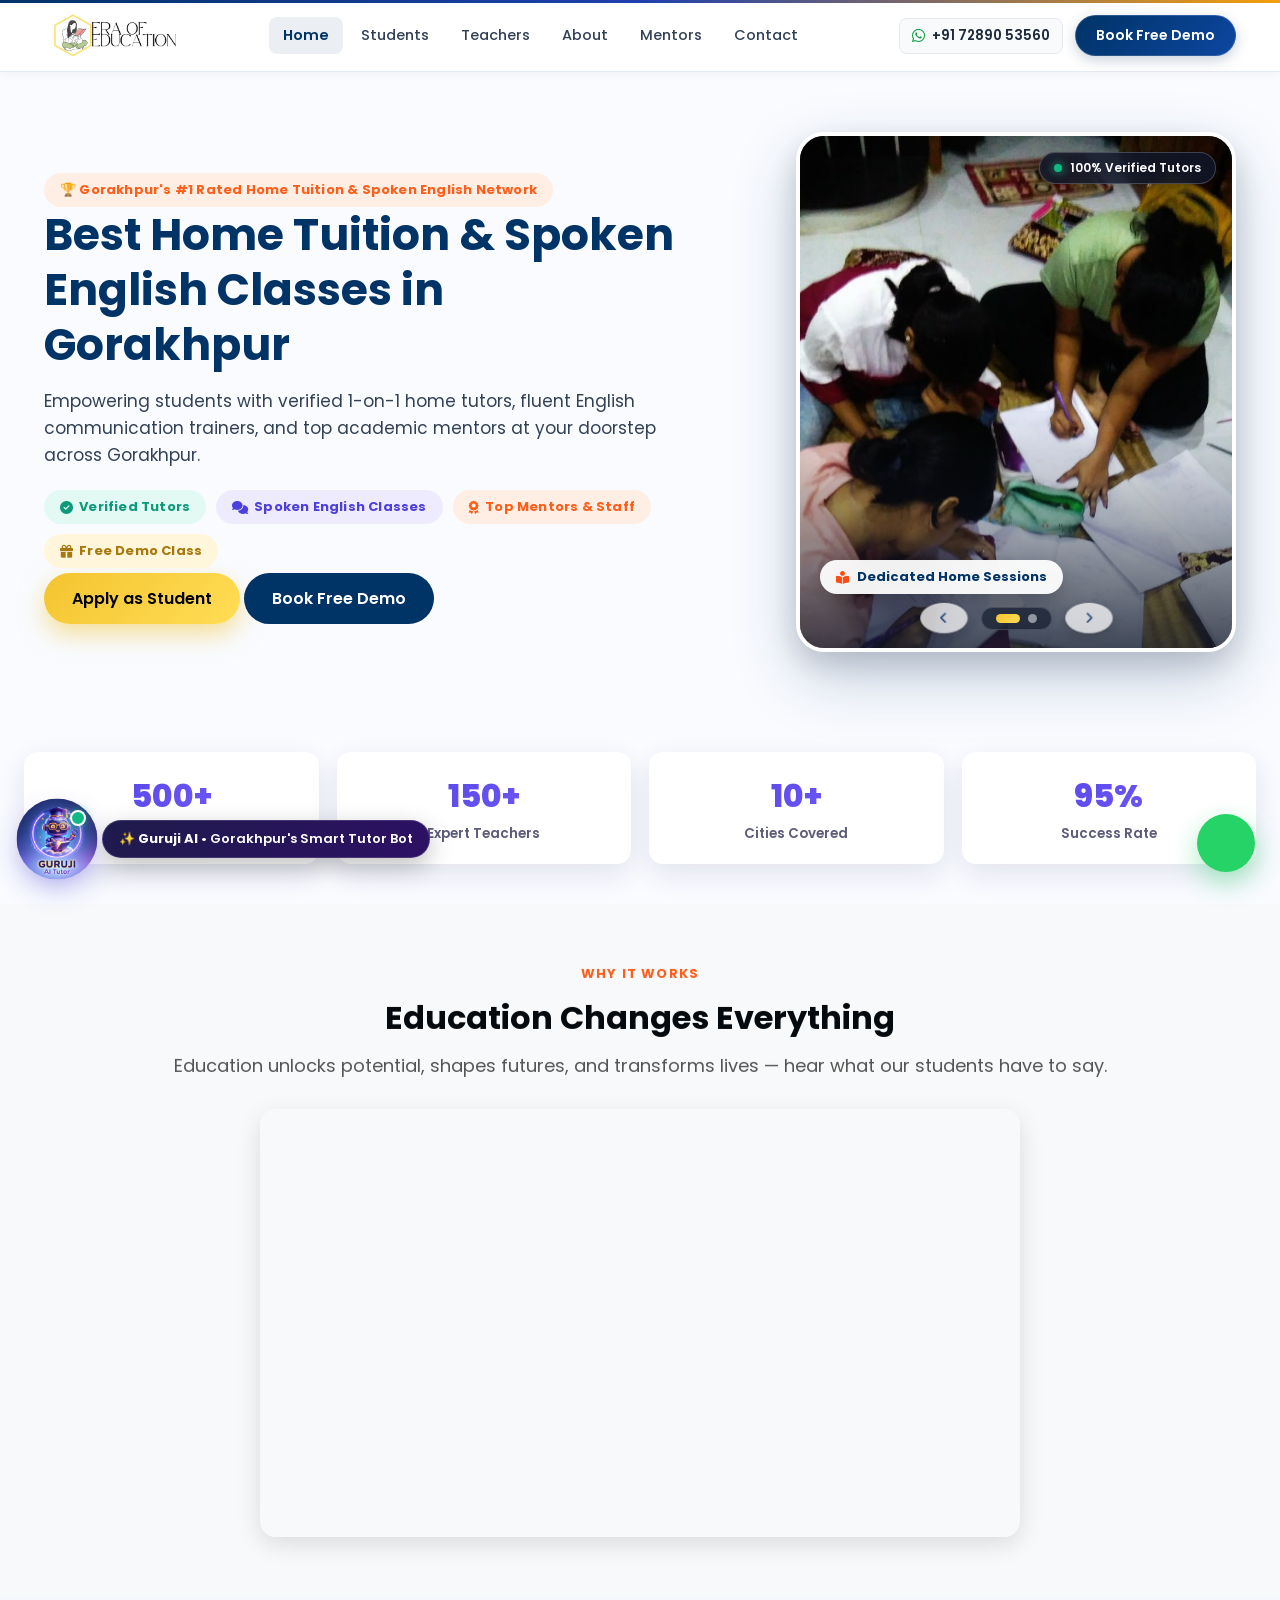
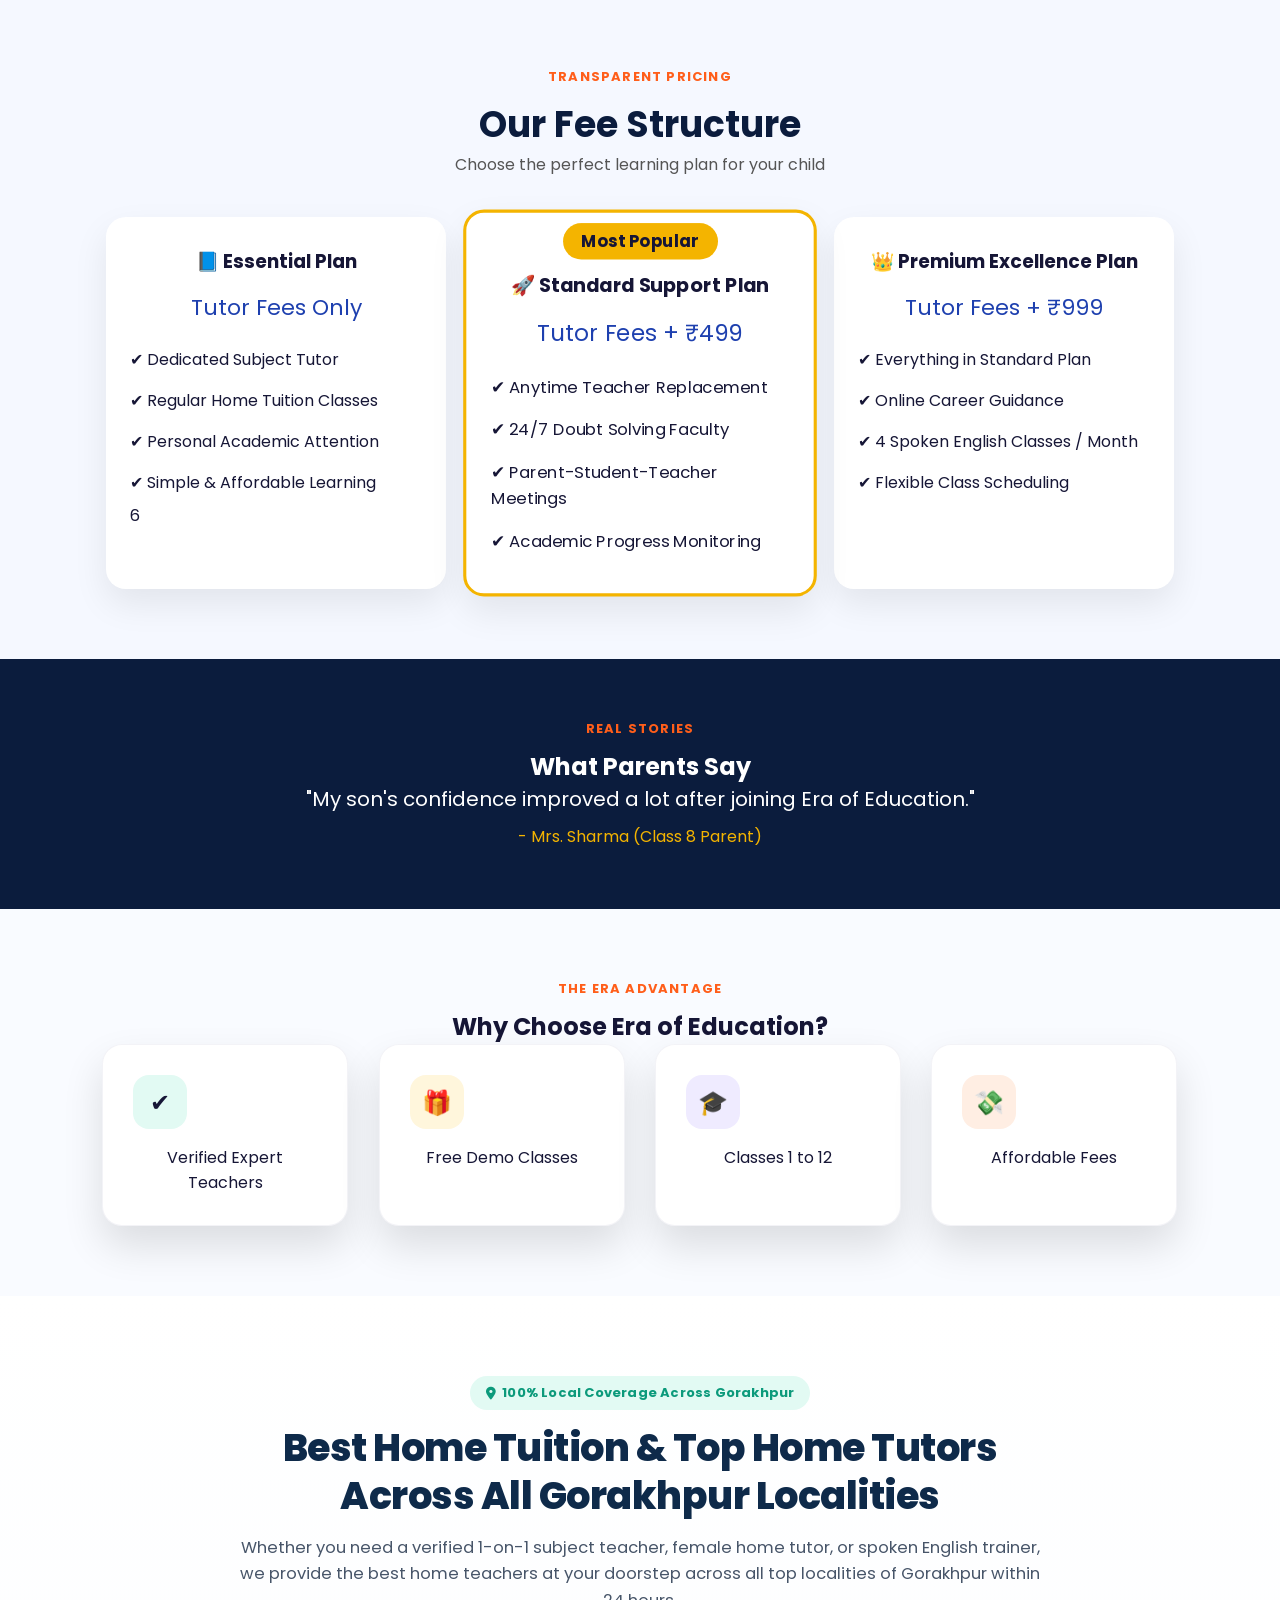
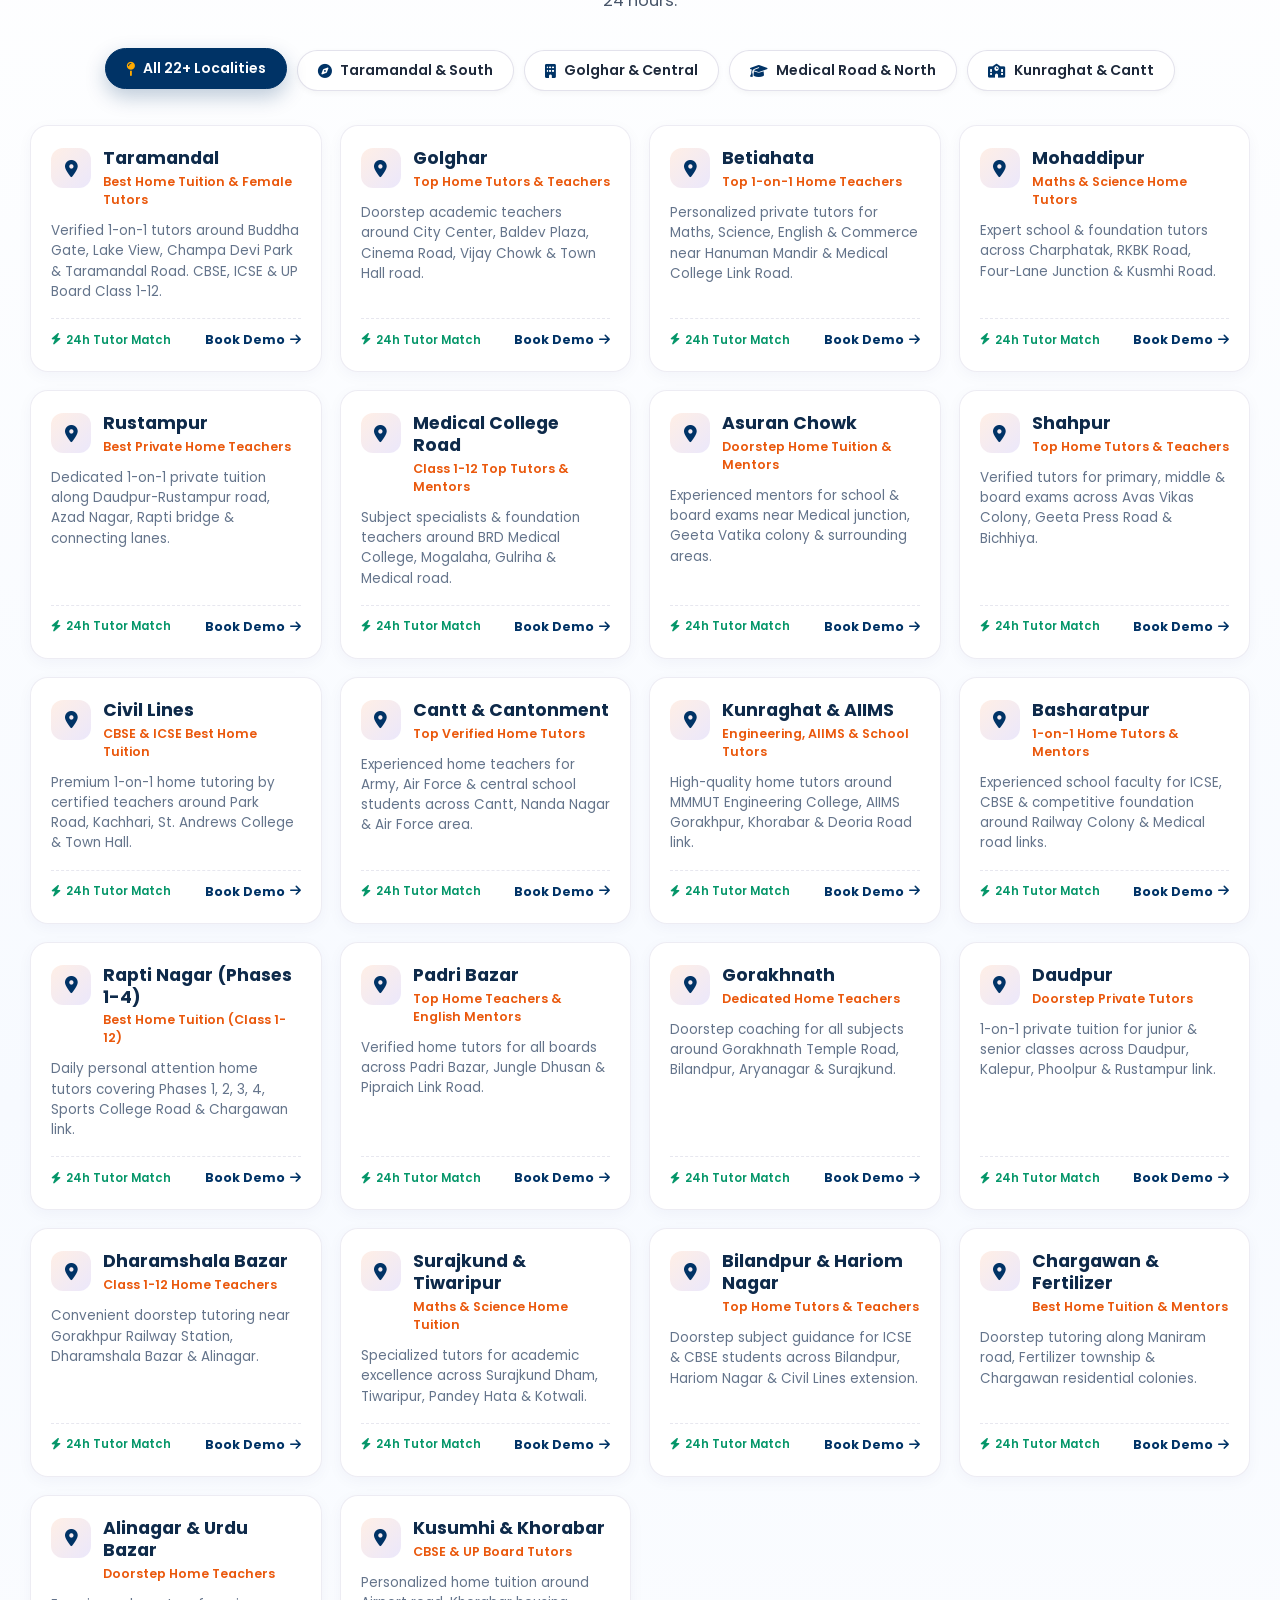
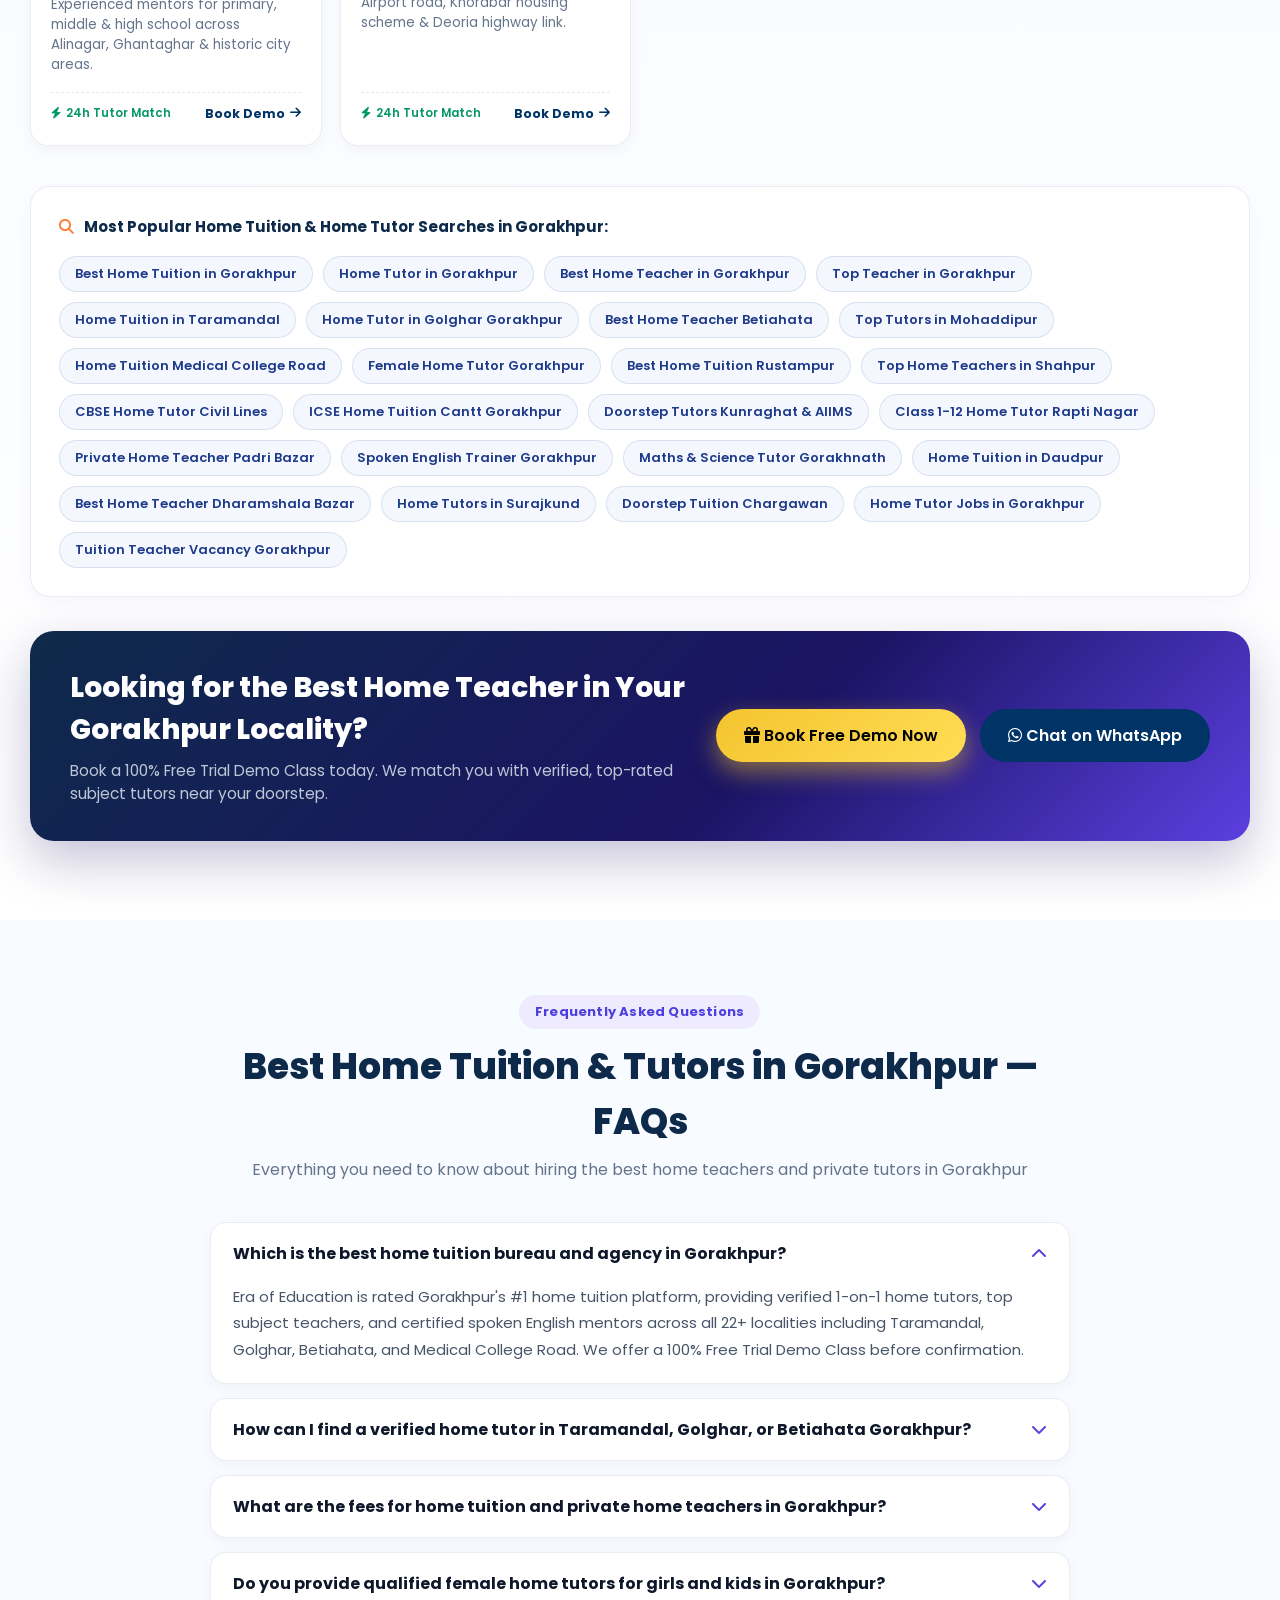
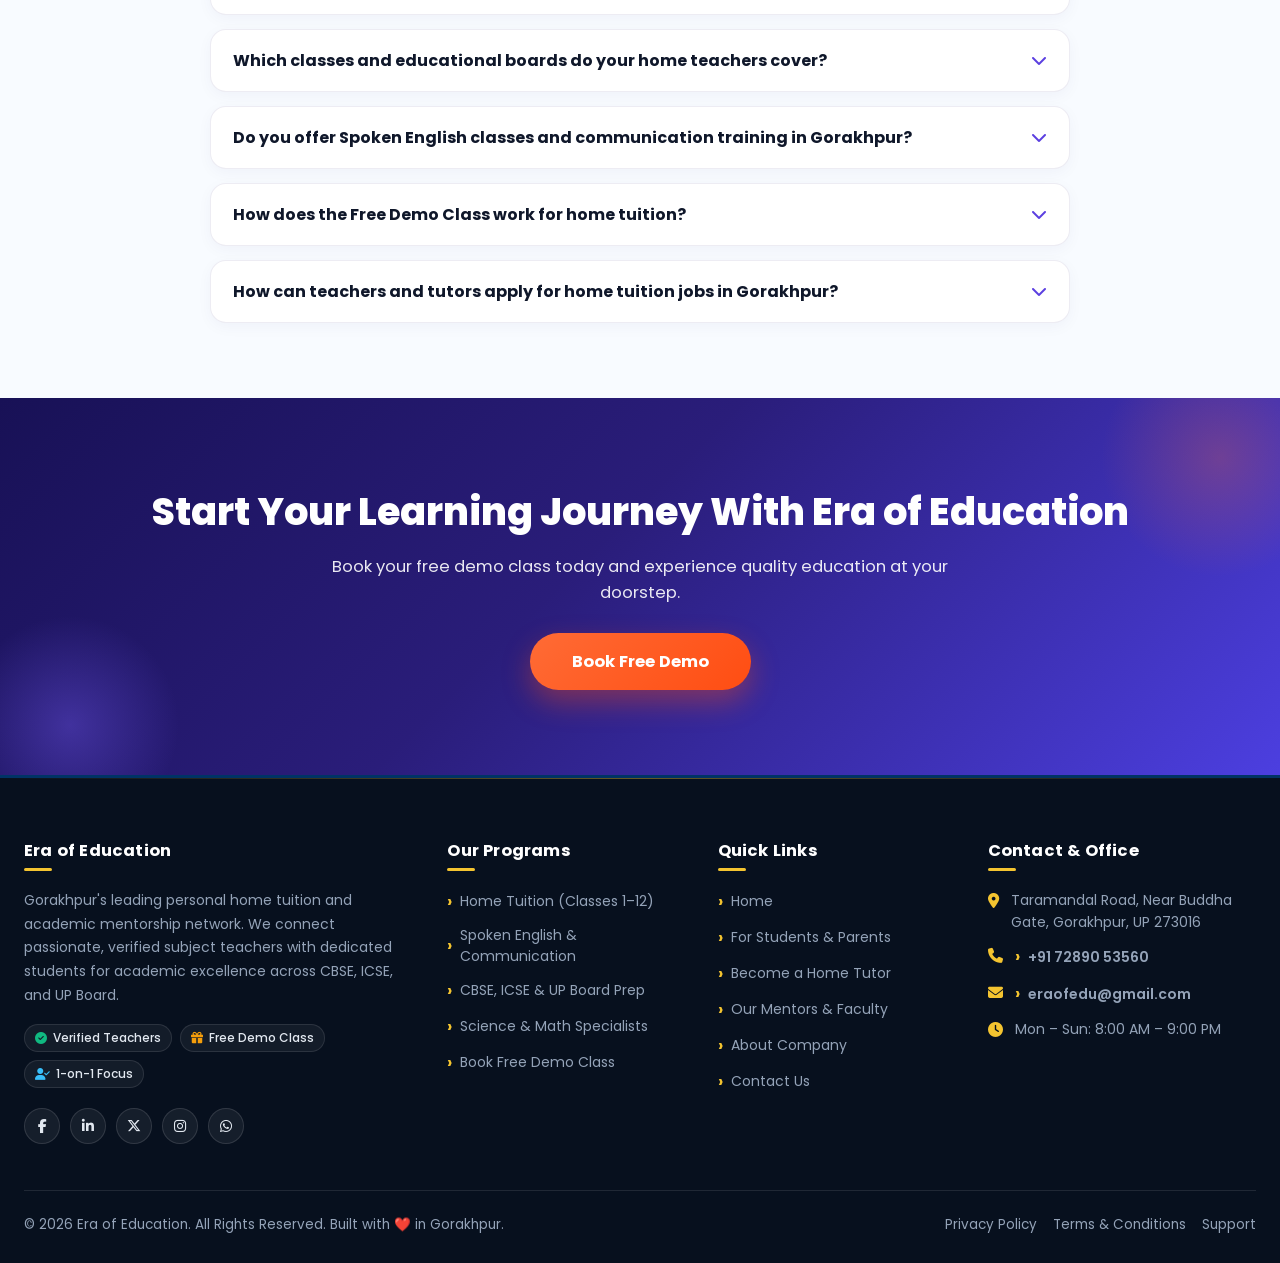
<file: index.html>
<!DOCTYPE html>
<html lang="en">
<head>
  <meta charset="UTF-8">
  <meta name="viewport" content="width=device-width, initial-scale=1.0">
  <title>Best Home Tuition in Gorakhpur | Top Home Tutors & Teachers | Era of Education</title>
  <meta name="description" content="Looking for the best home tuition in Gorakhpur? Era of Education provides top verified home tutors & teachers across Taramandal, Golghar, Betiahata & all areas. Book Free Demo!">
  <meta name="keywords" content="best home tuition in gorakhpur, home tutor in gorakhpur, home tuition in gorakhpur, best home teacher in gorakhpur, top teacher in gorakhpur, private tutor near me gorakhpur, home tuition taramandal, home tutor golghar, home tuition betiahata, female home tutor gorakhpur, cbse icse up board home tutor gorakhpur, spoken english trainer gorakhpur, tuition teacher jobs gorakhpur">
  <meta name="author" content="Era of Education">
  <meta name="robots" content="index, follow, max-image-preview:large, max-snippet:-1, max-video-preview:-1">
  <link rel="canonical" href="https://eraofeducation.in/">

  <!-- Geo / Local SEO Tags -->
  <meta name="geo.region" content="IN-UP">
  <meta name="geo.placename" content="Gorakhpur">
  <meta name="geo.position" content="26.7438;83.3988">
  <meta name="ICBM" content="26.7438, 83.3988">

  <!-- Open Graph / Facebook / WhatsApp -->
  <meta property="og:type" content="website">
  <meta property="og:url" content="https://eraofeducation.in/">
  <meta property="og:title" content="Best Home Tuition in Gorakhpur | Top Home Tutors & Teachers">
  <meta property="og:description" content="Looking for the best home tuition in Gorakhpur? Verified 1-on-1 home tutors across Taramandal, Golghar, Betiahata & all Gorakhpur areas. Book Free Demo!">
  <meta property="og:image" content="https://eraofeducation.in/images/Logo.PNG">
  <meta property="og:site_name" content="Era of Education">
  <meta property="og:locale" content="en_IN">

  <!-- Twitter Cards -->
  <meta name="twitter:card" content="summary_large_image">
  <meta name="twitter:url" content="https://eraofeducation.in/">
  <meta name="twitter:title" content="Best Home Tuition in Gorakhpur | Top Home Tutors & Teachers">
  <meta name="twitter:description" content="Looking for the best home tuition in Gorakhpur? Verified 1-on-1 home tutors across Taramandal, Golghar, Betiahata & all Gorakhpur areas.">
  <meta name="twitter:image" content="https://eraofeducation.in/images/Logo.PNG">

  <!-- Favicons for Google Search & All Browsers (Multiple-of-48px standard) -->
  <link rel="icon" type="image/png" sizes="48x48" href="https://eraofeducation.in/images/favicon-48x48.png">
  <link rel="icon" type="image/png" sizes="96x96" href="https://eraofeducation.in/images/favicon-96x96.png">
  <link rel="icon" type="image/png" sizes="144x144" href="https://eraofeducation.in/images/favicon-144x144.png">
  <link rel="icon" type="image/png" sizes="192x192" href="https://eraofeducation.in/images/favicon-192x192.png">
  <link rel="icon" type="image/png" sizes="512x512" href="https://eraofeducation.in/images/favicon-512x512.png">
  <link rel="icon" type="image/png" sizes="32x32" href="https://eraofeducation.in/images/favicon-32x32.png">
  <link rel="icon" type="image/png" sizes="16x16" href="https://eraofeducation.in/images/favicon-16x16.png">
  <link rel="shortcut icon" href="https://eraofeducation.in/favicon.ico">
  <link rel="apple-touch-icon" sizes="180x180" href="https://eraofeducation.in/images/apple-touch-icon.png">
  <link rel="manifest" href="site.webmanifest">

  <!-- Preconnect & Fonts -->
  <link rel="preconnect" href="https://fonts.googleapis.com">
  <link rel="preconnect" href="https://fonts.gstatic.com" crossorigin>
  <link href="https://fonts.googleapis.com/css2?family=Poppins:wght@400;600;700;800&family=Inter:wght@400;500;600;700&display=swap" rel="stylesheet">
  <link rel="stylesheet" href="css/theme.css?v=9.1">
  <link rel="stylesheet" href="css/style.css?v=9.1">
  <link rel="stylesheet" href="css/guruji.css?v=9.1">
  <link rel="stylesheet" href="https://cdnjs.cloudflare.com/ajax/libs/font-awesome/6.5.0/css/all.min.css">

  <!-- JSON-LD Structured Data for Google Rich Snippets -->
  <script type="application/ld+json">
{
  "@context": "https://schema.org",
  "@graph": [
    {
      "@type": [
        "EducationalOrganization",
        "LocalBusiness"
      ],
      "@id": "https://eraofeducation.in/#organization",
      "name": "Era of Education - Best Home Tuition & Home Tutors in Gorakhpur",
      "alternateName": [
        "Era of Education",
        "Best Home Tuition Gorakhpur",
        "Home Tutor Gorakhpur"
      ],
      "url": "https://eraofeducation.in/",
      "logo": {
        "@type": "ImageObject",
        "url": "https://eraofeducation.in/images/Logo.PNG",
        "width": 440,
        "height": 146
      },
      "image": "https://eraofeducation.in/images/ceo-founder.jpg",
      "description": "Gorakhpur's top home tuition and tutor bureau providing verified 1-on-1 home teachers, female home tutors, and Spoken English trainers across all 22+ localities of Gorakhpur for CBSE, ICSE, and UP Board (Classes 1-12).",
      "telephone": "+91-7289053560",
      "email": "eraofedu@gmail.com",
      "priceRange": "\u20b9\u20b9",
      "address": {
        "@type": "PostalAddress",
        "streetAddress": "Taramandal Road, Near Buddha Gate",
        "addressLocality": "Gorakhpur",
        "addressRegion": "Uttar Pradesh",
        "postalCode": "273016",
        "addressCountry": "IN"
      },
      "geo": {
        "@type": "GeoCoordinates",
        "latitude": "26.7438",
        "longitude": "83.3988"
      },
      "openingHoursSpecification": [
        {
          "@type": "OpeningHoursSpecification",
          "dayOfWeek": [
            "Monday",
            "Tuesday",
            "Wednesday",
            "Thursday",
            "Friday",
            "Saturday",
            "Sunday"
          ],
          "opens": "07:00",
          "closes": "21:00"
        }
      ],
      "founder": {
        "@type": "Person",
        "@id": "https://eraofeducation.in/#akash-sahani",
        "name": "Akash Sahani",
        "jobTitle": "Founder & CEO",
        "image": "https://eraofeducation.in/images/ceo-founder.jpg"
      },
      "knowsAbout": [
        "Best Home Tuition in Gorakhpur",
        "Home Tutor in Gorakhpur",
        "Best Home Teacher in Gorakhpur",
        "Top Teacher in Gorakhpur",
        "Private Home Tutors Near Me",
        "Female Home Tutor Gorakhpur",
        "CBSE Home Tuition",
        "ICSE Tuition Gorakhpur",
        "UP Board Home Tutor",
        "Spoken English Classes Gorakhpur",
        "Maths Science Home Tutor",
        "Tuition Teacher Jobs Gorakhpur"
      ],
      "hasOfferCatalog": {
        "@type": "OfferCatalog",
        "name": "Educational Services in Gorakhpur",
        "itemListElement": [
          {
            "@type": "Offer",
            "itemOffered": {
              "@type": "Service",
              "name": "1-on-1 Doorstep Home Tuition (Class 1-12)",
              "description": "Personalized home tuition by top verified teachers across all Gorakhpur localities."
            }
          },
          {
            "@type": "Offer",
            "itemOffered": {
              "@type": "Service",
              "name": "Spoken English & Communication Mastery Classes",
              "description": "Comprehensive English speaking, grammar, fluency, and personality development classes."
            }
          },
          {
            "@type": "Offer",
            "itemOffered": {
              "@type": "Service",
              "name": "Free Trial Demo Class",
              "description": "100% free home demo class to assess teaching quality before formal enrollment."
            }
          }
        ]
      },
      "aggregateRating": {
        "@type": "AggregateRating",
        "ratingValue": "4.9",
        "bestRating": "5",
        "worstRating": "1",
        "ratingCount": "520",
        "reviewCount": "485"
      },
      "areaServed": [
        {
          "@type": "City",
          "name": "Gorakhpur"
        },
        {
          "@type": "AdministrativeArea",
          "name": "Uttar Pradesh"
        },
        {
          "@type": "Place",
          "name": "Taramandal, Gorakhpur",
          "description": "Best home tuition, verified home tutors and top home teachers in Taramandal, Gorakhpur"
        },
        {
          "@type": "Place",
          "name": "Golghar, Gorakhpur",
          "description": "Best home tuition, verified home tutors and top home teachers in Golghar, Gorakhpur"
        },
        {
          "@type": "Place",
          "name": "Betiahata, Gorakhpur",
          "description": "Best home tuition, verified home tutors and top home teachers in Betiahata, Gorakhpur"
        },
        {
          "@type": "Place",
          "name": "Mohaddipur, Gorakhpur",
          "description": "Best home tuition, verified home tutors and top home teachers in Mohaddipur, Gorakhpur"
        },
        {
          "@type": "Place",
          "name": "Rustampur, Gorakhpur",
          "description": "Best home tuition, verified home tutors and top home teachers in Rustampur, Gorakhpur"
        },
        {
          "@type": "Place",
          "name": "Medical College Road, Gorakhpur",
          "description": "Best home tuition, verified home tutors and top home teachers in Medical College Road, Gorakhpur"
        },
        {
          "@type": "Place",
          "name": "Asuran Chowk, Gorakhpur",
          "description": "Best home tuition, verified home tutors and top home teachers in Asuran Chowk, Gorakhpur"
        },
        {
          "@type": "Place",
          "name": "Shahpur, Gorakhpur",
          "description": "Best home tuition, verified home tutors and top home teachers in Shahpur, Gorakhpur"
        },
        {
          "@type": "Place",
          "name": "Civil Lines, Gorakhpur",
          "description": "Best home tuition, verified home tutors and top home teachers in Civil Lines, Gorakhpur"
        },
        {
          "@type": "Place",
          "name": "Cantt & Cantonment, Gorakhpur",
          "description": "Best home tuition, verified home tutors and top home teachers in Cantt & Cantonment, Gorakhpur"
        },
        {
          "@type": "Place",
          "name": "Kunraghat & AIIMS, Gorakhpur",
          "description": "Best home tuition, verified home tutors and top home teachers in Kunraghat & AIIMS, Gorakhpur"
        },
        {
          "@type": "Place",
          "name": "Basharatpur, Gorakhpur",
          "description": "Best home tuition, verified home tutors and top home teachers in Basharatpur, Gorakhpur"
        },
        {
          "@type": "Place",
          "name": "Rapti Nagar (Phases 1-4), Gorakhpur",
          "description": "Best home tuition, verified home tutors and top home teachers in Rapti Nagar (Phases 1-4), Gorakhpur"
        },
        {
          "@type": "Place",
          "name": "Padri Bazar, Gorakhpur",
          "description": "Best home tuition, verified home tutors and top home teachers in Padri Bazar, Gorakhpur"
        },
        {
          "@type": "Place",
          "name": "Gorakhnath, Gorakhpur",
          "description": "Best home tuition, verified home tutors and top home teachers in Gorakhnath, Gorakhpur"
        },
        {
          "@type": "Place",
          "name": "Daudpur, Gorakhpur",
          "description": "Best home tuition, verified home tutors and top home teachers in Daudpur, Gorakhpur"
        },
        {
          "@type": "Place",
          "name": "Dharamshala Bazar, Gorakhpur",
          "description": "Best home tuition, verified home tutors and top home teachers in Dharamshala Bazar, Gorakhpur"
        },
        {
          "@type": "Place",
          "name": "Surajkund & Tiwaripur, Gorakhpur",
          "description": "Best home tuition, verified home tutors and top home teachers in Surajkund & Tiwaripur, Gorakhpur"
        },
        {
          "@type": "Place",
          "name": "Bilandpur & Hariom Nagar, Gorakhpur",
          "description": "Best home tuition, verified home tutors and top home teachers in Bilandpur & Hariom Nagar, Gorakhpur"
        },
        {
          "@type": "Place",
          "name": "Chargawan & Fertilizer, Gorakhpur",
          "description": "Best home tuition, verified home tutors and top home teachers in Chargawan & Fertilizer, Gorakhpur"
        },
        {
          "@type": "Place",
          "name": "Alinagar & Urdu Bazar, Gorakhpur",
          "description": "Best home tuition, verified home tutors and top home teachers in Alinagar & Urdu Bazar, Gorakhpur"
        },
        {
          "@type": "Place",
          "name": "Kusumhi & Khorabar, Gorakhpur",
          "description": "Best home tuition, verified home tutors and top home teachers in Kusumhi & Khorabar, Gorakhpur"
        }
      ],
      "sameAs": [
        "https://facebook.com/eraofeducation",
        "https://instagram.com/eraofeducation",
        "https://linkedin.com/company/eraofeducation"
      ]
    },
    {
      "@type": "Person",
      "@id": "https://eraofeducation.in/#akash-sahani",
      "name": "Akash Sahani",
      "alternateName": [
        "Akash Sahani Gorakhpur",
        "Akash Sahani Era of Education"
      ],
      "jobTitle": "Founder & CEO",
      "worksFor": {
        "@type": "Organization",
        "name": "Era of Education",
        "url": "https://eraofeducation.in/"
      },
      "founderOf": {
        "@type": "Organization",
        "name": "Era of Education",
        "url": "https://eraofeducation.in/"
      },
      "image": {
        "@type": "ImageObject",
        "url": "https://eraofeducation.in/images/ceo-founder.jpg",
        "caption": "Akash Sahani - Founder and CEO of Era of Education Gorakhpur"
      },
      "description": "Akash Sahani is the visionary Founder and CEO of Era of Education, Gorakhpur's top home tuition and educational mentorship network."
    },
    {
      "@type": "WebSite",
      "@id": "https://eraofeducation.in/#website",
      "url": "https://eraofeducation.in/",
      "name": "Era of Education - Best Home Tuition in Gorakhpur",
      "inLanguage": "en-IN"
    },
    {
      "@type": "FAQPage",
      "@id": "https://eraofeducation.in/#faq",
      "mainEntity": [
        {
          "@type": "Question",
          "name": "Which is the best home tuition bureau and agency in Gorakhpur?",
          "acceptedAnswer": {
            "@type": "Answer",
            "text": "Era of Education is rated Gorakhpur's #1 home tuition platform, providing verified 1-on-1 home tutors, top subject teachers, and certified spoken English mentors across all 22+ localities including Taramandal, Golghar, Betiahata, and Medical College Road. We offer a 100% Free Trial Demo Class before confirmation."
          }
        },
        {
          "@type": "Question",
          "name": "How can I find a verified home tutor in Taramandal, Golghar, or Betiahata Gorakhpur?",
          "acceptedAnswer": {
            "@type": "Answer",
            "text": "You can register on our website or call/WhatsApp +91 7289053560. We match your child with a qualified, background-verified tutor within 24 hours in any Gorakhpur locality with a free trial demo class."
          }
        },
        {
          "@type": "Question",
          "name": "What are the fees for home tuition and private home teachers in Gorakhpur?",
          "acceptedAnswer": {
            "@type": "Answer",
            "text": "Home tuition fees in Gorakhpur depend on class level, board (CBSE, ICSE, UP Board), and frequency of sessions. Primary classes generally start from \u20b92,000\u2013\u20b93,500/month, middle school \u20b93,500\u2013\u20b95,500/month, and high school/senior secondary \u20b95,500\u2013\u20b99,000/month. We provide completely transparent and customized plans."
          }
        },
        {
          "@type": "Question",
          "name": "Do you provide qualified female home tutors for girls and kids in Gorakhpur?",
          "acceptedAnswer": {
            "@type": "Answer",
            "text": "Yes, we have a dedicated pool of qualified, verified female home tutors and teachers available across all areas of Gorakhpur including Taramandal, Golghar, Rustampur, Shahpur, and Civil Lines for all subjects."
          }
        },
        {
          "@type": "Question",
          "name": "Which classes and educational boards do your home teachers cover?",
          "acceptedAnswer": {
            "@type": "Answer",
            "text": "Our tutors teach all classes from Class 1 to 12 across CBSE, ICSE, ISC, and UP Board (both English and Hindi medium), covering Mathematics, Science (Physics, Chemistry, Biology), English, Social Science, Hindi, and Commerce."
          }
        },
        {
          "@type": "Question",
          "name": "Do you offer Spoken English classes and communication training in Gorakhpur?",
          "acceptedAnswer": {
            "@type": "Answer",
            "text": "Yes! We provide 1-on-1 doorstep and online Spoken English coaching, public speaking, grammar mastery, and interview preparation for students, college graduates, and working professionals in Gorakhpur."
          }
        },
        {
          "@type": "Question",
          "name": "How does the Free Demo Class work for home tuition?",
          "acceptedAnswer": {
            "@type": "Answer",
            "text": "When you apply for home tuition, we schedule a free demo session at your home with an expert teacher matching your requirements. You observe the teaching methodology; only if 100% satisfied do you confirm."
          }
        },
        {
          "@type": "Question",
          "name": "How can teachers and tutors apply for home tuition jobs in Gorakhpur?",
          "acceptedAnswer": {
            "@type": "Answer",
            "text": "Passionate teachers, graduates, and post-graduates in Gorakhpur can register at https://eraofeducation.in/teacher.html. We provide verified student leads near your preferred localities with flexible hours and earnings of \u20b915,000\u2013\u20b945,000+ per month."
          }
        }
      ]
    }
  ]
}
</script>
<style id="index-master-styles">
/* ================================================================
   GORAKHPUR HYPERLOCAL SEO & COVERAGE LUXURY STYLES
   ================================================================ */
.local-coverage-section {
  padding: 80px 24px !important;
  background: linear-gradient(180deg, #ffffff 0%, #f7faff 50%, #ffffff 100%) !important;
  position: relative !important;
  overflow: hidden !important;
  width: 100% !important;
  box-sizing: border-box !important;
}
.local-container {
  max-width: 1220px !important;
  margin: 0 auto !important;
  width: 100% !important;
  box-sizing: border-box !important;
}
.local-header {
  text-align: center !important;
  max-width: 820px !important;
  margin: 0 auto 36px !important;
}
.local-header h2 {
  font-size: clamp(26px, 3.2vw, 38px) !important;
  color: #0E2A4A !important;
  font-weight: 800 !important;
  line-height: 1.25 !important;
  margin: 14px 0 16px !important;
  letter-spacing: -0.5px !important;
}
.local-header p {
  color: #475569 !important;
  font-size: 16.5px !important;
  line-height: 1.6 !important;
  margin: 0 !important;
}
.area-filter-pills {
  display: flex !important;
  gap: 10px !important;
  flex-wrap: wrap !important;
  justify-content: center !important;
  margin-bottom: 34px !important;
}
.area-pill {
  background: #ffffff !important;
  border: 1.5px solid rgba(27, 20, 100, 0.12) !important;
  color: #1e293b !important;
  font-weight: 600 !important;
  font-size: 14px !important;
  padding: 9px 20px !important;
  border-radius: 50px !important;
  cursor: pointer !important;
  display: inline-flex !important;
  align-items: center !important;
  gap: 8px !important;
  transition: all 0.25s ease !important;
  box-shadow: 0 2px 6px rgba(0, 0, 0, 0.04) !important;
}
.area-pill i {
  color: #003366 !important;
}
.area-pill:hover, .area-pill.active {
  background: #003366 !important;
  color: #ffffff !important;
  border-color: #003366 !important;
  transform: translateY(-2px) !important;
  box-shadow: 0 8px 20px rgba(0, 51, 102, 0.25) !important;
}
.area-pill.active i {
  color: #ffaa00 !important;
}
.locality-cards-grid {
  display: grid !important;
  grid-template-columns: repeat(auto-fill, minmax(260px, 1fr)) !important;
  gap: 18px !important;
  margin-bottom: 40px !important;
}
.locality-card-rich {
  background: #ffffff !important;
  border: 1.5px solid rgba(27, 20, 100, 0.08) !important;
  border-radius: 18px !important;
  padding: 22px 20px !important;
  box-shadow: 0 4px 15px rgba(27, 20, 100, 0.04) !important;
  transition: all 0.3s cubic-bezier(0.16, 1, 0.3, 1) !important;
  display: flex !important;
  flex-direction: column !important;
  justify-content: space-between !important;
  position: relative !important;
  overflow: hidden !important;
}
.locality-card-rich::before {
  content: "" !important;
  position: absolute !important;
  top: 0 !important;
  left: 0 !important;
  right: 0 !important;
  height: 3.5px !important;
  background: linear-gradient(90deg, #ff7a30, #5b3fe0) !important;
  opacity: 0 !important;
  transition: opacity 0.3s ease !important;
}
.locality-card-rich:hover {
  transform: translateY(-5px) !important;
  border-color: rgba(91, 63, 224, 0.35) !important;
  box-shadow: 0 14px 30px rgba(27, 20, 100, 0.12) !important;
}
.locality-card-rich:hover::before {
  opacity: 1 !important;
}
.loc-top {
  display: flex !important;
  align-items: flex-start !important;
  gap: 12px !important;
  margin-bottom: 12px !important;
}
.loc-icon-wrap {
  width: 40px !important;
  height: 40px !important;
  border-radius: 12px !important;
  background: linear-gradient(135deg, rgba(255, 122, 48, 0.12), rgba(91, 63, 224, 0.12)) !important;
  color: #003366 !important;
  display: flex !important;
  align-items: center !important;
  justify-content: center !important;
  font-size: 17px !important;
  flex-shrink: 0 !important;
  transition: all 0.25s ease !important;
}
.locality-card-rich:hover .loc-icon-wrap {
  background: linear-gradient(135deg, #ff7a30, #ff944d) !important;
  color: #ffffff !important;
}
.loc-info h3 {
  font-size: 17.5px !important;
  font-weight: 700 !important;
  color: #0E2A4A !important;
  margin: 0 0 3px !important;
  line-height: 1.25 !important;
}
.loc-info .loc-tagline {
  font-size: 12.5px !important;
  font-weight: 600 !important;
  color: #ea580c !important;
  display: block !important;
}
.loc-desc {
  font-size: 13.5px !important;
  color: #64748b !important;
  line-height: 1.5 !important;
  margin: 0 0 16px !important;
}
.loc-footer {
  display: flex !important;
  align-items: center !important;
  justify-content: space-between !important;
  border-top: 1px dashed rgba(27, 20, 100, 0.1) !important;
  padding-top: 12px !important;
  margin-top: auto !important;
}
.loc-coverage-badge {
  font-size: 11.5px !important;
  font-weight: 600 !important;
  color: #059669 !important;
  display: inline-flex !important;
  align-items: center !important;
  gap: 5px !important;
}
.loc-btn {
  font-size: 12.5px !important;
  font-weight: 700 !important;
  color: #003366 !important;
  text-decoration: none !important;
  display: inline-flex !important;
  align-items: center !important;
  gap: 5px !important;
  transition: color 0.2s ease, transform 0.2s ease !important;
}
.loc-btn:hover {
  color: #ff7a30 !important;
  transform: translateX(3px) !important;
}

/* Hyperlocal Keyword Cloud */
.seo-keyword-cloud-box {
  background: #ffffff !important;
  border-radius: 20px !important;
  padding: 28px !important;
  border: 1px solid rgba(27, 20, 100, 0.08) !important;
  box-shadow: 0 6px 20px rgba(27, 20, 100, 0.03) !important;
  margin-bottom: 34px !important;
}
.keyword-cloud-header {
  display: flex !important;
  align-items: center !important;
  gap: 10px !important;
  margin-bottom: 18px !important;
  font-weight: 700 !important;
  font-size: 15px !important;
  color: #0E2A4A !important;
}
.keyword-cloud-header i {
  color: #ff7a30 !important;
}
.keyword-tags {
  display: flex !important;
  flex-wrap: wrap !important;
  gap: 10px !important;
}
.kw-tag {
  background: #f4f8fe !important;
  color: #1e3a8a !important;
  border: 1px solid rgba(30, 58, 138, 0.12) !important;
  padding: 7px 15px !important;
  border-radius: 50px !important;
  font-size: 13px !important;
  font-weight: 600 !important;
  text-decoration: none !important;
  transition: all 0.2s ease !important;
  display: inline-block !important;
}
.kw-tag:hover {
  background: #1e3a8a !important;
  color: #ffffff !important;
  border-color: #1e3a8a !important;
  transform: translateY(-2px) !important;
  box-shadow: 0 4px 12px rgba(30, 58, 138, 0.2) !important;
}

/* Local CTA Banner */
.local-cta-banner {
  background: linear-gradient(135deg, #0e2a4a 0%, #1b1464 60%, #5b3fe0 100%) !important;
  border-radius: 24px !important;
  padding: 36px 40px !important;
  display: flex !important;
  align-items: center !important;
  justify-content: space-between !important;
  gap: 30px !important;
  color: #ffffff !important;
  box-shadow: 0 20px 50px rgba(27, 20, 100, 0.25) !important;
}
.local-cta-text h3 {
  font-size: clamp(20px, 2.4vw, 28px) !important;
  font-weight: 800 !important;
  margin: 0 0 8px !important;
  color: #ffffff !important;
}
.local-cta-text p {
  font-size: 15.5px !important;
  opacity: 0.92 !important;
  margin: 0 !important;
  max-width: 620px !important;
  color: #cbd5e1 !important;
}
.local-cta-actions {
  display: flex !important;
  gap: 14px !important;
  flex-shrink: 0 !important;
  flex-wrap: wrap !important;
}

/* FAQ SECTION LUXURY STYLES */
.faq-section {
  padding: 75px 24px !important;
  background: #f8fbff !important;
}
.faq-container {
  max-width: 860px !important;
  margin: 0 auto !important;
}
.faq-header {
  text-align: center !important;
  margin-bottom: 40px !important;
}
.faq-header h2 {
  font-size: clamp(26px, 3.2vw, 36px) !important;
  color: #0E2A4A !important;
  font-weight: 800 !important;
  margin: 10px 0 8px !important;
}
.faq-header p {
  color: #64748b !important;
  font-size: 16px !important;
  margin: 0 !important;
}
.faq-list {
  display: flex !important;
  flex-direction: column !important;
  gap: 14px !important;
}
.faq-item {
  background: #ffffff !important;
  border-radius: 16px !important;
  border: 1px solid rgba(27, 20, 100, 0.08) !important;
  box-shadow: 0 4px 15px rgba(27, 20, 100, 0.04) !important;
  overflow: hidden !important;
  transition: box-shadow .25s ease, border-color .25s ease !important;
}
.faq-item:hover {
  box-shadow: 0 8px 24px rgba(27, 20, 100, 0.08) !important;
  border-color: rgba(76, 63, 224, 0.25) !important;
}
.faq-question {
  width: 100% !important;
  padding: 18px 22px !important;
  background: none !important;
  border: none !important;
  text-align: left !important;
  font-size: 16px !important;
  font-weight: 700 !important;
  color: #0f172a !important;
  display: flex !important;
  justify-content: space-between !important;
  align-items: center !important;
  cursor: pointer !important;
  font-family: inherit !important;
  gap: 16px !important;
}
.faq-question span {
  flex: 1 !important;
}
.faq-question i {
  font-size: 16px !important;
  color: #5b3fe0 !important;
  transition: transform 0.3s ease !important;
  flex-shrink: 0 !important;
}
.faq-item.active .faq-question i {
  transform: rotate(180deg) !important;
}
.faq-answer {
  max-height: 0 !important;
  overflow: hidden !important;
  transition: max-height 0.35s ease, padding 0.35s ease !important;
  padding: 0 22px !important;
  color: #475569 !important;
  font-size: 15px !important;
  line-height: 1.75 !important;
}
.faq-item.active .faq-answer {
  max-height: 300px !important;
  padding: 0 22px 20px !important;
}

@media (max-width: 900px) {
  .local-cta-banner {
    flex-direction: column !important;
    text-align: center !important;
    padding: 30px 24px !important;
  }
  .local-cta-text p {
    margin-left: auto !important;
    margin-right: auto !important;
  }
  .local-cta-actions {
    justify-content: center !important;
    width: 100% !important;
  }
}
@media (max-width: 600px) {
  .local-coverage-section {
    padding: 55px 16px !important;
  }
  .locality-cards-grid {
    grid-template-columns: 1fr !important;
    gap: 14px !important;
  }
  .seo-keyword-cloud-box {
    padding: 20px 16px !important;
  }
  .faq-question {
    font-size: 14.5px !important;
    padding: 16px 18px !important;
  }
}


/* ================================================================
   ULTRA DEVICE-FRIENDLY & RESPONSIVE MASTER SYSTEM
   Phones (320-480px), Tablets (600-900px), Laptops & Desktops
   ================================================================ */
html, body {
  max-width: 100vw !important;
  overflow-x: hidden !important;
  width: 100% !important;
  -webkit-text-size-adjust: 100% !important;
  box-sizing: border-box !important;
}
*, *::before, *::after {
  box-sizing: border-box !important;
}

/* Base Mobile Form inputs fix (no iOS auto-zoom) */
@media (max-width: 768px) {
  input, select, textarea {
    font-size: 16px !important;
    max-width: 100% !important;
  }
}

/* Site Header & Mobile Nav */
@media (max-width: 768px) {
  .site-header {
    padding: 10px 16px !important;
  }
  .logo img {
    max-height: 38px !important;
    width: auto !important;
  }
  .nav-actions .nav-phone span {
    display: none !important;
  }
}

/* Homepage Hero Responsive */
@media (max-width: 900px) {
  .hero {
    padding: 45px 16px 50px !important;
    flex-direction: column !important;
    text-align: center !important;
    gap: 32px !important;
  }
  .hero-text {
    align-items: center !important;
    text-align: center !important;
    width: 100% !important;
  }
  .hero-text h1 {
    font-size: clamp(26px, 6vw, 38px) !important;
    line-height: 1.22 !important;
  }
  .hero-text p {
    font-size: 15px !important;
    margin-left: auto !important;
    margin-right: auto !important;
    max-width: 540px !important;
  }
  .hero-badges {
    justify-content: center !important;
  }
  .hero-buttons {
    justify-content: center !important;
    display: flex !important;
    flex-wrap: wrap !important;
    gap: 12px !important;
    width: 100% !important;
  }
  .hero-buttons .btn {
    width: 100% !important;
    max-width: 320px !important;
    justify-content: center !important;
  }
  .hero-image {
    justify-content: center !important;
    width: 100% !important;
  }
  .hero-slider-wrapper {
    max-width: 100% !important;
    height: 350px !important;
    border-radius: 20px !important;
  }
}
@media (max-width: 480px) {
  .hero-slider-wrapper {
    height: 290px !important;
  }
}

/* Student & Teacher Hero Sections Device-Friendly */
@media (max-width: 960px) {
  .s-hero, .t-hero {
    padding: 45px 16px 55px !important;
  }
  .s-hero-container, .t-hero-container {
    grid-template-columns: 1fr !important;
    gap: 32px !important;
    text-align: center !important;
    max-width: 100% !important;
  }
  .s-hero-text, .t-hero-text {
    align-items: center !important;
    text-align: center !important;
    width: 100% !important;
  }
  .s-hero-text h1, .t-hero-text h1 {
    font-size: clamp(25px, 5.8vw, 36px) !important;
    line-height: 1.25 !important;
  }
  .s-hero-text p, .t-hero-text p {
    font-size: 15px !important;
    text-align: center !important;
    margin-left: auto !important;
    margin-right: auto !important;
    max-width: 520px !important;
  }
  .s-hero-badges, .t-hero-badges {
    justify-content: center !important;
    gap: 8px !important;
  }
  .s-hero-img, .t-hero-img {
    justify-content: center !important;
    width: 100% !important;
  }
  .hero-card-frame {
    max-width: 440px !important;
    width: 100% !important;
  }
}
@media (max-width: 600px) {
  .hero-card-frame {
    max-width: 100% !important;
  }
  .hero-float-badge.badge-bottom-left {
    bottom: 8px !important;
    left: 8px !important;
  }
  .hero-float-badge.badge-top-right {
    top: 8px !important;
    right: 8px !important;
  }
  .hero-float-badge {
    padding: 5px 10px !important;
    gap: 6px !important;
  }
  .hero-float-badge .badge-icon {
    font-size: 15px !important;
  }
  .hero-float-badge strong {
    font-size: 11px !important;
  }
  .hero-float-badge small {
    font-size: 9.5px !important;
  }
}
@media (max-width: 380px) {
  .hero-float-badge {
    display: none !important;
  }
}

/* Local Coverage Section Device-Friendly */
@media (max-width: 768px) {
  .local-coverage-section {
    padding: 50px 16px !important;
  }
  .local-header h2 {
    font-size: clamp(23px, 5.2vw, 30px) !important;
  }
  .local-header p {
    font-size: 14.5px !important;
  }
  /* App-style smooth horizontal scrolling filter pills */
  .area-filter-pills {
    display: flex !important;
    flex-wrap: nowrap !important;
    overflow-x: auto !important;
    -webkit-overflow-scrolling: touch !important;
    justify-content: flex-start !important;
    padding: 4px 6px 14px !important;
    margin: 0 -16px 22px !important;
    scrollbar-width: none !important;
  }
  .area-filter-pills::-webkit-scrollbar {
    display: none !important;
  }
  .area-pill {
    flex-shrink: 0 !important;
    white-space: nowrap !important;
    font-size: 13px !important;
    padding: 7px 15px !important;
  }
  .locality-cards-grid {
    grid-template-columns: 1fr !important;
    gap: 12px !important;
  }
  .locality-card-rich {
    padding: 16px 14px !important;
    border-radius: 14px !important;
  }
  .loc-info h3 {
    font-size: 16px !important;
  }
  .loc-desc {
    font-size: 13px !important;
    margin-bottom: 12px !important;
  }
  .seo-keyword-cloud-box {
    padding: 18px 14px !important;
    border-radius: 16px !important;
  }
  .keyword-cloud-header {
    font-size: 14px !important;
    margin-bottom: 12px !important;
  }
  .kw-tag {
    font-size: 12px !important;
    padding: 5px 12px !important;
  }
  .local-cta-banner {
    padding: 24px 18px !important;
    text-align: center !important;
    flex-direction: column !important;
    gap: 20px !important;
    border-radius: 18px !important;
  }
  .local-cta-text h3 {
    font-size: 20px !important;
  }
  .local-cta-text p {
    font-size: 14px !important;
  }
  .local-cta-actions {
    width: 100% !important;
    flex-direction: column !important;
    gap: 10px !important;
  }
  .local-cta-actions .btn {
    width: 100% !important;
    justify-content: center !important;
  }
}

/* FAQ Accordion Device-Friendly */
@media (max-width: 768px) {
  .faq-section {
    padding: 50px 16px !important;
  }
  .faq-header h2 {
    font-size: clamp(23px, 5vw, 30px) !important;
  }
  .faq-question {
    font-size: 14.5px !important;
    padding: 15px 16px !important;
    min-height: 46px !important;
  }
  .faq-answer {
    font-size: 13.5px !important;
    line-height: 1.6 !important;
  }
  .faq-item.active .faq-answer {
    padding: 0 16px 16px !important;
  }
}

/* Grid & Layout General Device-Friendly */
@media (max-width: 768px) {
  .stats-grid, .pricing-grid, .feature-grid, .testimonial-grid {
    grid-template-columns: 1fr !important;
    gap: 16px !important;
  }
}

</style>
</head>
<body>

<header class="site-header" id="siteHeader">
  <div class="nav-container">
    <a href="index.html" class="logo" aria-label="Era of Education Home">
      <img src="images/Logo.PNG" alt="Era of Education Logo">
    </a>

    <nav class="nav-links" id="navLinks">
      <a href="index.html" class="active">Home</a>
      <a href="student.html">Students</a>
      <a href="teacher.html">Teachers</a>
      <a href="about.html">About</a>
      <a href="team.html">Mentors</a>
      <a href="contact.html">Contact</a>
      <div class="nav-mobile-action">
        <a href="demo.html" class="nav-mobile-cta">Book Free Demo</a>
        <a href="https://wa.me/917289053560" target="_blank" rel="noopener noreferrer" class="nav-mobile-wa">
          <i class="fa-brands fa-whatsapp"></i> WhatsApp Helpline
        </a>
      </div>
    </nav>

    <div class="nav-actions">
      <a href="https://wa.me/917289053560" target="_blank" rel="noopener noreferrer" class="nav-phone" title="WhatsApp Helpline Gorakhpur">
        <i class="fa-brands fa-whatsapp"></i>
        <span>+91 72890 53560</span>
      </a>
      <a href="demo.html" class="nav-cta">Book Free Demo</a>
      <button class="menu-toggle" id="menuToggle" aria-label="Toggle navigation menu">
        <span></span><span></span><span></span>
      </button>
    </div>
  </div>
</header>

<section class="hero">
  <div class="hero-text reveal">
    <span class="pill-badge pill-orange">🏆 Gorakhpur's #1 Rated Home Tuition & Spoken English Network</span>
    <h1>Best Home Tuition & Spoken English Classes in Gorakhpur</h1>
    <p>Empowering students with verified 1-on-1 home tutors, fluent English communication trainers, and top academic mentors at your doorstep across Gorakhpur.</p>

    <div class="hero-badges" style="display:flex;gap:10px;flex-wrap:wrap;margin:18px 0;">
      <span class="pill-badge pill-teal"><i class="fa-solid fa-circle-check"></i> Verified Tutors</span>
      <span class="pill-badge pill-purple"><i class="fa-solid fa-comments"></i> Spoken English Classes</span>
      <span class="pill-badge pill-orange"><i class="fa-solid fa-award"></i> Top Mentors & Staff</span>
      <span class="pill-badge pill-yellow"><i class="fa-solid fa-gift"></i> Free Demo Class</span>
    </div>

    <div class="hero-buttons">
      <a href="student.html" class="btn primary">Apply as Student</a>
      <a href="demo.html" class="btn secondary">Book Free Demo</a>
    </div>
  </div>

  <div class="hero-image reveal reveal-delay-2">
    <div class="hero-slider-wrapper float" id="heroSlider" aria-label="Era of Education Learning Sessions">
      <div class="hero-slider-track">
        <div class="hero-slide active" data-index="0">
          <img src="images/hero-group-study-1.jpeg" alt="Students studying together in 1-on-1 and home group tuition" loading="eager">
          <div class="hero-slide-caption">
            <span class="hero-caption-pill"><i class="fa-solid fa-book-open-reader"></i> Dedicated Home Sessions</span>
          </div>
        </div>
        <div class="hero-slide" data-index="1">
          <img src="images/hero-group-study-2.jpeg" alt="Interactive group study and project guidance with verified mentors" loading="lazy">
          <div class="hero-slide-caption">
            <span class="hero-caption-pill"><i class="fa-solid fa-users"></i> Interactive Group Learning</span>
          </div>
        </div>
      </div>

      <!-- Navigation buttons & dots -->
      <div class="hero-slider-nav">
        <button class="hero-nav-btn prev-btn" id="heroPrevBtn" aria-label="Previous image"><i class="fa-solid fa-chevron-left"></i></button>
        <div class="hero-slider-dots" id="heroDots">
          <button class="hero-dot active" data-slide="0" aria-label="Go to slide 1"></button>
          <button class="hero-dot" data-slide="1" aria-label="Go to slide 2"></button>
        </div>
        <button class="hero-nav-btn next-btn" id="heroNextBtn" aria-label="Next image"><i class="fa-solid fa-chevron-right"></i></button>
      </div>

      <!-- Floating Trust Badge -->
      <div class="hero-floating-tag">
        <span class="live-dot"></span>
        <span>100% Verified Tutors</span>
      </div>
    </div>
  </div>
</section>
<a href="https://wa.me/917289053560?text=Hello%20Era%20of%20Education%20Team%20👋%0A%0AI%20am%20interested%20in%20your%20home%20tuition%20and%20Spoken%20English%20services.%0A%0APlease%20guide%20me%20about:%0A1)%20Student%20Admission%0A2)%20Free%20Demo%20Class%0A3)%20Teacher%20Registration%0A4)%20Fees%20Details%0A%0AThank%20You!"
   class="whatsapp-float"
   target="_blank" rel="noopener noreferrer">
  <img src="images/whatsapp.svg" alt="WhatsApp Chat">
</a>

<!-- Stats Strip -->
<section class="section-pad" style="padding-top:40px;padding-bottom:40px;">
  <div class="container-xl reveal stats-grid">
    <div class="stat-card">
      <div class="stat-num" data-count="500" data-suffix="+">0</div>
      <div class="stat-label">Happy Students</div>
    </div>
    <div class="stat-card">
      <div class="stat-num" data-count="150" data-suffix="+">0</div>
      <div class="stat-label">Expert Teachers</div>
    </div>
    <div class="stat-card">
      <div class="stat-num" data-count="10" data-suffix="+">0</div>
      <div class="stat-label">Cities Covered</div>
    </div>
    <div class="stat-card">
      <div class="stat-num" data-count="95" data-suffix="%">0</div>
      <div class="stat-label">Success Rate</div>
    </div>
  </div>
</section>

<section id="education-testimonial" class="video-testimonial-section">
  <div class="container reveal">
    <span class="eyebrow center" style="display:block;">Why It Works</span>
    <h2 class="section-title">Education Changes Everything</h2>
    <p class="section-subtitle">Education unlocks potential, shapes futures, and transforms lives — hear what our students have to say.</p>

    <div class="video-wrapper">
      <iframe 
        width="560" 
        height="315" 
        src="https://www.youtube.com/embed/Mov5Ae78fKE" 
        title="Student Testimonial - Era of Education" 
        frameborder="0" 
        allow="accelerometer; autoplay; clipboard-write; encrypted-media; gyroscope; picture-in-picture" 
        allowfullscreen>
      </iframe>
    </div>
  </div>
</section>
<!-- Tuition Pricing Section -->
  <section class="pricing-section" id="pricing">
  <div class="pricing-container animate">

    <span class="eyebrow center" style="display:block;">Transparent Pricing</span>
    <h2 class="section-title">Our Fee Structure</h2>
    <p class="section-subtitle">Choose the perfect learning plan for your child</p>

    <div class="pricing-grid">

      <!-- Essential -->
      <div class="pricing-card">
        <h3>📘 Essential Plan</h3>
        <p class="price">Tutor Fees Only</p>
        <ul>
          <li>✔ Dedicated Subject Tutor</li>
          <li>✔ Regular Home Tuition Classes</li>
          <li>✔ Personal Academic Attention</li>
          <li>✔ Simple & Affordable Learning</li>6
        </ul>
         
      </div>

      <!-- Popular -->
      <div class="pricing-card popular">
        <span class="badge">Most Popular</span>
        <h3>🚀 Standard Support Plan</h3>
        <p class="price">Tutor Fees + ₹499</p>
        <ul>
          <li>✔ Anytime Teacher Replacement</li>
          <li>✔ 24/7 Doubt Solving Faculty</li>
          <li>✔ Parent-Student-Teacher Meetings</li>
          <li>✔ Academic Progress Monitoring</li>
        </ul>
        
      </div>

      <!-- Premium -->
      <div class="pricing-card">
        <h3>👑 Premium Excellence Plan</h3>
        <p class="price">Tutor Fees + ₹999</p>
        <ul>
          <li>✔ Everything in Standard Plan</li>
          <li>✔ Online Career Guidance</li>
          <li>✔ 4 Spoken English Classes / Month</li>
          <li>✔ Flexible Class Scheduling</li>
        </ul>
         
      </div>

    </div>

     

  </div>
</section>

<!-- Testimonials -->
<section class="testimonial-section animate">
  <span class="eyebrow center" style="display:block;">Real Stories</span>
  <h2>What Parents Say</h2>

  <div class="testimonial-slider" id="slider">
    <div class="testimonial active">
      "My son's confidence improved a lot after joining Era of Education."
      <span>- Mrs. Sharma (Class 8 Parent)</span>
    </div>

    <div class="testimonial">
      "Very professional teachers and great support system."
      <span>- Mr. Verma (Class 10 Parent)</span>
    </div>

    <div class="testimonial">
      "Best home tuition service in Gorakhpur."
      <span>- Mrs. Gupta</span>
    </div>
  </div>
</section>
 
 
<section class="features">
  <span class="eyebrow center" style="display:block;">The Era Advantage</span>
  <h2>Why Choose Era of Education?</h2>
  <div class="feature-grid">
    <div class="card icon-card reveal"><div class="icon-circle" style="background:#E2FAF3;">✔</div>Verified Expert Teachers</div>
    <div class="card icon-card reveal reveal-delay-1"><div class="icon-circle" style="background:#FFF6DC;">🎁</div>Free Demo Classes</div>
    <div class="card icon-card reveal reveal-delay-2"><div class="icon-circle" style="background:#EFEBFF;">🎓</div>Classes 1 to 12</div>
    <div class="card icon-card reveal reveal-delay-3"><div class="icon-circle" style="background:#FFEEE3;">💸</div>Affordable Fees</div>
  </div>
</section>

<!-- Local SEO Coverage: Popular Localities in Gorakhpur -->
<!-- GORAKHPUR LOCALITIES SEO HUB -->
<!-- GORAKHPUR LOCALITIES SEO HUB -->
<section class="local-coverage-section reveal" id="localities">
  <div class="local-container">
    <div class="local-header text-center">
      <span class="pill-badge pill-teal"><i class="fa-solid fa-location-dot"></i> 100% Local Coverage Across Gorakhpur</span>
      <h2>Best Home Tuition & Top Home Tutors Across All Gorakhpur Localities</h2>
      <p>Whether you need a verified 1-on-1 subject teacher, female home tutor, or spoken English trainer, we provide the best home teachers at your doorstep across all top localities of Gorakhpur within 24 hours.</p>
    </div>

    <!-- Area Filter Pills -->
    <div class="area-filter-pills">
      <button class="area-pill active" type="button" data-filter="all"><i class="fa-solid fa-map-pin"></i> All 22+ Localities</button>
      <button class="area-pill" type="button" data-filter="south"><i class="fa-solid fa-compass"></i> Taramandal &amp; South</button>
      <button class="area-pill" type="button" data-filter="central"><i class="fa-solid fa-building"></i> Golghar &amp; Central</button>
      <button class="area-pill" type="button" data-filter="north"><i class="fa-solid fa-graduation-cap"></i> Medical Road &amp; North</button>
      <button class="area-pill" type="button" data-filter="east"><i class="fa-solid fa-school"></i> Kunraghat &amp; Cantt</button>
    </div>

    <!-- Locality Cards Grid -->
    <div class="locality-cards-grid">
      <div class="locality-card-rich" data-zone="south">
        <div class="loc-top">
          <div class="loc-icon-wrap"><i class="fa-solid fa-location-dot"></i></div>
          <div class="loc-info">
            <h3>Taramandal</h3>
            <span class="loc-tagline">Best Home Tuition & Female Tutors</span>
          </div>
        </div>
        <p class="loc-desc">Verified 1-on-1 tutors around Buddha Gate, Lake View, Champa Devi Park & Taramandal Road. CBSE, ICSE & UP Board Class 1-12.</p>
        <div class="loc-footer">
          <span class="loc-coverage-badge"><i class="fa-solid fa-bolt"></i> 24h Tutor Match</span>
          <a href="demo.html" class="loc-btn">Book Demo <i class="fa-solid fa-arrow-right"></i></a>
        </div>
      </div>
      <div class="locality-card-rich" data-zone="central">
        <div class="loc-top">
          <div class="loc-icon-wrap"><i class="fa-solid fa-location-dot"></i></div>
          <div class="loc-info">
            <h3>Golghar</h3>
            <span class="loc-tagline">Top Home Tutors & Teachers</span>
          </div>
        </div>
        <p class="loc-desc">Doorstep academic teachers around City Center, Baldev Plaza, Cinema Road, Vijay Chowk & Town Hall road.</p>
        <div class="loc-footer">
          <span class="loc-coverage-badge"><i class="fa-solid fa-bolt"></i> 24h Tutor Match</span>
          <a href="demo.html" class="loc-btn">Book Demo <i class="fa-solid fa-arrow-right"></i></a>
        </div>
      </div>
      <div class="locality-card-rich" data-zone="central">
        <div class="loc-top">
          <div class="loc-icon-wrap"><i class="fa-solid fa-location-dot"></i></div>
          <div class="loc-info">
            <h3>Betiahata</h3>
            <span class="loc-tagline">Top 1-on-1 Home Teachers</span>
          </div>
        </div>
        <p class="loc-desc">Personalized private tutors for Maths, Science, English & Commerce near Hanuman Mandir & Medical College Link Road.</p>
        <div class="loc-footer">
          <span class="loc-coverage-badge"><i class="fa-solid fa-bolt"></i> 24h Tutor Match</span>
          <a href="demo.html" class="loc-btn">Book Demo <i class="fa-solid fa-arrow-right"></i></a>
        </div>
      </div>
      <div class="locality-card-rich" data-zone="central">
        <div class="loc-top">
          <div class="loc-icon-wrap"><i class="fa-solid fa-location-dot"></i></div>
          <div class="loc-info">
            <h3>Mohaddipur</h3>
            <span class="loc-tagline">Maths & Science Home Tutors</span>
          </div>
        </div>
        <p class="loc-desc">Expert school & foundation tutors across Charphatak, RKBK Road, Four-Lane Junction & Kusmhi Road.</p>
        <div class="loc-footer">
          <span class="loc-coverage-badge"><i class="fa-solid fa-bolt"></i> 24h Tutor Match</span>
          <a href="demo.html" class="loc-btn">Book Demo <i class="fa-solid fa-arrow-right"></i></a>
        </div>
      </div>
      <div class="locality-card-rich" data-zone="south">
        <div class="loc-top">
          <div class="loc-icon-wrap"><i class="fa-solid fa-location-dot"></i></div>
          <div class="loc-info">
            <h3>Rustampur</h3>
            <span class="loc-tagline">Best Private Home Teachers</span>
          </div>
        </div>
        <p class="loc-desc">Dedicated 1-on-1 private tuition along Daudpur-Rustampur road, Azad Nagar, Rapti bridge & connecting lanes.</p>
        <div class="loc-footer">
          <span class="loc-coverage-badge"><i class="fa-solid fa-bolt"></i> 24h Tutor Match</span>
          <a href="demo.html" class="loc-btn">Book Demo <i class="fa-solid fa-arrow-right"></i></a>
        </div>
      </div>
      <div class="locality-card-rich" data-zone="north">
        <div class="loc-top">
          <div class="loc-icon-wrap"><i class="fa-solid fa-location-dot"></i></div>
          <div class="loc-info">
            <h3>Medical College Road</h3>
            <span class="loc-tagline">Class 1-12 Top Tutors & Mentors</span>
          </div>
        </div>
        <p class="loc-desc">Subject specialists & foundation teachers around BRD Medical College, Mogalaha, Gulriha & Medical road.</p>
        <div class="loc-footer">
          <span class="loc-coverage-badge"><i class="fa-solid fa-bolt"></i> 24h Tutor Match</span>
          <a href="demo.html" class="loc-btn">Book Demo <i class="fa-solid fa-arrow-right"></i></a>
        </div>
      </div>
      <div class="locality-card-rich" data-zone="north">
        <div class="loc-top">
          <div class="loc-icon-wrap"><i class="fa-solid fa-location-dot"></i></div>
          <div class="loc-info">
            <h3>Asuran Chowk</h3>
            <span class="loc-tagline">Doorstep Home Tuition & Mentors</span>
          </div>
        </div>
        <p class="loc-desc">Experienced mentors for school & board exams near Medical junction, Geeta Vatika colony & surrounding areas.</p>
        <div class="loc-footer">
          <span class="loc-coverage-badge"><i class="fa-solid fa-bolt"></i> 24h Tutor Match</span>
          <a href="demo.html" class="loc-btn">Book Demo <i class="fa-solid fa-arrow-right"></i></a>
        </div>
      </div>
      <div class="locality-card-rich" data-zone="north">
        <div class="loc-top">
          <div class="loc-icon-wrap"><i class="fa-solid fa-location-dot"></i></div>
          <div class="loc-info">
            <h3>Shahpur</h3>
            <span class="loc-tagline">Top Home Tutors & Teachers</span>
          </div>
        </div>
        <p class="loc-desc">Verified tutors for primary, middle & board exams across Avas Vikas Colony, Geeta Press Road & Bichhiya.</p>
        <div class="loc-footer">
          <span class="loc-coverage-badge"><i class="fa-solid fa-bolt"></i> 24h Tutor Match</span>
          <a href="demo.html" class="loc-btn">Book Demo <i class="fa-solid fa-arrow-right"></i></a>
        </div>
      </div>
      <div class="locality-card-rich" data-zone="central">
        <div class="loc-top">
          <div class="loc-icon-wrap"><i class="fa-solid fa-location-dot"></i></div>
          <div class="loc-info">
            <h3>Civil Lines</h3>
            <span class="loc-tagline">CBSE & ICSE Best Home Tuition</span>
          </div>
        </div>
        <p class="loc-desc">Premium 1-on-1 home tutoring by certified teachers around Park Road, Kachhari, St. Andrews College & Town Hall.</p>
        <div class="loc-footer">
          <span class="loc-coverage-badge"><i class="fa-solid fa-bolt"></i> 24h Tutor Match</span>
          <a href="demo.html" class="loc-btn">Book Demo <i class="fa-solid fa-arrow-right"></i></a>
        </div>
      </div>
      <div class="locality-card-rich" data-zone="east">
        <div class="loc-top">
          <div class="loc-icon-wrap"><i class="fa-solid fa-location-dot"></i></div>
          <div class="loc-info">
            <h3>Cantt & Cantonment</h3>
            <span class="loc-tagline">Top Verified Home Tutors</span>
          </div>
        </div>
        <p class="loc-desc">Experienced home teachers for Army, Air Force & central school students across Cantt, Nanda Nagar & Air Force area.</p>
        <div class="loc-footer">
          <span class="loc-coverage-badge"><i class="fa-solid fa-bolt"></i> 24h Tutor Match</span>
          <a href="demo.html" class="loc-btn">Book Demo <i class="fa-solid fa-arrow-right"></i></a>
        </div>
      </div>
      <div class="locality-card-rich" data-zone="east">
        <div class="loc-top">
          <div class="loc-icon-wrap"><i class="fa-solid fa-location-dot"></i></div>
          <div class="loc-info">
            <h3>Kunraghat & AIIMS</h3>
            <span class="loc-tagline">Engineering, AIIMS & School Tutors</span>
          </div>
        </div>
        <p class="loc-desc">High-quality home tutors around MMMUT Engineering College, AIIMS Gorakhpur, Khorabar & Deoria Road link.</p>
        <div class="loc-footer">
          <span class="loc-coverage-badge"><i class="fa-solid fa-bolt"></i> 24h Tutor Match</span>
          <a href="demo.html" class="loc-btn">Book Demo <i class="fa-solid fa-arrow-right"></i></a>
        </div>
      </div>
      <div class="locality-card-rich" data-zone="north">
        <div class="loc-top">
          <div class="loc-icon-wrap"><i class="fa-solid fa-location-dot"></i></div>
          <div class="loc-info">
            <h3>Basharatpur</h3>
            <span class="loc-tagline">1-on-1 Home Tutors & Mentors</span>
          </div>
        </div>
        <p class="loc-desc">Experienced school faculty for ICSE, CBSE & competitive foundation around Railway Colony & Medical road links.</p>
        <div class="loc-footer">
          <span class="loc-coverage-badge"><i class="fa-solid fa-bolt"></i> 24h Tutor Match</span>
          <a href="demo.html" class="loc-btn">Book Demo <i class="fa-solid fa-arrow-right"></i></a>
        </div>
      </div>
      <div class="locality-card-rich" data-zone="north">
        <div class="loc-top">
          <div class="loc-icon-wrap"><i class="fa-solid fa-location-dot"></i></div>
          <div class="loc-info">
            <h3>Rapti Nagar (Phases 1-4)</h3>
            <span class="loc-tagline">Best Home Tuition (Class 1-12)</span>
          </div>
        </div>
        <p class="loc-desc">Daily personal attention home tutors covering Phases 1, 2, 3, 4, Sports College Road & Chargawan link.</p>
        <div class="loc-footer">
          <span class="loc-coverage-badge"><i class="fa-solid fa-bolt"></i> 24h Tutor Match</span>
          <a href="demo.html" class="loc-btn">Book Demo <i class="fa-solid fa-arrow-right"></i></a>
        </div>
      </div>
      <div class="locality-card-rich" data-zone="north">
        <div class="loc-top">
          <div class="loc-icon-wrap"><i class="fa-solid fa-location-dot"></i></div>
          <div class="loc-info">
            <h3>Padri Bazar</h3>
            <span class="loc-tagline">Top Home Teachers & English Mentors</span>
          </div>
        </div>
        <p class="loc-desc">Verified home tutors for all boards across Padri Bazar, Jungle Dhusan & Pipraich Link Road.</p>
        <div class="loc-footer">
          <span class="loc-coverage-badge"><i class="fa-solid fa-bolt"></i> 24h Tutor Match</span>
          <a href="demo.html" class="loc-btn">Book Demo <i class="fa-solid fa-arrow-right"></i></a>
        </div>
      </div>
      <div class="locality-card-rich" data-zone="central">
        <div class="loc-top">
          <div class="loc-icon-wrap"><i class="fa-solid fa-location-dot"></i></div>
          <div class="loc-info">
            <h3>Gorakhnath</h3>
            <span class="loc-tagline">Dedicated Home Teachers</span>
          </div>
        </div>
        <p class="loc-desc">Doorstep coaching for all subjects around Gorakhnath Temple Road, Bilandpur, Aryanagar & Surajkund.</p>
        <div class="loc-footer">
          <span class="loc-coverage-badge"><i class="fa-solid fa-bolt"></i> 24h Tutor Match</span>
          <a href="demo.html" class="loc-btn">Book Demo <i class="fa-solid fa-arrow-right"></i></a>
        </div>
      </div>
      <div class="locality-card-rich" data-zone="south">
        <div class="loc-top">
          <div class="loc-icon-wrap"><i class="fa-solid fa-location-dot"></i></div>
          <div class="loc-info">
            <h3>Daudpur</h3>
            <span class="loc-tagline">Doorstep Private Tutors</span>
          </div>
        </div>
        <p class="loc-desc">1-on-1 private tuition for junior & senior classes across Daudpur, Kalepur, Phoolpur & Rustampur link.</p>
        <div class="loc-footer">
          <span class="loc-coverage-badge"><i class="fa-solid fa-bolt"></i> 24h Tutor Match</span>
          <a href="demo.html" class="loc-btn">Book Demo <i class="fa-solid fa-arrow-right"></i></a>
        </div>
      </div>
      <div class="locality-card-rich" data-zone="central">
        <div class="loc-top">
          <div class="loc-icon-wrap"><i class="fa-solid fa-location-dot"></i></div>
          <div class="loc-info">
            <h3>Dharamshala Bazar</h3>
            <span class="loc-tagline">Class 1-12 Home Teachers</span>
          </div>
        </div>
        <p class="loc-desc">Convenient doorstep tutoring near Gorakhpur Railway Station, Dharamshala Bazar & Alinagar.</p>
        <div class="loc-footer">
          <span class="loc-coverage-badge"><i class="fa-solid fa-bolt"></i> 24h Tutor Match</span>
          <a href="demo.html" class="loc-btn">Book Demo <i class="fa-solid fa-arrow-right"></i></a>
        </div>
      </div>
      <div class="locality-card-rich" data-zone="central">
        <div class="loc-top">
          <div class="loc-icon-wrap"><i class="fa-solid fa-location-dot"></i></div>
          <div class="loc-info">
            <h3>Surajkund & Tiwaripur</h3>
            <span class="loc-tagline">Maths & Science Home Tuition</span>
          </div>
        </div>
        <p class="loc-desc">Specialized tutors for academic excellence across Surajkund Dham, Tiwaripur, Pandey Hata & Kotwali.</p>
        <div class="loc-footer">
          <span class="loc-coverage-badge"><i class="fa-solid fa-bolt"></i> 24h Tutor Match</span>
          <a href="demo.html" class="loc-btn">Book Demo <i class="fa-solid fa-arrow-right"></i></a>
        </div>
      </div>
      <div class="locality-card-rich" data-zone="central">
        <div class="loc-top">
          <div class="loc-icon-wrap"><i class="fa-solid fa-location-dot"></i></div>
          <div class="loc-info">
            <h3>Bilandpur & Hariom Nagar</h3>
            <span class="loc-tagline">Top Home Tutors & Teachers</span>
          </div>
        </div>
        <p class="loc-desc">Doorstep subject guidance for ICSE & CBSE students across Bilandpur, Hariom Nagar & Civil Lines extension.</p>
        <div class="loc-footer">
          <span class="loc-coverage-badge"><i class="fa-solid fa-bolt"></i> 24h Tutor Match</span>
          <a href="demo.html" class="loc-btn">Book Demo <i class="fa-solid fa-arrow-right"></i></a>
        </div>
      </div>
      <div class="locality-card-rich" data-zone="north">
        <div class="loc-top">
          <div class="loc-icon-wrap"><i class="fa-solid fa-location-dot"></i></div>
          <div class="loc-info">
            <h3>Chargawan & Fertilizer</h3>
            <span class="loc-tagline">Best Home Tuition & Mentors</span>
          </div>
        </div>
        <p class="loc-desc">Doorstep tutoring along Maniram road, Fertilizer township & Chargawan residential colonies.</p>
        <div class="loc-footer">
          <span class="loc-coverage-badge"><i class="fa-solid fa-bolt"></i> 24h Tutor Match</span>
          <a href="demo.html" class="loc-btn">Book Demo <i class="fa-solid fa-arrow-right"></i></a>
        </div>
      </div>
      <div class="locality-card-rich" data-zone="central">
        <div class="loc-top">
          <div class="loc-icon-wrap"><i class="fa-solid fa-location-dot"></i></div>
          <div class="loc-info">
            <h3>Alinagar & Urdu Bazar</h3>
            <span class="loc-tagline">Doorstep Home Teachers</span>
          </div>
        </div>
        <p class="loc-desc">Experienced mentors for primary, middle & high school across Alinagar, Ghantaghar & historic city areas.</p>
        <div class="loc-footer">
          <span class="loc-coverage-badge"><i class="fa-solid fa-bolt"></i> 24h Tutor Match</span>
          <a href="demo.html" class="loc-btn">Book Demo <i class="fa-solid fa-arrow-right"></i></a>
        </div>
      </div>
      <div class="locality-card-rich" data-zone="east">
        <div class="loc-top">
          <div class="loc-icon-wrap"><i class="fa-solid fa-location-dot"></i></div>
          <div class="loc-info">
            <h3>Kusumhi & Khorabar</h3>
            <span class="loc-tagline">CBSE & UP Board Tutors</span>
          </div>
        </div>
        <p class="loc-desc">Personalized home tuition around Airport road, Khorabar housing scheme & Deoria highway link.</p>
        <div class="loc-footer">
          <span class="loc-coverage-badge"><i class="fa-solid fa-bolt"></i> 24h Tutor Match</span>
          <a href="demo.html" class="loc-btn">Book Demo <i class="fa-solid fa-arrow-right"></i></a>
        </div>
      </div>
    </div>

    <!-- Hyperlocal SEO Keywords Cloud -->
    <div class="seo-keyword-cloud-box">
      <div class="keyword-cloud-header">
        <i class="fa-solid fa-magnifying-glass"></i>
        <span>Most Popular Home Tuition &amp; Home Tutor Searches in Gorakhpur:</span>
      </div>
      <div class="keyword-tags">
        <a href="student.html" class="kw-tag">Best Home Tuition in Gorakhpur</a>
        <a href="student.html" class="kw-tag">Home Tutor in Gorakhpur</a>
        <a href="student.html" class="kw-tag">Best Home Teacher in Gorakhpur</a>
        <a href="student.html" class="kw-tag">Top Teacher in Gorakhpur</a>
        <a href="student.html" class="kw-tag">Home Tuition in Taramandal</a>
        <a href="student.html" class="kw-tag">Home Tutor in Golghar Gorakhpur</a>
        <a href="student.html" class="kw-tag">Best Home Teacher Betiahata</a>
        <a href="student.html" class="kw-tag">Top Tutors in Mohaddipur</a>
        <a href="student.html" class="kw-tag">Home Tuition Medical College Road</a>
        <a href="student.html" class="kw-tag">Female Home Tutor Gorakhpur</a>
        <a href="student.html" class="kw-tag">Best Home Tuition Rustampur</a>
        <a href="student.html" class="kw-tag">Top Home Teachers in Shahpur</a>
        <a href="student.html" class="kw-tag">CBSE Home Tutor Civil Lines</a>
        <a href="student.html" class="kw-tag">ICSE Home Tuition Cantt Gorakhpur</a>
        <a href="student.html" class="kw-tag">Doorstep Tutors Kunraghat &amp; AIIMS</a>
        <a href="student.html" class="kw-tag">Class 1-12 Home Tutor Rapti Nagar</a>
        <a href="student.html" class="kw-tag">Private Home Teacher Padri Bazar</a>
        <a href="student.html" class="kw-tag">Spoken English Trainer Gorakhpur</a>
        <a href="student.html" class="kw-tag">Maths &amp; Science Tutor Gorakhnath</a>
        <a href="student.html" class="kw-tag">Home Tuition in Daudpur</a>
        <a href="student.html" class="kw-tag">Best Home Teacher Dharamshala Bazar</a>
        <a href="student.html" class="kw-tag">Home Tutors in Surajkund</a>
        <a href="student.html" class="kw-tag">Doorstep Tuition Chargawan</a>
        <a href="teacher.html" class="kw-tag">Home Tutor Jobs in Gorakhpur</a>
        <a href="teacher.html" class="kw-tag">Tuition Teacher Vacancy Gorakhpur</a>
      </div>
    </div>

    <!-- Local Call To Action Banner -->
    <div class="local-cta-banner">
      <div class="local-cta-text">
        <h3>Looking for the Best Home Teacher in Your Gorakhpur Locality?</h3>
        <p>Book a 100% Free Trial Demo Class today. We match you with verified, top-rated subject tutors near your doorstep.</p>
      </div>
      <div class="local-cta-actions">
        <a href="demo.html" class="btn primary"><i class="fa-solid fa-gift"></i> Book Free Demo Now</a>
        <a href="https://wa.me/917289053560" class="btn secondary" target="_blank" rel="noopener noreferrer"><i class="fa-brands fa-whatsapp"></i> Chat on WhatsApp</a>
      </div>
    </div>
  </div>
</section>

<!-- FAQ Section for Google Ranking & Rich Snippets -->
<!-- FAQ Section for Google Ranking & Rich Snippets -->
<!-- FAQ Section for Google Ranking & Rich Snippets -->
<section class="faq-section reveal" id="faqs">
  <div class="faq-container">
    <div class="faq-header">
      <span class="pill-badge pill-purple">Frequently Asked Questions</span>
      <h2>Best Home Tuition &amp; Tutors in Gorakhpur — FAQs</h2>
      <p>Everything you need to know about hiring the best home teachers and private tutors in Gorakhpur</p>
    </div>

    <div class="faq-list">
      <div class="faq-item active">
        <button class="faq-question" type="button" aria-expanded="true">
          <span>Which is the best home tuition bureau and agency in Gorakhpur?</span>
          <i class="fa-solid fa-chevron-down"></i>
        </button>
        <div class="faq-answer">
          <p>Era of Education is rated Gorakhpur's #1 home tuition platform, providing verified 1-on-1 home tutors, top subject teachers, and certified spoken English mentors across all 22+ localities including Taramandal, Golghar, Betiahata, and Medical College Road. We offer a 100% Free Trial Demo Class before confirmation.</p>
        </div>
      </div>
      <div class="faq-item">
        <button class="faq-question" type="button" aria-expanded="false">
          <span>How can I find a verified home tutor in Taramandal, Golghar, or Betiahata Gorakhpur?</span>
          <i class="fa-solid fa-chevron-down"></i>
        </button>
        <div class="faq-answer">
          <p>You can register on our website or call/WhatsApp +91 7289053560. We match your child with a qualified, background-verified tutor within 24 hours in any Gorakhpur locality with a free trial demo class.</p>
        </div>
      </div>
      <div class="faq-item">
        <button class="faq-question" type="button" aria-expanded="false">
          <span>What are the fees for home tuition and private home teachers in Gorakhpur?</span>
          <i class="fa-solid fa-chevron-down"></i>
        </button>
        <div class="faq-answer">
          <p>Home tuition fees in Gorakhpur depend on class level, board (CBSE, ICSE, UP Board), and frequency of sessions. Primary classes generally start from ₹2,000–₹3,500/month, middle school ₹3,500–₹5,500/month, and high school/senior secondary ₹5,500–₹9,000/month. We provide completely transparent and customized plans.</p>
        </div>
      </div>
      <div class="faq-item">
        <button class="faq-question" type="button" aria-expanded="false">
          <span>Do you provide qualified female home tutors for girls and kids in Gorakhpur?</span>
          <i class="fa-solid fa-chevron-down"></i>
        </button>
        <div class="faq-answer">
          <p>Yes, we have a dedicated pool of qualified, verified female home tutors and teachers available across all areas of Gorakhpur including Taramandal, Golghar, Rustampur, Shahpur, and Civil Lines for all subjects.</p>
        </div>
      </div>
      <div class="faq-item">
        <button class="faq-question" type="button" aria-expanded="false">
          <span>Which classes and educational boards do your home teachers cover?</span>
          <i class="fa-solid fa-chevron-down"></i>
        </button>
        <div class="faq-answer">
          <p>Our tutors teach all classes from Class 1 to 12 across CBSE, ICSE, ISC, and UP Board (both English and Hindi medium), covering Mathematics, Science (Physics, Chemistry, Biology), English, Social Science, Hindi, and Commerce.</p>
        </div>
      </div>
      <div class="faq-item">
        <button class="faq-question" type="button" aria-expanded="false">
          <span>Do you offer Spoken English classes and communication training in Gorakhpur?</span>
          <i class="fa-solid fa-chevron-down"></i>
        </button>
        <div class="faq-answer">
          <p>Yes! We provide 1-on-1 doorstep and online Spoken English coaching, public speaking, grammar mastery, and interview preparation for students, college graduates, and working professionals in Gorakhpur.</p>
        </div>
      </div>
      <div class="faq-item">
        <button class="faq-question" type="button" aria-expanded="false">
          <span>How does the Free Demo Class work for home tuition?</span>
          <i class="fa-solid fa-chevron-down"></i>
        </button>
        <div class="faq-answer">
          <p>When you apply for home tuition, we schedule a free demo session at your home with an expert teacher matching your requirements. You observe the teaching methodology; only if 100% satisfied do you confirm.</p>
        </div>
      </div>
      <div class="faq-item">
        <button class="faq-question" type="button" aria-expanded="false">
          <span>How can teachers and tutors apply for home tuition jobs in Gorakhpur?</span>
          <i class="fa-solid fa-chevron-down"></i>
        </button>
        <div class="faq-answer">
          <p>Passionate teachers, graduates, and post-graduates in Gorakhpur can register at https://eraofeducation.in/teacher.html. We provide verified student leads near your preferred localities with flexible hours and earnings of ₹15,000–₹45,000+ per month.</p>
        </div>
      </div>
    </div>
  </div>
</section>

<section class="cta">
 <h2>Start Your Learning Journey With Era of Education</h2>
<p>Book your free demo class today and experience quality education at your doorstep.</p>

  <a href="demo.html" class="demo-btn">Book Free Demo</a>
</section>
 


<!-- Modern Executive Footer -->
<footer class="site-footer-modern">
  <div class="footer-container">
    

    <!-- 4-Column Main Grid -->
    <div class="footer-main-grid">
      <!-- Col 1: About Era of Education -->
      <div class="footer-col footer-about">
        <h4>Era of Education</h4>
        <p>
          Gorakhpur's leading personal home tuition and academic mentorship network. We connect passionate, verified subject teachers with dedicated students for academic excellence across CBSE, ICSE, and UP Board.
        </p>
        <div class="footer-trust-pills">
          <span class="footer-pill"><i class="fa-solid fa-circle-check" style="color:#10b981;"></i> Verified Teachers</span>
          <span class="footer-pill"><i class="fa-solid fa-gift" style="color:#f59e0b;"></i> Free Demo Class</span>
          <span class="footer-pill"><i class="fa-solid fa-user-check" style="color:#38bdf8;"></i> 1-on-1 Focus</span>
        </div>
        <div class="footer-social-icons">
          <a href="https://facebook.com/eraofeducation" target="_blank" rel="noopener noreferrer" aria-label="Facebook"><i class="fa-brands fa-facebook-f"></i></a>
          <a href="https://linkedin.com/company/eraofeducation" target="_blank" rel="noopener noreferrer" aria-label="LinkedIn"><i class="fa-brands fa-linkedin-in"></i></a>
          <a href="https://twitter.com/eraofedu" target="_blank" rel="noopener noreferrer" aria-label="Twitter"><i class="fa-brands fa-x-twitter"></i></a>
          <a href="https://instagram.com/eraofeducation" target="_blank" rel="noopener noreferrer" aria-label="Instagram"><i class="fa-brands fa-instagram"></i></a>
          <a href="https://wa.me/917289053560" target="_blank" rel="noopener noreferrer" aria-label="WhatsApp"><i class="fa-brands fa-whatsapp"></i></a>
        </div>
      </div>

      <!-- Col 2: Programs & Subjects -->
      <div class="footer-col">
        <h4>Our Programs</h4>
        <ul>
          <li><a href="student.html">Home Tuition (Classes 1–12)</a></li>
          <li><a href="student.html">Spoken English & Communication</a></li>
          <li><a href="student.html">CBSE, ICSE & UP Board Prep</a></li>
          <li><a href="student.html">Science & Math Specialists</a></li>
          <li><a href="demo.html">Book Free Demo Class</a></li>
        </ul>
      </div>

      <!-- Col 3: Quick Navigation -->
      <div class="footer-col">
        <h4>Quick Links</h4>
        <ul>
          <li><a href="index.html">Home</a></li>
          <li><a href="student.html">For Students & Parents</a></li>
          <li><a href="teacher.html">Become a Home Tutor</a></li>
          <li><a href="team.html">Our Mentors & Faculty</a></li>
          <li><a href="about.html">About Company</a></li>
          <li><a href="contact.html">Contact Us</a></li>
        </ul>
      </div>

      <!-- Col 4: Contact & Gorakhpur Presence -->
      <div class="footer-col">
        <h4>Contact & Office</h4>
        <ul class="footer-contact-list">
          <li>
            <i class="fa-solid fa-location-dot"></i>
            <span>Taramandal Road, Near Buddha Gate, Gorakhpur, UP 273016</span>
          </li>
          <li>
            <i class="fa-solid fa-phone"></i>
            <a href="tel:+917289053560">+91 72890 53560</a>
          </li>
          <li>
            <i class="fa-solid fa-envelope"></i>
            <a href="mailto:eraofedu@gmail.com">eraofedu@gmail.com</a>
          </li>
          <li>
            <i class="fa-solid fa-clock"></i>
            <span>Mon – Sun: 8:00 AM – 9:00 PM</span>
          </li>
        </ul>
      </div>
    </div>

    <!-- Bottom Strip -->
    <div class="footer-bottom-strip">
      <div>
        © 2026 Era of Education. All Rights Reserved. Built with ❤️ in Gorakhpur.
      </div>
      <div>
        <a href="about.html">Privacy Policy</a>
        <a href="about.html">Terms & Conditions</a>
        <a href="contact.html">Support</a>
      </div>
    </div>

  </div>
</footer>

<script src="js/script.js?v=9.1"></script>
<script src="js/guruji.js?v=9.1"></script>

</body>
</html>
</file>
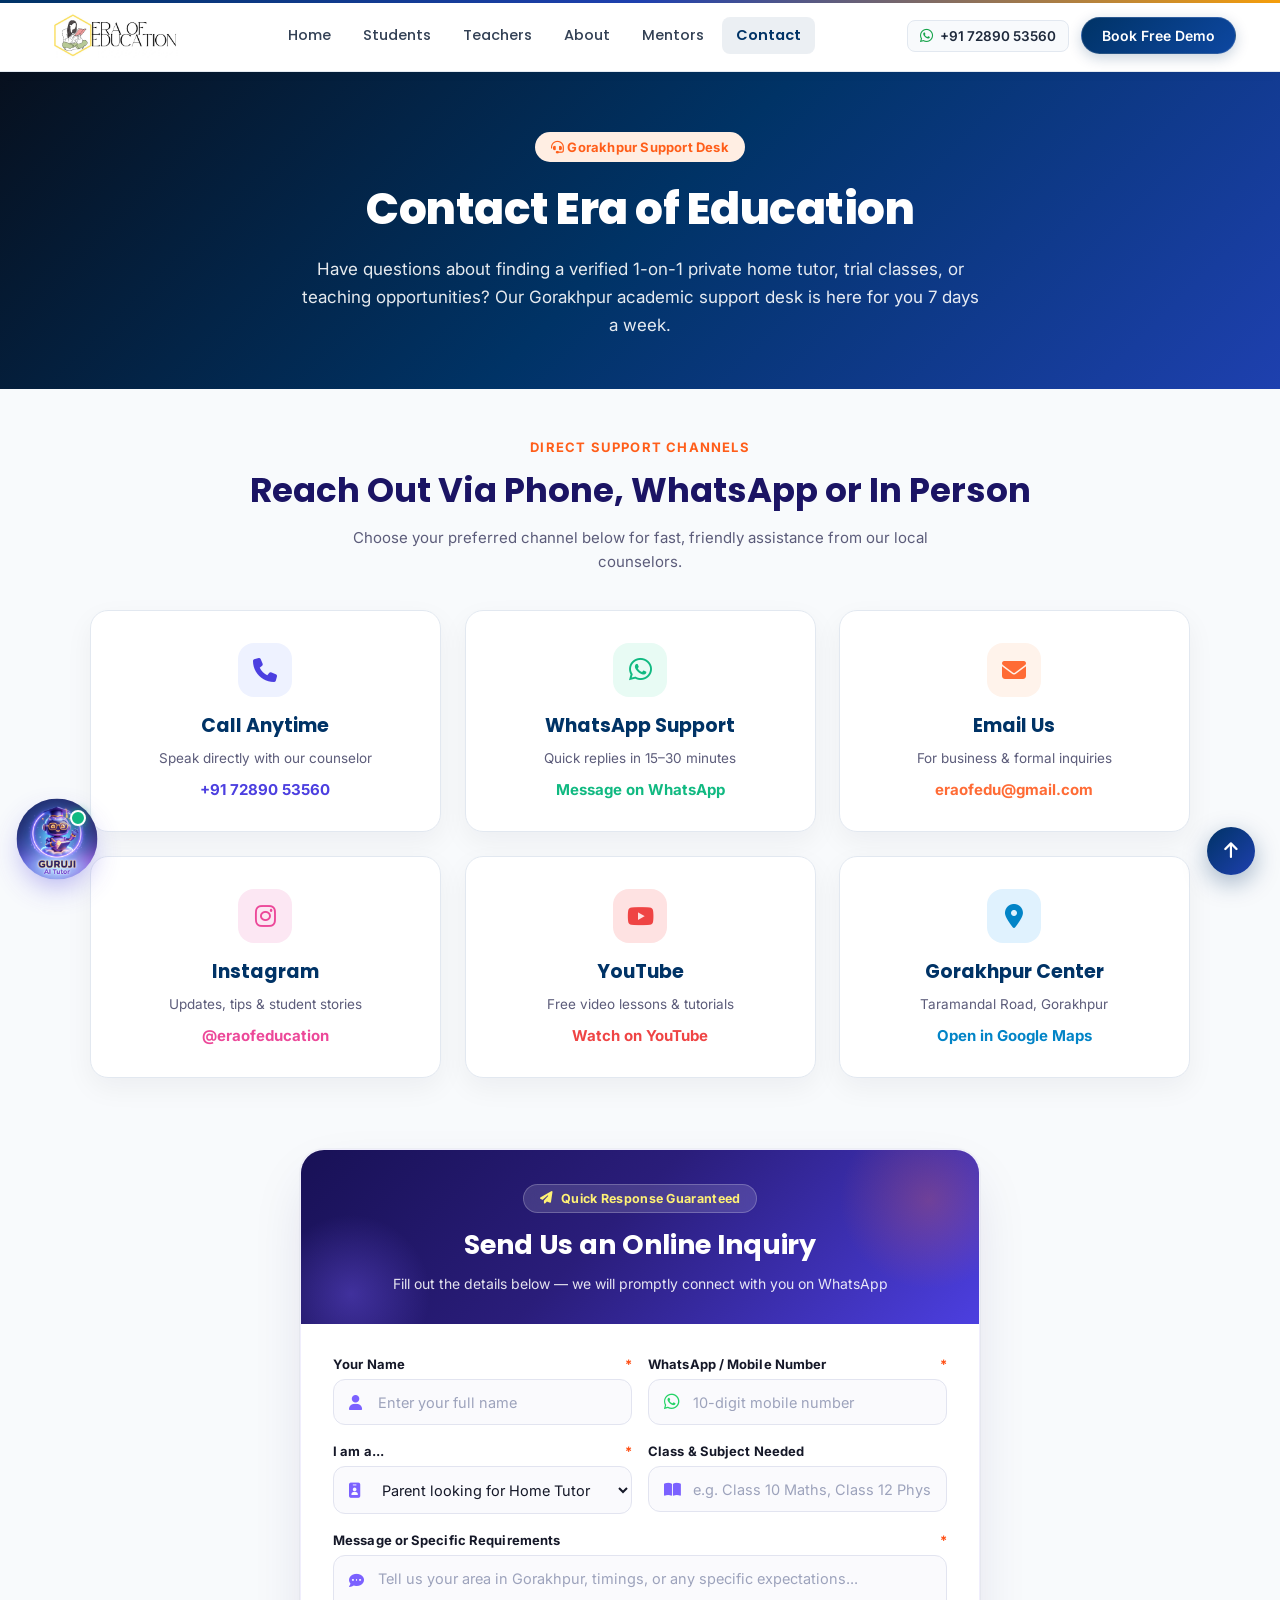
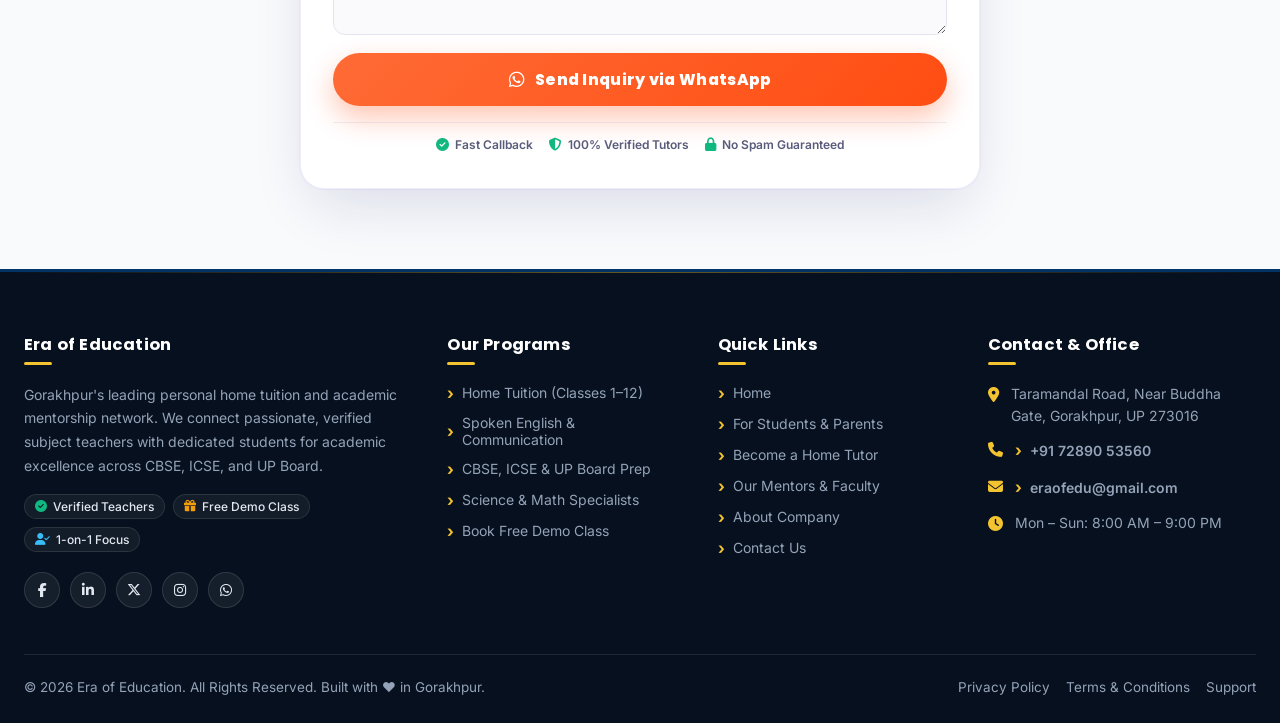
<file: contact.html>
<!DOCTYPE html>
<html lang="en">
<head>
  <meta charset="UTF-8">
  <meta name="viewport" content="width=device-width, initial-scale=1.0">
  <title>Contact Best Home Tuition & Top Tutors in Gorakhpur | Era of Education</title>
  <meta name="description" content="Contact Gorakhpur's top home tuition network in Taramandal. Hire top home teachers or apply for tutor jobs across all Gorakhpur localities. Call/WhatsApp +91 7289053560.">
  <meta name="keywords" content="contact era of education, best home tuition in gorakhpur contact, home tutor phone number gorakhpur, home tuition office taramandal gorakhpur, hire private tutor inquiry, top mentors gorakhpur">
  <meta name="author" content="Era of Education">
  <meta name="robots" content="index, follow, max-image-preview:large, max-snippet:-1, max-video-preview:-1">
  <link rel="canonical" href="https://eraofeducation.in/contact.html">

  <!-- Geo / Local SEO Tags -->
  <meta name="geo.region" content="IN-UP">
  <meta name="geo.placename" content="Gorakhpur">
  <meta name="geo.position" content="26.7438;83.3988">
  <meta name="ICBM" content="26.7438, 83.3988">

  <!-- Open Graph -->
  <meta property="og:type" content="website">
  <meta property="og:url" content="https://eraofeducation.in/contact.html">
  <meta property="og:title" content="Contact Best Home Tuition & Spoken English in Gorakhpur | Era of Education">
  <meta property="og:description" content="Get in touch with Era of Education in Gorakhpur. Call or WhatsApp +91 7289053560 for instant tuition inquiries and demo bookings.">
  <meta property="og:image" content="https://eraofeducation.in/images/Logo.PNG">
  <meta property="og:site_name" content="Era of Education">
  <meta property="og:locale" content="en_IN">

  <!-- Twitter Cards -->
  <meta name="twitter:card" content="summary_large_image">
  <meta name="twitter:title" content="Contact Us | Era of Education Gorakhpur">
  <meta name="twitter:description" content="Get in touch with Era of Education in Gorakhpur. Call or WhatsApp +91 7289053560 for instant tuition inquiries.">
  <meta name="twitter:image" content="https://eraofeducation.in/images/Logo.PNG">

  <!-- Favicons for Google Search & All Browsers (Multiple-of-48px standard) -->
  <link rel="icon" type="image/png" sizes="48x48" href="https://eraofeducation.in/images/favicon-48x48.png">
  <link rel="icon" type="image/png" sizes="96x96" href="https://eraofeducation.in/images/favicon-96x96.png">
  <link rel="icon" type="image/png" sizes="144x144" href="https://eraofeducation.in/images/favicon-144x144.png">
  <link rel="icon" type="image/png" sizes="192x192" href="https://eraofeducation.in/images/favicon-192x192.png">
  <link rel="icon" type="image/png" sizes="512x512" href="https://eraofeducation.in/images/favicon-512x512.png">
  <link rel="icon" type="image/png" sizes="32x32" href="https://eraofeducation.in/images/favicon-32x32.png">
  <link rel="icon" type="image/png" sizes="16x16" href="https://eraofeducation.in/images/favicon-16x16.png">
  <link rel="shortcut icon" href="https://eraofeducation.in/favicon.ico">
  <link rel="apple-touch-icon" sizes="180x180" href="https://eraofeducation.in/images/apple-touch-icon.png">
  <link rel="manifest" href="site.webmanifest">

  <!-- Preconnect & Fonts -->
  <link rel="preconnect" href="https://fonts.googleapis.com">
  <link rel="preconnect" href="https://fonts.gstatic.com" crossorigin>
  <link href="https://fonts.googleapis.com/css2?family=Poppins:wght@400;600;700;800&family=Inter:wght@400;500;600;700&display=swap" rel="stylesheet">
  <link rel="stylesheet" href="css/theme.css?v=9.1">
  <link rel="stylesheet" href="css/contact.css?v=9.1">
  <link rel="stylesheet" href="css/guruji.css?v=9.1">
  <link rel="stylesheet" href="https://cdnjs.cloudflare.com/ajax/libs/font-awesome/6.5.0/css/all.min.css">

  <!-- JSON-LD Structured Data -->
  <script type="application/ld+json">
  {
    "@context": "https://schema.org",
    "@graph": [
      {
        "@type": "LocalBusiness",
        "name": "Era of Education - Best Home Tuition in Gorakhpur",
        "telephone": "+91-7289053560",
        "address": {
          "@type": "PostalAddress",
          "streetAddress": "Taramandal Road, Near Buddha Gate",
          "addressLocality": "Gorakhpur",
          "addressRegion": "Uttar Pradesh",
          "postalCode": "273016",
          "addressCountry": "IN"
        },
        "areaServed": [
          {
                    "@type": "City",
                    "name": "Gorakhpur"
          },
          {
                    "@type": "AdministrativeArea",
                    "name": "Uttar Pradesh"
          },
          {
                    "@type": "Place",
                    "name": "Taramandal, Gorakhpur",
                    "description": "Best home tuition, verified home tutors and top home teachers in Taramandal, Gorakhpur"
          },
          {
                    "@type": "Place",
                    "name": "Golghar, Gorakhpur",
                    "description": "Best home tuition, verified home tutors and top home teachers in Golghar, Gorakhpur"
          },
          {
                    "@type": "Place",
                    "name": "Betiahata, Gorakhpur",
                    "description": "Best home tuition, verified home tutors and top home teachers in Betiahata, Gorakhpur"
          },
          {
                    "@type": "Place",
                    "name": "Mohaddipur, Gorakhpur",
                    "description": "Best home tuition, verified home tutors and top home teachers in Mohaddipur, Gorakhpur"
          },
          {
                    "@type": "Place",
                    "name": "Rustampur, Gorakhpur",
                    "description": "Best home tuition, verified home tutors and top home teachers in Rustampur, Gorakhpur"
          },
          {
                    "@type": "Place",
                    "name": "Medical College Road, Gorakhpur",
                    "description": "Best home tuition, verified home tutors and top home teachers in Medical College Road, Gorakhpur"
          },
          {
                    "@type": "Place",
                    "name": "Asuran Chowk, Gorakhpur",
                    "description": "Best home tuition, verified home tutors and top home teachers in Asuran Chowk, Gorakhpur"
          },
          {
                    "@type": "Place",
                    "name": "Shahpur, Gorakhpur",
                    "description": "Best home tuition, verified home tutors and top home teachers in Shahpur, Gorakhpur"
          },
          {
                    "@type": "Place",
                    "name": "Civil Lines, Gorakhpur",
                    "description": "Best home tuition, verified home tutors and top home teachers in Civil Lines, Gorakhpur"
          },
          {
                    "@type": "Place",
                    "name": "Cantt & Cantonment, Gorakhpur",
                    "description": "Best home tuition, verified home tutors and top home teachers in Cantt & Cantonment, Gorakhpur"
          },
          {
                    "@type": "Place",
                    "name": "Kunraghat & AIIMS, Gorakhpur",
                    "description": "Best home tuition, verified home tutors and top home teachers in Kunraghat & AIIMS, Gorakhpur"
          },
          {
                    "@type": "Place",
                    "name": "Basharatpur, Gorakhpur",
                    "description": "Best home tuition, verified home tutors and top home teachers in Basharatpur, Gorakhpur"
          },
          {
                    "@type": "Place",
                    "name": "Rapti Nagar (Phases 1-4), Gorakhpur",
                    "description": "Best home tuition, verified home tutors and top home teachers in Rapti Nagar (Phases 1-4), Gorakhpur"
          },
          {
                    "@type": "Place",
                    "name": "Padri Bazar, Gorakhpur",
                    "description": "Best home tuition, verified home tutors and top home teachers in Padri Bazar, Gorakhpur"
          },
          {
                    "@type": "Place",
                    "name": "Gorakhnath, Gorakhpur",
                    "description": "Best home tuition, verified home tutors and top home teachers in Gorakhnath, Gorakhpur"
          },
          {
                    "@type": "Place",
                    "name": "Daudpur, Gorakhpur",
                    "description": "Best home tuition, verified home tutors and top home teachers in Daudpur, Gorakhpur"
          },
          {
                    "@type": "Place",
                    "name": "Dharamshala Bazar, Gorakhpur",
                    "description": "Best home tuition, verified home tutors and top home teachers in Dharamshala Bazar, Gorakhpur"
          },
          {
                    "@type": "Place",
                    "name": "Surajkund & Tiwaripur, Gorakhpur",
                    "description": "Best home tuition, verified home tutors and top home teachers in Surajkund & Tiwaripur, Gorakhpur"
          },
          {
                    "@type": "Place",
                    "name": "Bilandpur & Hariom Nagar, Gorakhpur",
                    "description": "Best home tuition, verified home tutors and top home teachers in Bilandpur & Hariom Nagar, Gorakhpur"
          },
          {
                    "@type": "Place",
                    "name": "Chargawan & Fertilizer, Gorakhpur",
                    "description": "Best home tuition, verified home tutors and top home teachers in Chargawan & Fertilizer, Gorakhpur"
          },
          {
                    "@type": "Place",
                    "name": "Alinagar & Urdu Bazar, Gorakhpur",
                    "description": "Best home tuition, verified home tutors and top home teachers in Alinagar & Urdu Bazar, Gorakhpur"
          },
          {
                    "@type": "Place",
                    "name": "Kusumhi & Khorabar, Gorakhpur",
                    "description": "Best home tuition, verified home tutors and top home teachers in Kusumhi & Khorabar, Gorakhpur"
          }
]
      }
    ]
  }
  </script>
</head>
<body>

<!-- NAVBAR -->
<header class="site-header" id="siteHeader">
  <div class="nav-container">
    <a href="index.html" class="logo" aria-label="Era of Education Home">
      <img src="images/Logo.PNG" alt="Era of Education Logo">
    </a>

    <nav class="nav-links" id="navLinks">
      <a href="index.html">Home</a>
      <a href="student.html">Students</a>
      <a href="teacher.html">Teachers</a>
      <a href="about.html">About</a>
      <a href="team.html">Mentors</a>
      <a href="contact.html" class="active">Contact</a>
      <div class="nav-mobile-action">
        <a href="demo.html" class="nav-mobile-cta">Book Free Demo</a>
        <a href="https://wa.me/917289053560" target="_blank" rel="noopener noreferrer" class="nav-mobile-wa">
          <i class="fa-brands fa-whatsapp"></i> WhatsApp Helpline
        </a>
      </div>
    </nav>

    <div class="nav-actions">
      <a href="https://wa.me/917289053560" target="_blank" rel="noopener noreferrer" class="nav-phone" title="WhatsApp Helpline Gorakhpur">
        <i class="fa-brands fa-whatsapp"></i>
        <span>+91 72890 53560</span>
      </a>
      <a href="demo.html" class="nav-cta">Book Free Demo</a>
      <button class="menu-toggle" id="menuToggle" aria-label="Toggle navigation menu">
        <span></span><span></span><span></span>
      </button>
    </div>
  </div>
</header>

<!-- CONTACT HERO BANNER -->
<section class="contact-hero-banner">
  <span class="pill-badge pill-orange" style="margin-bottom:14px;display:inline-block;"><i class="fa-solid fa-headset"></i> Gorakhpur Support Desk</span>
  <h1>Contact Era of Education</h1>
  <p>Have questions about finding a verified 1-on-1 private home tutor, trial classes, or teaching opportunities? Our Gorakhpur academic support desk is here for you 7 days a week.</p>
</section>

<!-- CONTACT CHANNELS SECTION -->
<section class="contact-section reveal">
  <span class="eyebrow center" style="display:block;">Direct Support Channels</span>
  <h2 style="font-family:'Poppins',sans-serif;color:var(--indigo-900);font-size:clamp(24px,3.5vw,34px);text-align:center;margin:0 0 10px;font-weight:700;">Reach Out Via Phone, WhatsApp or In Person</h2>
  <p style="color:var(--text-mute);max-width:620px;margin:0 auto 36px;font-size:15px;line-height:1.6;text-align:center;">Choose your preferred channel below for fast, friendly assistance from our local counselors.</p>

  <div class="contact-grid">

    <div class="contact-card icon-card reveal">
      <div class="icon-circle" style="background:#EEF2FF;color:#4C3FE0;margin:0 auto 14px;"><i class="fa-solid fa-phone"></i></div>
      <h3>Call Anytime</h3>
      <p style="margin-bottom:12px;font-size:13.5px;color:var(--text-mute);">Speak directly with our counselor</p>
      <a href="tel:+917289053560" style="font-weight:700;color:var(--indigo-600);font-size:15px;text-decoration:none;">+91 72890 53560</a>
    </div>

    <div class="contact-card icon-card reveal reveal-delay-1">
      <div class="icon-circle" style="background:#E8FBF4;color:#10B981;margin:0 auto 14px;"><i class="fa-brands fa-whatsapp" style="font-size:26px;"></i></div>
      <h3>WhatsApp Support</h3>
      <p style="margin-bottom:12px;font-size:13.5px;color:var(--text-mute);">Quick replies in 15–30 minutes</p>
      <a href="https://wa.me/917289053560?text=Hi%2C%20I%20have%20an%20inquiry%20regarding%20Era%20of%20Education%20Home%20Tuitions." target="_blank" rel="noopener noreferrer" style="font-weight:700;color:#10B981;font-size:15px;text-decoration:none;">Message on WhatsApp</a>
    </div>

    <div class="contact-card icon-card reveal reveal-delay-2">
      <div class="icon-circle" style="background:#FFF3EB;color:#FF6B35;margin:0 auto 14px;"><i class="fa-solid fa-envelope"></i></div>
      <h3>Email Us</h3>
      <p style="margin-bottom:12px;font-size:13.5px;color:var(--text-mute);">For business & formal inquiries</p>
      <a href="mailto:eraofedu@gmail.com" style="font-weight:700;color:#FF6B35;font-size:15px;text-decoration:none;">eraofedu@gmail.com</a>
    </div>

    <div class="contact-card icon-card reveal">
      <div class="icon-circle" style="background:#FCE7F3;color:#EC4899;margin:0 auto 14px;"><i class="fa-brands fa-instagram"></i></div>
      <h3>Instagram</h3>
      <p style="margin-bottom:12px;font-size:13.5px;color:var(--text-mute);">Updates, tips & student stories</p>
      <a href="https://www.instagram.com/hometutor.in?igsh=MTU3ZzVyZzloMjFyYQ==" target="_blank" rel="noopener noreferrer" style="font-weight:700;color:#EC4899;font-size:15px;text-decoration:none;">@eraofeducation</a>
    </div>

    <div class="contact-card icon-card reveal reveal-delay-1">
      <div class="icon-circle" style="background:#FEE2E2;color:#EF4444;margin:0 auto 14px;"><i class="fa-brands fa-youtube"></i></div>
      <h3>YouTube</h3>
      <p style="margin-bottom:12px;font-size:13.5px;color:var(--text-mute);">Free video lessons & tutorials</p>
      <a href="https://youtube.com/@eraofedu?si=i4__-mi9zFN7NMRL" target="_blank" rel="noopener noreferrer" style="font-weight:700;color:#EF4444;font-size:15px;text-decoration:none;">Watch on YouTube</a>
    </div>

    <div class="contact-card icon-card reveal reveal-delay-2">
      <div class="icon-circle" style="background:#E0F2FE;color:#0284C7;margin:0 auto 14px;"><i class="fa-solid fa-location-dot"></i></div>
      <h3>Gorakhpur Center</h3>
      <p style="margin-bottom:12px;font-size:13.5px;color:var(--text-mute);">Taramandal Road, Gorakhpur</p>
      <a href="https://maps.app.goo.gl/oJfTPUA3ezxA5rBv9" target="_blank" rel="noopener noreferrer" style="font-weight:700;color:#0284C7;font-size:15px;text-decoration:none;">Open in Google Maps</a>
    </div>

  </div>
</section>

<!-- LUXURY CONTACT ENQUIRY FORM -->
<section style="padding:40px 20px 80px;">
  <div class="luxury-form-card reveal">
    <div class="luxury-form-header">
      <span class="luxury-badge"><i class="fa-solid fa-paper-plane"></i> Quick Response Guaranteed</span>
      <h2>Send Us an Online Inquiry</h2>
      <p>Fill out the details below — we will promptly connect with you on WhatsApp</p>
    </div>

    <div class="luxury-form-body">
      <form id="contactForm">
        <div class="form-grid-2">
          <div class="luxury-field">
            <label for="cName">Your Name <span class="req">*</span></label>
            <div class="luxury-input-wrap">
              <i class="fa-solid fa-user field-icon"></i>
              <input type="text" id="cName" placeholder="Enter your full name" required autocomplete="name">
            </div>
          </div>

          <div class="luxury-field">
            <label for="cPhone">WhatsApp / Mobile Number <span class="req">*</span></label>
            <div class="luxury-input-wrap">
              <i class="fa-brands fa-whatsapp field-icon" style="color:#25D366;font-size:18px;"></i>
              <input type="tel" id="cPhone" placeholder="10-digit mobile number" required pattern="[0-9]{10}" title="10-digit mobile number" autocomplete="tel">
            </div>
          </div>
        </div>

        <div class="form-grid-2">
          <div class="luxury-field">
            <label for="cRole">I am a... <span class="req">*</span></label>
            <div class="luxury-input-wrap">
              <i class="fa-solid fa-id-badge field-icon"></i>
              <select id="cRole" required style="padding-left:44px;">
                <option value="Parent looking for Tutor">Parent looking for Home Tutor</option>
                <option value="Student seeking Tuition">Student seeking Tuition</option>
                <option value="Teacher wanting to Join">Teacher wanting to Join</option>
                <option value="General Question / Other">General Question / Other</option>
              </select>
            </div>
          </div>

          <div class="luxury-field">
            <label for="cSubject">Class & Subject Needed</label>
            <div class="luxury-input-wrap">
              <i class="fa-solid fa-book-open field-icon"></i>
              <input type="text" id="cSubject" placeholder="e.g. Class 10 Maths, Class 12 Physics">
            </div>
          </div>
        </div>

        <div class="luxury-field">
          <label for="cMessage">Message or Specific Requirements <span class="req">*</span></label>
          <div class="luxury-input-wrap">
            <i class="fa-solid fa-comment-dots field-icon" style="top:18px;"></i>
            <textarea id="cMessage" rows="3" placeholder="Tell us your area in Gorakhpur, timings, or any specific expectations..." required style="padding-left:44px;"></textarea>
          </div>
        </div>

        <button type="submit" class="luxury-submit-btn">
          <i class="fa-brands fa-whatsapp"></i> Send Inquiry via WhatsApp
        </button>

        <div class="form-trust-badges">
          <div class="trust-item"><i class="fa-solid fa-circle-check"></i> Fast Callback</div>
          <div class="trust-item"><i class="fa-solid fa-shield-halved"></i> 100% Verified Tutors</div>
          <div class="trust-item"><i class="fa-solid fa-lock"></i> No Spam Guaranteed</div>
        </div>
      </form>

      <!-- Luxury Success Box -->
      <div class="luxury-success-box" id="contactSuccess">
        <div class="success-check-ring"><i class="fa-solid fa-check"></i></div>
        <h2>Inquiry Ready to Send!</h2>
        <p>Your inquiry has been compiled into a WhatsApp message. Tap below to send it directly to our team.</p>
        <div class="success-action-btns">
          <button type="button" class="btn-open-wa" id="contactOpenWhatsapp"><i class="fa-brands fa-whatsapp"></i> Send on WhatsApp</button>
          <button type="button" class="btn-reset-form" onclick="location.reload()"><i class="fa-solid fa-rotate-right"></i> Send Another</button>
        </div>
      </div>
    </div>
  </div>
</section>

<!-- Modern Executive Footer -->
<footer class="site-footer-modern">
  <div class="footer-container">
    

    <!-- 4-Column Main Grid -->
    <div class="footer-main-grid">
      <!-- Col 1: About Era of Education -->
      <div class="footer-col footer-about">
        <h4>Era of Education</h4>
        <p>
          Gorakhpur's leading personal home tuition and academic mentorship network. We connect passionate, verified subject teachers with dedicated students for academic excellence across CBSE, ICSE, and UP Board.
        </p>
        <div class="footer-trust-pills">
          <span class="footer-pill"><i class="fa-solid fa-circle-check" style="color:#10b981;"></i> Verified Teachers</span>
          <span class="footer-pill"><i class="fa-solid fa-gift" style="color:#f59e0b;"></i> Free Demo Class</span>
          <span class="footer-pill"><i class="fa-solid fa-user-check" style="color:#38bdf8;"></i> 1-on-1 Focus</span>
        </div>
        <div class="footer-social-icons">
          <a href="https://facebook.com/eraofeducation" target="_blank" rel="noopener noreferrer" aria-label="Facebook"><i class="fa-brands fa-facebook-f"></i></a>
          <a href="https://linkedin.com/company/eraofeducation" target="_blank" rel="noopener noreferrer" aria-label="LinkedIn"><i class="fa-brands fa-linkedin-in"></i></a>
          <a href="https://twitter.com/eraofedu" target="_blank" rel="noopener noreferrer" aria-label="Twitter"><i class="fa-brands fa-x-twitter"></i></a>
          <a href="https://instagram.com/eraofeducation" target="_blank" rel="noopener noreferrer" aria-label="Instagram"><i class="fa-brands fa-instagram"></i></a>
          <a href="https://wa.me/917289053560" target="_blank" rel="noopener noreferrer" aria-label="WhatsApp"><i class="fa-brands fa-whatsapp"></i></a>
        </div>
      </div>

      <!-- Col 2: Programs & Subjects -->
      <div class="footer-col">
        <h4>Our Programs</h4>
        <ul>
          <li><a href="student.html">Home Tuition (Classes 1–12)</a></li>
          <li><a href="student.html">Spoken English & Communication</a></li>
          <li><a href="student.html">CBSE, ICSE & UP Board Prep</a></li>
          <li><a href="student.html">Science & Math Specialists</a></li>
          <li><a href="demo.html">Book Free Demo Class</a></li>
        </ul>
      </div>

      <!-- Col 3: Quick Navigation -->
      <div class="footer-col">
        <h4>Quick Links</h4>
        <ul>
          <li><a href="index.html">Home</a></li>
          <li><a href="student.html">For Students & Parents</a></li>
          <li><a href="teacher.html">Become a Home Tutor</a></li>
          <li><a href="team.html">Our Mentors & Faculty</a></li>
          <li><a href="about.html">About Company</a></li>
          <li><a href="contact.html">Contact Us</a></li>
        </ul>
      </div>

      <!-- Col 4: Contact & Gorakhpur Presence -->
      <div class="footer-col">
        <h4>Contact & Office</h4>
        <ul class="footer-contact-list">
          <li>
            <i class="fa-solid fa-location-dot"></i>
            <span>Taramandal Road, Near Buddha Gate, Gorakhpur, UP 273016</span>
          </li>
          <li>
            <i class="fa-solid fa-phone"></i>
            <a href="tel:+917289053560">+91 72890 53560</a>
          </li>
          <li>
            <i class="fa-solid fa-envelope"></i>
            <a href="mailto:eraofedu@gmail.com">eraofedu@gmail.com</a>
          </li>
          <li>
            <i class="fa-solid fa-clock"></i>
            <span>Mon – Sun: 8:00 AM – 9:00 PM</span>
          </li>
        </ul>
      </div>
    </div>

    <!-- Bottom Strip -->
    <div class="footer-bottom-strip">
      <div>
        © 2026 Era of Education. All Rights Reserved. Built with ❤️ in Gorakhpur.
      </div>
      <div>
        <a href="about.html">Privacy Policy</a>
        <a href="about.html">Terms & Conditions</a>
        <a href="contact.html">Support</a>
      </div>
    </div>

  </div>
</footer>

<!-- Back to Top Button -->
<a href="#" class="back-to-top" aria-label="Back to Top">
  <i class="fa-solid fa-arrow-up"></i>
</a>

<script src="js/script.js?v=9.1"></script>
<script src="js/guruji.js?v=9.1"></script>
<script>
// Contact Form Handler
const contactForm = document.getElementById("contactForm");
const contactSuccess = document.getElementById("contactSuccess");

if (contactForm) {
  contactForm.addEventListener("submit", function(e) {
    e.preventDefault();
    const name = document.getElementById("cName").value;
    const phone = document.getElementById("cPhone").value;
    const role = document.getElementById("cRole").value;
    const subject = document.getElementById("cSubject").value;
    const message = document.getElementById("cMessage").value;

    const waMsg =
`📬 Era of Education - New Contact Inquiry

Name: ${name}
Phone: ${phone}
Category: ${role}${subject ? '\nSubject/Class: ' + subject : ''}
Message: ${message}

Please get in touch to assist with this inquiry.`;

    window.__lastWhatsAppMessage = waMsg;
    contactForm.style.display = "none";
    if (contactSuccess) contactSuccess.style.display = "block";
    openWhatsApp(waMsg);
  });

  const contactWaBtn = document.getElementById("contactOpenWhatsapp");
  if (contactWaBtn) {
    contactWaBtn.addEventListener("click", function() {
      const msg = window.__lastWhatsAppMessage || 'Hi, I sent an inquiry on the Era of Education website.';
      openWhatsApp(msg);
    });
  }
}
</script>

</body>
</html>
</file>
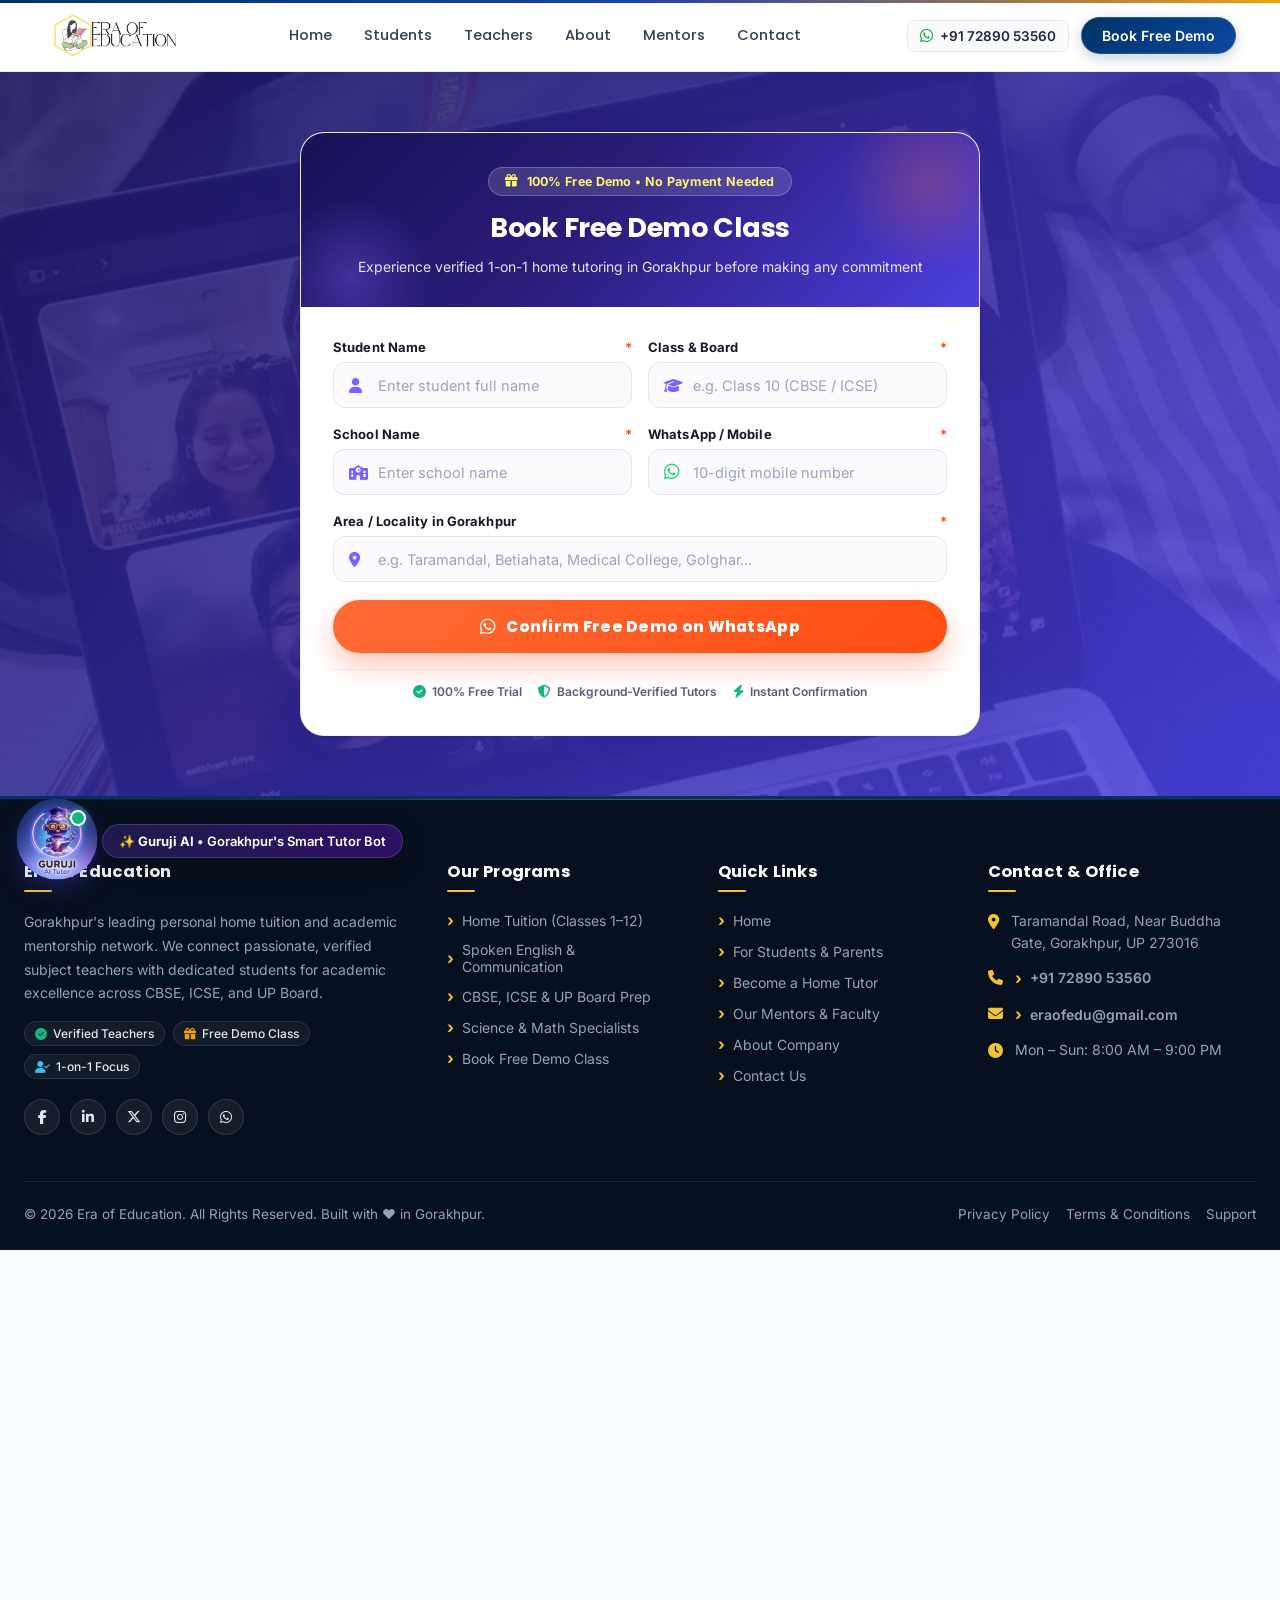
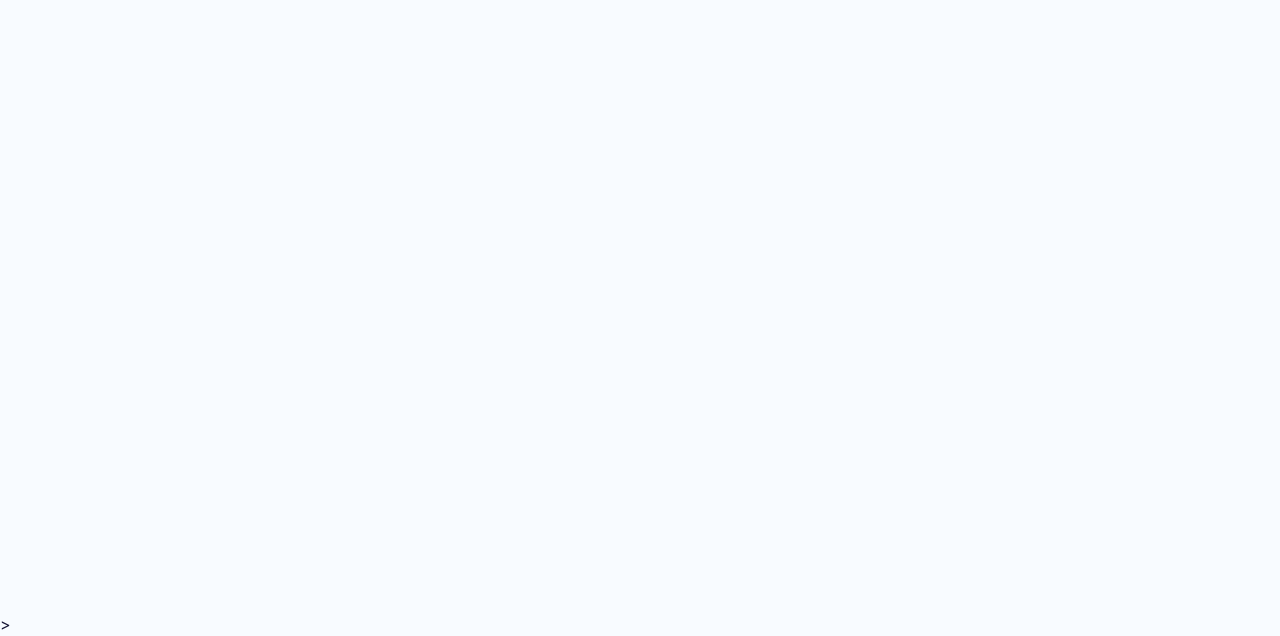
<file: demo.html>
<!DOCTYPE html>
<html lang="en">
<head>
  <meta charset="UTF-8">
  <meta name="viewport" content="width=device-width, initial-scale=1.0">
  <title>Book Free Demo Class | Best Home Tuition & Home Tutors in Gorakhpur</title>
  <meta name="description" content="Book a 100% free home tuition demo class with Gorakhpur's top home teachers. Doorstep trial in Taramandal, Golghar, Betiahata, Medical Road & all areas. Zero fee!">
  <meta name="keywords" content="book free demo class gorakhpur, best home tuition in gorakhpur demo, home tutor trial class gorakhpur, best home teacher demo gorakhpur, top tutors free demo gorakhpur, home tuition taramandal demo">
  <meta name="author" content="Era of Education">
  <meta name="robots" content="index, follow, max-image-preview:large, max-snippet:-1, max-video-preview:-1">
  <link rel="canonical" href="https://eraofeducation.in/demo.html">

  <!-- Geo / Local SEO Tags -->
  <meta name="geo.region" content="IN-UP">
  <meta name="geo.placename" content="Gorakhpur">
  <meta name="geo.position" content="26.7438;83.3988">
  <meta name="ICBM" content="26.7438, 83.3988">

  <!-- Open Graph -->
  <meta property="og:type" content="website">
  <meta property="og:url" content="https://eraofeducation.in/demo.html">
  <meta property="og:title" content="Book Free Demo Class | Best Home Tuition & Spoken English in Gorakhpur">
  <meta property="og:description" content="100% Free Demo Class at your doorstep. Verified subject teachers & Spoken English trainers in Gorakhpur.">
  <meta property="og:image" content="https://eraofeducation.in/images/Logo.PNG">
  <meta property="og:site_name" content="Era of Education">
  <meta property="og:locale" content="en_IN">

  <!-- Twitter Cards -->
  <meta name="twitter:card" content="summary_large_image">
  <meta name="twitter:title" content="Book Free Demo Class | Era of Education Gorakhpur">
  <meta name="twitter:description" content="100% Free Demo Class at your doorstep. Verified teachers for CBSE, ICSE & UP Board.">
  <meta name="twitter:image" content="https://eraofeducation.in/images/Logo.PNG">

  <!-- Favicons for Google Search & All Browsers (Multiple-of-48px standard) -->
  <link rel="icon" type="image/png" sizes="48x48" href="https://eraofeducation.in/images/favicon-48x48.png">
  <link rel="icon" type="image/png" sizes="96x96" href="https://eraofeducation.in/images/favicon-96x96.png">
  <link rel="icon" type="image/png" sizes="144x144" href="https://eraofeducation.in/images/favicon-144x144.png">
  <link rel="icon" type="image/png" sizes="192x192" href="https://eraofeducation.in/images/favicon-192x192.png">
  <link rel="icon" type="image/png" sizes="512x512" href="https://eraofeducation.in/images/favicon-512x512.png">
  <link rel="icon" type="image/png" sizes="32x32" href="https://eraofeducation.in/images/favicon-32x32.png">
  <link rel="icon" type="image/png" sizes="16x16" href="https://eraofeducation.in/images/favicon-16x16.png">
  <link rel="shortcut icon" href="https://eraofeducation.in/favicon.ico">
  <link rel="apple-touch-icon" sizes="180x180" href="https://eraofeducation.in/images/apple-touch-icon.png">
  <link rel="manifest" href="site.webmanifest">

  <!-- Preconnect & Fonts -->
  <link rel="preconnect" href="https://fonts.googleapis.com">
  <link rel="preconnect" href="https://fonts.gstatic.com" crossorigin>
  <link href="https://fonts.googleapis.com/css2?family=Poppins:wght@400;600;700;800&family=Inter:wght@400;500;600;700&display=swap" rel="stylesheet">
  <link rel="stylesheet" href="css/theme.css?v=9.1">
  <link rel="stylesheet" href="css/guruji.css?v=9.1">
  <link rel="stylesheet" href="https://cdnjs.cloudflare.com/ajax/libs/font-awesome/6.5.0/css/all.min.css">

  <style>
    body {
      margin: 0;
      font-family: 'Inter', Arial, sans-serif;
      min-height: 100vh;
      display: flex;
      flex-direction: column;
      background: #f8fbff;
    }
    .stage {
      flex: 1;
      position: relative;
      display: flex;
      justify-content: center;
      align-items: center;
      padding: 60px 16px;
      background: linear-gradient(135deg, rgba(27,20,100,0.85), rgba(76,63,224,0.85)), url("images/demo-hero-bg.jpeg") no-repeat center center/cover;
    }
    .demo-card {
      position: relative;
      width: 100%;
      max-width: 460px;
      background: #ffffff;
      padding: 36px 30px;
      border-radius: var(--radius-lg);
      box-shadow: 0 20px 50px rgba(0,0,0,0.3);
      z-index: 2;
    }
    .demo-card h2 {
      margin: 12px 0 6px;
      color: var(--indigo-900);
      font-size: 24px;
      text-align: center;
    }
    .demo-card p.sub {
      text-align: center;
      color: var(--text-mute);
      font-size: 14px;
      margin: 0 0 20px;
    }
    .demo-card input, .demo-card textarea {
      width: 100%;
      padding: 13px 16px;
      margin-bottom: 14px;
      border-radius: 10px;
      border: 1px solid #dde1ea;
      font-size: 15px;
      font-family: inherit;
      box-sizing: border-box;
      outline: none;
      transition: border-color .25s ease;
    }
    .demo-card input:focus, .demo-card textarea:focus {
      border-color: var(--indigo-600);
    }
    .demo-card button[type="submit"] {
      width: 100%;
      padding: 14px;
      background: var(--grad-cta);
      border: none;
      color: white;
      font-size: 16px;
      font-weight: 700;
      border-radius: var(--radius-pill);
      cursor: pointer;
      box-shadow: 0 8px 20px rgba(255,94,26,0.35);
      transition: transform .25s ease, box-shadow .25s ease;
    }
    .demo-card button[type="submit"]:hover {
      transform: translateY(-2px);
      box-shadow: 0 12px 25px rgba(255,94,26,0.45);
    }
    .success-box {
      text-align: center;
      display: none;
      padding: 20px 0;
    }
    .success-box h2 {
      color: #0c9a7b;
      margin-bottom: 10px;
    }
    @media (max-width: 480px) {
      .demo-card { padding: 26px 20px; }
      .demo-card h2 { font-size: 21px; }
    }
  </style>

  <!-- JSON-LD Structured Data -->
  <script type="application/ld+json">
  {
    "@context": "https://schema.org",
    "@graph": [
      {
        "@type": "Service",
        "name": "Free Home Tuition Demo Class in Gorakhpur",
        "serviceType": "Trial Tutoring Session",
        "provider": {
          "@type": "EducationalOrganization",
          "name": "Era of Education",
          "url": "https://eraofeducation.in/",
          "telephone": "+91-7289053560"
        },
        "areaServed": [
          {
                    "@type": "City",
                    "name": "Gorakhpur"
          },
          {
                    "@type": "AdministrativeArea",
                    "name": "Uttar Pradesh"
          },
          {
                    "@type": "Place",
                    "name": "Taramandal, Gorakhpur",
                    "description": "Best home tuition, verified home tutors and top home teachers in Taramandal, Gorakhpur"
          },
          {
                    "@type": "Place",
                    "name": "Golghar, Gorakhpur",
                    "description": "Best home tuition, verified home tutors and top home teachers in Golghar, Gorakhpur"
          },
          {
                    "@type": "Place",
                    "name": "Betiahata, Gorakhpur",
                    "description": "Best home tuition, verified home tutors and top home teachers in Betiahata, Gorakhpur"
          },
          {
                    "@type": "Place",
                    "name": "Mohaddipur, Gorakhpur",
                    "description": "Best home tuition, verified home tutors and top home teachers in Mohaddipur, Gorakhpur"
          },
          {
                    "@type": "Place",
                    "name": "Rustampur, Gorakhpur",
                    "description": "Best home tuition, verified home tutors and top home teachers in Rustampur, Gorakhpur"
          },
          {
                    "@type": "Place",
                    "name": "Medical College Road, Gorakhpur",
                    "description": "Best home tuition, verified home tutors and top home teachers in Medical College Road, Gorakhpur"
          },
          {
                    "@type": "Place",
                    "name": "Asuran Chowk, Gorakhpur",
                    "description": "Best home tuition, verified home tutors and top home teachers in Asuran Chowk, Gorakhpur"
          },
          {
                    "@type": "Place",
                    "name": "Shahpur, Gorakhpur",
                    "description": "Best home tuition, verified home tutors and top home teachers in Shahpur, Gorakhpur"
          },
          {
                    "@type": "Place",
                    "name": "Civil Lines, Gorakhpur",
                    "description": "Best home tuition, verified home tutors and top home teachers in Civil Lines, Gorakhpur"
          },
          {
                    "@type": "Place",
                    "name": "Cantt & Cantonment, Gorakhpur",
                    "description": "Best home tuition, verified home tutors and top home teachers in Cantt & Cantonment, Gorakhpur"
          },
          {
                    "@type": "Place",
                    "name": "Kunraghat & AIIMS, Gorakhpur",
                    "description": "Best home tuition, verified home tutors and top home teachers in Kunraghat & AIIMS, Gorakhpur"
          },
          {
                    "@type": "Place",
                    "name": "Basharatpur, Gorakhpur",
                    "description": "Best home tuition, verified home tutors and top home teachers in Basharatpur, Gorakhpur"
          },
          {
                    "@type": "Place",
                    "name": "Rapti Nagar (Phases 1-4), Gorakhpur",
                    "description": "Best home tuition, verified home tutors and top home teachers in Rapti Nagar (Phases 1-4), Gorakhpur"
          },
          {
                    "@type": "Place",
                    "name": "Padri Bazar, Gorakhpur",
                    "description": "Best home tuition, verified home tutors and top home teachers in Padri Bazar, Gorakhpur"
          },
          {
                    "@type": "Place",
                    "name": "Gorakhnath, Gorakhpur",
                    "description": "Best home tuition, verified home tutors and top home teachers in Gorakhnath, Gorakhpur"
          },
          {
                    "@type": "Place",
                    "name": "Daudpur, Gorakhpur",
                    "description": "Best home tuition, verified home tutors and top home teachers in Daudpur, Gorakhpur"
          },
          {
                    "@type": "Place",
                    "name": "Dharamshala Bazar, Gorakhpur",
                    "description": "Best home tuition, verified home tutors and top home teachers in Dharamshala Bazar, Gorakhpur"
          },
          {
                    "@type": "Place",
                    "name": "Surajkund & Tiwaripur, Gorakhpur",
                    "description": "Best home tuition, verified home tutors and top home teachers in Surajkund & Tiwaripur, Gorakhpur"
          },
          {
                    "@type": "Place",
                    "name": "Bilandpur & Hariom Nagar, Gorakhpur",
                    "description": "Best home tuition, verified home tutors and top home teachers in Bilandpur & Hariom Nagar, Gorakhpur"
          },
          {
                    "@type": "Place",
                    "name": "Chargawan & Fertilizer, Gorakhpur",
                    "description": "Best home tuition, verified home tutors and top home teachers in Chargawan & Fertilizer, Gorakhpur"
          },
          {
                    "@type": "Place",
                    "name": "Alinagar & Urdu Bazar, Gorakhpur",
                    "description": "Best home tuition, verified home tutors and top home teachers in Alinagar & Urdu Bazar, Gorakhpur"
          },
          {
                    "@type": "Place",
                    "name": "Kusumhi & Khorabar, Gorakhpur",
                    "description": "Best home tuition, verified home tutors and top home teachers in Kusumhi & Khorabar, Gorakhpur"
          }
],
        "description": "100% Free Doorstep Trial Demo Class with verified home tutors across all Gorakhpur areas."
      }
    ]
  }
  </script>
<style id="index-master-styles">
/* ================================================================
   GORAKHPUR HYPERLOCAL SEO & COVERAGE LUXURY STYLES
   ================================================================ */
.local-coverage-section {
  padding: 80px 24px !important;
  background: linear-gradient(180deg, #ffffff 0%, #f7faff 50%, #ffffff 100%) !important;
  position: relative !important;
  overflow: hidden !important;
  width: 100% !important;
  box-sizing: border-box !important;
}
.local-container {
  max-width: 1220px !important;
  margin: 0 auto !important;
  width: 100% !important;
  box-sizing: border-box !important;
}
.local-header {
  text-align: center !important;
  max-width: 820px !important;
  margin: 0 auto 36px !important;
}
.local-header h2 {
  font-size: clamp(26px, 3.2vw, 38px) !important;
  color: #0E2A4A !important;
  font-weight: 800 !important;
  line-height: 1.25 !important;
  margin: 14px 0 16px !important;
  letter-spacing: -0.5px !important;
}
.local-header p {
  color: #475569 !important;
  font-size: 16.5px !important;
  line-height: 1.6 !important;
  margin: 0 !important;
}
.area-filter-pills {
  display: flex !important;
  gap: 10px !important;
  flex-wrap: wrap !important;
  justify-content: center !important;
  margin-bottom: 34px !important;
}
.area-pill {
  background: #ffffff !important;
  border: 1.5px solid rgba(27, 20, 100, 0.12) !important;
  color: #1e293b !important;
  font-weight: 600 !important;
  font-size: 14px !important;
  padding: 9px 20px !important;
  border-radius: 50px !important;
  cursor: pointer !important;
  display: inline-flex !important;
  align-items: center !important;
  gap: 8px !important;
  transition: all 0.25s ease !important;
  box-shadow: 0 2px 6px rgba(0, 0, 0, 0.04) !important;
}
.area-pill i {
  color: #003366 !important;
}
.area-pill:hover, .area-pill.active {
  background: #003366 !important;
  color: #ffffff !important;
  border-color: #003366 !important;
  transform: translateY(-2px) !important;
  box-shadow: 0 8px 20px rgba(0, 51, 102, 0.25) !important;
}
.area-pill.active i {
  color: #ffaa00 !important;
}
.locality-cards-grid {
  display: grid !important;
  grid-template-columns: repeat(auto-fill, minmax(260px, 1fr)) !important;
  gap: 18px !important;
  margin-bottom: 40px !important;
}
.locality-card-rich {
  background: #ffffff !important;
  border: 1.5px solid rgba(27, 20, 100, 0.08) !important;
  border-radius: 18px !important;
  padding: 22px 20px !important;
  box-shadow: 0 4px 15px rgba(27, 20, 100, 0.04) !important;
  transition: all 0.3s cubic-bezier(0.16, 1, 0.3, 1) !important;
  display: flex !important;
  flex-direction: column !important;
  justify-content: space-between !important;
  position: relative !important;
  overflow: hidden !important;
}
.locality-card-rich::before {
  content: "" !important;
  position: absolute !important;
  top: 0 !important;
  left: 0 !important;
  right: 0 !important;
  height: 3.5px !important;
  background: linear-gradient(90deg, #ff7a30, #5b3fe0) !important;
  opacity: 0 !important;
  transition: opacity 0.3s ease !important;
}
.locality-card-rich:hover {
  transform: translateY(-5px) !important;
  border-color: rgba(91, 63, 224, 0.35) !important;
  box-shadow: 0 14px 30px rgba(27, 20, 100, 0.12) !important;
}
.locality-card-rich:hover::before {
  opacity: 1 !important;
}
.loc-top {
  display: flex !important;
  align-items: flex-start !important;
  gap: 12px !important;
  margin-bottom: 12px !important;
}
.loc-icon-wrap {
  width: 40px !important;
  height: 40px !important;
  border-radius: 12px !important;
  background: linear-gradient(135deg, rgba(255, 122, 48, 0.12), rgba(91, 63, 224, 0.12)) !important;
  color: #003366 !important;
  display: flex !important;
  align-items: center !important;
  justify-content: center !important;
  font-size: 17px !important;
  flex-shrink: 0 !important;
  transition: all 0.25s ease !important;
}
.locality-card-rich:hover .loc-icon-wrap {
  background: linear-gradient(135deg, #ff7a30, #ff944d) !important;
  color: #ffffff !important;
}
.loc-info h3 {
  font-size: 17.5px !important;
  font-weight: 700 !important;
  color: #0E2A4A !important;
  margin: 0 0 3px !important;
  line-height: 1.25 !important;
}
.loc-info .loc-tagline {
  font-size: 12.5px !important;
  font-weight: 600 !important;
  color: #ea580c !important;
  display: block !important;
}
.loc-desc {
  font-size: 13.5px !important;
  color: #64748b !important;
  line-height: 1.5 !important;
  margin: 0 0 16px !important;
}
.loc-footer {
  display: flex !important;
  align-items: center !important;
  justify-content: space-between !important;
  border-top: 1px dashed rgba(27, 20, 100, 0.1) !important;
  padding-top: 12px !important;
  margin-top: auto !important;
}
.loc-coverage-badge {
  font-size: 11.5px !important;
  font-weight: 600 !important;
  color: #059669 !important;
  display: inline-flex !important;
  align-items: center !important;
  gap: 5px !important;
}
.loc-btn {
  font-size: 12.5px !important;
  font-weight: 700 !important;
  color: #003366 !important;
  text-decoration: none !important;
  display: inline-flex !important;
  align-items: center !important;
  gap: 5px !important;
  transition: color 0.2s ease, transform 0.2s ease !important;
}
.loc-btn:hover {
  color: #ff7a30 !important;
  transform: translateX(3px) !important;
}

/* Hyperlocal Keyword Cloud */
.seo-keyword-cloud-box {
  background: #ffffff !important;
  border-radius: 20px !important;
  padding: 28px !important;
  border: 1px solid rgba(27, 20, 100, 0.08) !important;
  box-shadow: 0 6px 20px rgba(27, 20, 100, 0.03) !important;
  margin-bottom: 34px !important;
}
.keyword-cloud-header {
  display: flex !important;
  align-items: center !important;
  gap: 10px !important;
  margin-bottom: 18px !important;
  font-weight: 700 !important;
  font-size: 15px !important;
  color: #0E2A4A !important;
}
.keyword-cloud-header i {
  color: #ff7a30 !important;
}
.keyword-tags {
  display: flex !important;
  flex-wrap: wrap !important;
  gap: 10px !important;
}
.kw-tag {
  background: #f4f8fe !important;
  color: #1e3a8a !important;
  border: 1px solid rgba(30, 58, 138, 0.12) !important;
  padding: 7px 15px !important;
  border-radius: 50px !important;
  font-size: 13px !important;
  font-weight: 600 !important;
  text-decoration: none !important;
  transition: all 0.2s ease !important;
  display: inline-block !important;
}
.kw-tag:hover {
  background: #1e3a8a !important;
  color: #ffffff !important;
  border-color: #1e3a8a !important;
  transform: translateY(-2px) !important;
  box-shadow: 0 4px 12px rgba(30, 58, 138, 0.2) !important;
}

/* Local CTA Banner */
.local-cta-banner {
  background: linear-gradient(135deg, #0e2a4a 0%, #1b1464 60%, #5b3fe0 100%) !important;
  border-radius: 24px !important;
  padding: 36px 40px !important;
  display: flex !important;
  align-items: center !important;
  justify-content: space-between !important;
  gap: 30px !important;
  color: #ffffff !important;
  box-shadow: 0 20px 50px rgba(27, 20, 100, 0.25) !important;
}
.local-cta-text h3 {
  font-size: clamp(20px, 2.4vw, 28px) !important;
  font-weight: 800 !important;
  margin: 0 0 8px !important;
  color: #ffffff !important;
}
.local-cta-text p {
  font-size: 15.5px !important;
  opacity: 0.92 !important;
  margin: 0 !important;
  max-width: 620px !important;
  color: #cbd5e1 !important;
}
.local-cta-actions {
  display: flex !important;
  gap: 14px !important;
  flex-shrink: 0 !important;
  flex-wrap: wrap !important;
}

/* FAQ SECTION LUXURY STYLES */
.faq-section {
  padding: 75px 24px !important;
  background: #f8fbff !important;
}
.faq-container {
  max-width: 860px !important;
  margin: 0 auto !important;
}
.faq-header {
  text-align: center !important;
  margin-bottom: 40px !important;
}
.faq-header h2 {
  font-size: clamp(26px, 3.2vw, 36px) !important;
  color: #0E2A4A !important;
  font-weight: 800 !important;
  margin: 10px 0 8px !important;
}
.faq-header p {
  color: #64748b !important;
  font-size: 16px !important;
  margin: 0 !important;
}
.faq-list {
  display: flex !important;
  flex-direction: column !important;
  gap: 14px !important;
}
.faq-item {
  background: #ffffff !important;
  border-radius: 16px !important;
  border: 1px solid rgba(27, 20, 100, 0.08) !important;
  box-shadow: 0 4px 15px rgba(27, 20, 100, 0.04) !important;
  overflow: hidden !important;
  transition: box-shadow .25s ease, border-color .25s ease !important;
}
.faq-item:hover {
  box-shadow: 0 8px 24px rgba(27, 20, 100, 0.08) !important;
  border-color: rgba(76, 63, 224, 0.25) !important;
}
.faq-question {
  width: 100% !important;
  padding: 18px 22px !important;
  background: none !important;
  border: none !important;
  text-align: left !important;
  font-size: 16px !important;
  font-weight: 700 !important;
  color: #0f172a !important;
  display: flex !important;
  justify-content: space-between !important;
  align-items: center !important;
  cursor: pointer !important;
  font-family: inherit !important;
  gap: 16px !important;
}
.faq-question span {
  flex: 1 !important;
}
.faq-question i {
  font-size: 16px !important;
  color: #5b3fe0 !important;
  transition: transform 0.3s ease !important;
  flex-shrink: 0 !important;
}
.faq-item.active .faq-question i {
  transform: rotate(180deg) !important;
}
.faq-answer {
  max-height: 0 !important;
  overflow: hidden !important;
  transition: max-height 0.35s ease, padding 0.35s ease !important;
  padding: 0 22px !important;
  color: #475569 !important;
  font-size: 15px !important;
  line-height: 1.75 !important;
}
.faq-item.active .faq-answer {
  max-height: 300px !important;
  padding: 0 22px 20px !important;
}

@media (max-width: 900px) {
  .local-cta-banner {
    flex-direction: column !important;
    text-align: center !important;
    padding: 30px 24px !important;
  }
  .local-cta-text p {
    margin-left: auto !important;
    margin-right: auto !important;
  }
  .local-cta-actions {
    justify-content: center !important;
    width: 100% !important;
  }
}
@media (max-width: 600px) {
  .local-coverage-section {
    padding: 55px 16px !important;
  }
  .locality-cards-grid {
    grid-template-columns: 1fr !important;
    gap: 14px !important;
  }
  .seo-keyword-cloud-box {
    padding: 20px 16px !important;
  }
  .faq-question {
    font-size: 14.5px !important;
    padding: 16px 18px !important;
  }
}


/* ================================================================
   ULTRA DEVICE-FRIENDLY & RESPONSIVE MASTER SYSTEM
   Phones (320-480px), Tablets (600-900px), Laptops & Desktops
   ================================================================ */
html, body {
  max-width: 100vw !important;
  overflow-x: hidden !important;
  width: 100% !important;
  -webkit-text-size-adjust: 100% !important;
  box-sizing: border-box !important;
}
*, *::before, *::after {
  box-sizing: border-box !important;
}

/* Base Mobile Form inputs fix (no iOS auto-zoom) */
@media (max-width: 768px) {
  input, select, textarea {
    font-size: 16px !important;
    max-width: 100% !important;
  }
}

/* Site Header & Mobile Nav */
@media (max-width: 768px) {
  .site-header {
    padding: 10px 16px !important;
  }
  .logo img {
    max-height: 38px !important;
    width: auto !important;
  }
  .nav-actions .nav-phone span {
    display: none !important;
  }
}

/* Homepage Hero Responsive */
@media (max-width: 900px) {
  .hero {
    padding: 45px 16px 50px !important;
    flex-direction: column !important;
    text-align: center !important;
    gap: 32px !important;
  }
  .hero-text {
    align-items: center !important;
    text-align: center !important;
    width: 100% !important;
  }
  .hero-text h1 {
    font-size: clamp(26px, 6vw, 38px) !important;
    line-height: 1.22 !important;
  }
  .hero-text p {
    font-size: 15px !important;
    margin-left: auto !important;
    margin-right: auto !important;
    max-width: 540px !important;
  }
  .hero-badges {
    justify-content: center !important;
  }
  .hero-buttons {
    justify-content: center !important;
    display: flex !important;
    flex-wrap: wrap !important;
    gap: 12px !important;
    width: 100% !important;
  }
  .hero-buttons .btn {
    width: 100% !important;
    max-width: 320px !important;
    justify-content: center !important;
  }
  .hero-image {
    justify-content: center !important;
    width: 100% !important;
  }
  .hero-slider-wrapper {
    max-width: 100% !important;
    height: 350px !important;
    border-radius: 20px !important;
  }
}
@media (max-width: 480px) {
  .hero-slider-wrapper {
    height: 290px !important;
  }
}

/* Student & Teacher Hero Sections Device-Friendly */
@media (max-width: 960px) {
  .s-hero, .t-hero {
    padding: 45px 16px 55px !important;
  }
  .s-hero-container, .t-hero-container {
    grid-template-columns: 1fr !important;
    gap: 32px !important;
    text-align: center !important;
    max-width: 100% !important;
  }
  .s-hero-text, .t-hero-text {
    align-items: center !important;
    text-align: center !important;
    width: 100% !important;
  }
  .s-hero-text h1, .t-hero-text h1 {
    font-size: clamp(25px, 5.8vw, 36px) !important;
    line-height: 1.25 !important;
  }
  .s-hero-text p, .t-hero-text p {
    font-size: 15px !important;
    text-align: center !important;
    margin-left: auto !important;
    margin-right: auto !important;
    max-width: 520px !important;
  }
  .s-hero-badges, .t-hero-badges {
    justify-content: center !important;
    gap: 8px !important;
  }
  .s-hero-img, .t-hero-img {
    justify-content: center !important;
    width: 100% !important;
  }
  .hero-card-frame {
    max-width: 440px !important;
    width: 100% !important;
  }
}
@media (max-width: 600px) {
  .hero-card-frame {
    max-width: 100% !important;
  }
  .hero-float-badge.badge-bottom-left {
    bottom: 8px !important;
    left: 8px !important;
  }
  .hero-float-badge.badge-top-right {
    top: 8px !important;
    right: 8px !important;
  }
  .hero-float-badge {
    padding: 5px 10px !important;
    gap: 6px !important;
  }
  .hero-float-badge .badge-icon {
    font-size: 15px !important;
  }
  .hero-float-badge strong {
    font-size: 11px !important;
  }
  .hero-float-badge small {
    font-size: 9.5px !important;
  }
}
@media (max-width: 380px) {
  .hero-float-badge {
    display: none !important;
  }
}

/* Local Coverage Section Device-Friendly */
@media (max-width: 768px) {
  .local-coverage-section {
    padding: 50px 16px !important;
  }
  .local-header h2 {
    font-size: clamp(23px, 5.2vw, 30px) !important;
  }
  .local-header p {
    font-size: 14.5px !important;
  }
  /* App-style smooth horizontal scrolling filter pills */
  .area-filter-pills {
    display: flex !important;
    flex-wrap: nowrap !important;
    overflow-x: auto !important;
    -webkit-overflow-scrolling: touch !important;
    justify-content: flex-start !important;
    padding: 4px 6px 14px !important;
    margin: 0 -16px 22px !important;
    scrollbar-width: none !important;
  }
  .area-filter-pills::-webkit-scrollbar {
    display: none !important;
  }
  .area-pill {
    flex-shrink: 0 !important;
    white-space: nowrap !important;
    font-size: 13px !important;
    padding: 7px 15px !important;
  }
  .locality-cards-grid {
    grid-template-columns: 1fr !important;
    gap: 12px !important;
  }
  .locality-card-rich {
    padding: 16px 14px !important;
    border-radius: 14px !important;
  }
  .loc-info h3 {
    font-size: 16px !important;
  }
  .loc-desc {
    font-size: 13px !important;
    margin-bottom: 12px !important;
  }
  .seo-keyword-cloud-box {
    padding: 18px 14px !important;
    border-radius: 16px !important;
  }
  .keyword-cloud-header {
    font-size: 14px !important;
    margin-bottom: 12px !important;
  }
  .kw-tag {
    font-size: 12px !important;
    padding: 5px 12px !important;
  }
  .local-cta-banner {
    padding: 24px 18px !important;
    text-align: center !important;
    flex-direction: column !important;
    gap: 20px !important;
    border-radius: 18px !important;
  }
  .local-cta-text h3 {
    font-size: 20px !important;
  }
  .local-cta-text p {
    font-size: 14px !important;
  }
  .local-cta-actions {
    width: 100% !important;
    flex-direction: column !important;
    gap: 10px !important;
  }
  .local-cta-actions .btn {
    width: 100% !important;
    justify-content: center !important;
  }
}

/* FAQ Accordion Device-Friendly */
@media (max-width: 768px) {
  .faq-section {
    padding: 50px 16px !important;
  }
  .faq-header h2 {
    font-size: clamp(23px, 5vw, 30px) !important;
  }
  .faq-question {
    font-size: 14.5px !important;
    padding: 15px 16px !important;
    min-height: 46px !important;
  }
  .faq-answer {
    font-size: 13.5px !important;
    line-height: 1.6 !important;
  }
  .faq-item.active .faq-answer {
    padding: 0 16px 16px !important;
  }
}

/* Grid & Layout General Device-Friendly */
@media (max-width: 768px) {
  .stats-grid, .pricing-grid, .feature-grid, .testimonial-grid {
    grid-template-columns: 1fr !important;
    gap: 16px !important;
  }
}

</style>
</head>
<body>

<!-- NAVBAR -->
<header class="site-header" id="siteHeader">
  <div class="nav-container">
    <a href="index.html" class="logo" aria-label="Era of Education Home">
      <img src="images/Logo.PNG" alt="Era of Education Logo">
    </a>

    <nav class="nav-links" id="navLinks">
      <a href="index.html">Home</a>
      <a href="student.html">Students</a>
      <a href="teacher.html">Teachers</a>
      <a href="about.html">About</a>
      <a href="team.html">Mentors</a>
      <a href="contact.html">Contact</a>
      <div class="nav-mobile-action">
        <a href="demo.html" class="nav-mobile-cta">Book Free Demo</a>
        <a href="https://wa.me/917289053560" target="_blank" rel="noopener noreferrer" class="nav-mobile-wa">
          <i class="fa-brands fa-whatsapp"></i> WhatsApp Helpline
        </a>
      </div>
    </nav>

    <div class="nav-actions">
      <a href="https://wa.me/917289053560" target="_blank" rel="noopener noreferrer" class="nav-phone" title="WhatsApp Helpline Gorakhpur">
        <i class="fa-brands fa-whatsapp"></i>
        <span>+91 72890 53560</span>
      </a>
      <a href="demo.html" class="nav-cta active">Book Free Demo</a>
      <button class="menu-toggle" id="menuToggle" aria-label="Toggle navigation menu">
        <span></span><span></span><span></span>
      </button>
    </div>
  </div>
</header>

<div class="stage" style="padding:60px 16px;">
  <div class="luxury-form-card" id="formBox">
    <div class="luxury-form-header">
      <span class="luxury-badge"><i class="fa-solid fa-gift"></i> 100% Free Demo • No Payment Needed</span>
      <h2>Book Free Demo Class</h2>
      <p>Experience verified 1-on-1 home tutoring in Gorakhpur before making any commitment</p>
    </div>

    <div class="luxury-form-body">
      <!-- DEMO FORM -->
      <form id="demoForm">
        <div class="form-grid-2">
          <div class="luxury-field">
            <label for="demoName">Student Name <span class="req">*</span></label>
            <div class="luxury-input-wrap">
              <i class="fa-solid fa-user field-icon"></i>
              <input type="text" id="demoName" placeholder="Enter student full name" required autocomplete="name">
            </div>
          </div>

          <div class="luxury-field">
            <label for="demoClass">Class & Board <span class="req">*</span></label>
            <div class="luxury-input-wrap">
              <i class="fa-solid fa-graduation-cap field-icon"></i>
              <input type="text" id="demoClass" placeholder="e.g. Class 10 (CBSE / ICSE)" required>
            </div>
          </div>
        </div>

        <div class="form-grid-2">
          <div class="luxury-field">
            <label for="demoSchool">School Name <span class="req">*</span></label>
            <div class="luxury-input-wrap">
              <i class="fa-solid fa-school field-icon"></i>
              <input type="text" id="demoSchool" placeholder="Enter school name" required>
            </div>
          </div>

          <div class="luxury-field">
            <label for="demoMobile">WhatsApp / Mobile <span class="req">*</span></label>
            <div class="luxury-input-wrap">
              <i class="fa-brands fa-whatsapp field-icon" style="color:#25D366;font-size:18px;"></i>
              <input type="tel" id="demoMobile" placeholder="10-digit mobile number" required pattern="[0-9]{10}" title="Please enter a valid 10-digit mobile number" autocomplete="tel">
            </div>
          </div>
        </div>

        <div class="luxury-field">
          <label for="demoAddress">Area / Locality in Gorakhpur <span class="req">*</span></label>
          <div class="luxury-input-wrap">
            <i class="fa-solid fa-location-dot field-icon"></i>
            <input type="text" id="demoAddress" placeholder="e.g. Taramandal, Betiahata, Medical College, Golghar..." required>
          </div>
        </div>

        <button type="submit" class="luxury-submit-btn">
          <i class="fa-brands fa-whatsapp"></i> Confirm Free Demo on WhatsApp
        </button>

        <div class="form-trust-badges">
          <div class="trust-item"><i class="fa-solid fa-circle-check"></i> 100% Free Trial</div>
          <div class="trust-item"><i class="fa-solid fa-shield-halved"></i> Background-Verified Tutors</div>
          <div class="trust-item"><i class="fa-solid fa-bolt"></i> Instant Confirmation</div>
        </div>
      </form>

      <!-- SUCCESS MESSAGE -->
      <div class="luxury-success-box" id="successMsg">
        <div class="success-check-ring"><i class="fa-solid fa-check"></i></div>
        <h2>Request Prepared!</h2>
        <p>Your demo request details are ready. Tap below to send them straight to our academic desk on WhatsApp.</p>
        <div class="success-action-btns">
          <button type="button" class="btn-open-wa" id="demoOpenWhatsapp"><i class="fa-brands fa-whatsapp"></i> Open WhatsApp Chat</button>
          <button type="button" class="btn-reset-form" onclick="showNextForm()"><i class="fa-solid fa-plus"></i> Book Another Demo</button>
        </div>
      </div>

      <!-- FORM 2 -->
      <form id="nextForm" style="display:none;margin-top:10px;">
        <h3 style="font-family:'Poppins',sans-serif;color:var(--lux-text-primary);margin:0 0 16px;">Book Another Demo Class</h3>
        <div class="luxury-field">
          <label for="nextName">Student Name <span class="req">*</span></label>
          <div class="luxury-input-wrap">
            <i class="fa-solid fa-user field-icon"></i>
            <input type="text" id="nextName" placeholder="Student Full Name" required>
          </div>
        </div>
        <div class="luxury-field">
          <label for="nextMobile">Mobile Number <span class="req">*</span></label>
          <div class="luxury-input-wrap">
            <i class="fa-solid fa-phone field-icon"></i>
            <input type="tel" id="nextMobile" placeholder="Mobile Number" required>
          </div>
        </div>
        <div class="luxury-field">
          <label for="nextSubject">Preferred Subject <span class="req">*</span></label>
          <div class="luxury-input-wrap">
            <i class="fa-solid fa-book field-icon"></i>
            <input type="text" id="nextSubject" placeholder="e.g. Maths, Physics, Chemistry" required>
          </div>
        </div>
        <button type="submit" class="luxury-submit-btn">
          <i class="fa-brands fa-whatsapp"></i> Submit Demo Request
        </button>
      </form>
    </div>
  </div>
</div>

<!-- Modern Executive Footer -->
<footer class="site-footer-modern">
  <div class="footer-container">
    

    <!-- 4-Column Main Grid -->
    <div class="footer-main-grid">
      <!-- Col 1: About Era of Education -->
      <div class="footer-col footer-about">
        <h4>Era of Education</h4>
        <p>
          Gorakhpur's leading personal home tuition and academic mentorship network. We connect passionate, verified subject teachers with dedicated students for academic excellence across CBSE, ICSE, and UP Board.
        </p>
        <div class="footer-trust-pills">
          <span class="footer-pill"><i class="fa-solid fa-circle-check" style="color:#10b981;"></i> Verified Teachers</span>
          <span class="footer-pill"><i class="fa-solid fa-gift" style="color:#f59e0b;"></i> Free Demo Class</span>
          <span class="footer-pill"><i class="fa-solid fa-user-check" style="color:#38bdf8;"></i> 1-on-1 Focus</span>
        </div>
        <div class="footer-social-icons">
          <a href="https://facebook.com/eraofeducation" target="_blank" rel="noopener noreferrer" aria-label="Facebook"><i class="fa-brands fa-facebook-f"></i></a>
          <a href="https://linkedin.com/company/eraofeducation" target="_blank" rel="noopener noreferrer" aria-label="LinkedIn"><i class="fa-brands fa-linkedin-in"></i></a>
          <a href="https://twitter.com/eraofedu" target="_blank" rel="noopener noreferrer" aria-label="Twitter"><i class="fa-brands fa-x-twitter"></i></a>
          <a href="https://instagram.com/eraofeducation" target="_blank" rel="noopener noreferrer" aria-label="Instagram"><i class="fa-brands fa-instagram"></i></a>
          <a href="https://wa.me/917289053560" target="_blank" rel="noopener noreferrer" aria-label="WhatsApp"><i class="fa-brands fa-whatsapp"></i></a>
        </div>
      </div>

      <!-- Col 2: Programs & Subjects -->
      <div class="footer-col">
        <h4>Our Programs</h4>
        <ul>
          <li><a href="student.html">Home Tuition (Classes 1–12)</a></li>
          <li><a href="student.html">Spoken English & Communication</a></li>
          <li><a href="student.html">CBSE, ICSE & UP Board Prep</a></li>
          <li><a href="student.html">Science & Math Specialists</a></li>
          <li><a href="demo.html">Book Free Demo Class</a></li>
        </ul>
      </div>

      <!-- Col 3: Quick Navigation -->
      <div class="footer-col">
        <h4>Quick Links</h4>
        <ul>
          <li><a href="index.html">Home</a></li>
          <li><a href="student.html">For Students & Parents</a></li>
          <li><a href="teacher.html">Become a Home Tutor</a></li>
          <li><a href="team.html">Our Mentors & Faculty</a></li>
          <li><a href="about.html">About Company</a></li>
          <li><a href="contact.html">Contact Us</a></li>
        </ul>
      </div>

      <!-- Col 4: Contact & Gorakhpur Presence -->
      <div class="footer-col">
        <h4>Contact & Office</h4>
        <ul class="footer-contact-list">
          <li>
            <i class="fa-solid fa-location-dot"></i>
            <span>Taramandal Road, Near Buddha Gate, Gorakhpur, UP 273016</span>
          </li>
          <li>
            <i class="fa-solid fa-phone"></i>
            <a href="tel:+917289053560">+91 72890 53560</a>
          </li>
          <li>
            <i class="fa-solid fa-envelope"></i>
            <a href="mailto:eraofedu@gmail.com">eraofedu@gmail.com</a>
          </li>
          <li>
            <i class="fa-solid fa-clock"></i>
            <span>Mon – Sun: 8:00 AM – 9:00 PM</span>
          </li>
        </ul>
      </div>
    </div>

    <!-- Bottom Strip -->
    <div class="footer-bottom-strip">
      <div>
        © 2026 Era of Education. All Rights Reserved. Built with ❤️ in Gorakhpur.
      </div>
      <div>
        <a href="about.html">Privacy Policy</a>
        <a href="about.html">Terms & Conditions</a>
        <a href="contact.html">Support</a>
      </div>
    </div>

  </div>
</footer>

<script src="js/script.js?v=9.1"></script>
<script src="js/guruji.js?v=9.1"></script>
<script>
const demoForm = document.getElementById("demoForm");
const successMsg = document.getElementById("successMsg");
const nextForm = document.getElementById("nextForm");

demoForm.addEventListener("submit", function(e) {
  e.preventDefault();

  const message =
`🎓 Era of Education - Free Demo Class Request

Name: ${document.getElementById("demoName").value}
Class / Board: ${document.getElementById("demoClass").value}
School: ${document.getElementById("demoSchool").value}
Mobile: ${document.getElementById("demoMobile").value}
Area: ${document.getElementById("demoAddress").value}

Please contact this student to schedule the demo class.`;

  demoForm.style.display = "none";
  successMsg.style.display = "block";
  window.__lastWhatsAppMessage = message;
  openWhatsApp(message);
});

function showNextForm() {
  successMsg.style.display = "none";
  nextForm.style.display = "block";
}

if (nextForm) {
  nextForm.addEventListener("submit", function(e) {
    e.preventDefault();

    const message =
`🎓 Era of Education - Another Demo Class Request

Name: ${document.getElementById("nextName") ? document.getElementById("nextName").value : ""}
Mobile: ${document.getElementById("nextMobile") ? document.getElementById("nextMobile").value : ""}
Preferred Subject: ${document.getElementById("nextSubject") ? document.getElementById("nextSubject").value : ""}

Please contact this student to schedule the demo class.`;

    openWhatsApp(message);
    nextForm.reset();
  });
}

const demoOpenBtn = document.getElementById('demoOpenWhatsapp');
if (demoOpenBtn) demoOpenBtn.addEventListener('click', () => {
  const msg = window.__lastWhatsAppMessage || 'Hi, I want to book a demo with Era of Education.';
  openWhatsApp(msg);
});
</script>
</body>
</html<!-- GORAKHPUR LOCALITIES SEO HUB -->
<section class="local-coverage-section reveal" id="localities">
  <div class="local-container">
    <div class="local-header text-center">
      <span class="pill-badge pill-teal"><i class="fa-solid fa-location-dot"></i> 100% Local Coverage Across Gorakhpur</span>
      <h2>Best Home Tuition & Top Home Tutors Across All Gorakhpur Localities</h2>
      <p>Whether you need a verified 1-on-1 subject teacher, female home tutor, or spoken English trainer, we provide the best home teachers at your doorstep across all top localities of Gorakhpur within 24 hours.</p>
    </div>

    <!-- Area Filter Pills -->
    <div class="area-filter-pills">
      <button class="area-pill active" type="button" data-filter="all"><i class="fa-solid fa-map-pin"></i> All 22+ Localities</button>
      <button class="area-pill" type="button" data-filter="south"><i class="fa-solid fa-compass"></i> Taramandal &amp; South</button>
      <button class="area-pill" type="button" data-filter="central"><i class="fa-solid fa-building"></i> Golghar &amp; Central</button>
      <button class="area-pill" type="button" data-filter="north"><i class="fa-solid fa-graduation-cap"></i> Medical Road &amp; North</button>
      <button class="area-pill" type="button" data-filter="east"><i class="fa-solid fa-school"></i> Kunraghat &amp; Cantt</button>
    </div>

    <!-- Locality Cards Grid -->
    <div class="locality-cards-grid">
      <div class="locality-card-rich" data-zone="south">
        <div class="loc-top">
          <div class="loc-icon-wrap"><i class="fa-solid fa-location-dot"></i></div>
          <div class="loc-info">
            <h3>Taramandal</h3>
            <span class="loc-tagline">Best Home Tuition & Female Tutors</span>
          </div>
        </div>
        <p class="loc-desc">Verified 1-on-1 tutors around Buddha Gate, Lake View, Champa Devi Park & Taramandal Road. CBSE, ICSE & UP Board Class 1-12.</p>
        <div class="loc-footer">
          <span class="loc-coverage-badge"><i class="fa-solid fa-bolt"></i> 24h Tutor Match</span>
          <a href="demo.html" class="loc-btn">Book Demo <i class="fa-solid fa-arrow-right"></i></a>
        </div>
      </div>
      <div class="locality-card-rich" data-zone="central">
        <div class="loc-top">
          <div class="loc-icon-wrap"><i class="fa-solid fa-location-dot"></i></div>
          <div class="loc-info">
            <h3>Golghar</h3>
            <span class="loc-tagline">Top Home Tutors & Teachers</span>
          </div>
        </div>
        <p class="loc-desc">Doorstep academic teachers around City Center, Baldev Plaza, Cinema Road, Vijay Chowk & Town Hall road.</p>
        <div class="loc-footer">
          <span class="loc-coverage-badge"><i class="fa-solid fa-bolt"></i> 24h Tutor Match</span>
          <a href="demo.html" class="loc-btn">Book Demo <i class="fa-solid fa-arrow-right"></i></a>
        </div>
      </div>
      <div class="locality-card-rich" data-zone="central">
        <div class="loc-top">
          <div class="loc-icon-wrap"><i class="fa-solid fa-location-dot"></i></div>
          <div class="loc-info">
            <h3>Betiahata</h3>
            <span class="loc-tagline">Top 1-on-1 Home Teachers</span>
          </div>
        </div>
        <p class="loc-desc">Personalized private tutors for Maths, Science, English & Commerce near Hanuman Mandir & Medical College Link Road.</p>
        <div class="loc-footer">
          <span class="loc-coverage-badge"><i class="fa-solid fa-bolt"></i> 24h Tutor Match</span>
          <a href="demo.html" class="loc-btn">Book Demo <i class="fa-solid fa-arrow-right"></i></a>
        </div>
      </div>
      <div class="locality-card-rich" data-zone="central">
        <div class="loc-top">
          <div class="loc-icon-wrap"><i class="fa-solid fa-location-dot"></i></div>
          <div class="loc-info">
            <h3>Mohaddipur</h3>
            <span class="loc-tagline">Maths & Science Home Tutors</span>
          </div>
        </div>
        <p class="loc-desc">Expert school & foundation tutors across Charphatak, RKBK Road, Four-Lane Junction & Kusmhi Road.</p>
        <div class="loc-footer">
          <span class="loc-coverage-badge"><i class="fa-solid fa-bolt"></i> 24h Tutor Match</span>
          <a href="demo.html" class="loc-btn">Book Demo <i class="fa-solid fa-arrow-right"></i></a>
        </div>
      </div>
      <div class="locality-card-rich" data-zone="south">
        <div class="loc-top">
          <div class="loc-icon-wrap"><i class="fa-solid fa-location-dot"></i></div>
          <div class="loc-info">
            <h3>Rustampur</h3>
            <span class="loc-tagline">Best Private Home Teachers</span>
          </div>
        </div>
        <p class="loc-desc">Dedicated 1-on-1 private tuition along Daudpur-Rustampur road, Azad Nagar, Rapti bridge & connecting lanes.</p>
        <div class="loc-footer">
          <span class="loc-coverage-badge"><i class="fa-solid fa-bolt"></i> 24h Tutor Match</span>
          <a href="demo.html" class="loc-btn">Book Demo <i class="fa-solid fa-arrow-right"></i></a>
        </div>
      </div>
      <div class="locality-card-rich" data-zone="north">
        <div class="loc-top">
          <div class="loc-icon-wrap"><i class="fa-solid fa-location-dot"></i></div>
          <div class="loc-info">
            <h3>Medical College Road</h3>
            <span class="loc-tagline">Class 1-12 Top Tutors & Mentors</span>
          </div>
        </div>
        <p class="loc-desc">Subject specialists & foundation teachers around BRD Medical College, Mogalaha, Gulriha & Medical road.</p>
        <div class="loc-footer">
          <span class="loc-coverage-badge"><i class="fa-solid fa-bolt"></i> 24h Tutor Match</span>
          <a href="demo.html" class="loc-btn">Book Demo <i class="fa-solid fa-arrow-right"></i></a>
        </div>
      </div>
      <div class="locality-card-rich" data-zone="north">
        <div class="loc-top">
          <div class="loc-icon-wrap"><i class="fa-solid fa-location-dot"></i></div>
          <div class="loc-info">
            <h3>Asuran Chowk</h3>
            <span class="loc-tagline">Doorstep Home Tuition & Mentors</span>
          </div>
        </div>
        <p class="loc-desc">Experienced mentors for school & board exams near Medical junction, Geeta Vatika colony & surrounding areas.</p>
        <div class="loc-footer">
          <span class="loc-coverage-badge"><i class="fa-solid fa-bolt"></i> 24h Tutor Match</span>
          <a href="demo.html" class="loc-btn">Book Demo <i class="fa-solid fa-arrow-right"></i></a>
        </div>
      </div>
      <div class="locality-card-rich" data-zone="north">
        <div class="loc-top">
          <div class="loc-icon-wrap"><i class="fa-solid fa-location-dot"></i></div>
          <div class="loc-info">
            <h3>Shahpur</h3>
            <span class="loc-tagline">Top Home Tutors & Teachers</span>
          </div>
        </div>
        <p class="loc-desc">Verified tutors for primary, middle & board exams across Avas Vikas Colony, Geeta Press Road & Bichhiya.</p>
        <div class="loc-footer">
          <span class="loc-coverage-badge"><i class="fa-solid fa-bolt"></i> 24h Tutor Match</span>
          <a href="demo.html" class="loc-btn">Book Demo <i class="fa-solid fa-arrow-right"></i></a>
        </div>
      </div>
      <div class="locality-card-rich" data-zone="central">
        <div class="loc-top">
          <div class="loc-icon-wrap"><i class="fa-solid fa-location-dot"></i></div>
          <div class="loc-info">
            <h3>Civil Lines</h3>
            <span class="loc-tagline">CBSE & ICSE Best Home Tuition</span>
          </div>
        </div>
        <p class="loc-desc">Premium 1-on-1 home tutoring by certified teachers around Park Road, Kachhari, St. Andrews College & Town Hall.</p>
        <div class="loc-footer">
          <span class="loc-coverage-badge"><i class="fa-solid fa-bolt"></i> 24h Tutor Match</span>
          <a href="demo.html" class="loc-btn">Book Demo <i class="fa-solid fa-arrow-right"></i></a>
        </div>
      </div>
      <div class="locality-card-rich" data-zone="east">
        <div class="loc-top">
          <div class="loc-icon-wrap"><i class="fa-solid fa-location-dot"></i></div>
          <div class="loc-info">
            <h3>Cantt & Cantonment</h3>
            <span class="loc-tagline">Top Verified Home Tutors</span>
          </div>
        </div>
        <p class="loc-desc">Experienced home teachers for Army, Air Force & central school students across Cantt, Nanda Nagar & Air Force area.</p>
        <div class="loc-footer">
          <span class="loc-coverage-badge"><i class="fa-solid fa-bolt"></i> 24h Tutor Match</span>
          <a href="demo.html" class="loc-btn">Book Demo <i class="fa-solid fa-arrow-right"></i></a>
        </div>
      </div>
      <div class="locality-card-rich" data-zone="east">
        <div class="loc-top">
          <div class="loc-icon-wrap"><i class="fa-solid fa-location-dot"></i></div>
          <div class="loc-info">
            <h3>Kunraghat & AIIMS</h3>
            <span class="loc-tagline">Engineering, AIIMS & School Tutors</span>
          </div>
        </div>
        <p class="loc-desc">High-quality home tutors around MMMUT Engineering College, AIIMS Gorakhpur, Khorabar & Deoria Road link.</p>
        <div class="loc-footer">
          <span class="loc-coverage-badge"><i class="fa-solid fa-bolt"></i> 24h Tutor Match</span>
          <a href="demo.html" class="loc-btn">Book Demo <i class="fa-solid fa-arrow-right"></i></a>
        </div>
      </div>
      <div class="locality-card-rich" data-zone="north">
        <div class="loc-top">
          <div class="loc-icon-wrap"><i class="fa-solid fa-location-dot"></i></div>
          <div class="loc-info">
            <h3>Basharatpur</h3>
            <span class="loc-tagline">1-on-1 Home Tutors & Mentors</span>
          </div>
        </div>
        <p class="loc-desc">Experienced school faculty for ICSE, CBSE & competitive foundation around Railway Colony & Medical road links.</p>
        <div class="loc-footer">
          <span class="loc-coverage-badge"><i class="fa-solid fa-bolt"></i> 24h Tutor Match</span>
          <a href="demo.html" class="loc-btn">Book Demo <i class="fa-solid fa-arrow-right"></i></a>
        </div>
      </div>
      <div class="locality-card-rich" data-zone="north">
        <div class="loc-top">
          <div class="loc-icon-wrap"><i class="fa-solid fa-location-dot"></i></div>
          <div class="loc-info">
            <h3>Rapti Nagar (Phases 1-4)</h3>
            <span class="loc-tagline">Best Home Tuition (Class 1-12)</span>
          </div>
        </div>
        <p class="loc-desc">Daily personal attention home tutors covering Phases 1, 2, 3, 4, Sports College Road & Chargawan link.</p>
        <div class="loc-footer">
          <span class="loc-coverage-badge"><i class="fa-solid fa-bolt"></i> 24h Tutor Match</span>
          <a href="demo.html" class="loc-btn">Book Demo <i class="fa-solid fa-arrow-right"></i></a>
        </div>
      </div>
      <div class="locality-card-rich" data-zone="north">
        <div class="loc-top">
          <div class="loc-icon-wrap"><i class="fa-solid fa-location-dot"></i></div>
          <div class="loc-info">
            <h3>Padri Bazar</h3>
            <span class="loc-tagline">Top Home Teachers & English Mentors</span>
          </div>
        </div>
        <p class="loc-desc">Verified home tutors for all boards across Padri Bazar, Jungle Dhusan & Pipraich Link Road.</p>
        <div class="loc-footer">
          <span class="loc-coverage-badge"><i class="fa-solid fa-bolt"></i> 24h Tutor Match</span>
          <a href="demo.html" class="loc-btn">Book Demo <i class="fa-solid fa-arrow-right"></i></a>
        </div>
      </div>
      <div class="locality-card-rich" data-zone="central">
        <div class="loc-top">
          <div class="loc-icon-wrap"><i class="fa-solid fa-location-dot"></i></div>
          <div class="loc-info">
            <h3>Gorakhnath</h3>
            <span class="loc-tagline">Dedicated Home Teachers</span>
          </div>
        </div>
        <p class="loc-desc">Doorstep coaching for all subjects around Gorakhnath Temple Road, Bilandpur, Aryanagar & Surajkund.</p>
        <div class="loc-footer">
          <span class="loc-coverage-badge"><i class="fa-solid fa-bolt"></i> 24h Tutor Match</span>
          <a href="demo.html" class="loc-btn">Book Demo <i class="fa-solid fa-arrow-right"></i></a>
        </div>
      </div>
      <div class="locality-card-rich" data-zone="south">
        <div class="loc-top">
          <div class="loc-icon-wrap"><i class="fa-solid fa-location-dot"></i></div>
          <div class="loc-info">
            <h3>Daudpur</h3>
            <span class="loc-tagline">Doorstep Private Tutors</span>
          </div>
        </div>
        <p class="loc-desc">1-on-1 private tuition for junior & senior classes across Daudpur, Kalepur, Phoolpur & Rustampur link.</p>
        <div class="loc-footer">
          <span class="loc-coverage-badge"><i class="fa-solid fa-bolt"></i> 24h Tutor Match</span>
          <a href="demo.html" class="loc-btn">Book Demo <i class="fa-solid fa-arrow-right"></i></a>
        </div>
      </div>
      <div class="locality-card-rich" data-zone="central">
        <div class="loc-top">
          <div class="loc-icon-wrap"><i class="fa-solid fa-location-dot"></i></div>
          <div class="loc-info">
            <h3>Dharamshala Bazar</h3>
            <span class="loc-tagline">Class 1-12 Home Teachers</span>
          </div>
        </div>
        <p class="loc-desc">Convenient doorstep tutoring near Gorakhpur Railway Station, Dharamshala Bazar & Alinagar.</p>
        <div class="loc-footer">
          <span class="loc-coverage-badge"><i class="fa-solid fa-bolt"></i> 24h Tutor Match</span>
          <a href="demo.html" class="loc-btn">Book Demo <i class="fa-solid fa-arrow-right"></i></a>
        </div>
      </div>
      <div class="locality-card-rich" data-zone="central">
        <div class="loc-top">
          <div class="loc-icon-wrap"><i class="fa-solid fa-location-dot"></i></div>
          <div class="loc-info">
            <h3>Surajkund & Tiwaripur</h3>
            <span class="loc-tagline">Maths & Science Home Tuition</span>
          </div>
        </div>
        <p class="loc-desc">Specialized tutors for academic excellence across Surajkund Dham, Tiwaripur, Pandey Hata & Kotwali.</p>
        <div class="loc-footer">
          <span class="loc-coverage-badge"><i class="fa-solid fa-bolt"></i> 24h Tutor Match</span>
          <a href="demo.html" class="loc-btn">Book Demo <i class="fa-solid fa-arrow-right"></i></a>
        </div>
      </div>
      <div class="locality-card-rich" data-zone="central">
        <div class="loc-top">
          <div class="loc-icon-wrap"><i class="fa-solid fa-location-dot"></i></div>
          <div class="loc-info">
            <h3>Bilandpur & Hariom Nagar</h3>
            <span class="loc-tagline">Top Home Tutors & Teachers</span>
          </div>
        </div>
        <p class="loc-desc">Doorstep subject guidance for ICSE & CBSE students across Bilandpur, Hariom Nagar & Civil Lines extension.</p>
        <div class="loc-footer">
          <span class="loc-coverage-badge"><i class="fa-solid fa-bolt"></i> 24h Tutor Match</span>
          <a href="demo.html" class="loc-btn">Book Demo <i class="fa-solid fa-arrow-right"></i></a>
        </div>
      </div>
      <div class="locality-card-rich" data-zone="north">
        <div class="loc-top">
          <div class="loc-icon-wrap"><i class="fa-solid fa-location-dot"></i></div>
          <div class="loc-info">
            <h3>Chargawan & Fertilizer</h3>
            <span class="loc-tagline">Best Home Tuition & Mentors</span>
          </div>
        </div>
        <p class="loc-desc">Doorstep tutoring along Maniram road, Fertilizer township & Chargawan residential colonies.</p>
        <div class="loc-footer">
          <span class="loc-coverage-badge"><i class="fa-solid fa-bolt"></i> 24h Tutor Match</span>
          <a href="demo.html" class="loc-btn">Book Demo <i class="fa-solid fa-arrow-right"></i></a>
        </div>
      </div>
      <div class="locality-card-rich" data-zone="central">
        <div class="loc-top">
          <div class="loc-icon-wrap"><i class="fa-solid fa-location-dot"></i></div>
          <div class="loc-info">
            <h3>Alinagar & Urdu Bazar</h3>
            <span class="loc-tagline">Doorstep Home Teachers</span>
          </div>
        </div>
        <p class="loc-desc">Experienced mentors for primary, middle & high school across Alinagar, Ghantaghar & historic city areas.</p>
        <div class="loc-footer">
          <span class="loc-coverage-badge"><i class="fa-solid fa-bolt"></i> 24h Tutor Match</span>
          <a href="demo.html" class="loc-btn">Book Demo <i class="fa-solid fa-arrow-right"></i></a>
        </div>
      </div>
      <div class="locality-card-rich" data-zone="east">
        <div class="loc-top">
          <div class="loc-icon-wrap"><i class="fa-solid fa-location-dot"></i></div>
          <div class="loc-info">
            <h3>Kusumhi & Khorabar</h3>
            <span class="loc-tagline">CBSE & UP Board Tutors</span>
          </div>
        </div>
        <p class="loc-desc">Personalized home tuition around Airport road, Khorabar housing scheme & Deoria highway link.</p>
        <div class="loc-footer">
          <span class="loc-coverage-badge"><i class="fa-solid fa-bolt"></i> 24h Tutor Match</span>
          <a href="demo.html" class="loc-btn">Book Demo <i class="fa-solid fa-arrow-right"></i></a>
        </div>
      </div>
    </div>

    <!-- Hyperlocal SEO Keywords Cloud -->
    <div class="seo-keyword-cloud-box">
      <div class="keyword-cloud-header">
        <i class="fa-solid fa-magnifying-glass"></i>
        <span>Most Popular Home Tuition &amp; Home Tutor Searches in Gorakhpur:</span>
      </div>
      <div class="keyword-tags">
        <a href="student.html" class="kw-tag">Best Home Tuition in Gorakhpur</a>
        <a href="student.html" class="kw-tag">Home Tutor in Gorakhpur</a>
        <a href="student.html" class="kw-tag">Best Home Teacher in Gorakhpur</a>
        <a href="student.html" class="kw-tag">Top Teacher in Gorakhpur</a>
        <a href="student.html" class="kw-tag">Home Tuition in Taramandal</a>
        <a href="student.html" class="kw-tag">Home Tutor in Golghar Gorakhpur</a>
        <a href="student.html" class="kw-tag">Best Home Teacher Betiahata</a>
        <a href="student.html" class="kw-tag">Top Tutors in Mohaddipur</a>
        <a href="student.html" class="kw-tag">Home Tuition Medical College Road</a>
        <a href="student.html" class="kw-tag">Female Home Tutor Gorakhpur</a>
        <a href="student.html" class="kw-tag">Best Home Tuition Rustampur</a>
        <a href="student.html" class="kw-tag">Top Home Teachers in Shahpur</a>
        <a href="student.html" class="kw-tag">CBSE Home Tutor Civil Lines</a>
        <a href="student.html" class="kw-tag">ICSE Home Tuition Cantt Gorakhpur</a>
        <a href="student.html" class="kw-tag">Doorstep Tutors Kunraghat &amp; AIIMS</a>
        <a href="student.html" class="kw-tag">Class 1-12 Home Tutor Rapti Nagar</a>
        <a href="student.html" class="kw-tag">Private Home Teacher Padri Bazar</a>
        <a href="student.html" class="kw-tag">Spoken English Trainer Gorakhpur</a>
        <a href="student.html" class="kw-tag">Maths &amp; Science Tutor Gorakhnath</a>
        <a href="student.html" class="kw-tag">Home Tuition in Daudpur</a>
        <a href="student.html" class="kw-tag">Best Home Teacher Dharamshala Bazar</a>
        <a href="student.html" class="kw-tag">Home Tutors in Surajkund</a>
        <a href="student.html" class="kw-tag">Doorstep Tuition Chargawan</a>
        <a href="teacher.html" class="kw-tag">Home Tutor Jobs in Gorakhpur</a>
        <a href="teacher.html" class="kw-tag">Tuition Teacher Vacancy Gorakhpur</a>
      </div>
    </div>

    <!-- Local Call To Action Banner -->
    <div class="local-cta-banner">
      <div class="local-cta-text">
        <h3>Looking for the Best Home Teacher in Your Gorakhpur Locality?</h3>
        <p>Book a 100% Free Trial Demo Class today. We match you with verified, top-rated subject tutors near your doorstep.</p>
      </div>
      <div class="local-cta-actions">
        <a href="demo.html" class="btn primary"><i class="fa-solid fa-gift"></i> Book Free Demo Now</a>
        <a href="https://wa.me/917289053560" class="btn secondary" target="_blank" rel="noopener noreferrer"><i class="fa-brands fa-whatsapp"></i> Chat on WhatsApp</a>
      </div>
    </div>
  </div>
</section>

>
</file>
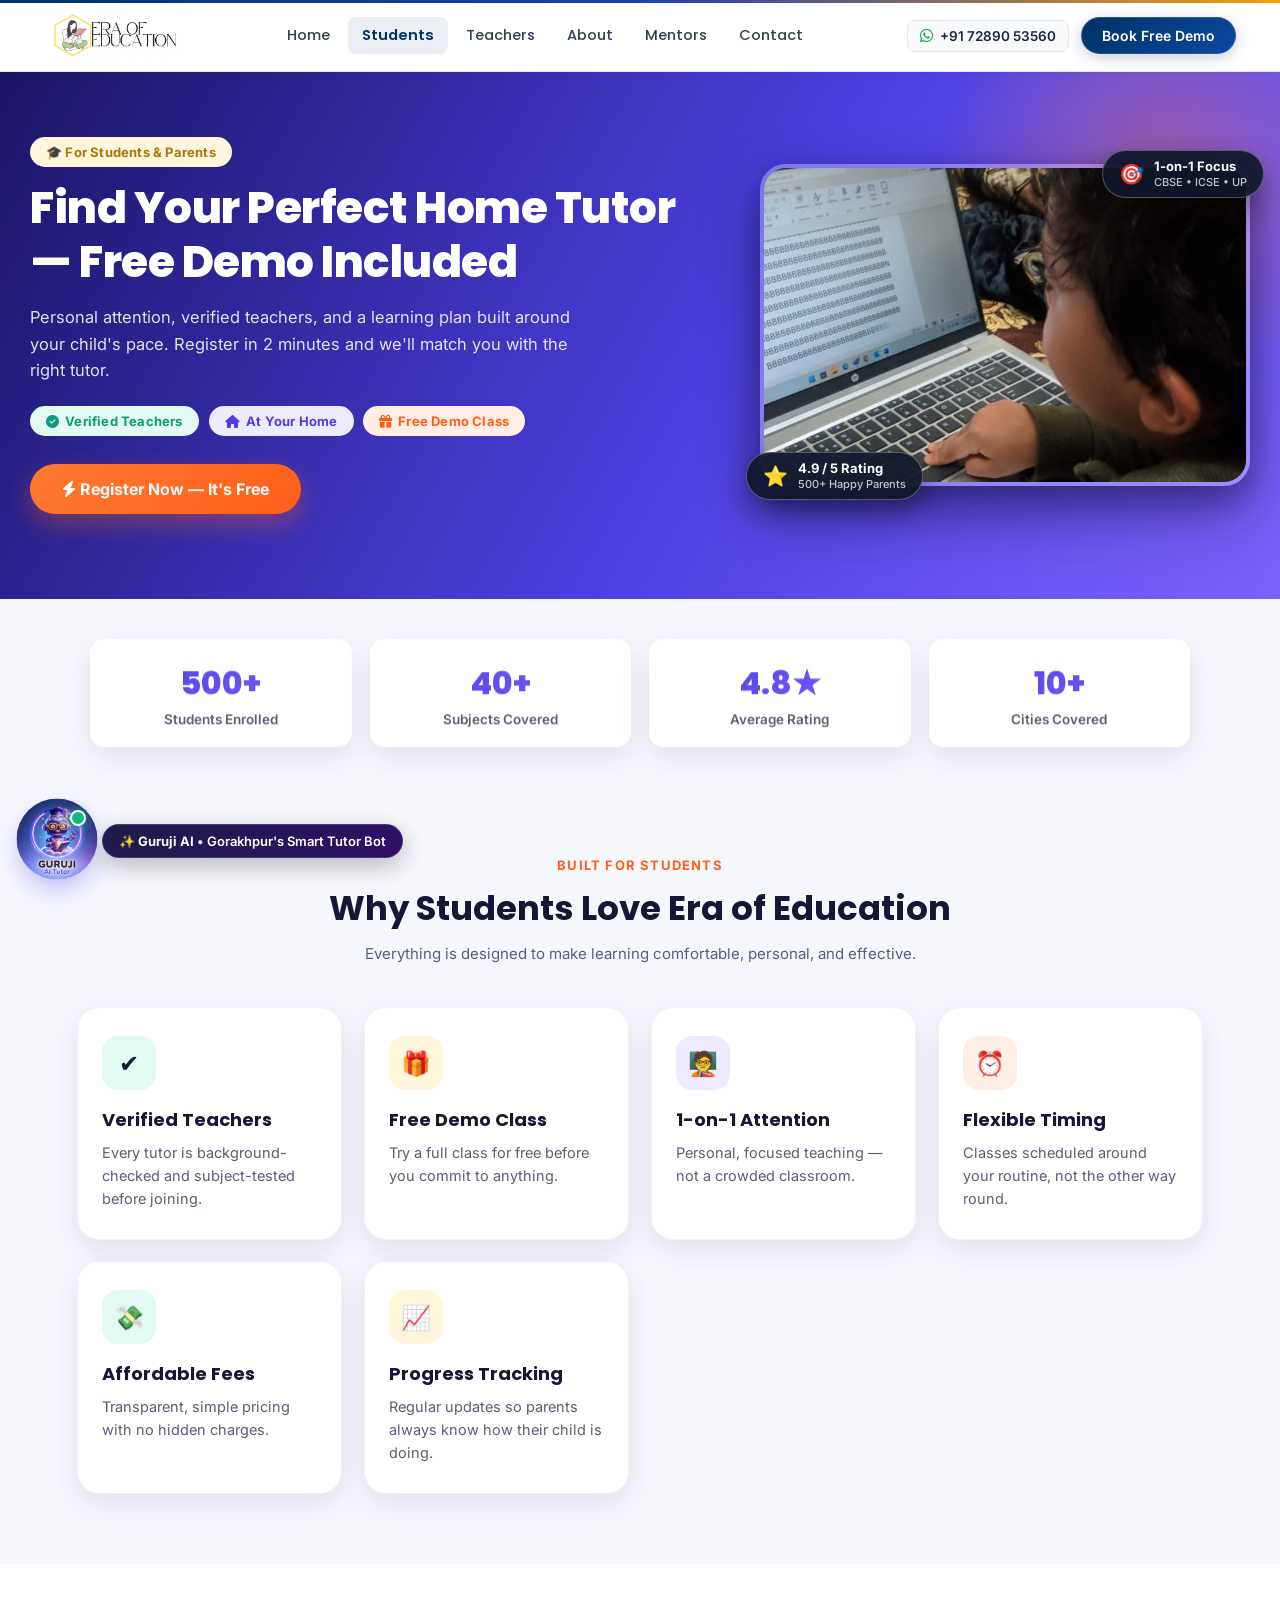
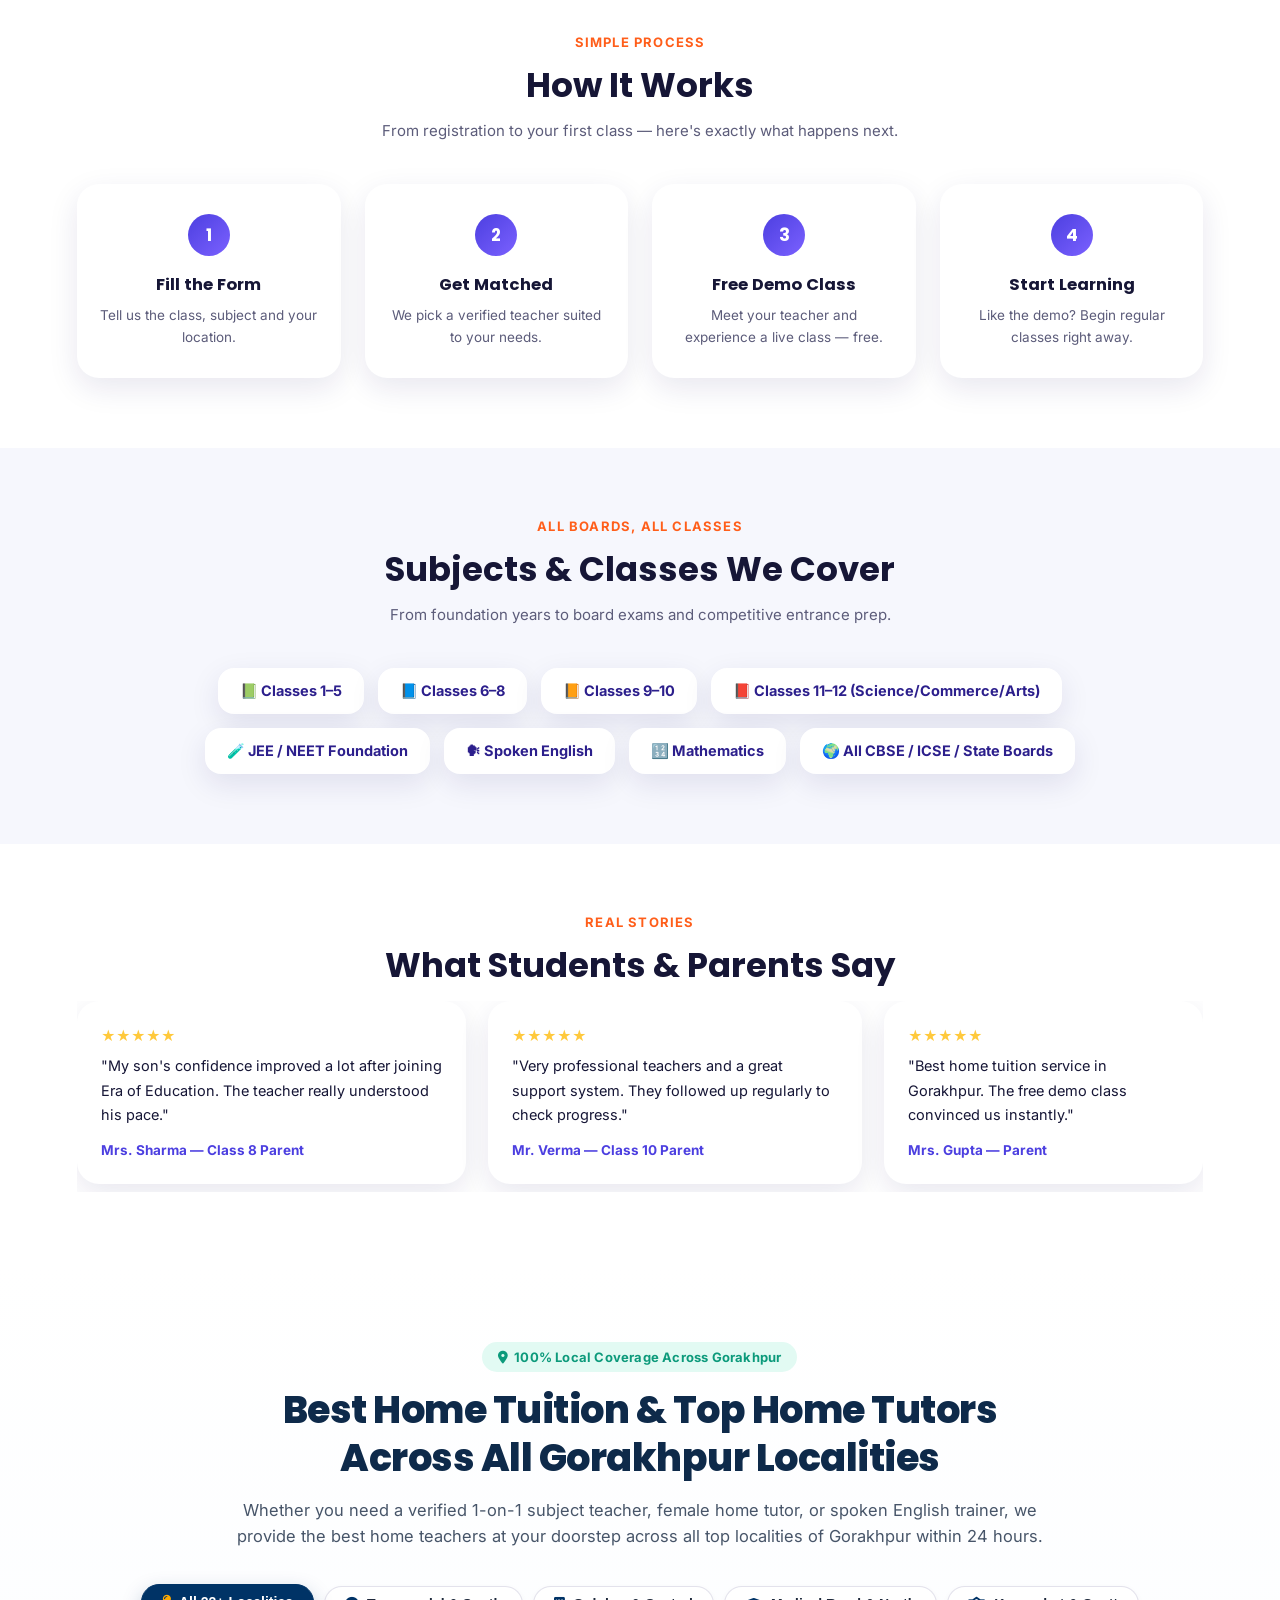
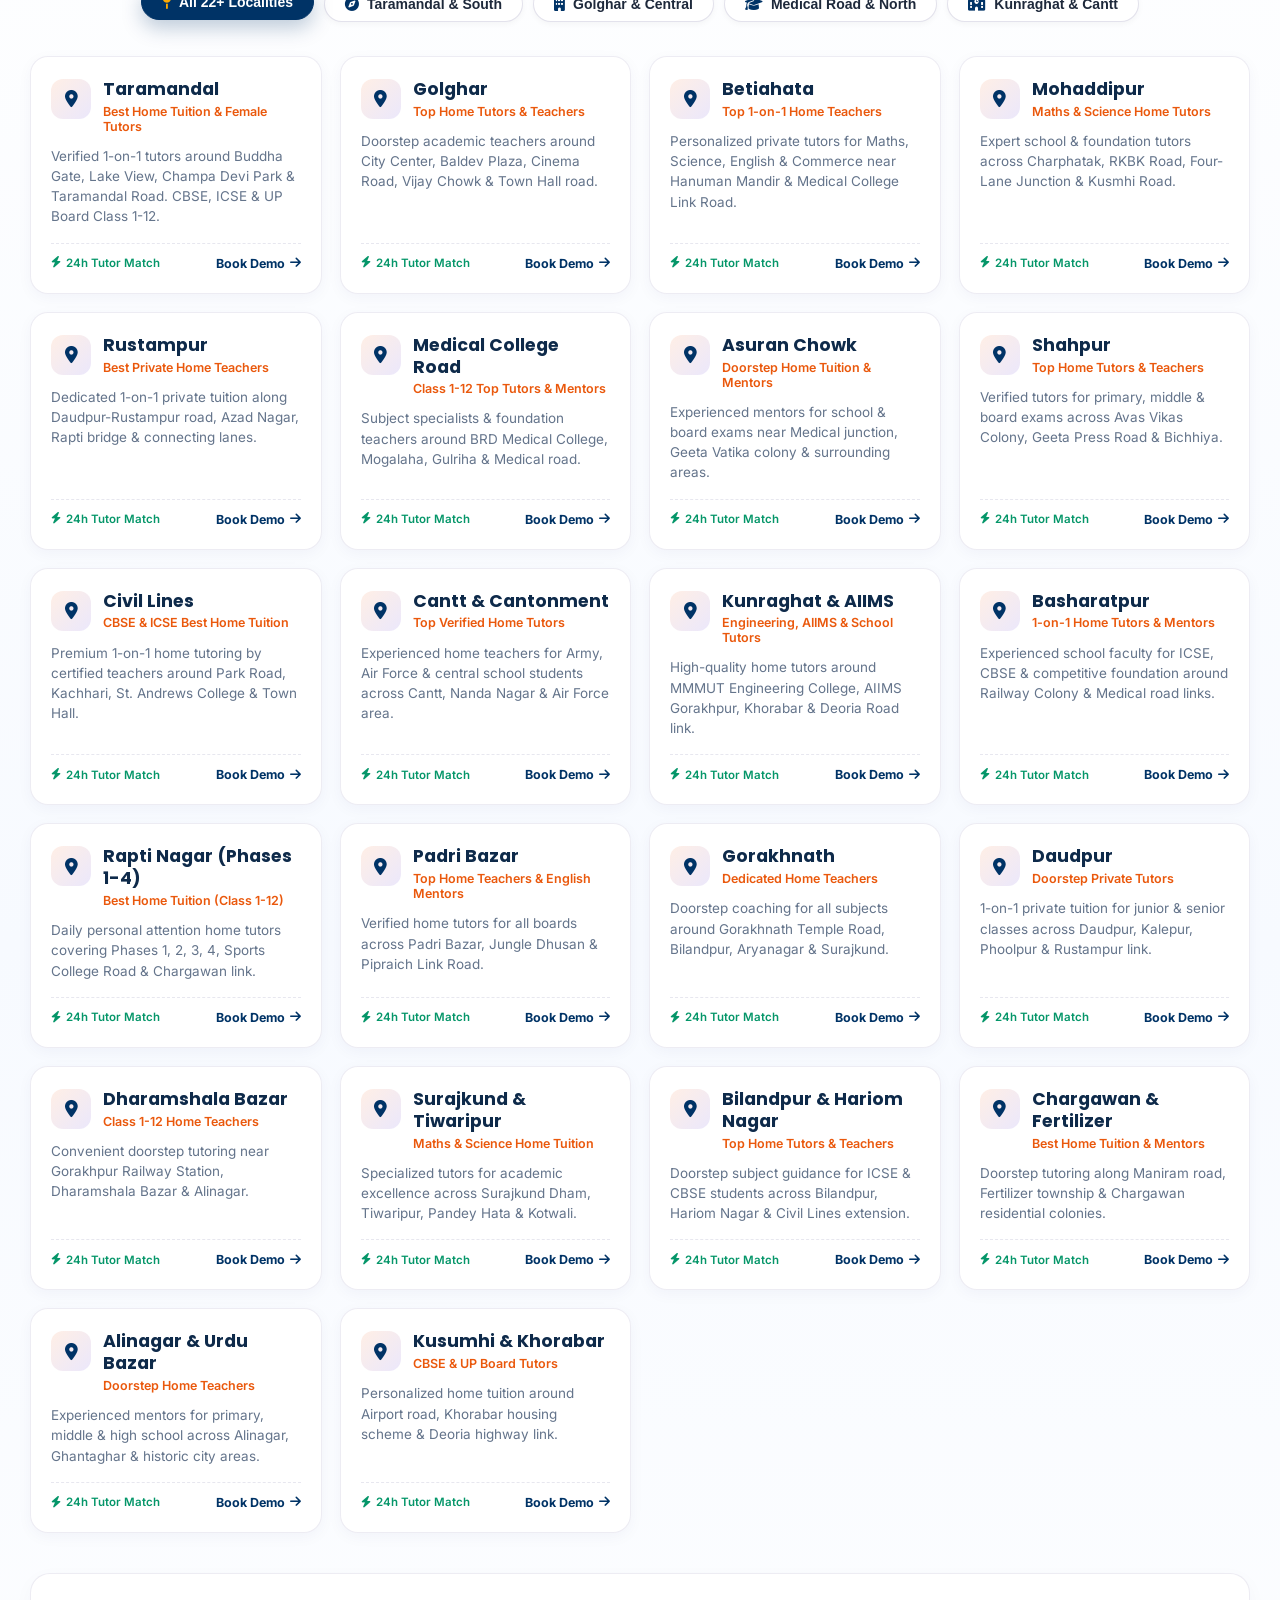
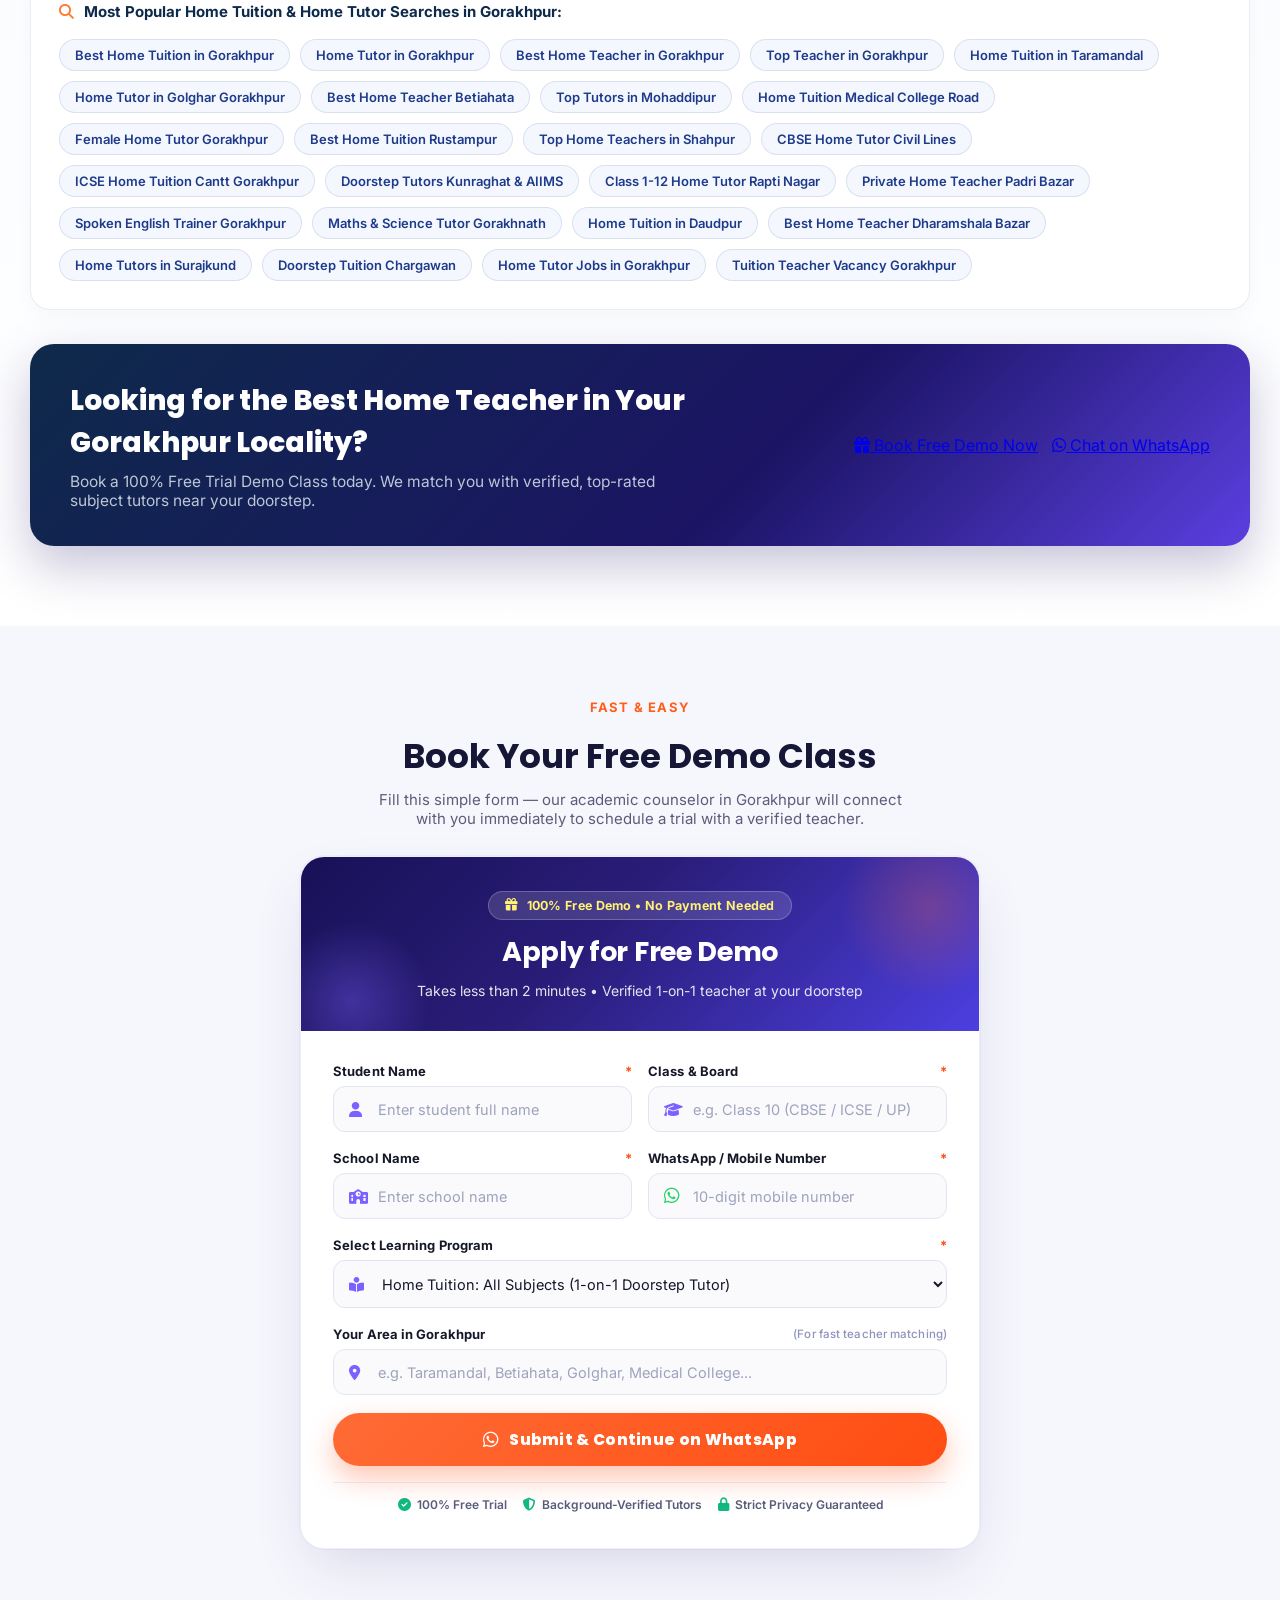
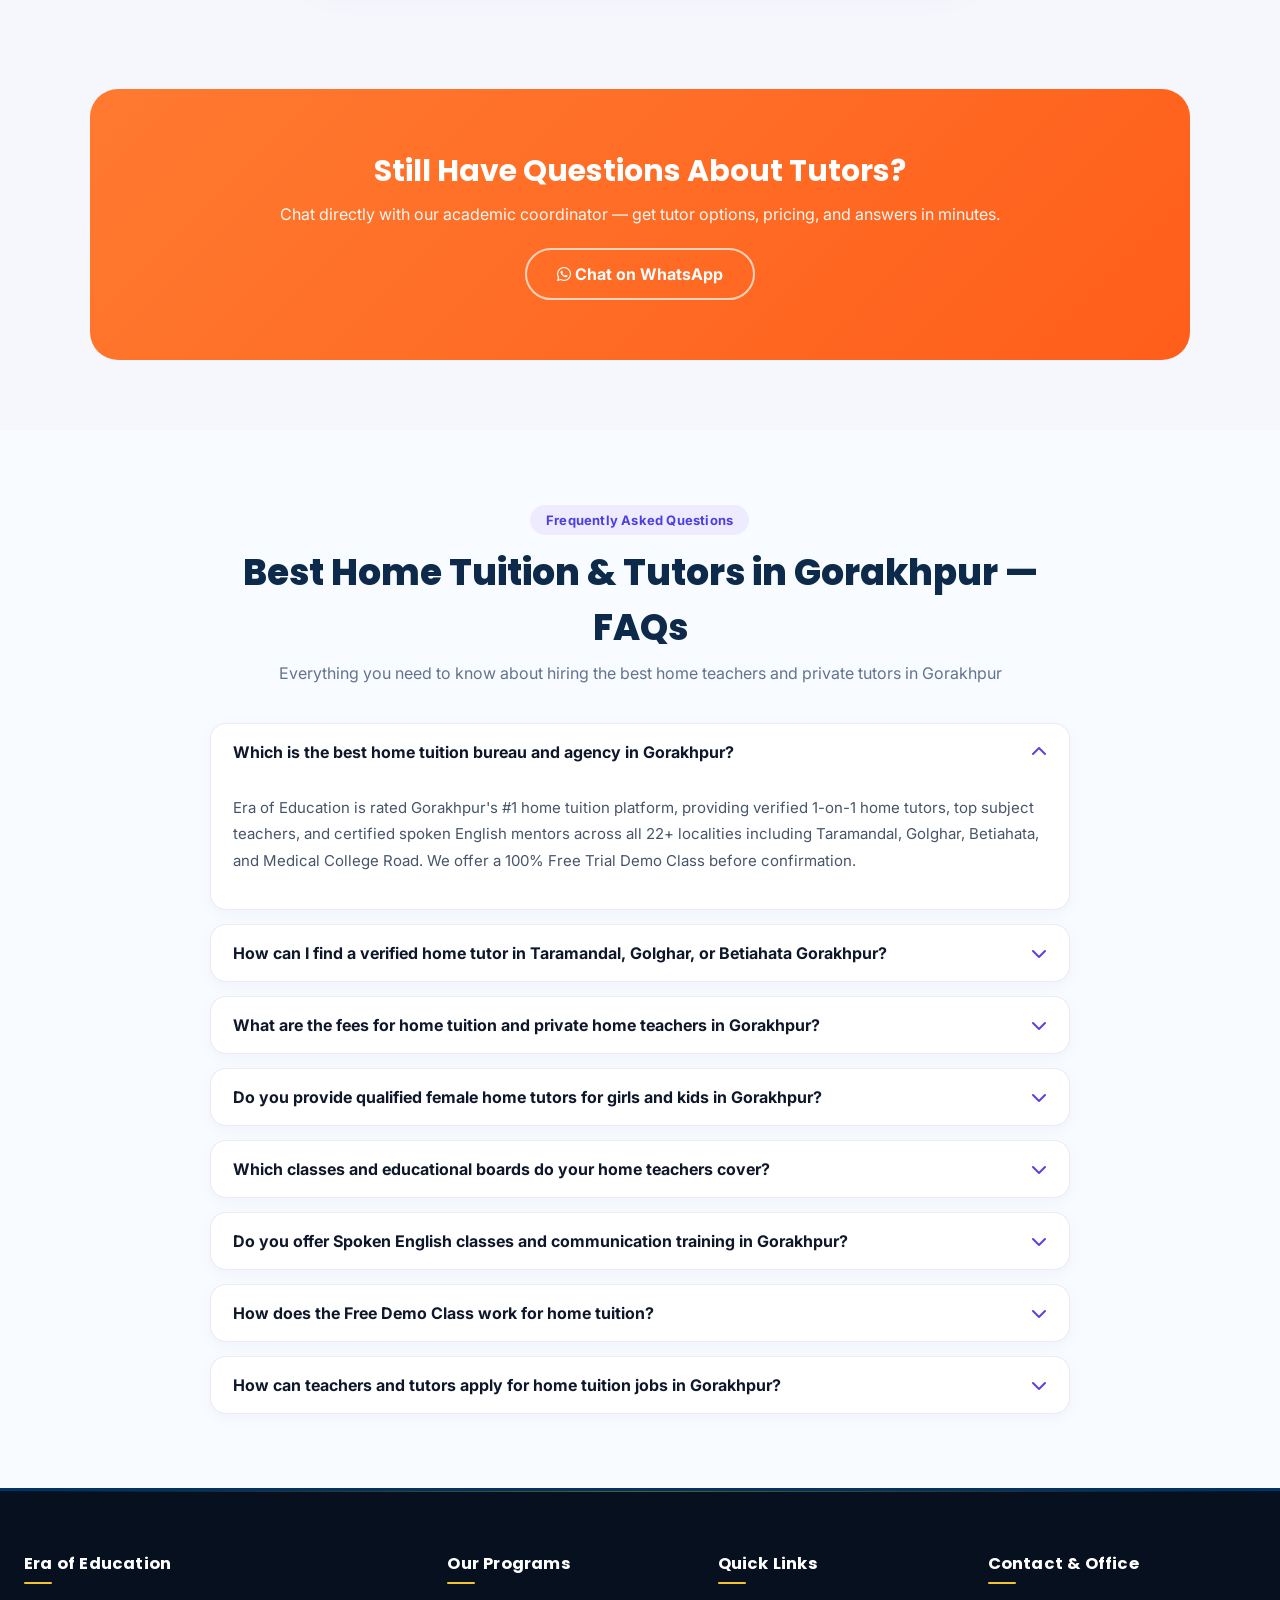
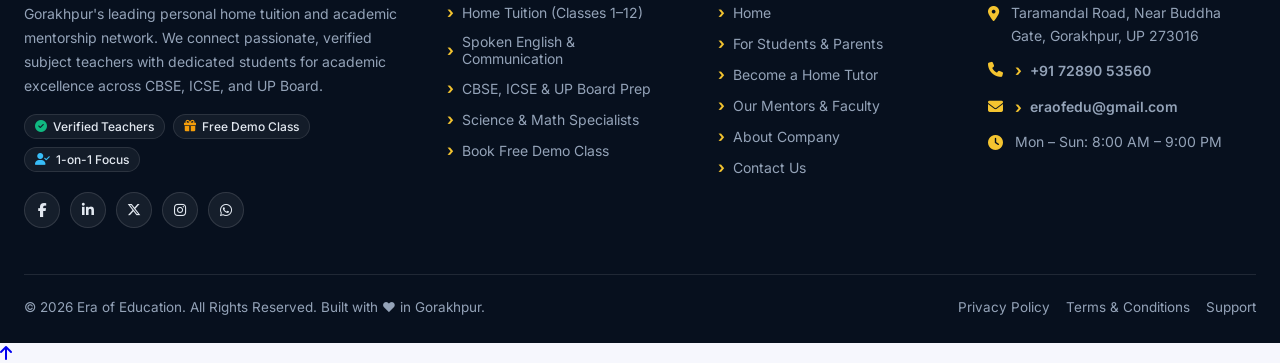
<file: student.html>
<!DOCTYPE html>
<html lang="en">
<head>
  <meta charset="UTF-8">
  <meta name="viewport" content="width=device-width, initial-scale=1.0">
  <title>Best Home Tuition & Top Home Tutors in Gorakhpur | Student Registration</title>
  <meta name="description" content="Hire Gorakhpur's best home tutors and teachers for Classes 1-12 (CBSE, ICSE, UP Board) & Spoken English. Doorstep verified tutors in Taramandal, Golghar & all areas. Free Demo!">
  <meta name="keywords" content="best home tuition in gorakhpur, hire home tutor in gorakhpur, best home teacher gorakhpur, top teacher in gorakhpur, student registration home tuition gorakhpur, private tutor near me gorakhpur, maths science tutor gorakhpur, female home tutor gorakhpur, home tuition in taramandal, home tutor in golghar">
  <meta name="author" content="Era of Education">
  <meta name="robots" content="index, follow, max-image-preview:large, max-snippet:-1, max-video-preview:-1">
  <link rel="canonical" href="https://eraofeducation.in/student.html">

  <!-- Geo / Local SEO Tags -->
  <meta name="geo.region" content="IN-UP">
  <meta name="geo.placename" content="Gorakhpur">
  <meta name="geo.position" content="26.7438;83.3988">
  <meta name="ICBM" content="26.7438, 83.3988">

  <!-- Open Graph -->
  <meta property="og:type" content="website">
  <meta property="og:url" content="https://eraofeducation.in/student.html">
  <meta property="og:title" content="Best Home Tuition & Top Home Tutors in Gorakhpur | Student Registration">
  <meta property="og:description" content="Get dedicated 1-on-1 private tutors and top home teachers for CBSE, ICSE, and UP Board in Gorakhpur. Book your free demo class now!">
  <meta property="og:image" content="https://eraofeducation.in/images/Logo.PNG">
  <meta property="og:site_name" content="Era of Education">
  <meta property="og:locale" content="en_IN">

  <!-- Twitter Cards -->
  <meta name="twitter:card" content="summary_large_image">
  <meta name="twitter:title" content="Student Registration | Best Home Tuition & English Classes Gorakhpur">
  <meta name="twitter:description" content="Get dedicated 1-on-1 private tutors and Spoken English trainers in Gorakhpur. Book your free demo class now!">
  <meta name="twitter:image" content="https://eraofeducation.in/images/Logo.PNG">

  <!-- Favicons for Google Search & All Browsers (Multiple-of-48px standard) -->
  <link rel="icon" type="image/png" sizes="48x48" href="https://eraofeducation.in/images/favicon-48x48.png">
  <link rel="icon" type="image/png" sizes="96x96" href="https://eraofeducation.in/images/favicon-96x96.png">
  <link rel="icon" type="image/png" sizes="144x144" href="https://eraofeducation.in/images/favicon-144x144.png">
  <link rel="icon" type="image/png" sizes="192x192" href="https://eraofeducation.in/images/favicon-192x192.png">
  <link rel="icon" type="image/png" sizes="512x512" href="https://eraofeducation.in/images/favicon-512x512.png">
  <link rel="icon" type="image/png" sizes="32x32" href="https://eraofeducation.in/images/favicon-32x32.png">
  <link rel="icon" type="image/png" sizes="16x16" href="https://eraofeducation.in/images/favicon-16x16.png">
  <link rel="shortcut icon" href="https://eraofeducation.in/favicon.ico">
  <link rel="apple-touch-icon" sizes="180x180" href="https://eraofeducation.in/images/apple-touch-icon.png">
  <link rel="manifest" href="site.webmanifest">

  <!-- Preconnect & Fonts -->
  <link rel="preconnect" href="https://fonts.googleapis.com">
  <link rel="preconnect" href="https://fonts.gstatic.com" crossorigin>
  <link href="https://fonts.googleapis.com/css2?family=Poppins:wght@400;600;700;800&family=Inter:wght@400;500;600;700&display=swap" rel="stylesheet">
  <link rel="stylesheet" href="css/theme.css?v=9.1">
  <link rel="stylesheet" href="css/student.css?v=9.1">
  <link rel="stylesheet" href="css/guruji.css?v=9.1">
  <link rel="stylesheet" href="https://cdnjs.cloudflare.com/ajax/libs/font-awesome/6.5.0/css/all.min.css">

  <!-- JSON-LD Structured Data -->
  <script type="application/ld+json">
  {
    "@context": "https://schema.org",
    "@graph": [
      {
        "@type": ["EducationalOrganization", "Service"],
        "name": "Home Tuition for Students (Classes 1 to 12) - Era of Education",
        "serviceType": "Educational Tutoring & Private Mentorship",
        "provider": {
          "@type": "EducationalOrganization",
          "name": "Era of Education",
          "url": "https://eraofeducation.in/",
          "telephone": "+91-7289053560",
          "address": {
            "@type": "PostalAddress",
            "streetAddress": "Taramandal Road, Near Buddha Gate",
            "addressLocality": "Gorakhpur",
            "addressRegion": "Uttar Pradesh",
            "postalCode": "273016",
            "addressCountry": "IN"
          }
        },
        "areaServed": [
          {
                    "@type": "City",
                    "name": "Gorakhpur"
          },
          {
                    "@type": "AdministrativeArea",
                    "name": "Uttar Pradesh"
          },
          {
                    "@type": "Place",
                    "name": "Taramandal, Gorakhpur",
                    "description": "Best home tuition, verified home tutors and top home teachers in Taramandal, Gorakhpur"
          },
          {
                    "@type": "Place",
                    "name": "Golghar, Gorakhpur",
                    "description": "Best home tuition, verified home tutors and top home teachers in Golghar, Gorakhpur"
          },
          {
                    "@type": "Place",
                    "name": "Betiahata, Gorakhpur",
                    "description": "Best home tuition, verified home tutors and top home teachers in Betiahata, Gorakhpur"
          },
          {
                    "@type": "Place",
                    "name": "Mohaddipur, Gorakhpur",
                    "description": "Best home tuition, verified home tutors and top home teachers in Mohaddipur, Gorakhpur"
          },
          {
                    "@type": "Place",
                    "name": "Rustampur, Gorakhpur",
                    "description": "Best home tuition, verified home tutors and top home teachers in Rustampur, Gorakhpur"
          },
          {
                    "@type": "Place",
                    "name": "Medical College Road, Gorakhpur",
                    "description": "Best home tuition, verified home tutors and top home teachers in Medical College Road, Gorakhpur"
          },
          {
                    "@type": "Place",
                    "name": "Asuran Chowk, Gorakhpur",
                    "description": "Best home tuition, verified home tutors and top home teachers in Asuran Chowk, Gorakhpur"
          },
          {
                    "@type": "Place",
                    "name": "Shahpur, Gorakhpur",
                    "description": "Best home tuition, verified home tutors and top home teachers in Shahpur, Gorakhpur"
          },
          {
                    "@type": "Place",
                    "name": "Civil Lines, Gorakhpur",
                    "description": "Best home tuition, verified home tutors and top home teachers in Civil Lines, Gorakhpur"
          },
          {
                    "@type": "Place",
                    "name": "Cantt & Cantonment, Gorakhpur",
                    "description": "Best home tuition, verified home tutors and top home teachers in Cantt & Cantonment, Gorakhpur"
          },
          {
                    "@type": "Place",
                    "name": "Kunraghat & AIIMS, Gorakhpur",
                    "description": "Best home tuition, verified home tutors and top home teachers in Kunraghat & AIIMS, Gorakhpur"
          },
          {
                    "@type": "Place",
                    "name": "Basharatpur, Gorakhpur",
                    "description": "Best home tuition, verified home tutors and top home teachers in Basharatpur, Gorakhpur"
          },
          {
                    "@type": "Place",
                    "name": "Rapti Nagar (Phases 1-4), Gorakhpur",
                    "description": "Best home tuition, verified home tutors and top home teachers in Rapti Nagar (Phases 1-4), Gorakhpur"
          },
          {
                    "@type": "Place",
                    "name": "Padri Bazar, Gorakhpur",
                    "description": "Best home tuition, verified home tutors and top home teachers in Padri Bazar, Gorakhpur"
          },
          {
                    "@type": "Place",
                    "name": "Gorakhnath, Gorakhpur",
                    "description": "Best home tuition, verified home tutors and top home teachers in Gorakhnath, Gorakhpur"
          },
          {
                    "@type": "Place",
                    "name": "Daudpur, Gorakhpur",
                    "description": "Best home tuition, verified home tutors and top home teachers in Daudpur, Gorakhpur"
          },
          {
                    "@type": "Place",
                    "name": "Dharamshala Bazar, Gorakhpur",
                    "description": "Best home tuition, verified home tutors and top home teachers in Dharamshala Bazar, Gorakhpur"
          },
          {
                    "@type": "Place",
                    "name": "Surajkund & Tiwaripur, Gorakhpur",
                    "description": "Best home tuition, verified home tutors and top home teachers in Surajkund & Tiwaripur, Gorakhpur"
          },
          {
                    "@type": "Place",
                    "name": "Bilandpur & Hariom Nagar, Gorakhpur",
                    "description": "Best home tuition, verified home tutors and top home teachers in Bilandpur & Hariom Nagar, Gorakhpur"
          },
          {
                    "@type": "Place",
                    "name": "Chargawan & Fertilizer, Gorakhpur",
                    "description": "Best home tuition, verified home tutors and top home teachers in Chargawan & Fertilizer, Gorakhpur"
          },
          {
                    "@type": "Place",
                    "name": "Alinagar & Urdu Bazar, Gorakhpur",
                    "description": "Best home tuition, verified home tutors and top home teachers in Alinagar & Urdu Bazar, Gorakhpur"
          },
          {
                    "@type": "Place",
                    "name": "Kusumhi & Khorabar, Gorakhpur",
                    "description": "Best home tuition, verified home tutors and top home teachers in Kusumhi & Khorabar, Gorakhpur"
          }
],
        "description": "Personalized 1-on-1 home tuition and verified top home teachers for Classes 1 to 12 in Gorakhpur across CBSE, ICSE, ISC, and UP Board. Free trial demo class included."
      },
      {
        "@type": "FAQPage",
        "mainEntity": [
          {
                    "@type": "Question",
                    "name": "Which is the best home tuition bureau and agency in Gorakhpur?",
                    "acceptedAnswer": {
                              "@type": "Answer",
                              "text": "Era of Education is rated Gorakhpur's #1 home tuition platform, providing verified 1-on-1 home tutors, top subject teachers, and certified spoken English mentors across all 22+ localities including Taramandal, Golghar, Betiahata, and Medical College Road. We offer a 100% Free Trial Demo Class before confirmation."
                    }
          },
          {
                    "@type": "Question",
                    "name": "How can I find a verified home tutor in Taramandal, Golghar, or Betiahata Gorakhpur?",
                    "acceptedAnswer": {
                              "@type": "Answer",
                              "text": "You can register on our website or call/WhatsApp +91 7289053560. We match your child with a qualified, background-verified tutor within 24 hours in any Gorakhpur locality with a free trial demo class."
                    }
          },
          {
                    "@type": "Question",
                    "name": "What are the fees for home tuition and private home teachers in Gorakhpur?",
                    "acceptedAnswer": {
                              "@type": "Answer",
                              "text": "Home tuition fees in Gorakhpur depend on class level, board (CBSE, ICSE, UP Board), and frequency of sessions. Primary classes generally start from \u20b92,000\u2013\u20b93,500/month, middle school \u20b93,500\u2013\u20b95,500/month, and high school/senior secondary \u20b95,500\u2013\u20b99,000/month. We provide completely transparent and customized plans."
                    }
          },
          {
                    "@type": "Question",
                    "name": "Do you provide qualified female home tutors for girls and kids in Gorakhpur?",
                    "acceptedAnswer": {
                              "@type": "Answer",
                              "text": "Yes, we have a dedicated pool of qualified, verified female home tutors and teachers available across all areas of Gorakhpur including Taramandal, Golghar, Rustampur, Shahpur, and Civil Lines for all subjects."
                    }
          },
          {
                    "@type": "Question",
                    "name": "Which classes and educational boards do your home teachers cover?",
                    "acceptedAnswer": {
                              "@type": "Answer",
                              "text": "Our tutors teach all classes from Class 1 to 12 across CBSE, ICSE, ISC, and UP Board (both English and Hindi medium), covering Mathematics, Science (Physics, Chemistry, Biology), English, Social Science, Hindi, and Commerce."
                    }
          },
          {
                    "@type": "Question",
                    "name": "Do you offer Spoken English classes and communication training in Gorakhpur?",
                    "acceptedAnswer": {
                              "@type": "Answer",
                              "text": "Yes! We provide 1-on-1 doorstep and online Spoken English coaching, public speaking, grammar mastery, and interview preparation for students, college graduates, and working professionals in Gorakhpur."
                    }
          },
          {
                    "@type": "Question",
                    "name": "How does the Free Demo Class work for home tuition?",
                    "acceptedAnswer": {
                              "@type": "Answer",
                              "text": "When you apply for home tuition, we schedule a free demo session at your home with an expert teacher matching your requirements. You observe the teaching methodology; only if 100% satisfied do you confirm."
                    }
          },
          {
                    "@type": "Question",
                    "name": "How can teachers and tutors apply for home tuition jobs in Gorakhpur?",
                    "acceptedAnswer": {
                              "@type": "Answer",
                              "text": "Passionate teachers, graduates, and post-graduates in Gorakhpur can register at https://eraofeducation.in/teacher.html. We provide verified student leads near your preferred localities with flexible hours and earnings of \u20b915,000\u2013\u20b945,000+ per month."
                    }
          }
]
      }
    ]
  }
  </script>
<style id="hero-inline-perfect-style">
/* PERFECT INLINE HERO ALIGNMENT */
.s-hero {
  background: var(--grad-hero) !important;
  color: #fff !important;
  padding: 65px 24px 85px !important;
  position: relative !important;
  overflow: hidden !important;
  width: 100% !important;
  box-sizing: border-box !important;
}
.s-hero::before {
  content: "" !important;
  position: absolute !important;
  width: 440px !important;
  height: 440px !important;
  background: radial-gradient(circle, rgba(255, 122, 48, 0.35), transparent 70%) !important;
  top: -120px !important;
  right: -100px !important;
  border-radius: 50% !important;
  animation: blobPulse 6s ease-in-out infinite !important;
  pointer-events: none !important;
}
.s-hero-container {
  max-width: 1220px !important;
  margin: 0 auto !important;
  width: 100% !important;
  display: grid !important;
  grid-template-columns: minmax(0, 1.15fr) minmax(0, 0.85fr) !important;
  align-items: center !important;
  gap: 48px !important;
  position: relative !important;
  z-index: 2 !important;
  box-sizing: border-box !important;
}
.s-hero-text {
  display: flex !important;
  flex-direction: column !important;
  align-items: flex-start !important;
  text-align: left !important;
  min-width: 0 !important;
  position: relative !important;
  z-index: 2 !important;
}
.s-hero-text h1 {
  font-size: clamp(30px, 3.5vw, 44px) !important;
  font-weight: 800 !important;
  line-height: 1.22 !important;
  margin: 14px 0 16px !important;
  color: #ffffff !important;
  letter-spacing: -0.5px !important;
}
.s-hero-text p {
  font-size: 16.5px !important;
  line-height: 1.6 !important;
  opacity: 0.94 !important;
  max-width: 540px !important;
  margin: 0 0 22px !important;
  color: rgba(255, 255, 255, 0.92) !important;
}
.s-hero-badges {
  display: flex !important;
  gap: 10px !important;
  flex-wrap: wrap !important;
  margin-bottom: 28px !important;
}
.s-hero-img {
  display: flex !important;
  justify-content: flex-end !important;
  align-items: center !important;
  min-width: 0 !important;
  position: relative !important;
  z-index: 2 !important;
  width: 100% !important;
}
.hero-card-frame {
  position: relative !important;
  width: 100% !important;
  max-width: 490px !important;
  border-radius: 26px !important;
  display: inline-block !important;
}
.hero-card-frame img {
  width: 100% !important;
  max-width: 490px !important;
  aspect-ratio: 16 / 10.5 !important;
  height: auto !important;
  object-fit: cover !important;
  object-position: center center !important;
  border-radius: 26px !important;
  display: block !important;
  box-shadow: 0 25px 60px rgba(0, 0, 0, 0.42), 0 12px 28px rgba(27, 20, 100, 0.3) !important;
  border: 4px solid rgba(255, 255, 255, 0.3) !important;
  transition: transform 0.4s cubic-bezier(0.16, 1, 0.3, 1), box-shadow 0.4s ease !important;
}
.hero-card-frame:hover img {
  transform: translateY(-5px) scale(1.015) !important;
  box-shadow: 0 32px 75px rgba(0, 0, 0, 0.5), 0 12px 30px rgba(255, 122, 48, 0.25) !important;
}
.hero-float-badge {
  position: absolute !important;
  display: flex !important;
  align-items: center !important;
  gap: 10px !important;
  background: rgba(15, 23, 42, 0.9) !important;
  backdrop-filter: blur(12px) !important;
  -webkit-backdrop-filter: blur(12px) !important;
  padding: 8px 16px !important;
  border-radius: 50px !important;
  border: 1.5px solid rgba(255, 255, 255, 0.28) !important;
  box-shadow: 0 12px 30px rgba(0, 0, 0, 0.38) !important;
  color: #ffffff !important;
  z-index: 4 !important;
  animation: floatSubtle 4s ease-in-out infinite alternate !important;
}
.hero-float-badge.badge-bottom-left {
  bottom: -14px !important;
  left: -14px !important;
}
.hero-float-badge.badge-top-right {
  top: -14px !important;
  right: -14px !important;
  animation-delay: 2s !important;
}
.hero-float-badge .badge-icon {
  font-size: 20px !important;
  line-height: 1 !important;
}
.hero-float-badge strong {
  display: block !important;
  font-size: 13px !important;
  font-weight: 700 !important;
  line-height: 1.2 !important;
  color: #fff !important;
}
.hero-float-badge small {
  display: block !important;
  font-size: 11px !important;
  opacity: 0.88 !important;
  color: rgba(255, 255, 255, 0.85) !important;
  font-weight: 500 !important;
}
@keyframes floatSubtle {
  0% { transform: translateY(0); }
  100% { transform: translateY(-6px); }
}
@media (max-width: 960px) {
  .s-hero { padding: 50px 20px 65px !important; }
  .s-hero-container { grid-template-columns: 1fr !important; gap: 36px !important; text-align: center !important; }
  .s-hero-text { align-items: center !important; text-align: center !important; }
  .s-hero-text h1 { font-size: clamp(26px, 5vw, 36px) !important; }
  .s-hero-text p { text-align: center !important; margin-left: auto !important; margin-right: auto !important; }
  .s-hero-badges { justify-content: center !important; }
  .s-hero-img { justify-content: center !important; }
  .hero-card-frame { max-width: 440px !important; }
}
@media (max-width: 520px) {
  .hero-float-badge { display: none !important; }
}
</style>
<style id="index-master-styles">
/* ================================================================
   GORAKHPUR HYPERLOCAL SEO & COVERAGE LUXURY STYLES
   ================================================================ */
.local-coverage-section {
  padding: 80px 24px !important;
  background: linear-gradient(180deg, #ffffff 0%, #f7faff 50%, #ffffff 100%) !important;
  position: relative !important;
  overflow: hidden !important;
  width: 100% !important;
  box-sizing: border-box !important;
}
.local-container {
  max-width: 1220px !important;
  margin: 0 auto !important;
  width: 100% !important;
  box-sizing: border-box !important;
}
.local-header {
  text-align: center !important;
  max-width: 820px !important;
  margin: 0 auto 36px !important;
}
.local-header h2 {
  font-size: clamp(26px, 3.2vw, 38px) !important;
  color: #0E2A4A !important;
  font-weight: 800 !important;
  line-height: 1.25 !important;
  margin: 14px 0 16px !important;
  letter-spacing: -0.5px !important;
}
.local-header p {
  color: #475569 !important;
  font-size: 16.5px !important;
  line-height: 1.6 !important;
  margin: 0 !important;
}
.area-filter-pills {
  display: flex !important;
  gap: 10px !important;
  flex-wrap: wrap !important;
  justify-content: center !important;
  margin-bottom: 34px !important;
}
.area-pill {
  background: #ffffff !important;
  border: 1.5px solid rgba(27, 20, 100, 0.12) !important;
  color: #1e293b !important;
  font-weight: 600 !important;
  font-size: 14px !important;
  padding: 9px 20px !important;
  border-radius: 50px !important;
  cursor: pointer !important;
  display: inline-flex !important;
  align-items: center !important;
  gap: 8px !important;
  transition: all 0.25s ease !important;
  box-shadow: 0 2px 6px rgba(0, 0, 0, 0.04) !important;
}
.area-pill i {
  color: #003366 !important;
}
.area-pill:hover, .area-pill.active {
  background: #003366 !important;
  color: #ffffff !important;
  border-color: #003366 !important;
  transform: translateY(-2px) !important;
  box-shadow: 0 8px 20px rgba(0, 51, 102, 0.25) !important;
}
.area-pill.active i {
  color: #ffaa00 !important;
}
.locality-cards-grid {
  display: grid !important;
  grid-template-columns: repeat(auto-fill, minmax(260px, 1fr)) !important;
  gap: 18px !important;
  margin-bottom: 40px !important;
}
.locality-card-rich {
  background: #ffffff !important;
  border: 1.5px solid rgba(27, 20, 100, 0.08) !important;
  border-radius: 18px !important;
  padding: 22px 20px !important;
  box-shadow: 0 4px 15px rgba(27, 20, 100, 0.04) !important;
  transition: all 0.3s cubic-bezier(0.16, 1, 0.3, 1) !important;
  display: flex !important;
  flex-direction: column !important;
  justify-content: space-between !important;
  position: relative !important;
  overflow: hidden !important;
}
.locality-card-rich::before {
  content: "" !important;
  position: absolute !important;
  top: 0 !important;
  left: 0 !important;
  right: 0 !important;
  height: 3.5px !important;
  background: linear-gradient(90deg, #ff7a30, #5b3fe0) !important;
  opacity: 0 !important;
  transition: opacity 0.3s ease !important;
}
.locality-card-rich:hover {
  transform: translateY(-5px) !important;
  border-color: rgba(91, 63, 224, 0.35) !important;
  box-shadow: 0 14px 30px rgba(27, 20, 100, 0.12) !important;
}
.locality-card-rich:hover::before {
  opacity: 1 !important;
}
.loc-top {
  display: flex !important;
  align-items: flex-start !important;
  gap: 12px !important;
  margin-bottom: 12px !important;
}
.loc-icon-wrap {
  width: 40px !important;
  height: 40px !important;
  border-radius: 12px !important;
  background: linear-gradient(135deg, rgba(255, 122, 48, 0.12), rgba(91, 63, 224, 0.12)) !important;
  color: #003366 !important;
  display: flex !important;
  align-items: center !important;
  justify-content: center !important;
  font-size: 17px !important;
  flex-shrink: 0 !important;
  transition: all 0.25s ease !important;
}
.locality-card-rich:hover .loc-icon-wrap {
  background: linear-gradient(135deg, #ff7a30, #ff944d) !important;
  color: #ffffff !important;
}
.loc-info h3 {
  font-size: 17.5px !important;
  font-weight: 700 !important;
  color: #0E2A4A !important;
  margin: 0 0 3px !important;
  line-height: 1.25 !important;
}
.loc-info .loc-tagline {
  font-size: 12.5px !important;
  font-weight: 600 !important;
  color: #ea580c !important;
  display: block !important;
}
.loc-desc {
  font-size: 13.5px !important;
  color: #64748b !important;
  line-height: 1.5 !important;
  margin: 0 0 16px !important;
}
.loc-footer {
  display: flex !important;
  align-items: center !important;
  justify-content: space-between !important;
  border-top: 1px dashed rgba(27, 20, 100, 0.1) !important;
  padding-top: 12px !important;
  margin-top: auto !important;
}
.loc-coverage-badge {
  font-size: 11.5px !important;
  font-weight: 600 !important;
  color: #059669 !important;
  display: inline-flex !important;
  align-items: center !important;
  gap: 5px !important;
}
.loc-btn {
  font-size: 12.5px !important;
  font-weight: 700 !important;
  color: #003366 !important;
  text-decoration: none !important;
  display: inline-flex !important;
  align-items: center !important;
  gap: 5px !important;
  transition: color 0.2s ease, transform 0.2s ease !important;
}
.loc-btn:hover {
  color: #ff7a30 !important;
  transform: translateX(3px) !important;
}

/* Hyperlocal Keyword Cloud */
.seo-keyword-cloud-box {
  background: #ffffff !important;
  border-radius: 20px !important;
  padding: 28px !important;
  border: 1px solid rgba(27, 20, 100, 0.08) !important;
  box-shadow: 0 6px 20px rgba(27, 20, 100, 0.03) !important;
  margin-bottom: 34px !important;
}
.keyword-cloud-header {
  display: flex !important;
  align-items: center !important;
  gap: 10px !important;
  margin-bottom: 18px !important;
  font-weight: 700 !important;
  font-size: 15px !important;
  color: #0E2A4A !important;
}
.keyword-cloud-header i {
  color: #ff7a30 !important;
}
.keyword-tags {
  display: flex !important;
  flex-wrap: wrap !important;
  gap: 10px !important;
}
.kw-tag {
  background: #f4f8fe !important;
  color: #1e3a8a !important;
  border: 1px solid rgba(30, 58, 138, 0.12) !important;
  padding: 7px 15px !important;
  border-radius: 50px !important;
  font-size: 13px !important;
  font-weight: 600 !important;
  text-decoration: none !important;
  transition: all 0.2s ease !important;
  display: inline-block !important;
}
.kw-tag:hover {
  background: #1e3a8a !important;
  color: #ffffff !important;
  border-color: #1e3a8a !important;
  transform: translateY(-2px) !important;
  box-shadow: 0 4px 12px rgba(30, 58, 138, 0.2) !important;
}

/* Local CTA Banner */
.local-cta-banner {
  background: linear-gradient(135deg, #0e2a4a 0%, #1b1464 60%, #5b3fe0 100%) !important;
  border-radius: 24px !important;
  padding: 36px 40px !important;
  display: flex !important;
  align-items: center !important;
  justify-content: space-between !important;
  gap: 30px !important;
  color: #ffffff !important;
  box-shadow: 0 20px 50px rgba(27, 20, 100, 0.25) !important;
}
.local-cta-text h3 {
  font-size: clamp(20px, 2.4vw, 28px) !important;
  font-weight: 800 !important;
  margin: 0 0 8px !important;
  color: #ffffff !important;
}
.local-cta-text p {
  font-size: 15.5px !important;
  opacity: 0.92 !important;
  margin: 0 !important;
  max-width: 620px !important;
  color: #cbd5e1 !important;
}
.local-cta-actions {
  display: flex !important;
  gap: 14px !important;
  flex-shrink: 0 !important;
  flex-wrap: wrap !important;
}

/* FAQ SECTION LUXURY STYLES */
.faq-section {
  padding: 75px 24px !important;
  background: #f8fbff !important;
}
.faq-container {
  max-width: 860px !important;
  margin: 0 auto !important;
}
.faq-header {
  text-align: center !important;
  margin-bottom: 40px !important;
}
.faq-header h2 {
  font-size: clamp(26px, 3.2vw, 36px) !important;
  color: #0E2A4A !important;
  font-weight: 800 !important;
  margin: 10px 0 8px !important;
}
.faq-header p {
  color: #64748b !important;
  font-size: 16px !important;
  margin: 0 !important;
}
.faq-list {
  display: flex !important;
  flex-direction: column !important;
  gap: 14px !important;
}
.faq-item {
  background: #ffffff !important;
  border-radius: 16px !important;
  border: 1px solid rgba(27, 20, 100, 0.08) !important;
  box-shadow: 0 4px 15px rgba(27, 20, 100, 0.04) !important;
  overflow: hidden !important;
  transition: box-shadow .25s ease, border-color .25s ease !important;
}
.faq-item:hover {
  box-shadow: 0 8px 24px rgba(27, 20, 100, 0.08) !important;
  border-color: rgba(76, 63, 224, 0.25) !important;
}
.faq-question {
  width: 100% !important;
  padding: 18px 22px !important;
  background: none !important;
  border: none !important;
  text-align: left !important;
  font-size: 16px !important;
  font-weight: 700 !important;
  color: #0f172a !important;
  display: flex !important;
  justify-content: space-between !important;
  align-items: center !important;
  cursor: pointer !important;
  font-family: inherit !important;
  gap: 16px !important;
}
.faq-question span {
  flex: 1 !important;
}
.faq-question i {
  font-size: 16px !important;
  color: #5b3fe0 !important;
  transition: transform 0.3s ease !important;
  flex-shrink: 0 !important;
}
.faq-item.active .faq-question i {
  transform: rotate(180deg) !important;
}
.faq-answer {
  max-height: 0 !important;
  overflow: hidden !important;
  transition: max-height 0.35s ease, padding 0.35s ease !important;
  padding: 0 22px !important;
  color: #475569 !important;
  font-size: 15px !important;
  line-height: 1.75 !important;
}
.faq-item.active .faq-answer {
  max-height: 300px !important;
  padding: 0 22px 20px !important;
}

@media (max-width: 900px) {
  .local-cta-banner {
    flex-direction: column !important;
    text-align: center !important;
    padding: 30px 24px !important;
  }
  .local-cta-text p {
    margin-left: auto !important;
    margin-right: auto !important;
  }
  .local-cta-actions {
    justify-content: center !important;
    width: 100% !important;
  }
}
@media (max-width: 600px) {
  .local-coverage-section {
    padding: 55px 16px !important;
  }
  .locality-cards-grid {
    grid-template-columns: 1fr !important;
    gap: 14px !important;
  }
  .seo-keyword-cloud-box {
    padding: 20px 16px !important;
  }
  .faq-question {
    font-size: 14.5px !important;
    padding: 16px 18px !important;
  }
}


/* ================================================================
   ULTRA DEVICE-FRIENDLY & RESPONSIVE MASTER SYSTEM
   Phones (320-480px), Tablets (600-900px), Laptops & Desktops
   ================================================================ */
html, body {
  max-width: 100vw !important;
  overflow-x: hidden !important;
  width: 100% !important;
  -webkit-text-size-adjust: 100% !important;
  box-sizing: border-box !important;
}
*, *::before, *::after {
  box-sizing: border-box !important;
}

/* Base Mobile Form inputs fix (no iOS auto-zoom) */
@media (max-width: 768px) {
  input, select, textarea {
    font-size: 16px !important;
    max-width: 100% !important;
  }
}

/* Site Header & Mobile Nav */
@media (max-width: 768px) {
  .site-header {
    padding: 10px 16px !important;
  }
  .logo img {
    max-height: 38px !important;
    width: auto !important;
  }
  .nav-actions .nav-phone span {
    display: none !important;
  }
}

/* Homepage Hero Responsive */
@media (max-width: 900px) {
  .hero {
    padding: 45px 16px 50px !important;
    flex-direction: column !important;
    text-align: center !important;
    gap: 32px !important;
  }
  .hero-text {
    align-items: center !important;
    text-align: center !important;
    width: 100% !important;
  }
  .hero-text h1 {
    font-size: clamp(26px, 6vw, 38px) !important;
    line-height: 1.22 !important;
  }
  .hero-text p {
    font-size: 15px !important;
    margin-left: auto !important;
    margin-right: auto !important;
    max-width: 540px !important;
  }
  .hero-badges {
    justify-content: center !important;
  }
  .hero-buttons {
    justify-content: center !important;
    display: flex !important;
    flex-wrap: wrap !important;
    gap: 12px !important;
    width: 100% !important;
  }
  .hero-buttons .btn {
    width: 100% !important;
    max-width: 320px !important;
    justify-content: center !important;
  }
  .hero-image {
    justify-content: center !important;
    width: 100% !important;
  }
  .hero-slider-wrapper {
    max-width: 100% !important;
    height: 350px !important;
    border-radius: 20px !important;
  }
}
@media (max-width: 480px) {
  .hero-slider-wrapper {
    height: 290px !important;
  }
}

/* Student & Teacher Hero Sections Device-Friendly */
@media (max-width: 960px) {
  .s-hero, .t-hero {
    padding: 45px 16px 55px !important;
  }
  .s-hero-container, .t-hero-container {
    grid-template-columns: 1fr !important;
    gap: 32px !important;
    text-align: center !important;
    max-width: 100% !important;
  }
  .s-hero-text, .t-hero-text {
    align-items: center !important;
    text-align: center !important;
    width: 100% !important;
  }
  .s-hero-text h1, .t-hero-text h1 {
    font-size: clamp(25px, 5.8vw, 36px) !important;
    line-height: 1.25 !important;
  }
  .s-hero-text p, .t-hero-text p {
    font-size: 15px !important;
    text-align: center !important;
    margin-left: auto !important;
    margin-right: auto !important;
    max-width: 520px !important;
  }
  .s-hero-badges, .t-hero-badges {
    justify-content: center !important;
    gap: 8px !important;
  }
  .s-hero-img, .t-hero-img {
    justify-content: center !important;
    width: 100% !important;
  }
  .hero-card-frame {
    max-width: 440px !important;
    width: 100% !important;
  }
}
@media (max-width: 600px) {
  .hero-card-frame {
    max-width: 100% !important;
  }
  .hero-float-badge.badge-bottom-left {
    bottom: 8px !important;
    left: 8px !important;
  }
  .hero-float-badge.badge-top-right {
    top: 8px !important;
    right: 8px !important;
  }
  .hero-float-badge {
    padding: 5px 10px !important;
    gap: 6px !important;
  }
  .hero-float-badge .badge-icon {
    font-size: 15px !important;
  }
  .hero-float-badge strong {
    font-size: 11px !important;
  }
  .hero-float-badge small {
    font-size: 9.5px !important;
  }
}
@media (max-width: 380px) {
  .hero-float-badge {
    display: none !important;
  }
}

/* Local Coverage Section Device-Friendly */
@media (max-width: 768px) {
  .local-coverage-section {
    padding: 50px 16px !important;
  }
  .local-header h2 {
    font-size: clamp(23px, 5.2vw, 30px) !important;
  }
  .local-header p {
    font-size: 14.5px !important;
  }
  /* App-style smooth horizontal scrolling filter pills */
  .area-filter-pills {
    display: flex !important;
    flex-wrap: nowrap !important;
    overflow-x: auto !important;
    -webkit-overflow-scrolling: touch !important;
    justify-content: flex-start !important;
    padding: 4px 6px 14px !important;
    margin: 0 -16px 22px !important;
    scrollbar-width: none !important;
  }
  .area-filter-pills::-webkit-scrollbar {
    display: none !important;
  }
  .area-pill {
    flex-shrink: 0 !important;
    white-space: nowrap !important;
    font-size: 13px !important;
    padding: 7px 15px !important;
  }
  .locality-cards-grid {
    grid-template-columns: 1fr !important;
    gap: 12px !important;
  }
  .locality-card-rich {
    padding: 16px 14px !important;
    border-radius: 14px !important;
  }
  .loc-info h3 {
    font-size: 16px !important;
  }
  .loc-desc {
    font-size: 13px !important;
    margin-bottom: 12px !important;
  }
  .seo-keyword-cloud-box {
    padding: 18px 14px !important;
    border-radius: 16px !important;
  }
  .keyword-cloud-header {
    font-size: 14px !important;
    margin-bottom: 12px !important;
  }
  .kw-tag {
    font-size: 12px !important;
    padding: 5px 12px !important;
  }
  .local-cta-banner {
    padding: 24px 18px !important;
    text-align: center !important;
    flex-direction: column !important;
    gap: 20px !important;
    border-radius: 18px !important;
  }
  .local-cta-text h3 {
    font-size: 20px !important;
  }
  .local-cta-text p {
    font-size: 14px !important;
  }
  .local-cta-actions {
    width: 100% !important;
    flex-direction: column !important;
    gap: 10px !important;
  }
  .local-cta-actions .btn {
    width: 100% !important;
    justify-content: center !important;
  }
}

/* FAQ Accordion Device-Friendly */
@media (max-width: 768px) {
  .faq-section {
    padding: 50px 16px !important;
  }
  .faq-header h2 {
    font-size: clamp(23px, 5vw, 30px) !important;
  }
  .faq-question {
    font-size: 14.5px !important;
    padding: 15px 16px !important;
    min-height: 46px !important;
  }
  .faq-answer {
    font-size: 13.5px !important;
    line-height: 1.6 !important;
  }
  .faq-item.active .faq-answer {
    padding: 0 16px 16px !important;
  }
}

/* Grid & Layout General Device-Friendly */
@media (max-width: 768px) {
  .stats-grid, .pricing-grid, .feature-grid, .testimonial-grid {
    grid-template-columns: 1fr !important;
    gap: 16px !important;
  }
}

</style>
</head>
<body>

<header class="site-header" id="siteHeader">
  <div class="nav-container">
    <a href="index.html" class="logo" aria-label="Era of Education Home">
      <img src="images/Logo.PNG" alt="Era of Education Logo">
    </a>

    <nav class="nav-links" id="navLinks">
      <a href="index.html">Home</a>
      <a href="student.html" class="active">Students</a>
      <a href="teacher.html">Teachers</a>
      <a href="about.html">About</a>
      <a href="team.html">Mentors</a>
      <a href="contact.html">Contact</a>
      <div class="nav-mobile-action">
        <a href="demo.html" class="nav-mobile-cta">Book Free Demo</a>
        <a href="https://wa.me/917289053560" target="_blank" rel="noopener noreferrer" class="nav-mobile-wa">
          <i class="fa-brands fa-whatsapp"></i> WhatsApp Helpline
        </a>
      </div>
    </nav>

    <div class="nav-actions">
      <a href="https://wa.me/917289053560" target="_blank" rel="noopener noreferrer" class="nav-phone" title="WhatsApp Helpline Gorakhpur">
        <i class="fa-brands fa-whatsapp"></i>
        <span>+91 72890 53560</span>
      </a>
      <a href="demo.html" class="nav-cta">Book Free Demo</a>
      <button class="menu-toggle" id="menuToggle" aria-label="Toggle navigation menu">
        <span></span><span></span><span></span>
      </button>
    </div>
  </div>
</header>

<!-- HERO -->
<section class="s-hero">
  <div class="s-hero-container">
    <div class="s-hero-text reveal">
      <span class="pill-badge pill-yellow">🎓 For Students &amp; Parents</span>
      <h1>Find Your Perfect Home Tutor — Free Demo Included</h1>
      <p>Personal attention, verified teachers, and a learning plan built around your child's pace. Register in 2 minutes and we'll match you with the right tutor.</p>
      <div class="s-hero-badges">
        <span class="pill-badge pill-teal"><i class="fa-solid fa-circle-check"></i> Verified Teachers</span>
        <span class="pill-badge pill-purple"><i class="fa-solid fa-house"></i> At Your Home</span>
        <span class="pill-badge pill-orange"><i class="fa-solid fa-gift"></i> Free Demo Class</span>
      </div>
      <a href="#registerForm" class="btn-gradient"><i class="fa-solid fa-bolt"></i> Register Now — It's Free</a>
    </div>
    <div class="s-hero-img reveal reveal-delay-2">
      <div class="hero-card-frame">
        <img class="float" src="images/student-hero.jpeg" alt="Student learning at home with personal tutor">
        <div class="hero-float-badge badge-bottom-left">
          <span class="badge-icon">⭐</span>
          <div>
            <strong>4.9 / 5 Rating</strong>
            <small>500+ Happy Parents</small>
          </div>
        </div>
        <div class="hero-float-badge badge-top-right">
          <span class="badge-icon">🎯</span>
          <div>
            <strong>1-on-1 Focus</strong>
            <small>CBSE • ICSE • UP</small>
          </div>
        </div>
      </div>
    </div>
  </div>
</section>

<!-- STATS -->
<section class="s-section" style="padding-top:40px;padding-bottom:40px;">
  <div class="stats-grid reveal" style="max-width:1100px;margin:0 auto;">
    <div class="stat-card"><div class="stat-num" data-count="500" data-suffix="+">0</div><div class="stat-label">Students Enrolled</div></div>
    <div class="stat-card"><div class="stat-num" data-count="40" data-suffix="+">0</div><div class="stat-label">Subjects Covered</div></div>
    <div class="stat-card"><div class="stat-num" data-count="4" data-suffix=".8★">0</div><div class="stat-label">Average Rating</div></div>
    <div class="stat-card"><div class="stat-num" data-count="10" data-suffix="+">0</div><div class="stat-label">Cities Covered</div></div>
  </div>
</section>

<!-- WHY CHOOSE -->
<section class="s-section">
  <span class="eyebrow center" style="display:block;">Built For Students</span>
  <h2 class="s-title">Why Students Love Era of Education</h2>
  <p class="s-sub">Everything is designed to make learning comfortable, personal, and effective.</p>
  <div class="s-grid">
    <div class="icon-card reveal"><div class="icon-circle" style="background:#E2FAF3;">✔</div><h3>Verified Teachers</h3><p>Every tutor is background-checked and subject-tested before joining.</p></div>
    <div class="icon-card reveal reveal-delay-1"><div class="icon-circle" style="background:#FFF6DC;">🎁</div><h3>Free Demo Class</h3><p>Try a full class for free before you commit to anything.</p></div>
    <div class="icon-card reveal reveal-delay-2"><div class="icon-circle" style="background:#EFEBFF;">🧑‍🏫</div><h3>1-on-1 Attention</h3><p>Personal, focused teaching — not a crowded classroom.</p></div>
    <div class="icon-card reveal reveal-delay-3"><div class="icon-circle" style="background:#FFEEE3;">⏰</div><h3>Flexible Timing</h3><p>Classes scheduled around your routine, not the other way round.</p></div>
    <div class="icon-card reveal"><div class="icon-circle" style="background:#E2FAF3;">💸</div><h3>Affordable Fees</h3><p>Transparent, simple pricing with no hidden charges.</p></div>
    <div class="icon-card reveal reveal-delay-1"><div class="icon-circle" style="background:#FFF6DC;">📈</div><h3>Progress Tracking</h3><p>Regular updates so parents always know how their child is doing.</p></div>
  </div>
</section>

<!-- HOW IT WORKS -->
<section class="s-section" style="background:#fff;">
  <span class="eyebrow center" style="display:block;">Simple Process</span>
  <h2 class="s-title">How It Works</h2>
  <p class="s-sub">From registration to your first class — here's exactly what happens next.</p>
  <div class="steps-row reveal">
    <div class="step-card"><div class="step-num">1</div><h4>Fill the Form</h4><p>Tell us the class, subject and your location.</p></div>
    <div class="step-card"><div class="step-num">2</div><h4>Get Matched</h4><p>We pick a verified teacher suited to your needs.</p></div>
    <div class="step-card"><div class="step-num">3</div><h4>Free Demo Class</h4><p>Meet your teacher and experience a live class — free.</p></div>
    <div class="step-card"><div class="step-num">4</div><h4>Start Learning</h4><p>Like the demo? Begin regular classes right away.</p></div>
  </div>
</section>

<!-- SUBJECTS -->
<section class="s-section">
  <span class="eyebrow center" style="display:block;">All Boards, All Classes</span>
  <h2 class="s-title">Subjects &amp; Classes We Cover</h2>
  <p class="s-sub">From foundation years to board exams and competitive entrance prep.</p>
  <div class="subject-pills reveal">
    <span class="subject-pill">📗 Classes 1–5</span>
    <span class="subject-pill">📘 Classes 6–8</span>
    <span class="subject-pill">📙 Classes 9–10</span>
    <span class="subject-pill">📕 Classes 11–12 (Science/Commerce/Arts)</span>
    <span class="subject-pill">🧪 JEE / NEET Foundation</span>
    <span class="subject-pill">🗣 Spoken English</span>
    <span class="subject-pill">🔢 Mathematics</span>
    <span class="subject-pill">🌍 All CBSE / ICSE / State Boards</span>
  </div>
</section>

<!-- TESTIMONIALS -->
<section class="s-section" style="background:#fff;">
  <span class="eyebrow center" style="display:block;">Real Stories</span>
  <h2 class="s-title">What Students &amp; Parents Say</h2>
  <div class="t-row reveal">
    <div class="tcard"><div class="stars">★★★★★</div><p>"My son's confidence improved a lot after joining Era of Education. The teacher really understood his pace."</p><div class="who">Mrs. Sharma — Class 8 Parent</div></div>
    <div class="tcard"><div class="stars">★★★★★</div><p>"Very professional teachers and a great support system. They followed up regularly to check progress."</p><div class="who">Mr. Verma — Class 10 Parent</div></div>
    <div class="tcard"><div class="stars">★★★★★</div><p>"Best home tuition service in Gorakhpur. The free demo class convinced us instantly."</p><div class="who">Mrs. Gupta — Parent</div></div>
  </div>
</section>

<!-- REGISTRATION FORM -->
<!-- GORAKHPUR LOCALITIES SEO HUB -->
<section class="local-coverage-section reveal" id="localities">
  <div class="local-container">
    <div class="local-header text-center">
      <span class="pill-badge pill-teal"><i class="fa-solid fa-location-dot"></i> 100% Local Coverage Across Gorakhpur</span>
      <h2>Best Home Tuition & Top Home Tutors Across All Gorakhpur Localities</h2>
      <p>Whether you need a verified 1-on-1 subject teacher, female home tutor, or spoken English trainer, we provide the best home teachers at your doorstep across all top localities of Gorakhpur within 24 hours.</p>
    </div>

    <!-- Area Filter Pills -->
    <div class="area-filter-pills">
      <button class="area-pill active" type="button" data-filter="all"><i class="fa-solid fa-map-pin"></i> All 22+ Localities</button>
      <button class="area-pill" type="button" data-filter="south"><i class="fa-solid fa-compass"></i> Taramandal &amp; South</button>
      <button class="area-pill" type="button" data-filter="central"><i class="fa-solid fa-building"></i> Golghar &amp; Central</button>
      <button class="area-pill" type="button" data-filter="north"><i class="fa-solid fa-graduation-cap"></i> Medical Road &amp; North</button>
      <button class="area-pill" type="button" data-filter="east"><i class="fa-solid fa-school"></i> Kunraghat &amp; Cantt</button>
    </div>

    <!-- Locality Cards Grid -->
    <div class="locality-cards-grid">
      <div class="locality-card-rich" data-zone="south">
        <div class="loc-top">
          <div class="loc-icon-wrap"><i class="fa-solid fa-location-dot"></i></div>
          <div class="loc-info">
            <h3>Taramandal</h3>
            <span class="loc-tagline">Best Home Tuition & Female Tutors</span>
          </div>
        </div>
        <p class="loc-desc">Verified 1-on-1 tutors around Buddha Gate, Lake View, Champa Devi Park & Taramandal Road. CBSE, ICSE & UP Board Class 1-12.</p>
        <div class="loc-footer">
          <span class="loc-coverage-badge"><i class="fa-solid fa-bolt"></i> 24h Tutor Match</span>
          <a href="demo.html" class="loc-btn">Book Demo <i class="fa-solid fa-arrow-right"></i></a>
        </div>
      </div>
      <div class="locality-card-rich" data-zone="central">
        <div class="loc-top">
          <div class="loc-icon-wrap"><i class="fa-solid fa-location-dot"></i></div>
          <div class="loc-info">
            <h3>Golghar</h3>
            <span class="loc-tagline">Top Home Tutors & Teachers</span>
          </div>
        </div>
        <p class="loc-desc">Doorstep academic teachers around City Center, Baldev Plaza, Cinema Road, Vijay Chowk & Town Hall road.</p>
        <div class="loc-footer">
          <span class="loc-coverage-badge"><i class="fa-solid fa-bolt"></i> 24h Tutor Match</span>
          <a href="demo.html" class="loc-btn">Book Demo <i class="fa-solid fa-arrow-right"></i></a>
        </div>
      </div>
      <div class="locality-card-rich" data-zone="central">
        <div class="loc-top">
          <div class="loc-icon-wrap"><i class="fa-solid fa-location-dot"></i></div>
          <div class="loc-info">
            <h3>Betiahata</h3>
            <span class="loc-tagline">Top 1-on-1 Home Teachers</span>
          </div>
        </div>
        <p class="loc-desc">Personalized private tutors for Maths, Science, English & Commerce near Hanuman Mandir & Medical College Link Road.</p>
        <div class="loc-footer">
          <span class="loc-coverage-badge"><i class="fa-solid fa-bolt"></i> 24h Tutor Match</span>
          <a href="demo.html" class="loc-btn">Book Demo <i class="fa-solid fa-arrow-right"></i></a>
        </div>
      </div>
      <div class="locality-card-rich" data-zone="central">
        <div class="loc-top">
          <div class="loc-icon-wrap"><i class="fa-solid fa-location-dot"></i></div>
          <div class="loc-info">
            <h3>Mohaddipur</h3>
            <span class="loc-tagline">Maths & Science Home Tutors</span>
          </div>
        </div>
        <p class="loc-desc">Expert school & foundation tutors across Charphatak, RKBK Road, Four-Lane Junction & Kusmhi Road.</p>
        <div class="loc-footer">
          <span class="loc-coverage-badge"><i class="fa-solid fa-bolt"></i> 24h Tutor Match</span>
          <a href="demo.html" class="loc-btn">Book Demo <i class="fa-solid fa-arrow-right"></i></a>
        </div>
      </div>
      <div class="locality-card-rich" data-zone="south">
        <div class="loc-top">
          <div class="loc-icon-wrap"><i class="fa-solid fa-location-dot"></i></div>
          <div class="loc-info">
            <h3>Rustampur</h3>
            <span class="loc-tagline">Best Private Home Teachers</span>
          </div>
        </div>
        <p class="loc-desc">Dedicated 1-on-1 private tuition along Daudpur-Rustampur road, Azad Nagar, Rapti bridge & connecting lanes.</p>
        <div class="loc-footer">
          <span class="loc-coverage-badge"><i class="fa-solid fa-bolt"></i> 24h Tutor Match</span>
          <a href="demo.html" class="loc-btn">Book Demo <i class="fa-solid fa-arrow-right"></i></a>
        </div>
      </div>
      <div class="locality-card-rich" data-zone="north">
        <div class="loc-top">
          <div class="loc-icon-wrap"><i class="fa-solid fa-location-dot"></i></div>
          <div class="loc-info">
            <h3>Medical College Road</h3>
            <span class="loc-tagline">Class 1-12 Top Tutors & Mentors</span>
          </div>
        </div>
        <p class="loc-desc">Subject specialists & foundation teachers around BRD Medical College, Mogalaha, Gulriha & Medical road.</p>
        <div class="loc-footer">
          <span class="loc-coverage-badge"><i class="fa-solid fa-bolt"></i> 24h Tutor Match</span>
          <a href="demo.html" class="loc-btn">Book Demo <i class="fa-solid fa-arrow-right"></i></a>
        </div>
      </div>
      <div class="locality-card-rich" data-zone="north">
        <div class="loc-top">
          <div class="loc-icon-wrap"><i class="fa-solid fa-location-dot"></i></div>
          <div class="loc-info">
            <h3>Asuran Chowk</h3>
            <span class="loc-tagline">Doorstep Home Tuition & Mentors</span>
          </div>
        </div>
        <p class="loc-desc">Experienced mentors for school & board exams near Medical junction, Geeta Vatika colony & surrounding areas.</p>
        <div class="loc-footer">
          <span class="loc-coverage-badge"><i class="fa-solid fa-bolt"></i> 24h Tutor Match</span>
          <a href="demo.html" class="loc-btn">Book Demo <i class="fa-solid fa-arrow-right"></i></a>
        </div>
      </div>
      <div class="locality-card-rich" data-zone="north">
        <div class="loc-top">
          <div class="loc-icon-wrap"><i class="fa-solid fa-location-dot"></i></div>
          <div class="loc-info">
            <h3>Shahpur</h3>
            <span class="loc-tagline">Top Home Tutors & Teachers</span>
          </div>
        </div>
        <p class="loc-desc">Verified tutors for primary, middle & board exams across Avas Vikas Colony, Geeta Press Road & Bichhiya.</p>
        <div class="loc-footer">
          <span class="loc-coverage-badge"><i class="fa-solid fa-bolt"></i> 24h Tutor Match</span>
          <a href="demo.html" class="loc-btn">Book Demo <i class="fa-solid fa-arrow-right"></i></a>
        </div>
      </div>
      <div class="locality-card-rich" data-zone="central">
        <div class="loc-top">
          <div class="loc-icon-wrap"><i class="fa-solid fa-location-dot"></i></div>
          <div class="loc-info">
            <h3>Civil Lines</h3>
            <span class="loc-tagline">CBSE & ICSE Best Home Tuition</span>
          </div>
        </div>
        <p class="loc-desc">Premium 1-on-1 home tutoring by certified teachers around Park Road, Kachhari, St. Andrews College & Town Hall.</p>
        <div class="loc-footer">
          <span class="loc-coverage-badge"><i class="fa-solid fa-bolt"></i> 24h Tutor Match</span>
          <a href="demo.html" class="loc-btn">Book Demo <i class="fa-solid fa-arrow-right"></i></a>
        </div>
      </div>
      <div class="locality-card-rich" data-zone="east">
        <div class="loc-top">
          <div class="loc-icon-wrap"><i class="fa-solid fa-location-dot"></i></div>
          <div class="loc-info">
            <h3>Cantt & Cantonment</h3>
            <span class="loc-tagline">Top Verified Home Tutors</span>
          </div>
        </div>
        <p class="loc-desc">Experienced home teachers for Army, Air Force & central school students across Cantt, Nanda Nagar & Air Force area.</p>
        <div class="loc-footer">
          <span class="loc-coverage-badge"><i class="fa-solid fa-bolt"></i> 24h Tutor Match</span>
          <a href="demo.html" class="loc-btn">Book Demo <i class="fa-solid fa-arrow-right"></i></a>
        </div>
      </div>
      <div class="locality-card-rich" data-zone="east">
        <div class="loc-top">
          <div class="loc-icon-wrap"><i class="fa-solid fa-location-dot"></i></div>
          <div class="loc-info">
            <h3>Kunraghat & AIIMS</h3>
            <span class="loc-tagline">Engineering, AIIMS & School Tutors</span>
          </div>
        </div>
        <p class="loc-desc">High-quality home tutors around MMMUT Engineering College, AIIMS Gorakhpur, Khorabar & Deoria Road link.</p>
        <div class="loc-footer">
          <span class="loc-coverage-badge"><i class="fa-solid fa-bolt"></i> 24h Tutor Match</span>
          <a href="demo.html" class="loc-btn">Book Demo <i class="fa-solid fa-arrow-right"></i></a>
        </div>
      </div>
      <div class="locality-card-rich" data-zone="north">
        <div class="loc-top">
          <div class="loc-icon-wrap"><i class="fa-solid fa-location-dot"></i></div>
          <div class="loc-info">
            <h3>Basharatpur</h3>
            <span class="loc-tagline">1-on-1 Home Tutors & Mentors</span>
          </div>
        </div>
        <p class="loc-desc">Experienced school faculty for ICSE, CBSE & competitive foundation around Railway Colony & Medical road links.</p>
        <div class="loc-footer">
          <span class="loc-coverage-badge"><i class="fa-solid fa-bolt"></i> 24h Tutor Match</span>
          <a href="demo.html" class="loc-btn">Book Demo <i class="fa-solid fa-arrow-right"></i></a>
        </div>
      </div>
      <div class="locality-card-rich" data-zone="north">
        <div class="loc-top">
          <div class="loc-icon-wrap"><i class="fa-solid fa-location-dot"></i></div>
          <div class="loc-info">
            <h3>Rapti Nagar (Phases 1-4)</h3>
            <span class="loc-tagline">Best Home Tuition (Class 1-12)</span>
          </div>
        </div>
        <p class="loc-desc">Daily personal attention home tutors covering Phases 1, 2, 3, 4, Sports College Road & Chargawan link.</p>
        <div class="loc-footer">
          <span class="loc-coverage-badge"><i class="fa-solid fa-bolt"></i> 24h Tutor Match</span>
          <a href="demo.html" class="loc-btn">Book Demo <i class="fa-solid fa-arrow-right"></i></a>
        </div>
      </div>
      <div class="locality-card-rich" data-zone="north">
        <div class="loc-top">
          <div class="loc-icon-wrap"><i class="fa-solid fa-location-dot"></i></div>
          <div class="loc-info">
            <h3>Padri Bazar</h3>
            <span class="loc-tagline">Top Home Teachers & English Mentors</span>
          </div>
        </div>
        <p class="loc-desc">Verified home tutors for all boards across Padri Bazar, Jungle Dhusan & Pipraich Link Road.</p>
        <div class="loc-footer">
          <span class="loc-coverage-badge"><i class="fa-solid fa-bolt"></i> 24h Tutor Match</span>
          <a href="demo.html" class="loc-btn">Book Demo <i class="fa-solid fa-arrow-right"></i></a>
        </div>
      </div>
      <div class="locality-card-rich" data-zone="central">
        <div class="loc-top">
          <div class="loc-icon-wrap"><i class="fa-solid fa-location-dot"></i></div>
          <div class="loc-info">
            <h3>Gorakhnath</h3>
            <span class="loc-tagline">Dedicated Home Teachers</span>
          </div>
        </div>
        <p class="loc-desc">Doorstep coaching for all subjects around Gorakhnath Temple Road, Bilandpur, Aryanagar & Surajkund.</p>
        <div class="loc-footer">
          <span class="loc-coverage-badge"><i class="fa-solid fa-bolt"></i> 24h Tutor Match</span>
          <a href="demo.html" class="loc-btn">Book Demo <i class="fa-solid fa-arrow-right"></i></a>
        </div>
      </div>
      <div class="locality-card-rich" data-zone="south">
        <div class="loc-top">
          <div class="loc-icon-wrap"><i class="fa-solid fa-location-dot"></i></div>
          <div class="loc-info">
            <h3>Daudpur</h3>
            <span class="loc-tagline">Doorstep Private Tutors</span>
          </div>
        </div>
        <p class="loc-desc">1-on-1 private tuition for junior & senior classes across Daudpur, Kalepur, Phoolpur & Rustampur link.</p>
        <div class="loc-footer">
          <span class="loc-coverage-badge"><i class="fa-solid fa-bolt"></i> 24h Tutor Match</span>
          <a href="demo.html" class="loc-btn">Book Demo <i class="fa-solid fa-arrow-right"></i></a>
        </div>
      </div>
      <div class="locality-card-rich" data-zone="central">
        <div class="loc-top">
          <div class="loc-icon-wrap"><i class="fa-solid fa-location-dot"></i></div>
          <div class="loc-info">
            <h3>Dharamshala Bazar</h3>
            <span class="loc-tagline">Class 1-12 Home Teachers</span>
          </div>
        </div>
        <p class="loc-desc">Convenient doorstep tutoring near Gorakhpur Railway Station, Dharamshala Bazar & Alinagar.</p>
        <div class="loc-footer">
          <span class="loc-coverage-badge"><i class="fa-solid fa-bolt"></i> 24h Tutor Match</span>
          <a href="demo.html" class="loc-btn">Book Demo <i class="fa-solid fa-arrow-right"></i></a>
        </div>
      </div>
      <div class="locality-card-rich" data-zone="central">
        <div class="loc-top">
          <div class="loc-icon-wrap"><i class="fa-solid fa-location-dot"></i></div>
          <div class="loc-info">
            <h3>Surajkund & Tiwaripur</h3>
            <span class="loc-tagline">Maths & Science Home Tuition</span>
          </div>
        </div>
        <p class="loc-desc">Specialized tutors for academic excellence across Surajkund Dham, Tiwaripur, Pandey Hata & Kotwali.</p>
        <div class="loc-footer">
          <span class="loc-coverage-badge"><i class="fa-solid fa-bolt"></i> 24h Tutor Match</span>
          <a href="demo.html" class="loc-btn">Book Demo <i class="fa-solid fa-arrow-right"></i></a>
        </div>
      </div>
      <div class="locality-card-rich" data-zone="central">
        <div class="loc-top">
          <div class="loc-icon-wrap"><i class="fa-solid fa-location-dot"></i></div>
          <div class="loc-info">
            <h3>Bilandpur & Hariom Nagar</h3>
            <span class="loc-tagline">Top Home Tutors & Teachers</span>
          </div>
        </div>
        <p class="loc-desc">Doorstep subject guidance for ICSE & CBSE students across Bilandpur, Hariom Nagar & Civil Lines extension.</p>
        <div class="loc-footer">
          <span class="loc-coverage-badge"><i class="fa-solid fa-bolt"></i> 24h Tutor Match</span>
          <a href="demo.html" class="loc-btn">Book Demo <i class="fa-solid fa-arrow-right"></i></a>
        </div>
      </div>
      <div class="locality-card-rich" data-zone="north">
        <div class="loc-top">
          <div class="loc-icon-wrap"><i class="fa-solid fa-location-dot"></i></div>
          <div class="loc-info">
            <h3>Chargawan & Fertilizer</h3>
            <span class="loc-tagline">Best Home Tuition & Mentors</span>
          </div>
        </div>
        <p class="loc-desc">Doorstep tutoring along Maniram road, Fertilizer township & Chargawan residential colonies.</p>
        <div class="loc-footer">
          <span class="loc-coverage-badge"><i class="fa-solid fa-bolt"></i> 24h Tutor Match</span>
          <a href="demo.html" class="loc-btn">Book Demo <i class="fa-solid fa-arrow-right"></i></a>
        </div>
      </div>
      <div class="locality-card-rich" data-zone="central">
        <div class="loc-top">
          <div class="loc-icon-wrap"><i class="fa-solid fa-location-dot"></i></div>
          <div class="loc-info">
            <h3>Alinagar & Urdu Bazar</h3>
            <span class="loc-tagline">Doorstep Home Teachers</span>
          </div>
        </div>
        <p class="loc-desc">Experienced mentors for primary, middle & high school across Alinagar, Ghantaghar & historic city areas.</p>
        <div class="loc-footer">
          <span class="loc-coverage-badge"><i class="fa-solid fa-bolt"></i> 24h Tutor Match</span>
          <a href="demo.html" class="loc-btn">Book Demo <i class="fa-solid fa-arrow-right"></i></a>
        </div>
      </div>
      <div class="locality-card-rich" data-zone="east">
        <div class="loc-top">
          <div class="loc-icon-wrap"><i class="fa-solid fa-location-dot"></i></div>
          <div class="loc-info">
            <h3>Kusumhi & Khorabar</h3>
            <span class="loc-tagline">CBSE & UP Board Tutors</span>
          </div>
        </div>
        <p class="loc-desc">Personalized home tuition around Airport road, Khorabar housing scheme & Deoria highway link.</p>
        <div class="loc-footer">
          <span class="loc-coverage-badge"><i class="fa-solid fa-bolt"></i> 24h Tutor Match</span>
          <a href="demo.html" class="loc-btn">Book Demo <i class="fa-solid fa-arrow-right"></i></a>
        </div>
      </div>
    </div>

    <!-- Hyperlocal SEO Keywords Cloud -->
    <div class="seo-keyword-cloud-box">
      <div class="keyword-cloud-header">
        <i class="fa-solid fa-magnifying-glass"></i>
        <span>Most Popular Home Tuition &amp; Home Tutor Searches in Gorakhpur:</span>
      </div>
      <div class="keyword-tags">
        <a href="student.html" class="kw-tag">Best Home Tuition in Gorakhpur</a>
        <a href="student.html" class="kw-tag">Home Tutor in Gorakhpur</a>
        <a href="student.html" class="kw-tag">Best Home Teacher in Gorakhpur</a>
        <a href="student.html" class="kw-tag">Top Teacher in Gorakhpur</a>
        <a href="student.html" class="kw-tag">Home Tuition in Taramandal</a>
        <a href="student.html" class="kw-tag">Home Tutor in Golghar Gorakhpur</a>
        <a href="student.html" class="kw-tag">Best Home Teacher Betiahata</a>
        <a href="student.html" class="kw-tag">Top Tutors in Mohaddipur</a>
        <a href="student.html" class="kw-tag">Home Tuition Medical College Road</a>
        <a href="student.html" class="kw-tag">Female Home Tutor Gorakhpur</a>
        <a href="student.html" class="kw-tag">Best Home Tuition Rustampur</a>
        <a href="student.html" class="kw-tag">Top Home Teachers in Shahpur</a>
        <a href="student.html" class="kw-tag">CBSE Home Tutor Civil Lines</a>
        <a href="student.html" class="kw-tag">ICSE Home Tuition Cantt Gorakhpur</a>
        <a href="student.html" class="kw-tag">Doorstep Tutors Kunraghat &amp; AIIMS</a>
        <a href="student.html" class="kw-tag">Class 1-12 Home Tutor Rapti Nagar</a>
        <a href="student.html" class="kw-tag">Private Home Teacher Padri Bazar</a>
        <a href="student.html" class="kw-tag">Spoken English Trainer Gorakhpur</a>
        <a href="student.html" class="kw-tag">Maths &amp; Science Tutor Gorakhnath</a>
        <a href="student.html" class="kw-tag">Home Tuition in Daudpur</a>
        <a href="student.html" class="kw-tag">Best Home Teacher Dharamshala Bazar</a>
        <a href="student.html" class="kw-tag">Home Tutors in Surajkund</a>
        <a href="student.html" class="kw-tag">Doorstep Tuition Chargawan</a>
        <a href="teacher.html" class="kw-tag">Home Tutor Jobs in Gorakhpur</a>
        <a href="teacher.html" class="kw-tag">Tuition Teacher Vacancy Gorakhpur</a>
      </div>
    </div>

    <!-- Local Call To Action Banner -->
    <div class="local-cta-banner">
      <div class="local-cta-text">
        <h3>Looking for the Best Home Teacher in Your Gorakhpur Locality?</h3>
        <p>Book a 100% Free Trial Demo Class today. We match you with verified, top-rated subject tutors near your doorstep.</p>
      </div>
      <div class="local-cta-actions">
        <a href="demo.html" class="btn primary"><i class="fa-solid fa-gift"></i> Book Free Demo Now</a>
        <a href="https://wa.me/917289053560" class="btn secondary" target="_blank" rel="noopener noreferrer"><i class="fa-brands fa-whatsapp"></i> Chat on WhatsApp</a>
      </div>
    </div>
  </div>
</section>

<section class="s-section" id="registerForm">
  <div style="text-align:center;margin-bottom:28px;">
    <span class="eyebrow center" style="display:inline-block;">Fast & Easy</span>
    <h2 class="s-title" style="margin:6px 0 8px;">Book Your Free Demo Class</h2>
    <p class="s-sub" style="margin:0 auto;max-width:540px;">Fill this simple form — our academic counselor in Gorakhpur will connect with you immediately to schedule a trial with a verified teacher.</p>
  </div>

  <div class="luxury-form-card reveal">
    <div class="luxury-form-header">
      <span class="luxury-badge"><i class="fa-solid fa-gift"></i> 100% Free Demo • No Payment Needed</span>
      <h2>Apply for Free Demo</h2>
      <p>Takes less than 2 minutes • Verified 1-on-1 teacher at your doorstep</p>
    </div>

    <div class="luxury-form-body">
      <form id="studentForm">
        <div class="form-grid-2">
          <div class="luxury-field">
            <label for="studentName">Student Name <span class="req">*</span></label>
            <div class="luxury-input-wrap">
              <i class="fa-solid fa-user field-icon"></i>
              <input type="text" id="studentName" placeholder="Enter student full name" required autocomplete="name">
            </div>
          </div>

          <div class="luxury-field">
            <label for="studentClass">Class & Board <span class="req">*</span></label>
            <div class="luxury-input-wrap">
              <i class="fa-solid fa-graduation-cap field-icon"></i>
              <input type="text" id="studentClass" placeholder="e.g. Class 10 (CBSE / ICSE / UP)" required>
            </div>
          </div>
        </div>

        <div class="form-grid-2">
          <div class="luxury-field">
            <label for="schoolName">School Name <span class="req">*</span></label>
            <div class="luxury-input-wrap">
              <i class="fa-solid fa-school field-icon"></i>
              <input type="text" id="schoolName" placeholder="Enter school name" required>
            </div>
          </div>

          <div class="luxury-field">
            <label for="studentMobile">WhatsApp / Mobile Number <span class="req">*</span></label>
            <div class="luxury-input-wrap">
              <i class="fa-brands fa-whatsapp field-icon" style="color:#25D366;font-size:18px;"></i>
              <input type="tel" id="studentMobile" placeholder="10-digit mobile number" required pattern="[0-9]{10}" title="Please enter a valid 10-digit mobile number" autocomplete="tel">
            </div>
          </div>
        </div>

        <div class="luxury-field">
          <label for="studentProgram">Select Learning Program <span class="req">*</span></label>
          <div class="luxury-input-wrap">
            <i class="fa-solid fa-book-open-reader field-icon"></i>
            <select id="studentProgram" required style="padding-left:44px;">
              <option value="Home Tuition - All Subjects (Class 1-12)">Home Tuition: All Subjects (1-on-1 Doorstep Tutor)</option>
              <option value="Home Tuition - Maths & Science Specialization">Home Tuition: Maths & Science Specialization</option>
              <option value="Spoken English & Communication Mastery">Spoken English & Communication Mastery Classes</option>
              <option value="Home Tuition - Commerce / Accounts">Home Tuition: Commerce & Accountancy (Class 11-12)</option>
              <option value="Board Exam Fast-Track Preparation">Board Exam Fast-Track Preparation (CBSE / ICSE / UP)</option>
            </select>
          </div>
        </div>

        <div class="luxury-field">
          <label for="studentArea">Your Area in Gorakhpur <span class="hint">(For fast teacher matching)</span></label>
          <div class="luxury-input-wrap">
            <i class="fa-solid fa-location-dot field-icon"></i>
            <input type="text" id="studentArea" placeholder="e.g. Taramandal, Betiahata, Golghar, Medical College...">
          </div>
        </div>

        <button type="submit" class="luxury-submit-btn">
          <i class="fa-brands fa-whatsapp"></i> Submit & Continue on WhatsApp
        </button>

        <div class="form-trust-badges">
          <div class="trust-item"><i class="fa-solid fa-circle-check"></i> 100% Free Trial</div>
          <div class="trust-item"><i class="fa-solid fa-shield-halved"></i> Background-Verified Tutors</div>
          <div class="trust-item"><i class="fa-solid fa-lock"></i> Strict Privacy Guaranteed</div>
        </div>
      </form>

      <!-- Luxury Success Box -->
      <div class="luxury-success-box" id="success">
        <div class="success-check-ring"><i class="fa-solid fa-check"></i></div>
        <h2>Demo Request Received!</h2>
        <p>We've prepared your registration details. Click the button below to message our counselor on WhatsApp and finalize your demo schedule.</p>
        <div class="success-action-btns">
          <button type="button" class="btn-open-wa" id="studentOpenWhatsapp"><i class="fa-brands fa-whatsapp"></i> Open WhatsApp Chat</button>
          <button type="button" class="btn-reset-form" onclick="location.reload()"><i class="fa-solid fa-rotate-right"></i> Book Another Demo</button>
        </div>
      </div>
    </div>
  </div>
</section>

<!-- CTA -->
<section class="s-section">
  <div class="s-cta reveal">
    <h2>Still Have Questions About Tutors?</h2>
    <p>Chat directly with our academic coordinator — get tutor options, pricing, and answers in minutes.</p>
    <a href="https://wa.me/917289053560?text=Hi%2C%20I%20have%20a%20question%20about%20Student%20Registration%20at%20Era%20of%20Education." class="btn-outline" target="_blank" rel="noopener noreferrer"><i class="fa-brands fa-whatsapp"></i> Chat on WhatsApp</a>
  </div>
</section>

<!-- Modern Executive Footer -->
<!-- FAQ Section for Google Ranking & Rich Snippets -->
<section class="faq-section reveal" id="faqs">
  <div class="faq-container">
    <div class="faq-header">
      <span class="pill-badge pill-purple">Frequently Asked Questions</span>
      <h2>Best Home Tuition &amp; Tutors in Gorakhpur — FAQs</h2>
      <p>Everything you need to know about hiring the best home teachers and private tutors in Gorakhpur</p>
    </div>

    <div class="faq-list">
      <div class="faq-item active">
        <button class="faq-question" type="button" aria-expanded="true">
          <span>Which is the best home tuition bureau and agency in Gorakhpur?</span>
          <i class="fa-solid fa-chevron-down"></i>
        </button>
        <div class="faq-answer">
          <p>Era of Education is rated Gorakhpur's #1 home tuition platform, providing verified 1-on-1 home tutors, top subject teachers, and certified spoken English mentors across all 22+ localities including Taramandal, Golghar, Betiahata, and Medical College Road. We offer a 100% Free Trial Demo Class before confirmation.</p>
        </div>
      </div>
      <div class="faq-item">
        <button class="faq-question" type="button" aria-expanded="false">
          <span>How can I find a verified home tutor in Taramandal, Golghar, or Betiahata Gorakhpur?</span>
          <i class="fa-solid fa-chevron-down"></i>
        </button>
        <div class="faq-answer">
          <p>You can register on our website or call/WhatsApp +91 7289053560. We match your child with a qualified, background-verified tutor within 24 hours in any Gorakhpur locality with a free trial demo class.</p>
        </div>
      </div>
      <div class="faq-item">
        <button class="faq-question" type="button" aria-expanded="false">
          <span>What are the fees for home tuition and private home teachers in Gorakhpur?</span>
          <i class="fa-solid fa-chevron-down"></i>
        </button>
        <div class="faq-answer">
          <p>Home tuition fees in Gorakhpur depend on class level, board (CBSE, ICSE, UP Board), and frequency of sessions. Primary classes generally start from ₹2,000–₹3,500/month, middle school ₹3,500–₹5,500/month, and high school/senior secondary ₹5,500–₹9,000/month. We provide completely transparent and customized plans.</p>
        </div>
      </div>
      <div class="faq-item">
        <button class="faq-question" type="button" aria-expanded="false">
          <span>Do you provide qualified female home tutors for girls and kids in Gorakhpur?</span>
          <i class="fa-solid fa-chevron-down"></i>
        </button>
        <div class="faq-answer">
          <p>Yes, we have a dedicated pool of qualified, verified female home tutors and teachers available across all areas of Gorakhpur including Taramandal, Golghar, Rustampur, Shahpur, and Civil Lines for all subjects.</p>
        </div>
      </div>
      <div class="faq-item">
        <button class="faq-question" type="button" aria-expanded="false">
          <span>Which classes and educational boards do your home teachers cover?</span>
          <i class="fa-solid fa-chevron-down"></i>
        </button>
        <div class="faq-answer">
          <p>Our tutors teach all classes from Class 1 to 12 across CBSE, ICSE, ISC, and UP Board (both English and Hindi medium), covering Mathematics, Science (Physics, Chemistry, Biology), English, Social Science, Hindi, and Commerce.</p>
        </div>
      </div>
      <div class="faq-item">
        <button class="faq-question" type="button" aria-expanded="false">
          <span>Do you offer Spoken English classes and communication training in Gorakhpur?</span>
          <i class="fa-solid fa-chevron-down"></i>
        </button>
        <div class="faq-answer">
          <p>Yes! We provide 1-on-1 doorstep and online Spoken English coaching, public speaking, grammar mastery, and interview preparation for students, college graduates, and working professionals in Gorakhpur.</p>
        </div>
      </div>
      <div class="faq-item">
        <button class="faq-question" type="button" aria-expanded="false">
          <span>How does the Free Demo Class work for home tuition?</span>
          <i class="fa-solid fa-chevron-down"></i>
        </button>
        <div class="faq-answer">
          <p>When you apply for home tuition, we schedule a free demo session at your home with an expert teacher matching your requirements. You observe the teaching methodology; only if 100% satisfied do you confirm.</p>
        </div>
      </div>
      <div class="faq-item">
        <button class="faq-question" type="button" aria-expanded="false">
          <span>How can teachers and tutors apply for home tuition jobs in Gorakhpur?</span>
          <i class="fa-solid fa-chevron-down"></i>
        </button>
        <div class="faq-answer">
          <p>Passionate teachers, graduates, and post-graduates in Gorakhpur can register at https://eraofeducation.in/teacher.html. We provide verified student leads near your preferred localities with flexible hours and earnings of ₹15,000–₹45,000+ per month.</p>
        </div>
      </div>
    </div>
  </div>
</section>

<footer class="site-footer-modern">
  <div class="footer-container">
    

    <!-- 4-Column Main Grid -->
    <div class="footer-main-grid">
      <!-- Col 1: About Era of Education -->
      <div class="footer-col footer-about">
        <h4>Era of Education</h4>
        <p>
          Gorakhpur's leading personal home tuition and academic mentorship network. We connect passionate, verified subject teachers with dedicated students for academic excellence across CBSE, ICSE, and UP Board.
        </p>
        <div class="footer-trust-pills">
          <span class="footer-pill"><i class="fa-solid fa-circle-check" style="color:#10b981;"></i> Verified Teachers</span>
          <span class="footer-pill"><i class="fa-solid fa-gift" style="color:#f59e0b;"></i> Free Demo Class</span>
          <span class="footer-pill"><i class="fa-solid fa-user-check" style="color:#38bdf8;"></i> 1-on-1 Focus</span>
        </div>
        <div class="footer-social-icons">
          <a href="https://facebook.com/eraofeducation" target="_blank" rel="noopener noreferrer" aria-label="Facebook"><i class="fa-brands fa-facebook-f"></i></a>
          <a href="https://linkedin.com/company/eraofeducation" target="_blank" rel="noopener noreferrer" aria-label="LinkedIn"><i class="fa-brands fa-linkedin-in"></i></a>
          <a href="https://twitter.com/eraofedu" target="_blank" rel="noopener noreferrer" aria-label="Twitter"><i class="fa-brands fa-x-twitter"></i></a>
          <a href="https://instagram.com/eraofeducation" target="_blank" rel="noopener noreferrer" aria-label="Instagram"><i class="fa-brands fa-instagram"></i></a>
          <a href="https://wa.me/917289053560" target="_blank" rel="noopener noreferrer" aria-label="WhatsApp"><i class="fa-brands fa-whatsapp"></i></a>
        </div>
      </div>

      <!-- Col 2: Programs & Subjects -->
      <div class="footer-col">
        <h4>Our Programs</h4>
        <ul>
          <li><a href="student.html">Home Tuition (Classes 1–12)</a></li>
          <li><a href="student.html">Spoken English & Communication</a></li>
          <li><a href="student.html">CBSE, ICSE & UP Board Prep</a></li>
          <li><a href="student.html">Science & Math Specialists</a></li>
          <li><a href="demo.html">Book Free Demo Class</a></li>
        </ul>
      </div>

      <!-- Col 3: Quick Navigation -->
      <div class="footer-col">
        <h4>Quick Links</h4>
        <ul>
          <li><a href="index.html">Home</a></li>
          <li><a href="student.html">For Students & Parents</a></li>
          <li><a href="teacher.html">Become a Home Tutor</a></li>
          <li><a href="team.html">Our Mentors & Faculty</a></li>
          <li><a href="about.html">About Company</a></li>
          <li><a href="contact.html">Contact Us</a></li>
        </ul>
      </div>

      <!-- Col 4: Contact & Gorakhpur Presence -->
      <div class="footer-col">
        <h4>Contact & Office</h4>
        <ul class="footer-contact-list">
          <li>
            <i class="fa-solid fa-location-dot"></i>
            <span>Taramandal Road, Near Buddha Gate, Gorakhpur, UP 273016</span>
          </li>
          <li>
            <i class="fa-solid fa-phone"></i>
            <a href="tel:+917289053560">+91 72890 53560</a>
          </li>
          <li>
            <i class="fa-solid fa-envelope"></i>
            <a href="mailto:eraofedu@gmail.com">eraofedu@gmail.com</a>
          </li>
          <li>
            <i class="fa-solid fa-clock"></i>
            <span>Mon – Sun: 8:00 AM – 9:00 PM</span>
          </li>
        </ul>
      </div>
    </div>

    <!-- Bottom Strip -->
    <div class="footer-bottom-strip">
      <div>
        © 2026 Era of Education. All Rights Reserved. Built with ❤️ in Gorakhpur.
      </div>
      <div>
        <a href="about.html">Privacy Policy</a>
        <a href="about.html">Terms & Conditions</a>
        <a href="contact.html">Support</a>
      </div>
    </div>

  </div>
</footer>

<!-- Back to Top Button -->
<a href="#" class="back-to-top" aria-label="Back to Top">
  <i class="fa-solid fa-arrow-up"></i>
</a>

<script src="js/script.js?v=9.1"></script>
<script src="js/guruji.js?v=9.1"></script>
<script>
// Form Submit -> Send Lead to WhatsApp
const form = document.getElementById("studentForm");
const success = document.getElementById("success");

form.addEventListener("submit", function(e){
  e.preventDefault();

  const programVal = document.getElementById("studentProgram") ? document.getElementById("studentProgram").value : "Home Tuition (All Subjects)";
  const areaVal = document.getElementById("studentArea") ? document.getElementById("studentArea").value : "";
  const message =
`📚 Era of Education - New Student Demo Request

Student Name: ${document.getElementById("studentName").value}
Program: ${programVal}
Class / Board: ${document.getElementById("studentClass").value}
School Name: ${document.getElementById("schoolName").value}
Mobile: ${document.getElementById("studentMobile").value}${areaVal ? '\nArea: ' + areaVal : ''}

Please contact this student to schedule the free trial demo class.`;

  window.__lastWhatsAppMessage = message;
  form.style.display = "none";
  success.style.display = "block";
  openWhatsApp(message);
});

// Fallback button if popup is blocked
const studentOpenBtn = document.getElementById('studentOpenWhatsapp');
if (studentOpenBtn) studentOpenBtn.addEventListener('click', () => {
  const msg = window.__lastWhatsAppMessage || 'Hi, I want to book a free demo class with Era of Education.';
  openWhatsApp(msg);
});
</script>

</body>
</html>
</file>
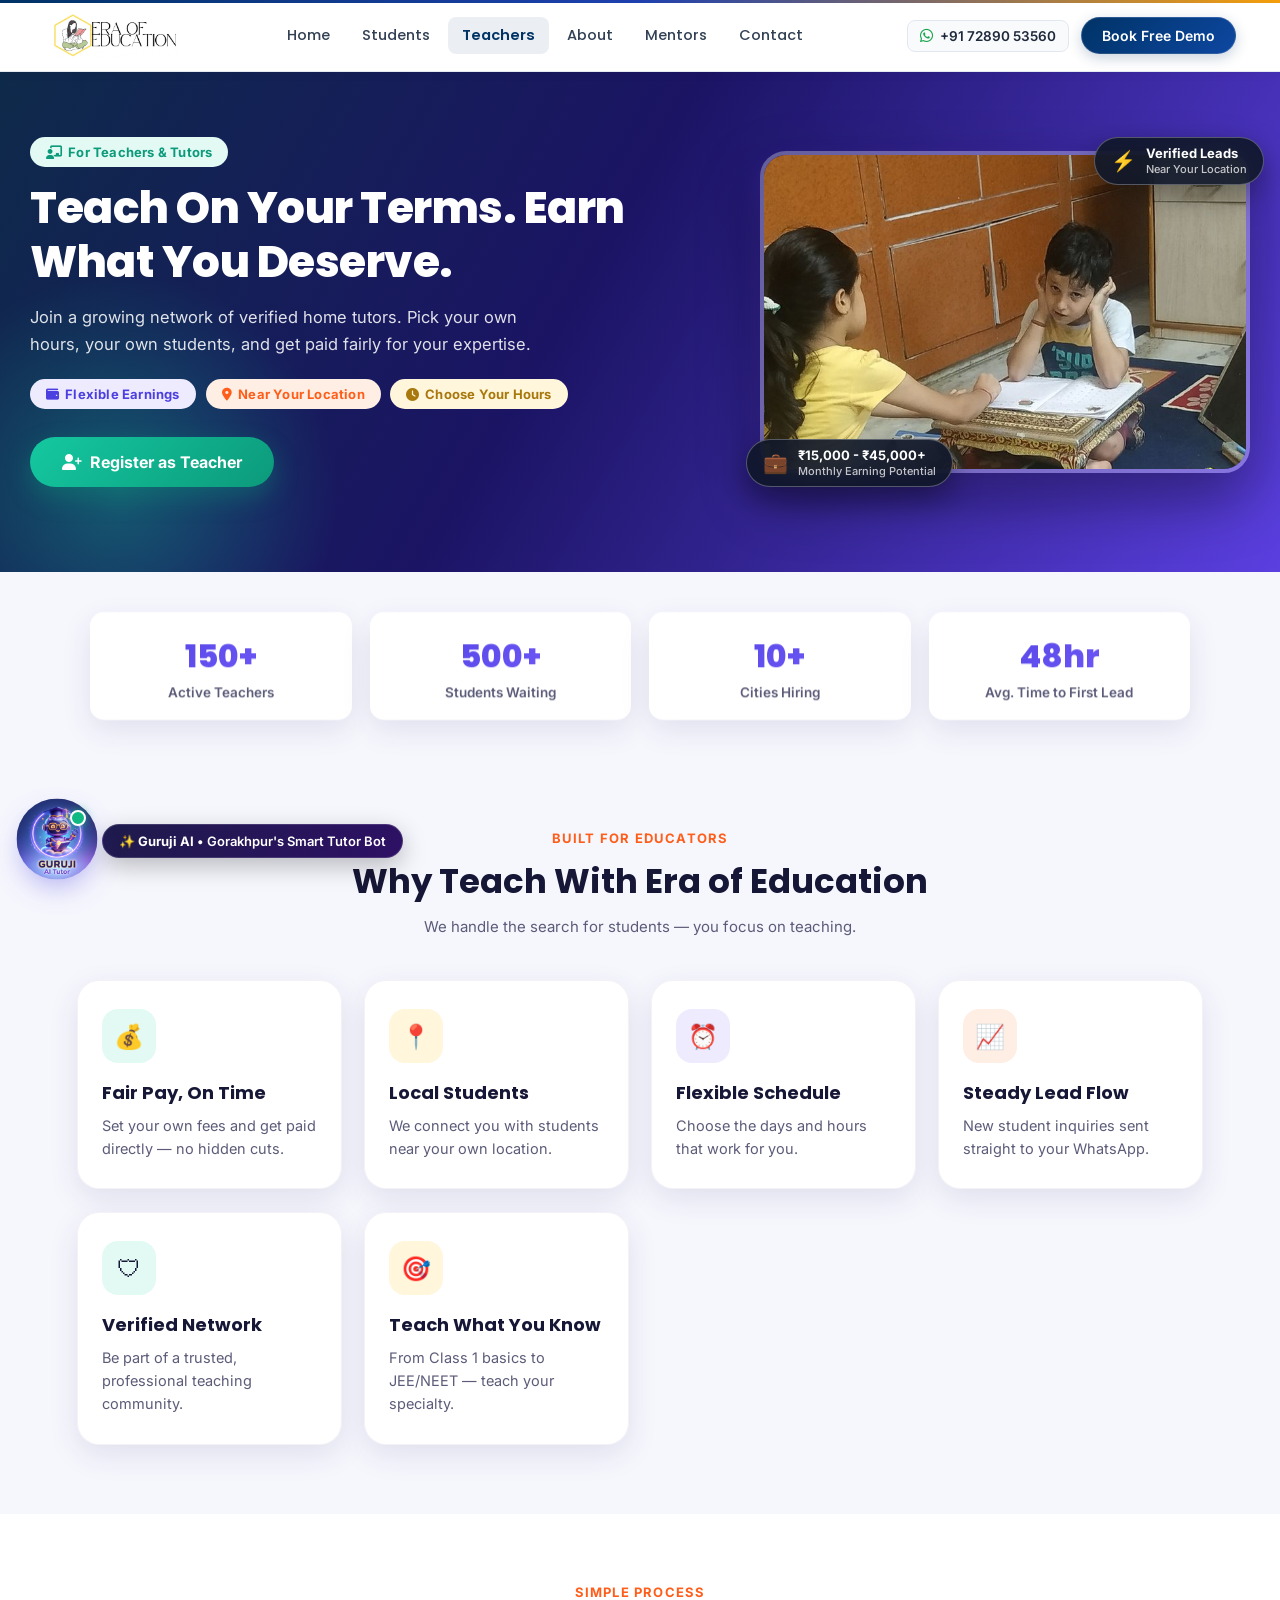
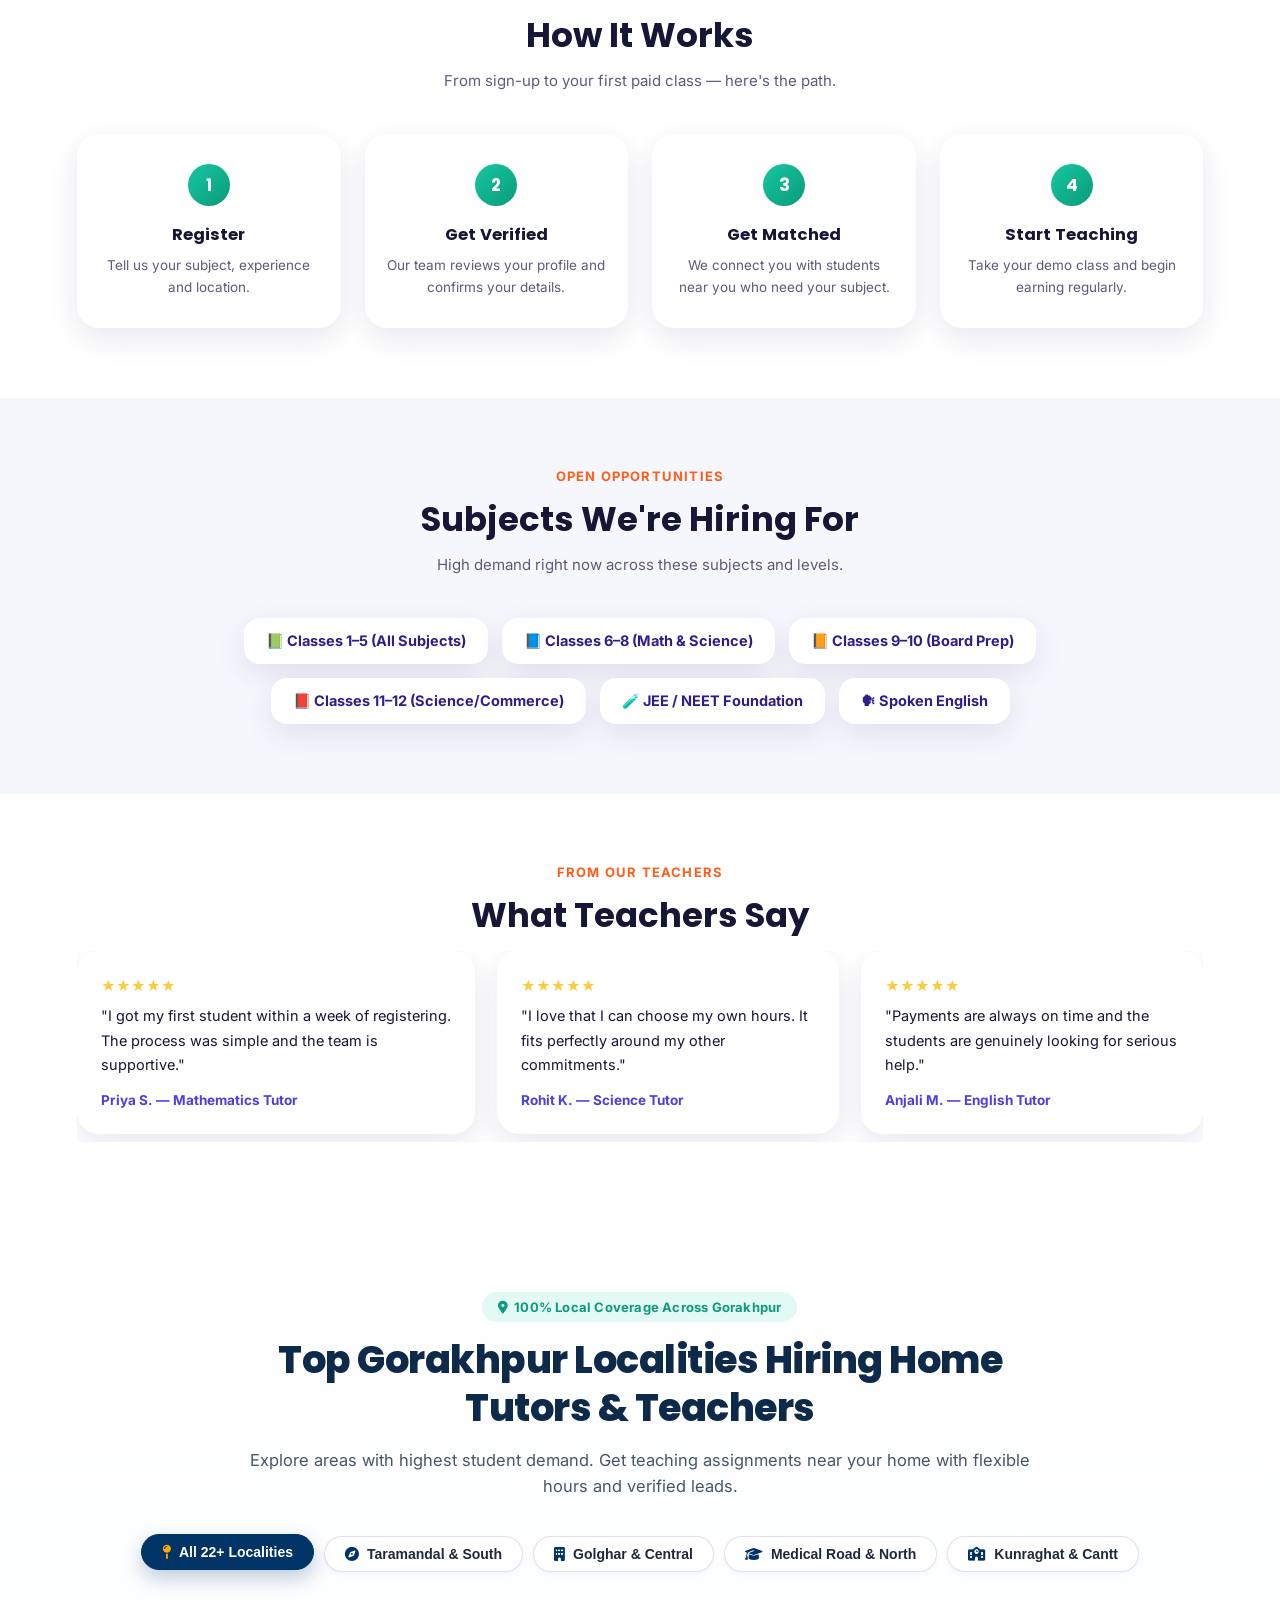
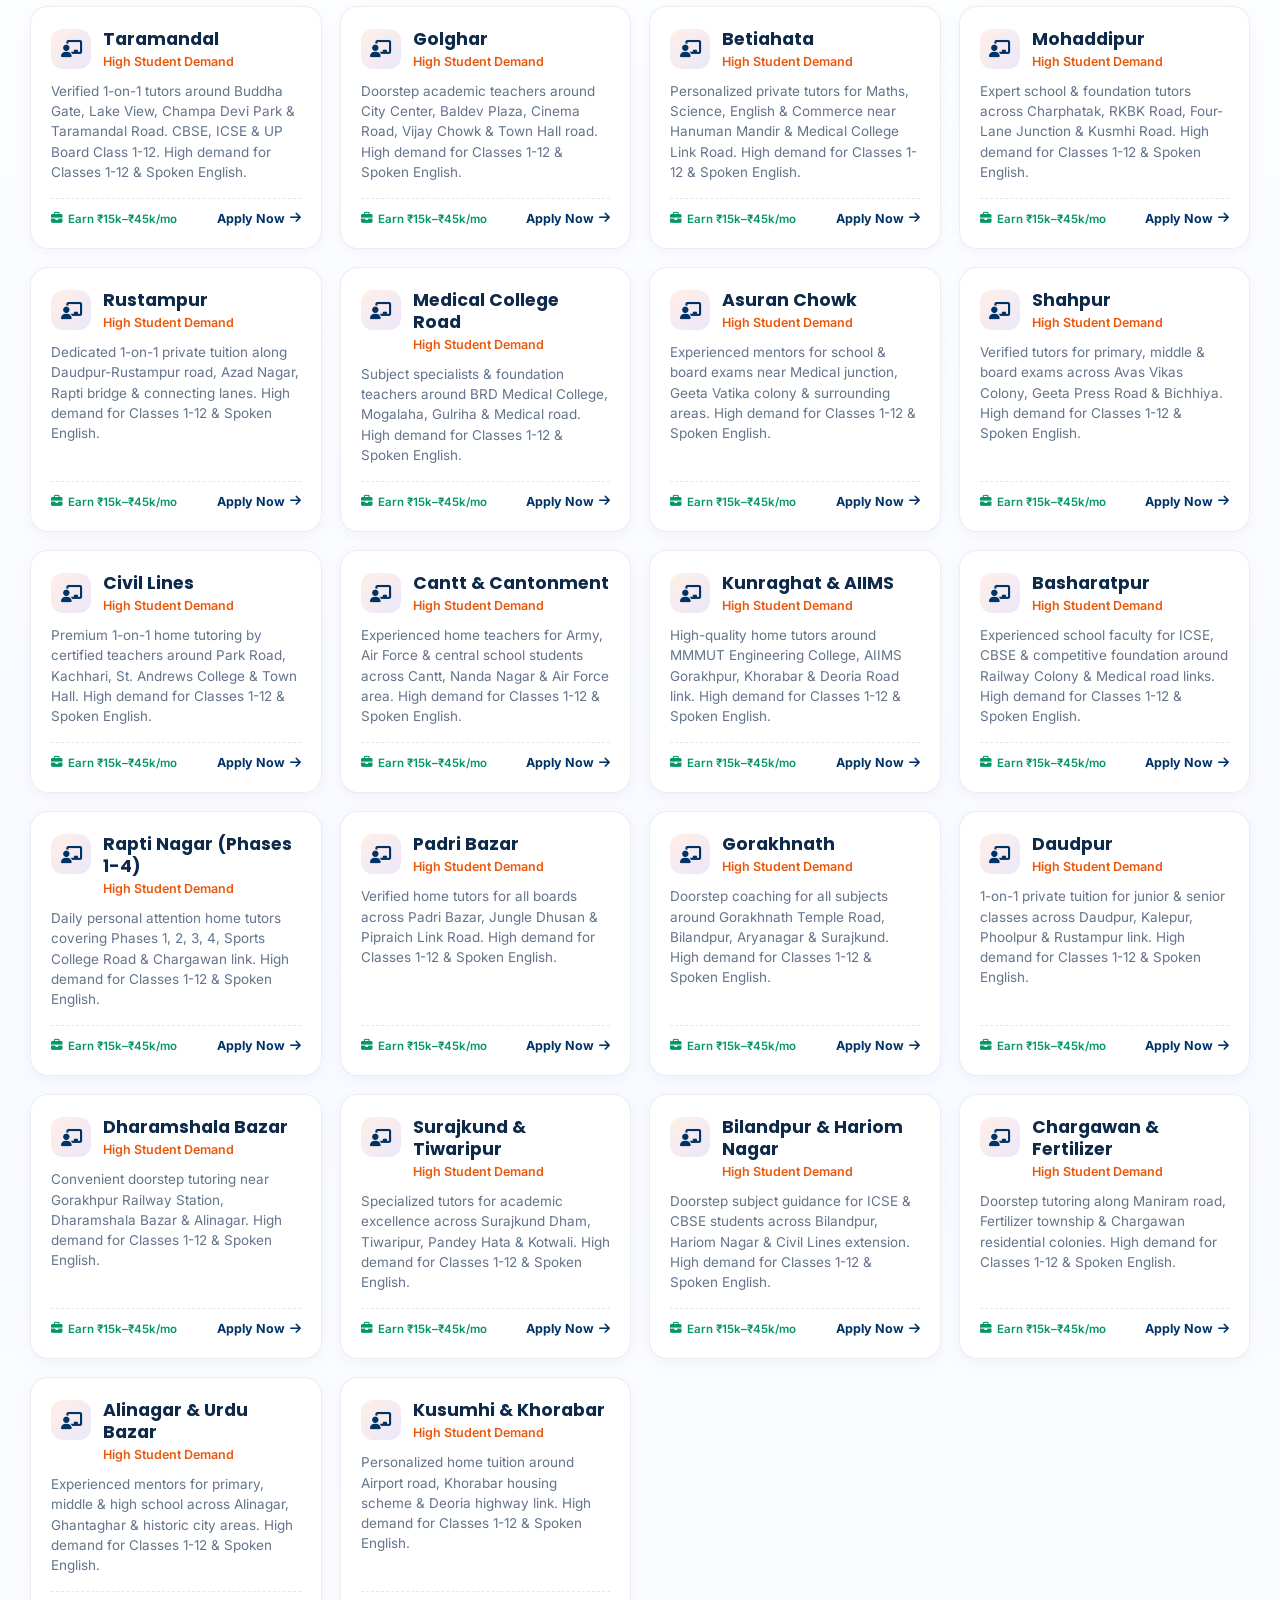
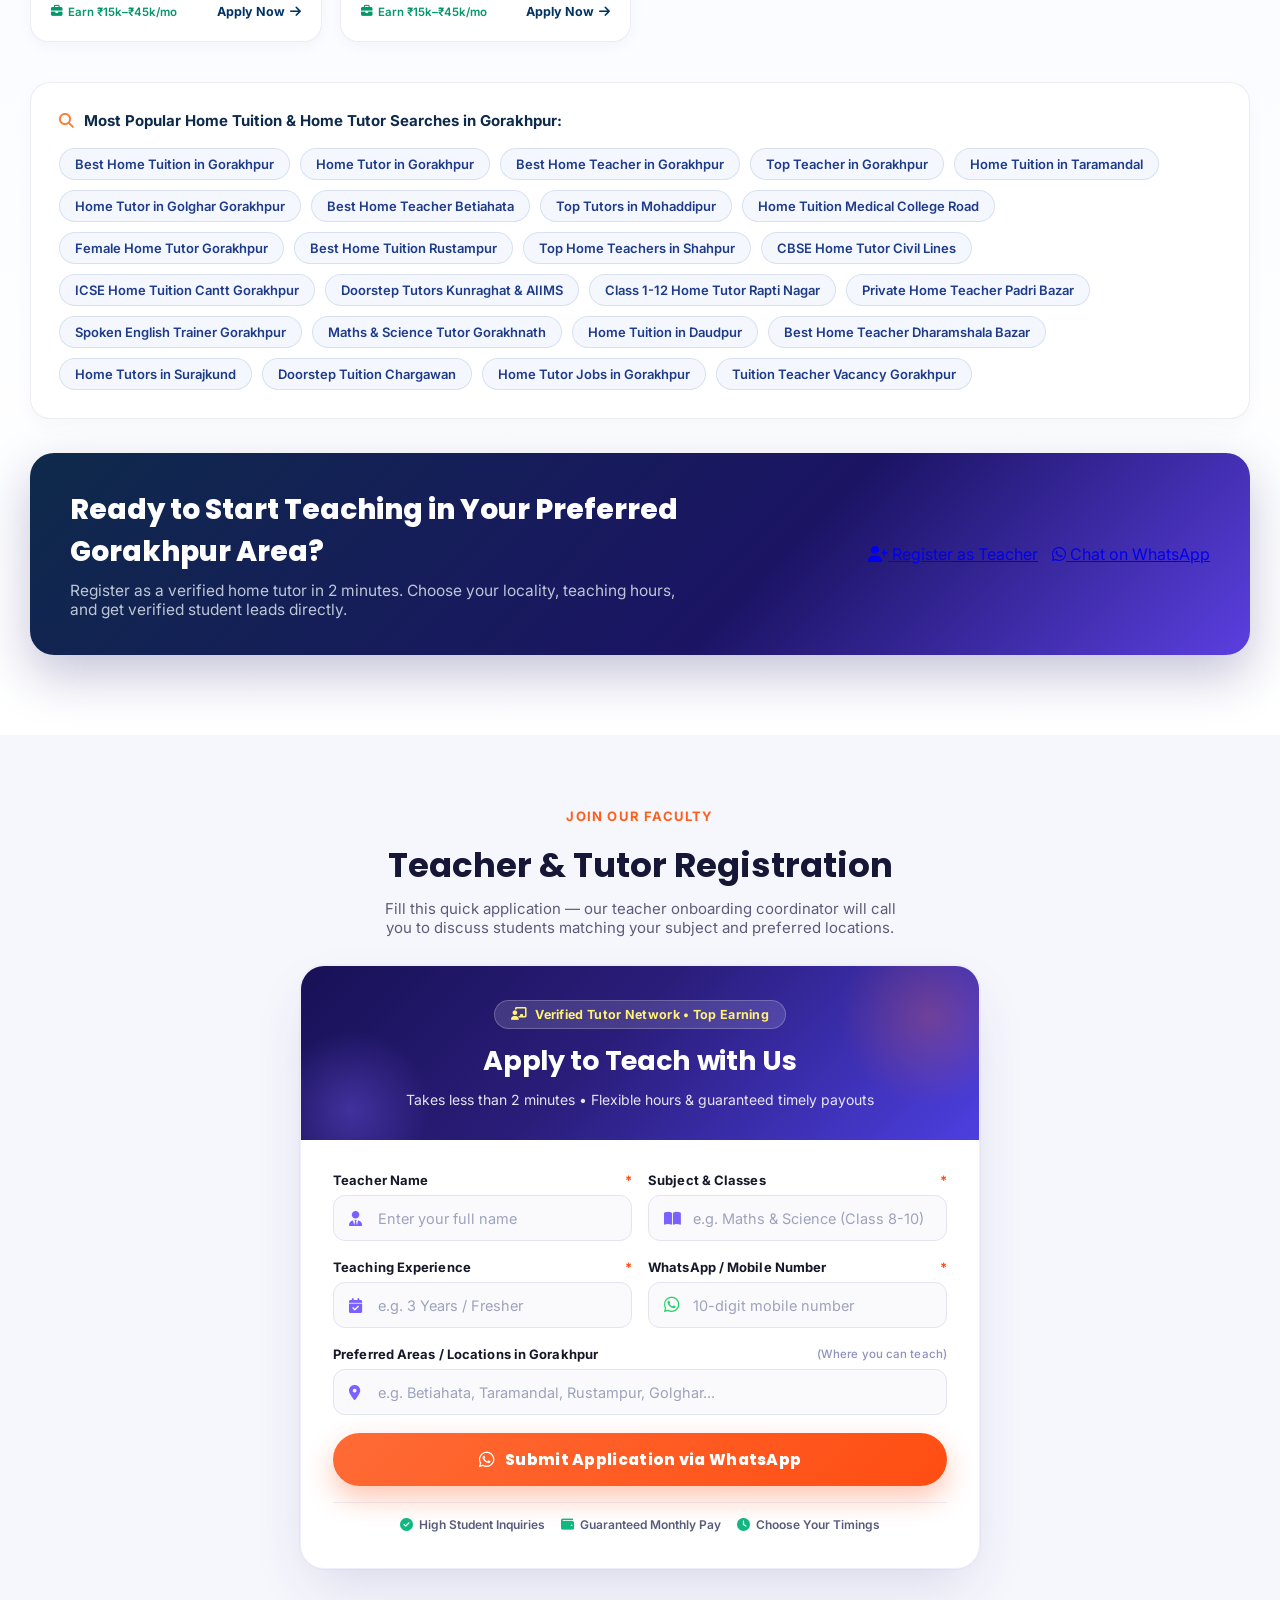
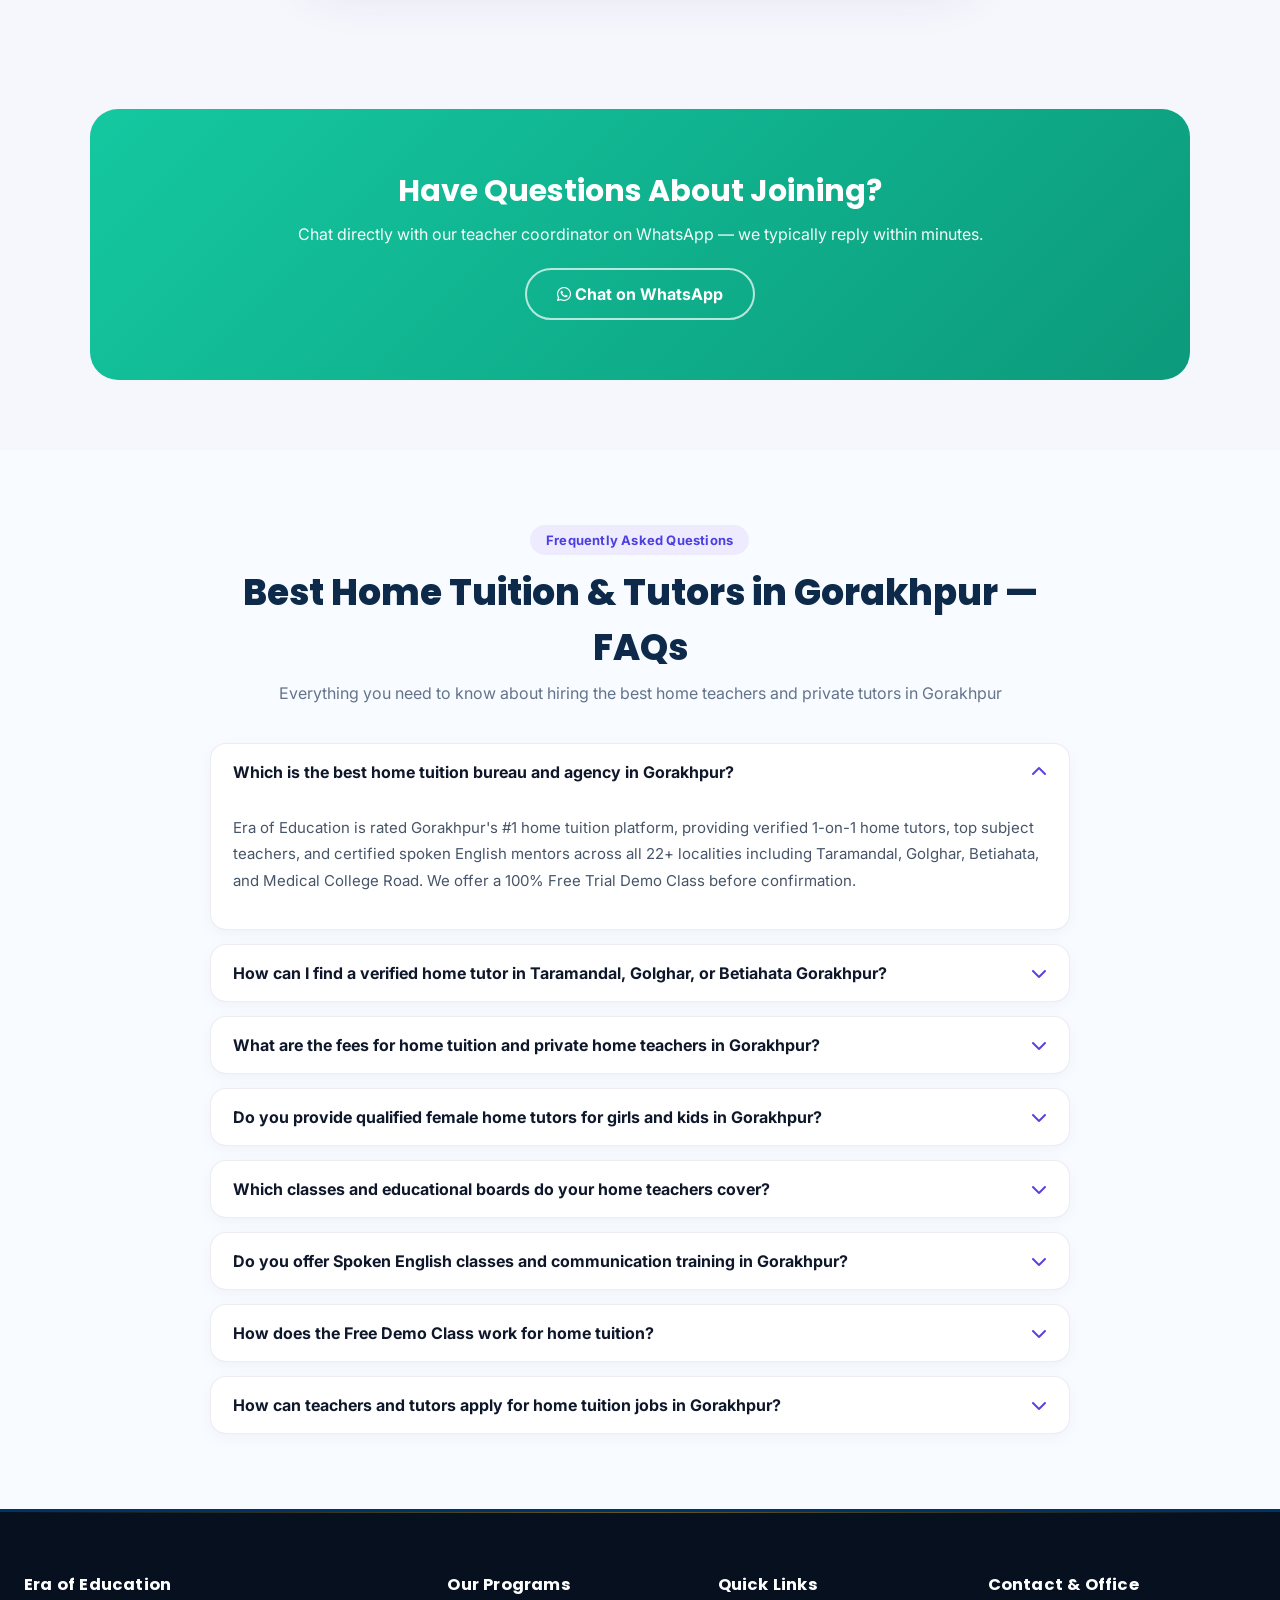
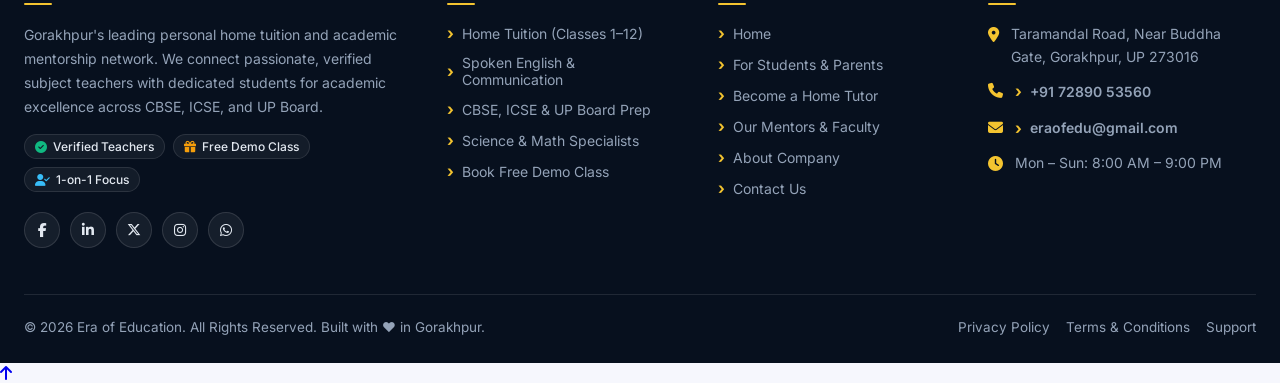
<file: teacher.html>
<!DOCTYPE html>
<html lang="en">
<head>
  <meta charset="UTF-8">
  <meta name="viewport" content="width=device-width, initial-scale=1.0">
  <title>Home Tutor Jobs in Gorakhpur | Top Home Teacher Vacancies | Era of Education</title>
  <meta name="description" content="Looking for home tutor & teacher jobs in Gorakhpur? Join Era of Education. Teach in Taramandal, Golghar, Betiahata, Medical Road & earn ₹15,000-₹45,000/month. Apply Now!">
  <meta name="keywords" content="home tutor jobs gorakhpur, home teacher jobs in gorakhpur, tuition teacher jobs in gorakhpur, become home tutor gorakhpur, teaching vacancies in gorakhpur, top teacher recruitment gorakhpur, tuition teacher vacancy in taramandal golghar">
  <meta name="author" content="Era of Education">
  <meta name="robots" content="index, follow, max-image-preview:large, max-snippet:-1, max-video-preview:-1">
  <link rel="canonical" href="https://eraofeducation.in/teacher.html">

  <!-- Geo / Local SEO Tags -->
  <meta name="geo.region" content="IN-UP">
  <meta name="geo.placename" content="Gorakhpur">
  <meta name="geo.position" content="26.7438;83.3988">
  <meta name="ICBM" content="26.7438, 83.3988">

  <!-- Open Graph -->
  <meta property="og:type" content="website">
  <meta property="og:url" content="https://eraofeducation.in/teacher.html">
  <meta property="og:title" content="Home Tutor Jobs in Gorakhpur | Top Home Teacher Vacancies">
  <meta property="og:description" content="Join Gorakhpur's fastest growing home tuition and Spoken English network. Earn ₹15,000–₹45,000/month with flexible hours and verified student leads.">
  <meta property="og:image" content="https://eraofeducation.in/images/Logo.PNG">
  <meta property="og:site_name" content="Era of Education">
  <meta property="og:locale" content="en_IN">

  <!-- Twitter Cards -->
  <meta name="twitter:card" content="summary_large_image">
  <meta name="twitter:title" content="Home Tutor & English Trainer Jobs in Gorakhpur | Era of Education">
  <meta name="twitter:description" content="Join Gorakhpur's fastest growing home tuition and Spoken English network. Earn with flexible hours.">
  <meta name="twitter:image" content="https://eraofeducation.in/images/Logo.PNG">

  <!-- Favicons for Google Search & All Browsers (Multiple-of-48px standard) -->
  <link rel="icon" type="image/png" sizes="48x48" href="https://eraofeducation.in/images/favicon-48x48.png">
  <link rel="icon" type="image/png" sizes="96x96" href="https://eraofeducation.in/images/favicon-96x96.png">
  <link rel="icon" type="image/png" sizes="144x144" href="https://eraofeducation.in/images/favicon-144x144.png">
  <link rel="icon" type="image/png" sizes="192x192" href="https://eraofeducation.in/images/favicon-192x192.png">
  <link rel="icon" type="image/png" sizes="512x512" href="https://eraofeducation.in/images/favicon-512x512.png">
  <link rel="icon" type="image/png" sizes="32x32" href="https://eraofeducation.in/images/favicon-32x32.png">
  <link rel="icon" type="image/png" sizes="16x16" href="https://eraofeducation.in/images/favicon-16x16.png">
  <link rel="shortcut icon" href="https://eraofeducation.in/favicon.ico">
  <link rel="apple-touch-icon" sizes="180x180" href="https://eraofeducation.in/images/apple-touch-icon.png">
  <link rel="manifest" href="site.webmanifest">

  <!-- Preconnect & Fonts -->
  <link rel="preconnect" href="https://fonts.googleapis.com">
  <link rel="preconnect" href="https://fonts.gstatic.com" crossorigin>
  <link href="https://fonts.googleapis.com/css2?family=Poppins:wght@400;600;700;800&family=Inter:wght@400;500;600;700&display=swap" rel="stylesheet">
  <link rel="stylesheet" href="css/theme.css?v=9.1">
  <link rel="stylesheet" href="css/teacher.css?v=9.1">
  <link rel="stylesheet" href="css/guruji.css?v=9.1">
  <link rel="stylesheet" href="https://cdnjs.cloudflare.com/ajax/libs/font-awesome/6.5.0/css/all.min.css">

  <!-- JSON-LD Structured Data -->
  <script type="application/ld+json">
  {
    "@context": "https://schema.org",
    "@graph": [
      {
        "@type": "JobPosting",
        "title": "Home Tutor / Private Teacher / Spoken English Trainer",
        "description": "Era of Education is hiring qualified, dedicated home tutors and teachers in Gorakhpur for home tuition across all residential localities. Teach Maths, Science, English, Commerce & all subjects for Classes 1 to 12. Flexible hours and high earnings (₹15,000 - ₹45,000+ per month).",
        "datePosted": "2026-10-15",
        "employmentType": ["PART_TIME", "FULL_TIME", "CONTRACTOR"],
        "baseSalary": {
          "@type": "MonetaryAmount",
          "currency": "INR",
          "value": {
            "@type": "QuantitativeValue",
            "minValue": 15000,
            "maxValue": 45000,
            "unitText": "MONTH"
          }
        },
        "hiringOrganization": {
          "@type": "Organization",
          "name": "Era of Education",
          "sameAs": "https://eraofeducation.in/",
          "logo": "https://eraofeducation.in/images/Logo.PNG"
        },
        "jobLocation": [
          {
            "@type": "Place",
            "address": {
              "@type": "PostalAddress",
              "streetAddress": "Taramandal Road",
              "addressLocality": "Gorakhpur",
              "addressRegion": "Uttar Pradesh",
              "postalCode": "273016",
              "addressCountry": "IN"
            }
          }
        ],
        "applicantLocationRequirements": {
          "@type": "City",
          "name": "Gorakhpur"
        }
      },
      {
        "@type": "FAQPage",
        "mainEntity": [
          {
                    "@type": "Question",
                    "name": "Which is the best home tuition bureau and agency in Gorakhpur?",
                    "acceptedAnswer": {
                              "@type": "Answer",
                              "text": "Era of Education is rated Gorakhpur's #1 home tuition platform, providing verified 1-on-1 home tutors, top subject teachers, and certified spoken English mentors across all 22+ localities including Taramandal, Golghar, Betiahata, and Medical College Road. We offer a 100% Free Trial Demo Class before confirmation."
                    }
          },
          {
                    "@type": "Question",
                    "name": "How can I find a verified home tutor in Taramandal, Golghar, or Betiahata Gorakhpur?",
                    "acceptedAnswer": {
                              "@type": "Answer",
                              "text": "You can register on our website or call/WhatsApp +91 7289053560. We match your child with a qualified, background-verified tutor within 24 hours in any Gorakhpur locality with a free trial demo class."
                    }
          },
          {
                    "@type": "Question",
                    "name": "What are the fees for home tuition and private home teachers in Gorakhpur?",
                    "acceptedAnswer": {
                              "@type": "Answer",
                              "text": "Home tuition fees in Gorakhpur depend on class level, board (CBSE, ICSE, UP Board), and frequency of sessions. Primary classes generally start from \u20b92,000\u2013\u20b93,500/month, middle school \u20b93,500\u2013\u20b95,500/month, and high school/senior secondary \u20b95,500\u2013\u20b99,000/month. We provide completely transparent and customized plans."
                    }
          },
          {
                    "@type": "Question",
                    "name": "Do you provide qualified female home tutors for girls and kids in Gorakhpur?",
                    "acceptedAnswer": {
                              "@type": "Answer",
                              "text": "Yes, we have a dedicated pool of qualified, verified female home tutors and teachers available across all areas of Gorakhpur including Taramandal, Golghar, Rustampur, Shahpur, and Civil Lines for all subjects."
                    }
          },
          {
                    "@type": "Question",
                    "name": "Which classes and educational boards do your home teachers cover?",
                    "acceptedAnswer": {
                              "@type": "Answer",
                              "text": "Our tutors teach all classes from Class 1 to 12 across CBSE, ICSE, ISC, and UP Board (both English and Hindi medium), covering Mathematics, Science (Physics, Chemistry, Biology), English, Social Science, Hindi, and Commerce."
                    }
          },
          {
                    "@type": "Question",
                    "name": "Do you offer Spoken English classes and communication training in Gorakhpur?",
                    "acceptedAnswer": {
                              "@type": "Answer",
                              "text": "Yes! We provide 1-on-1 doorstep and online Spoken English coaching, public speaking, grammar mastery, and interview preparation for students, college graduates, and working professionals in Gorakhpur."
                    }
          },
          {
                    "@type": "Question",
                    "name": "How does the Free Demo Class work for home tuition?",
                    "acceptedAnswer": {
                              "@type": "Answer",
                              "text": "When you apply for home tuition, we schedule a free demo session at your home with an expert teacher matching your requirements. You observe the teaching methodology; only if 100% satisfied do you confirm."
                    }
          },
          {
                    "@type": "Question",
                    "name": "How can teachers and tutors apply for home tuition jobs in Gorakhpur?",
                    "acceptedAnswer": {
                              "@type": "Answer",
                              "text": "Passionate teachers, graduates, and post-graduates in Gorakhpur can register at https://eraofeducation.in/teacher.html. We provide verified student leads near your preferred localities with flexible hours and earnings of \u20b915,000\u2013\u20b945,000+ per month."
                    }
          }
]
      }
    ]
  }
  </script>
<style id="hero-inline-perfect-style">
/* PERFECT INLINE HERO ALIGNMENT */
.t-hero {
  background: linear-gradient(120deg, #0E2A4A 0%, #1B1464 45%, #5B3FE0 100%) !important;
  color: #fff !important;
  padding: 65px 24px 85px !important;
  position: relative !important;
  overflow: hidden !important;
  width: 100% !important;
  box-sizing: border-box !important;
}
.t-hero::before {
  content: "" !important;
  position: absolute !important;
  width: 440px !important;
  height: 440px !important;
  background: radial-gradient(circle, rgba(20, 200, 160, 0.35), transparent 70%) !important;
  bottom: -140px !important;
  left: -100px !important;
  border-radius: 50% !important;
  animation: blobPulse 6s ease-in-out infinite !important;
  pointer-events: none !important;
}
.t-hero-container {
  max-width: 1220px !important;
  margin: 0 auto !important;
  width: 100% !important;
  display: grid !important;
  grid-template-columns: minmax(0, 1.15fr) minmax(0, 0.85fr) !important;
  align-items: center !important;
  gap: 48px !important;
  position: relative !important;
  z-index: 2 !important;
  box-sizing: border-box !important;
}
.t-hero-text {
  display: flex !important;
  flex-direction: column !important;
  align-items: flex-start !important;
  text-align: left !important;
  min-width: 0 !important;
  position: relative !important;
  z-index: 2 !important;
}
.t-hero-text h1 {
  font-size: clamp(30px, 3.5vw, 44px) !important;
  font-weight: 800 !important;
  line-height: 1.22 !important;
  margin: 14px 0 16px !important;
  color: #ffffff !important;
  letter-spacing: -0.5px !important;
}
.t-hero-text p {
  font-size: 16.5px !important;
  line-height: 1.6 !important;
  opacity: 0.94 !important;
  max-width: 540px !important;
  margin: 0 0 22px !important;
  color: rgba(255, 255, 255, 0.92) !important;
}
.t-hero-badges {
  display: flex !important;
  gap: 10px !important;
  flex-wrap: wrap !important;
  margin-bottom: 28px !important;
}
.t-hero-img {
  display: flex !important;
  justify-content: flex-end !important;
  align-items: center !important;
  min-width: 0 !important;
  position: relative !important;
  z-index: 2 !important;
  width: 100% !important;
}
.t-hero .hero-card-frame {
  position: relative !important;
  width: 100% !important;
  max-width: 490px !important;
  border-radius: 26px !important;
  display: inline-block !important;
}
.t-hero .hero-card-frame img {
  width: 100% !important;
  max-width: 490px !important;
  aspect-ratio: 16 / 10.5 !important;
  height: auto !important;
  object-fit: cover !important;
  object-position: center 12% !important;
  border-radius: 26px !important;
  display: block !important;
  box-shadow: 0 25px 60px rgba(0, 0, 0, 0.42), 0 12px 28px rgba(91, 63, 224, 0.35) !important;
  border: 4px solid rgba(255, 255, 255, 0.3) !important;
  transition: transform 0.4s cubic-bezier(0.16, 1, 0.3, 1), box-shadow 0.4s ease !important;
}
.t-hero .hero-card-frame:hover img {
  transform: translateY(-5px) scale(1.015) !important;
  box-shadow: 0 32px 75px rgba(0, 0, 0, 0.5), 0 12px 30px rgba(20, 200, 160, 0.35) !important;
}
.hero-float-badge {
  position: absolute !important;
  display: flex !important;
  align-items: center !important;
  gap: 10px !important;
  background: rgba(15, 23, 42, 0.9) !important;
  backdrop-filter: blur(12px) !important;
  -webkit-backdrop-filter: blur(12px) !important;
  padding: 8px 16px !important;
  border-radius: 50px !important;
  border: 1.5px solid rgba(255, 255, 255, 0.28) !important;
  box-shadow: 0 12px 30px rgba(0, 0, 0, 0.38) !important;
  color: #ffffff !important;
  z-index: 4 !important;
  animation: floatSubtle 4s ease-in-out infinite alternate !important;
}
.hero-float-badge.badge-bottom-left {
  bottom: -14px !important;
  left: -14px !important;
}
.hero-float-badge.badge-top-right {
  top: -14px !important;
  right: -14px !important;
  animation-delay: 2s !important;
}
.hero-float-badge .badge-icon {
  font-size: 20px !important;
  line-height: 1 !important;
}
.hero-float-badge strong {
  display: block !important;
  font-size: 13px !important;
  font-weight: 700 !important;
  line-height: 1.2 !important;
  color: #fff !important;
}
.hero-float-badge small {
  display: block !important;
  font-size: 11px !important;
  opacity: 0.88 !important;
  color: rgba(255, 255, 255, 0.85) !important;
  font-weight: 500 !important;
}
.teacher-btn {
  background: linear-gradient(135deg, #14C8A0, #0C9A7B) !important;
  box-shadow: 0 10px 24px rgba(12, 154, 123, 0.35) !important;
  display: inline-flex !important;
  align-items: center !important;
  gap: 8px !important;
}
@media (max-width: 960px) {
  .t-hero { padding: 50px 20px 65px !important; }
  .t-hero-container { grid-template-columns: 1fr !important; gap: 36px !important; text-align: center !important; }
  .t-hero-text { align-items: center !important; text-align: center !important; }
  .t-hero-text h1 { font-size: clamp(26px, 5vw, 36px) !important; }
  .t-hero-text p { text-align: center !important; margin-left: auto !important; margin-right: auto !important; }
  .t-hero-badges { justify-content: center !important; }
  .t-hero-img { justify-content: center !important; }
  .t-hero .hero-card-frame { max-width: 440px !important; }
}
@media (max-width: 520px) {
  .hero-float-badge { display: none !important; }
}
</style>
<style id="index-master-styles">
/* ================================================================
   GORAKHPUR HYPERLOCAL SEO & COVERAGE LUXURY STYLES
   ================================================================ */
.local-coverage-section {
  padding: 80px 24px !important;
  background: linear-gradient(180deg, #ffffff 0%, #f7faff 50%, #ffffff 100%) !important;
  position: relative !important;
  overflow: hidden !important;
  width: 100% !important;
  box-sizing: border-box !important;
}
.local-container {
  max-width: 1220px !important;
  margin: 0 auto !important;
  width: 100% !important;
  box-sizing: border-box !important;
}
.local-header {
  text-align: center !important;
  max-width: 820px !important;
  margin: 0 auto 36px !important;
}
.local-header h2 {
  font-size: clamp(26px, 3.2vw, 38px) !important;
  color: #0E2A4A !important;
  font-weight: 800 !important;
  line-height: 1.25 !important;
  margin: 14px 0 16px !important;
  letter-spacing: -0.5px !important;
}
.local-header p {
  color: #475569 !important;
  font-size: 16.5px !important;
  line-height: 1.6 !important;
  margin: 0 !important;
}
.area-filter-pills {
  display: flex !important;
  gap: 10px !important;
  flex-wrap: wrap !important;
  justify-content: center !important;
  margin-bottom: 34px !important;
}
.area-pill {
  background: #ffffff !important;
  border: 1.5px solid rgba(27, 20, 100, 0.12) !important;
  color: #1e293b !important;
  font-weight: 600 !important;
  font-size: 14px !important;
  padding: 9px 20px !important;
  border-radius: 50px !important;
  cursor: pointer !important;
  display: inline-flex !important;
  align-items: center !important;
  gap: 8px !important;
  transition: all 0.25s ease !important;
  box-shadow: 0 2px 6px rgba(0, 0, 0, 0.04) !important;
}
.area-pill i {
  color: #003366 !important;
}
.area-pill:hover, .area-pill.active {
  background: #003366 !important;
  color: #ffffff !important;
  border-color: #003366 !important;
  transform: translateY(-2px) !important;
  box-shadow: 0 8px 20px rgba(0, 51, 102, 0.25) !important;
}
.area-pill.active i {
  color: #ffaa00 !important;
}
.locality-cards-grid {
  display: grid !important;
  grid-template-columns: repeat(auto-fill, minmax(260px, 1fr)) !important;
  gap: 18px !important;
  margin-bottom: 40px !important;
}
.locality-card-rich {
  background: #ffffff !important;
  border: 1.5px solid rgba(27, 20, 100, 0.08) !important;
  border-radius: 18px !important;
  padding: 22px 20px !important;
  box-shadow: 0 4px 15px rgba(27, 20, 100, 0.04) !important;
  transition: all 0.3s cubic-bezier(0.16, 1, 0.3, 1) !important;
  display: flex !important;
  flex-direction: column !important;
  justify-content: space-between !important;
  position: relative !important;
  overflow: hidden !important;
}
.locality-card-rich::before {
  content: "" !important;
  position: absolute !important;
  top: 0 !important;
  left: 0 !important;
  right: 0 !important;
  height: 3.5px !important;
  background: linear-gradient(90deg, #ff7a30, #5b3fe0) !important;
  opacity: 0 !important;
  transition: opacity 0.3s ease !important;
}
.locality-card-rich:hover {
  transform: translateY(-5px) !important;
  border-color: rgba(91, 63, 224, 0.35) !important;
  box-shadow: 0 14px 30px rgba(27, 20, 100, 0.12) !important;
}
.locality-card-rich:hover::before {
  opacity: 1 !important;
}
.loc-top {
  display: flex !important;
  align-items: flex-start !important;
  gap: 12px !important;
  margin-bottom: 12px !important;
}
.loc-icon-wrap {
  width: 40px !important;
  height: 40px !important;
  border-radius: 12px !important;
  background: linear-gradient(135deg, rgba(255, 122, 48, 0.12), rgba(91, 63, 224, 0.12)) !important;
  color: #003366 !important;
  display: flex !important;
  align-items: center !important;
  justify-content: center !important;
  font-size: 17px !important;
  flex-shrink: 0 !important;
  transition: all 0.25s ease !important;
}
.locality-card-rich:hover .loc-icon-wrap {
  background: linear-gradient(135deg, #ff7a30, #ff944d) !important;
  color: #ffffff !important;
}
.loc-info h3 {
  font-size: 17.5px !important;
  font-weight: 700 !important;
  color: #0E2A4A !important;
  margin: 0 0 3px !important;
  line-height: 1.25 !important;
}
.loc-info .loc-tagline {
  font-size: 12.5px !important;
  font-weight: 600 !important;
  color: #ea580c !important;
  display: block !important;
}
.loc-desc {
  font-size: 13.5px !important;
  color: #64748b !important;
  line-height: 1.5 !important;
  margin: 0 0 16px !important;
}
.loc-footer {
  display: flex !important;
  align-items: center !important;
  justify-content: space-between !important;
  border-top: 1px dashed rgba(27, 20, 100, 0.1) !important;
  padding-top: 12px !important;
  margin-top: auto !important;
}
.loc-coverage-badge {
  font-size: 11.5px !important;
  font-weight: 600 !important;
  color: #059669 !important;
  display: inline-flex !important;
  align-items: center !important;
  gap: 5px !important;
}
.loc-btn {
  font-size: 12.5px !important;
  font-weight: 700 !important;
  color: #003366 !important;
  text-decoration: none !important;
  display: inline-flex !important;
  align-items: center !important;
  gap: 5px !important;
  transition: color 0.2s ease, transform 0.2s ease !important;
}
.loc-btn:hover {
  color: #ff7a30 !important;
  transform: translateX(3px) !important;
}

/* Hyperlocal Keyword Cloud */
.seo-keyword-cloud-box {
  background: #ffffff !important;
  border-radius: 20px !important;
  padding: 28px !important;
  border: 1px solid rgba(27, 20, 100, 0.08) !important;
  box-shadow: 0 6px 20px rgba(27, 20, 100, 0.03) !important;
  margin-bottom: 34px !important;
}
.keyword-cloud-header {
  display: flex !important;
  align-items: center !important;
  gap: 10px !important;
  margin-bottom: 18px !important;
  font-weight: 700 !important;
  font-size: 15px !important;
  color: #0E2A4A !important;
}
.keyword-cloud-header i {
  color: #ff7a30 !important;
}
.keyword-tags {
  display: flex !important;
  flex-wrap: wrap !important;
  gap: 10px !important;
}
.kw-tag {
  background: #f4f8fe !important;
  color: #1e3a8a !important;
  border: 1px solid rgba(30, 58, 138, 0.12) !important;
  padding: 7px 15px !important;
  border-radius: 50px !important;
  font-size: 13px !important;
  font-weight: 600 !important;
  text-decoration: none !important;
  transition: all 0.2s ease !important;
  display: inline-block !important;
}
.kw-tag:hover {
  background: #1e3a8a !important;
  color: #ffffff !important;
  border-color: #1e3a8a !important;
  transform: translateY(-2px) !important;
  box-shadow: 0 4px 12px rgba(30, 58, 138, 0.2) !important;
}

/* Local CTA Banner */
.local-cta-banner {
  background: linear-gradient(135deg, #0e2a4a 0%, #1b1464 60%, #5b3fe0 100%) !important;
  border-radius: 24px !important;
  padding: 36px 40px !important;
  display: flex !important;
  align-items: center !important;
  justify-content: space-between !important;
  gap: 30px !important;
  color: #ffffff !important;
  box-shadow: 0 20px 50px rgba(27, 20, 100, 0.25) !important;
}
.local-cta-text h3 {
  font-size: clamp(20px, 2.4vw, 28px) !important;
  font-weight: 800 !important;
  margin: 0 0 8px !important;
  color: #ffffff !important;
}
.local-cta-text p {
  font-size: 15.5px !important;
  opacity: 0.92 !important;
  margin: 0 !important;
  max-width: 620px !important;
  color: #cbd5e1 !important;
}
.local-cta-actions {
  display: flex !important;
  gap: 14px !important;
  flex-shrink: 0 !important;
  flex-wrap: wrap !important;
}

/* FAQ SECTION LUXURY STYLES */
.faq-section {
  padding: 75px 24px !important;
  background: #f8fbff !important;
}
.faq-container {
  max-width: 860px !important;
  margin: 0 auto !important;
}
.faq-header {
  text-align: center !important;
  margin-bottom: 40px !important;
}
.faq-header h2 {
  font-size: clamp(26px, 3.2vw, 36px) !important;
  color: #0E2A4A !important;
  font-weight: 800 !important;
  margin: 10px 0 8px !important;
}
.faq-header p {
  color: #64748b !important;
  font-size: 16px !important;
  margin: 0 !important;
}
.faq-list {
  display: flex !important;
  flex-direction: column !important;
  gap: 14px !important;
}
.faq-item {
  background: #ffffff !important;
  border-radius: 16px !important;
  border: 1px solid rgba(27, 20, 100, 0.08) !important;
  box-shadow: 0 4px 15px rgba(27, 20, 100, 0.04) !important;
  overflow: hidden !important;
  transition: box-shadow .25s ease, border-color .25s ease !important;
}
.faq-item:hover {
  box-shadow: 0 8px 24px rgba(27, 20, 100, 0.08) !important;
  border-color: rgba(76, 63, 224, 0.25) !important;
}
.faq-question {
  width: 100% !important;
  padding: 18px 22px !important;
  background: none !important;
  border: none !important;
  text-align: left !important;
  font-size: 16px !important;
  font-weight: 700 !important;
  color: #0f172a !important;
  display: flex !important;
  justify-content: space-between !important;
  align-items: center !important;
  cursor: pointer !important;
  font-family: inherit !important;
  gap: 16px !important;
}
.faq-question span {
  flex: 1 !important;
}
.faq-question i {
  font-size: 16px !important;
  color: #5b3fe0 !important;
  transition: transform 0.3s ease !important;
  flex-shrink: 0 !important;
}
.faq-item.active .faq-question i {
  transform: rotate(180deg) !important;
}
.faq-answer {
  max-height: 0 !important;
  overflow: hidden !important;
  transition: max-height 0.35s ease, padding 0.35s ease !important;
  padding: 0 22px !important;
  color: #475569 !important;
  font-size: 15px !important;
  line-height: 1.75 !important;
}
.faq-item.active .faq-answer {
  max-height: 300px !important;
  padding: 0 22px 20px !important;
}

@media (max-width: 900px) {
  .local-cta-banner {
    flex-direction: column !important;
    text-align: center !important;
    padding: 30px 24px !important;
  }
  .local-cta-text p {
    margin-left: auto !important;
    margin-right: auto !important;
  }
  .local-cta-actions {
    justify-content: center !important;
    width: 100% !important;
  }
}
@media (max-width: 600px) {
  .local-coverage-section {
    padding: 55px 16px !important;
  }
  .locality-cards-grid {
    grid-template-columns: 1fr !important;
    gap: 14px !important;
  }
  .seo-keyword-cloud-box {
    padding: 20px 16px !important;
  }
  .faq-question {
    font-size: 14.5px !important;
    padding: 16px 18px !important;
  }
}


/* ================================================================
   ULTRA DEVICE-FRIENDLY & RESPONSIVE MASTER SYSTEM
   Phones (320-480px), Tablets (600-900px), Laptops & Desktops
   ================================================================ */
html, body {
  max-width: 100vw !important;
  overflow-x: hidden !important;
  width: 100% !important;
  -webkit-text-size-adjust: 100% !important;
  box-sizing: border-box !important;
}
*, *::before, *::after {
  box-sizing: border-box !important;
}

/* Base Mobile Form inputs fix (no iOS auto-zoom) */
@media (max-width: 768px) {
  input, select, textarea {
    font-size: 16px !important;
    max-width: 100% !important;
  }
}

/* Site Header & Mobile Nav */
@media (max-width: 768px) {
  .site-header {
    padding: 10px 16px !important;
  }
  .logo img {
    max-height: 38px !important;
    width: auto !important;
  }
  .nav-actions .nav-phone span {
    display: none !important;
  }
}

/* Homepage Hero Responsive */
@media (max-width: 900px) {
  .hero {
    padding: 45px 16px 50px !important;
    flex-direction: column !important;
    text-align: center !important;
    gap: 32px !important;
  }
  .hero-text {
    align-items: center !important;
    text-align: center !important;
    width: 100% !important;
  }
  .hero-text h1 {
    font-size: clamp(26px, 6vw, 38px) !important;
    line-height: 1.22 !important;
  }
  .hero-text p {
    font-size: 15px !important;
    margin-left: auto !important;
    margin-right: auto !important;
    max-width: 540px !important;
  }
  .hero-badges {
    justify-content: center !important;
  }
  .hero-buttons {
    justify-content: center !important;
    display: flex !important;
    flex-wrap: wrap !important;
    gap: 12px !important;
    width: 100% !important;
  }
  .hero-buttons .btn {
    width: 100% !important;
    max-width: 320px !important;
    justify-content: center !important;
  }
  .hero-image {
    justify-content: center !important;
    width: 100% !important;
  }
  .hero-slider-wrapper {
    max-width: 100% !important;
    height: 350px !important;
    border-radius: 20px !important;
  }
}
@media (max-width: 480px) {
  .hero-slider-wrapper {
    height: 290px !important;
  }
}

/* Student & Teacher Hero Sections Device-Friendly */
@media (max-width: 960px) {
  .s-hero, .t-hero {
    padding: 45px 16px 55px !important;
  }
  .s-hero-container, .t-hero-container {
    grid-template-columns: 1fr !important;
    gap: 32px !important;
    text-align: center !important;
    max-width: 100% !important;
  }
  .s-hero-text, .t-hero-text {
    align-items: center !important;
    text-align: center !important;
    width: 100% !important;
  }
  .s-hero-text h1, .t-hero-text h1 {
    font-size: clamp(25px, 5.8vw, 36px) !important;
    line-height: 1.25 !important;
  }
  .s-hero-text p, .t-hero-text p {
    font-size: 15px !important;
    text-align: center !important;
    margin-left: auto !important;
    margin-right: auto !important;
    max-width: 520px !important;
  }
  .s-hero-badges, .t-hero-badges {
    justify-content: center !important;
    gap: 8px !important;
  }
  .s-hero-img, .t-hero-img {
    justify-content: center !important;
    width: 100% !important;
  }
  .hero-card-frame {
    max-width: 440px !important;
    width: 100% !important;
  }
}
@media (max-width: 600px) {
  .hero-card-frame {
    max-width: 100% !important;
  }
  .hero-float-badge.badge-bottom-left {
    bottom: 8px !important;
    left: 8px !important;
  }
  .hero-float-badge.badge-top-right {
    top: 8px !important;
    right: 8px !important;
  }
  .hero-float-badge {
    padding: 5px 10px !important;
    gap: 6px !important;
  }
  .hero-float-badge .badge-icon {
    font-size: 15px !important;
  }
  .hero-float-badge strong {
    font-size: 11px !important;
  }
  .hero-float-badge small {
    font-size: 9.5px !important;
  }
}
@media (max-width: 380px) {
  .hero-float-badge {
    display: none !important;
  }
}

/* Local Coverage Section Device-Friendly */
@media (max-width: 768px) {
  .local-coverage-section {
    padding: 50px 16px !important;
  }
  .local-header h2 {
    font-size: clamp(23px, 5.2vw, 30px) !important;
  }
  .local-header p {
    font-size: 14.5px !important;
  }
  /* App-style smooth horizontal scrolling filter pills */
  .area-filter-pills {
    display: flex !important;
    flex-wrap: nowrap !important;
    overflow-x: auto !important;
    -webkit-overflow-scrolling: touch !important;
    justify-content: flex-start !important;
    padding: 4px 6px 14px !important;
    margin: 0 -16px 22px !important;
    scrollbar-width: none !important;
  }
  .area-filter-pills::-webkit-scrollbar {
    display: none !important;
  }
  .area-pill {
    flex-shrink: 0 !important;
    white-space: nowrap !important;
    font-size: 13px !important;
    padding: 7px 15px !important;
  }
  .locality-cards-grid {
    grid-template-columns: 1fr !important;
    gap: 12px !important;
  }
  .locality-card-rich {
    padding: 16px 14px !important;
    border-radius: 14px !important;
  }
  .loc-info h3 {
    font-size: 16px !important;
  }
  .loc-desc {
    font-size: 13px !important;
    margin-bottom: 12px !important;
  }
  .seo-keyword-cloud-box {
    padding: 18px 14px !important;
    border-radius: 16px !important;
  }
  .keyword-cloud-header {
    font-size: 14px !important;
    margin-bottom: 12px !important;
  }
  .kw-tag {
    font-size: 12px !important;
    padding: 5px 12px !important;
  }
  .local-cta-banner {
    padding: 24px 18px !important;
    text-align: center !important;
    flex-direction: column !important;
    gap: 20px !important;
    border-radius: 18px !important;
  }
  .local-cta-text h3 {
    font-size: 20px !important;
  }
  .local-cta-text p {
    font-size: 14px !important;
  }
  .local-cta-actions {
    width: 100% !important;
    flex-direction: column !important;
    gap: 10px !important;
  }
  .local-cta-actions .btn {
    width: 100% !important;
    justify-content: center !important;
  }
}

/* FAQ Accordion Device-Friendly */
@media (max-width: 768px) {
  .faq-section {
    padding: 50px 16px !important;
  }
  .faq-header h2 {
    font-size: clamp(23px, 5vw, 30px) !important;
  }
  .faq-question {
    font-size: 14.5px !important;
    padding: 15px 16px !important;
    min-height: 46px !important;
  }
  .faq-answer {
    font-size: 13.5px !important;
    line-height: 1.6 !important;
  }
  .faq-item.active .faq-answer {
    padding: 0 16px 16px !important;
  }
}

/* Grid & Layout General Device-Friendly */
@media (max-width: 768px) {
  .stats-grid, .pricing-grid, .feature-grid, .testimonial-grid {
    grid-template-columns: 1fr !important;
    gap: 16px !important;
  }
}

</style>
</head>
<body>

<header class="site-header" id="siteHeader">
  <div class="nav-container">
    <a href="index.html" class="logo" aria-label="Era of Education Home">
      <img src="images/Logo.PNG" alt="Era of Education Logo">
    </a>

    <nav class="nav-links" id="navLinks">
      <a href="index.html">Home</a>
      <a href="student.html">Students</a>
      <a href="teacher.html" class="active">Teachers</a>
      <a href="about.html">About</a>
      <a href="team.html">Mentors</a>
      <a href="contact.html">Contact</a>
      <div class="nav-mobile-action">
        <a href="demo.html" class="nav-mobile-cta">Book Free Demo</a>
        <a href="https://wa.me/917289053560" target="_blank" rel="noopener noreferrer" class="nav-mobile-wa">
          <i class="fa-brands fa-whatsapp"></i> WhatsApp Helpline
        </a>
      </div>
    </nav>

    <div class="nav-actions">
      <a href="https://wa.me/917289053560" target="_blank" rel="noopener noreferrer" class="nav-phone" title="WhatsApp Helpline Gorakhpur">
        <i class="fa-brands fa-whatsapp"></i>
        <span>+91 72890 53560</span>
      </a>
      <a href="demo.html" class="nav-cta">Book Free Demo</a>
      <button class="menu-toggle" id="menuToggle" aria-label="Toggle navigation menu">
        <span></span><span></span><span></span>
      </button>
    </div>
  </div>
</header>

<!-- HERO -->
<section class="t-hero">
  <div class="t-hero-container">
    <div class="t-hero-text reveal">
      <span class="pill-badge pill-teal"><i class="fa-solid fa-chalkboard-user"></i> For Teachers &amp; Tutors</span>
      <h1>Teach On Your Terms. Earn What You Deserve.</h1>
      <p>Join a growing network of verified home tutors. Pick your own hours, your own students, and get paid fairly for your expertise.</p>
      <div class="t-hero-badges">
        <span class="pill-badge pill-purple"><i class="fa-solid fa-wallet"></i> Flexible Earnings</span>
        <span class="pill-badge pill-orange"><i class="fa-solid fa-location-dot"></i> Near Your Location</span>
        <span class="pill-badge pill-yellow"><i class="fa-solid fa-clock"></i> Choose Your Hours</span>
      </div>
      <a href="#registerForm" class="btn-gradient teacher-btn"><i class="fa-solid fa-user-plus"></i> Register as Teacher</a>
    </div>
    <div class="t-hero-img reveal reveal-delay-2">
      <div class="hero-card-frame">
        <img class="float" src="images/teacher-hero.jpeg" alt="Teacher teaching with confidence">
        <div class="hero-float-badge badge-bottom-left">
          <span class="badge-icon">💼</span>
          <div>
            <strong>₹15,000 - ₹45,000+</strong>
            <small>Monthly Earning Potential</small>
          </div>
        </div>
        <div class="hero-float-badge badge-top-right">
          <span class="badge-icon">⚡</span>
          <div>
            <strong>Verified Leads</strong>
            <small>Near Your Location</small>
          </div>
        </div>
      </div>
    </div>
  </div>
</section>

<!-- STATS -->
<section class="t-section" style="padding-top:40px;padding-bottom:40px;">
  <div class="stats-grid reveal" style="max-width:1100px;margin:0 auto;">
    <div class="stat-card"><div class="stat-num" data-count="150" data-suffix="+">0</div><div class="stat-label">Active Teachers</div></div>
    <div class="stat-card"><div class="stat-num" data-count="500" data-suffix="+">0</div><div class="stat-label">Students Waiting</div></div>
    <div class="stat-card"><div class="stat-num" data-count="10" data-suffix="+">0</div><div class="stat-label">Cities Hiring</div></div>
    <div class="stat-card"><div class="stat-num" data-count="48" data-suffix="hr">0</div><div class="stat-label">Avg. Time to First Lead</div></div>
  </div>
</section>

<!-- WHY TEACH WITH US -->
<section class="t-section">
  <span class="eyebrow center" style="display:block;">Built For Educators</span>
  <h2 class="t-title">Why Teach With Era of Education</h2>
  <p class="t-sub">We handle the search for students — you focus on teaching.</p>
  <div class="t-grid">
    <div class="icon-card reveal"><div class="icon-circle" style="background:#E2FAF3;">💰</div><h3>Fair Pay, On Time</h3><p>Set your own fees and get paid directly — no hidden cuts.</p></div>
    <div class="icon-card reveal reveal-delay-1"><div class="icon-circle" style="background:#FFF6DC;">📍</div><h3>Local Students</h3><p>We connect you with students near your own location.</p></div>
    <div class="icon-card reveal reveal-delay-2"><div class="icon-circle" style="background:#EFEBFF;">⏰</div><h3>Flexible Schedule</h3><p>Choose the days and hours that work for you.</p></div>
    <div class="icon-card reveal reveal-delay-3"><div class="icon-circle" style="background:#FFEEE3;">📈</div><h3>Steady Lead Flow</h3><p>New student inquiries sent straight to your WhatsApp.</p></div>
    <div class="icon-card reveal"><div class="icon-circle" style="background:#E2FAF3;">🛡</div><h3>Verified Network</h3><p>Be part of a trusted, professional teaching community.</p></div>
    <div class="icon-card reveal reveal-delay-1"><div class="icon-circle" style="background:#FFF6DC;">🎯</div><h3>Teach What You Know</h3><p>From Class 1 basics to JEE/NEET — teach your specialty.</p></div>
  </div>
</section>

<!-- HOW IT WORKS -->
<section class="t-section" style="background:#fff;">
  <span class="eyebrow center" style="display:block;">Simple Process</span>
  <h2 class="t-title">How It Works</h2>
  <p class="t-sub">From sign-up to your first paid class — here's the path.</p>
  <div class="steps-row reveal">
    <div class="step-card"><div class="step-num" style="background:linear-gradient(135deg,#14C8A0,#0C9A7B);">1</div><h4>Register</h4><p>Tell us your subject, experience and location.</p></div>
    <div class="step-card"><div class="step-num" style="background:linear-gradient(135deg,#14C8A0,#0C9A7B);">2</div><h4>Get Verified</h4><p>Our team reviews your profile and confirms your details.</p></div>
    <div class="step-card"><div class="step-num" style="background:linear-gradient(135deg,#14C8A0,#0C9A7B);">3</div><h4>Get Matched</h4><p>We connect you with students near you who need your subject.</p></div>
    <div class="step-card"><div class="step-num" style="background:linear-gradient(135deg,#14C8A0,#0C9A7B);">4</div><h4>Start Teaching</h4><p>Take your demo class and begin earning regularly.</p></div>
  </div>
</section>

<!-- WHAT YOU CAN TEACH -->
<section class="t-section">
  <span class="eyebrow center" style="display:block;">Open Opportunities</span>
  <h2 class="t-title">Subjects We're Hiring For</h2>
  <p class="t-sub">High demand right now across these subjects and levels.</p>
  <div class="earn-pills reveal">
    <span class="earn-pill">📗 Classes 1–5 (All Subjects)</span>
    <span class="earn-pill">📘 Classes 6–8 (Math &amp; Science)</span>
    <span class="earn-pill">📙 Classes 9–10 (Board Prep)</span>
    <span class="earn-pill">📕 Classes 11–12 (Science/Commerce)</span>
    <span class="earn-pill">🧪 JEE / NEET Foundation</span>
    <span class="earn-pill">🗣 Spoken English</span>
  </div>
</section>

<!-- TESTIMONIALS -->
<section class="t-section" style="background:#fff;">
  <span class="eyebrow center" style="display:block;">From Our Teachers</span>
  <h2 class="t-title">What Teachers Say</h2>
  <div class="t-row reveal">
    <div class="tcard"><div class="stars">★★★★★</div><p>"I got my first student within a week of registering. The process was simple and the team is supportive."</p><div class="who">Priya S. — Mathematics Tutor</div></div>
    <div class="tcard"><div class="stars">★★★★★</div><p>"I love that I can choose my own hours. It fits perfectly around my other commitments."</p><div class="who">Rohit K. — Science Tutor</div></div>
    <div class="tcard"><div class="stars">★★★★★</div><p>"Payments are always on time and the students are genuinely looking for serious help."</p><div class="who">Anjali M. — English Tutor</div></div>
  </div>
</section>

<!-- REGISTRATION FORM -->
<!-- GORAKHPUR LOCALITIES SEO HUB -->
<section class="local-coverage-section reveal" id="localities">
  <div class="local-container">
    <div class="local-header text-center">
      <span class="pill-badge pill-teal"><i class="fa-solid fa-location-dot"></i> 100% Local Coverage Across Gorakhpur</span>
      <h2>Top Gorakhpur Localities Hiring Home Tutors & Teachers</h2>
      <p>Explore areas with highest student demand. Get teaching assignments near your home with flexible hours and verified leads.</p>
    </div>

    <!-- Area Filter Pills -->
    <div class="area-filter-pills">
      <button class="area-pill active" type="button" data-filter="all"><i class="fa-solid fa-map-pin"></i> All 22+ Localities</button>
      <button class="area-pill" type="button" data-filter="south"><i class="fa-solid fa-compass"></i> Taramandal &amp; South</button>
      <button class="area-pill" type="button" data-filter="central"><i class="fa-solid fa-building"></i> Golghar &amp; Central</button>
      <button class="area-pill" type="button" data-filter="north"><i class="fa-solid fa-graduation-cap"></i> Medical Road &amp; North</button>
      <button class="area-pill" type="button" data-filter="east"><i class="fa-solid fa-school"></i> Kunraghat &amp; Cantt</button>
    </div>

    <!-- Locality Cards Grid -->
    <div class="locality-cards-grid">
      <div class="locality-card-rich" data-zone="south">
        <div class="loc-top">
          <div class="loc-icon-wrap"><i class="fa-solid fa-chalkboard-user"></i></div>
          <div class="loc-info">
            <h3>Taramandal</h3>
            <span class="loc-tagline">High Student Demand</span>
          </div>
        </div>
        <p class="loc-desc">Verified 1-on-1 tutors around Buddha Gate, Lake View, Champa Devi Park & Taramandal Road. CBSE, ICSE & UP Board Class 1-12. High demand for Classes 1-12 & Spoken English.</p>
        <div class="loc-footer">
          <span class="loc-coverage-badge"><i class="fa-solid fa-briefcase"></i> Earn ₹15k–₹45k/mo</span>
          <a href="#registerForm" class="loc-btn">Apply Now <i class="fa-solid fa-arrow-right"></i></a>
        </div>
      </div>
      <div class="locality-card-rich" data-zone="central">
        <div class="loc-top">
          <div class="loc-icon-wrap"><i class="fa-solid fa-chalkboard-user"></i></div>
          <div class="loc-info">
            <h3>Golghar</h3>
            <span class="loc-tagline">High Student Demand</span>
          </div>
        </div>
        <p class="loc-desc">Doorstep academic teachers around City Center, Baldev Plaza, Cinema Road, Vijay Chowk & Town Hall road. High demand for Classes 1-12 & Spoken English.</p>
        <div class="loc-footer">
          <span class="loc-coverage-badge"><i class="fa-solid fa-briefcase"></i> Earn ₹15k–₹45k/mo</span>
          <a href="#registerForm" class="loc-btn">Apply Now <i class="fa-solid fa-arrow-right"></i></a>
        </div>
      </div>
      <div class="locality-card-rich" data-zone="central">
        <div class="loc-top">
          <div class="loc-icon-wrap"><i class="fa-solid fa-chalkboard-user"></i></div>
          <div class="loc-info">
            <h3>Betiahata</h3>
            <span class="loc-tagline">High Student Demand</span>
          </div>
        </div>
        <p class="loc-desc">Personalized private tutors for Maths, Science, English & Commerce near Hanuman Mandir & Medical College Link Road. High demand for Classes 1-12 & Spoken English.</p>
        <div class="loc-footer">
          <span class="loc-coverage-badge"><i class="fa-solid fa-briefcase"></i> Earn ₹15k–₹45k/mo</span>
          <a href="#registerForm" class="loc-btn">Apply Now <i class="fa-solid fa-arrow-right"></i></a>
        </div>
      </div>
      <div class="locality-card-rich" data-zone="central">
        <div class="loc-top">
          <div class="loc-icon-wrap"><i class="fa-solid fa-chalkboard-user"></i></div>
          <div class="loc-info">
            <h3>Mohaddipur</h3>
            <span class="loc-tagline">High Student Demand</span>
          </div>
        </div>
        <p class="loc-desc">Expert school & foundation tutors across Charphatak, RKBK Road, Four-Lane Junction & Kusmhi Road. High demand for Classes 1-12 & Spoken English.</p>
        <div class="loc-footer">
          <span class="loc-coverage-badge"><i class="fa-solid fa-briefcase"></i> Earn ₹15k–₹45k/mo</span>
          <a href="#registerForm" class="loc-btn">Apply Now <i class="fa-solid fa-arrow-right"></i></a>
        </div>
      </div>
      <div class="locality-card-rich" data-zone="south">
        <div class="loc-top">
          <div class="loc-icon-wrap"><i class="fa-solid fa-chalkboard-user"></i></div>
          <div class="loc-info">
            <h3>Rustampur</h3>
            <span class="loc-tagline">High Student Demand</span>
          </div>
        </div>
        <p class="loc-desc">Dedicated 1-on-1 private tuition along Daudpur-Rustampur road, Azad Nagar, Rapti bridge & connecting lanes. High demand for Classes 1-12 & Spoken English.</p>
        <div class="loc-footer">
          <span class="loc-coverage-badge"><i class="fa-solid fa-briefcase"></i> Earn ₹15k–₹45k/mo</span>
          <a href="#registerForm" class="loc-btn">Apply Now <i class="fa-solid fa-arrow-right"></i></a>
        </div>
      </div>
      <div class="locality-card-rich" data-zone="north">
        <div class="loc-top">
          <div class="loc-icon-wrap"><i class="fa-solid fa-chalkboard-user"></i></div>
          <div class="loc-info">
            <h3>Medical College Road</h3>
            <span class="loc-tagline">High Student Demand</span>
          </div>
        </div>
        <p class="loc-desc">Subject specialists & foundation teachers around BRD Medical College, Mogalaha, Gulriha & Medical road. High demand for Classes 1-12 & Spoken English.</p>
        <div class="loc-footer">
          <span class="loc-coverage-badge"><i class="fa-solid fa-briefcase"></i> Earn ₹15k–₹45k/mo</span>
          <a href="#registerForm" class="loc-btn">Apply Now <i class="fa-solid fa-arrow-right"></i></a>
        </div>
      </div>
      <div class="locality-card-rich" data-zone="north">
        <div class="loc-top">
          <div class="loc-icon-wrap"><i class="fa-solid fa-chalkboard-user"></i></div>
          <div class="loc-info">
            <h3>Asuran Chowk</h3>
            <span class="loc-tagline">High Student Demand</span>
          </div>
        </div>
        <p class="loc-desc">Experienced mentors for school & board exams near Medical junction, Geeta Vatika colony & surrounding areas. High demand for Classes 1-12 & Spoken English.</p>
        <div class="loc-footer">
          <span class="loc-coverage-badge"><i class="fa-solid fa-briefcase"></i> Earn ₹15k–₹45k/mo</span>
          <a href="#registerForm" class="loc-btn">Apply Now <i class="fa-solid fa-arrow-right"></i></a>
        </div>
      </div>
      <div class="locality-card-rich" data-zone="north">
        <div class="loc-top">
          <div class="loc-icon-wrap"><i class="fa-solid fa-chalkboard-user"></i></div>
          <div class="loc-info">
            <h3>Shahpur</h3>
            <span class="loc-tagline">High Student Demand</span>
          </div>
        </div>
        <p class="loc-desc">Verified tutors for primary, middle & board exams across Avas Vikas Colony, Geeta Press Road & Bichhiya. High demand for Classes 1-12 & Spoken English.</p>
        <div class="loc-footer">
          <span class="loc-coverage-badge"><i class="fa-solid fa-briefcase"></i> Earn ₹15k–₹45k/mo</span>
          <a href="#registerForm" class="loc-btn">Apply Now <i class="fa-solid fa-arrow-right"></i></a>
        </div>
      </div>
      <div class="locality-card-rich" data-zone="central">
        <div class="loc-top">
          <div class="loc-icon-wrap"><i class="fa-solid fa-chalkboard-user"></i></div>
          <div class="loc-info">
            <h3>Civil Lines</h3>
            <span class="loc-tagline">High Student Demand</span>
          </div>
        </div>
        <p class="loc-desc">Premium 1-on-1 home tutoring by certified teachers around Park Road, Kachhari, St. Andrews College & Town Hall. High demand for Classes 1-12 & Spoken English.</p>
        <div class="loc-footer">
          <span class="loc-coverage-badge"><i class="fa-solid fa-briefcase"></i> Earn ₹15k–₹45k/mo</span>
          <a href="#registerForm" class="loc-btn">Apply Now <i class="fa-solid fa-arrow-right"></i></a>
        </div>
      </div>
      <div class="locality-card-rich" data-zone="east">
        <div class="loc-top">
          <div class="loc-icon-wrap"><i class="fa-solid fa-chalkboard-user"></i></div>
          <div class="loc-info">
            <h3>Cantt & Cantonment</h3>
            <span class="loc-tagline">High Student Demand</span>
          </div>
        </div>
        <p class="loc-desc">Experienced home teachers for Army, Air Force & central school students across Cantt, Nanda Nagar & Air Force area. High demand for Classes 1-12 & Spoken English.</p>
        <div class="loc-footer">
          <span class="loc-coverage-badge"><i class="fa-solid fa-briefcase"></i> Earn ₹15k–₹45k/mo</span>
          <a href="#registerForm" class="loc-btn">Apply Now <i class="fa-solid fa-arrow-right"></i></a>
        </div>
      </div>
      <div class="locality-card-rich" data-zone="east">
        <div class="loc-top">
          <div class="loc-icon-wrap"><i class="fa-solid fa-chalkboard-user"></i></div>
          <div class="loc-info">
            <h3>Kunraghat & AIIMS</h3>
            <span class="loc-tagline">High Student Demand</span>
          </div>
        </div>
        <p class="loc-desc">High-quality home tutors around MMMUT Engineering College, AIIMS Gorakhpur, Khorabar & Deoria Road link. High demand for Classes 1-12 & Spoken English.</p>
        <div class="loc-footer">
          <span class="loc-coverage-badge"><i class="fa-solid fa-briefcase"></i> Earn ₹15k–₹45k/mo</span>
          <a href="#registerForm" class="loc-btn">Apply Now <i class="fa-solid fa-arrow-right"></i></a>
        </div>
      </div>
      <div class="locality-card-rich" data-zone="north">
        <div class="loc-top">
          <div class="loc-icon-wrap"><i class="fa-solid fa-chalkboard-user"></i></div>
          <div class="loc-info">
            <h3>Basharatpur</h3>
            <span class="loc-tagline">High Student Demand</span>
          </div>
        </div>
        <p class="loc-desc">Experienced school faculty for ICSE, CBSE & competitive foundation around Railway Colony & Medical road links. High demand for Classes 1-12 & Spoken English.</p>
        <div class="loc-footer">
          <span class="loc-coverage-badge"><i class="fa-solid fa-briefcase"></i> Earn ₹15k–₹45k/mo</span>
          <a href="#registerForm" class="loc-btn">Apply Now <i class="fa-solid fa-arrow-right"></i></a>
        </div>
      </div>
      <div class="locality-card-rich" data-zone="north">
        <div class="loc-top">
          <div class="loc-icon-wrap"><i class="fa-solid fa-chalkboard-user"></i></div>
          <div class="loc-info">
            <h3>Rapti Nagar (Phases 1-4)</h3>
            <span class="loc-tagline">High Student Demand</span>
          </div>
        </div>
        <p class="loc-desc">Daily personal attention home tutors covering Phases 1, 2, 3, 4, Sports College Road & Chargawan link. High demand for Classes 1-12 & Spoken English.</p>
        <div class="loc-footer">
          <span class="loc-coverage-badge"><i class="fa-solid fa-briefcase"></i> Earn ₹15k–₹45k/mo</span>
          <a href="#registerForm" class="loc-btn">Apply Now <i class="fa-solid fa-arrow-right"></i></a>
        </div>
      </div>
      <div class="locality-card-rich" data-zone="north">
        <div class="loc-top">
          <div class="loc-icon-wrap"><i class="fa-solid fa-chalkboard-user"></i></div>
          <div class="loc-info">
            <h3>Padri Bazar</h3>
            <span class="loc-tagline">High Student Demand</span>
          </div>
        </div>
        <p class="loc-desc">Verified home tutors for all boards across Padri Bazar, Jungle Dhusan & Pipraich Link Road. High demand for Classes 1-12 & Spoken English.</p>
        <div class="loc-footer">
          <span class="loc-coverage-badge"><i class="fa-solid fa-briefcase"></i> Earn ₹15k–₹45k/mo</span>
          <a href="#registerForm" class="loc-btn">Apply Now <i class="fa-solid fa-arrow-right"></i></a>
        </div>
      </div>
      <div class="locality-card-rich" data-zone="central">
        <div class="loc-top">
          <div class="loc-icon-wrap"><i class="fa-solid fa-chalkboard-user"></i></div>
          <div class="loc-info">
            <h3>Gorakhnath</h3>
            <span class="loc-tagline">High Student Demand</span>
          </div>
        </div>
        <p class="loc-desc">Doorstep coaching for all subjects around Gorakhnath Temple Road, Bilandpur, Aryanagar & Surajkund. High demand for Classes 1-12 & Spoken English.</p>
        <div class="loc-footer">
          <span class="loc-coverage-badge"><i class="fa-solid fa-briefcase"></i> Earn ₹15k–₹45k/mo</span>
          <a href="#registerForm" class="loc-btn">Apply Now <i class="fa-solid fa-arrow-right"></i></a>
        </div>
      </div>
      <div class="locality-card-rich" data-zone="south">
        <div class="loc-top">
          <div class="loc-icon-wrap"><i class="fa-solid fa-chalkboard-user"></i></div>
          <div class="loc-info">
            <h3>Daudpur</h3>
            <span class="loc-tagline">High Student Demand</span>
          </div>
        </div>
        <p class="loc-desc">1-on-1 private tuition for junior & senior classes across Daudpur, Kalepur, Phoolpur & Rustampur link. High demand for Classes 1-12 & Spoken English.</p>
        <div class="loc-footer">
          <span class="loc-coverage-badge"><i class="fa-solid fa-briefcase"></i> Earn ₹15k–₹45k/mo</span>
          <a href="#registerForm" class="loc-btn">Apply Now <i class="fa-solid fa-arrow-right"></i></a>
        </div>
      </div>
      <div class="locality-card-rich" data-zone="central">
        <div class="loc-top">
          <div class="loc-icon-wrap"><i class="fa-solid fa-chalkboard-user"></i></div>
          <div class="loc-info">
            <h3>Dharamshala Bazar</h3>
            <span class="loc-tagline">High Student Demand</span>
          </div>
        </div>
        <p class="loc-desc">Convenient doorstep tutoring near Gorakhpur Railway Station, Dharamshala Bazar & Alinagar. High demand for Classes 1-12 & Spoken English.</p>
        <div class="loc-footer">
          <span class="loc-coverage-badge"><i class="fa-solid fa-briefcase"></i> Earn ₹15k–₹45k/mo</span>
          <a href="#registerForm" class="loc-btn">Apply Now <i class="fa-solid fa-arrow-right"></i></a>
        </div>
      </div>
      <div class="locality-card-rich" data-zone="central">
        <div class="loc-top">
          <div class="loc-icon-wrap"><i class="fa-solid fa-chalkboard-user"></i></div>
          <div class="loc-info">
            <h3>Surajkund & Tiwaripur</h3>
            <span class="loc-tagline">High Student Demand</span>
          </div>
        </div>
        <p class="loc-desc">Specialized tutors for academic excellence across Surajkund Dham, Tiwaripur, Pandey Hata & Kotwali. High demand for Classes 1-12 & Spoken English.</p>
        <div class="loc-footer">
          <span class="loc-coverage-badge"><i class="fa-solid fa-briefcase"></i> Earn ₹15k–₹45k/mo</span>
          <a href="#registerForm" class="loc-btn">Apply Now <i class="fa-solid fa-arrow-right"></i></a>
        </div>
      </div>
      <div class="locality-card-rich" data-zone="central">
        <div class="loc-top">
          <div class="loc-icon-wrap"><i class="fa-solid fa-chalkboard-user"></i></div>
          <div class="loc-info">
            <h3>Bilandpur & Hariom Nagar</h3>
            <span class="loc-tagline">High Student Demand</span>
          </div>
        </div>
        <p class="loc-desc">Doorstep subject guidance for ICSE & CBSE students across Bilandpur, Hariom Nagar & Civil Lines extension. High demand for Classes 1-12 & Spoken English.</p>
        <div class="loc-footer">
          <span class="loc-coverage-badge"><i class="fa-solid fa-briefcase"></i> Earn ₹15k–₹45k/mo</span>
          <a href="#registerForm" class="loc-btn">Apply Now <i class="fa-solid fa-arrow-right"></i></a>
        </div>
      </div>
      <div class="locality-card-rich" data-zone="north">
        <div class="loc-top">
          <div class="loc-icon-wrap"><i class="fa-solid fa-chalkboard-user"></i></div>
          <div class="loc-info">
            <h3>Chargawan & Fertilizer</h3>
            <span class="loc-tagline">High Student Demand</span>
          </div>
        </div>
        <p class="loc-desc">Doorstep tutoring along Maniram road, Fertilizer township & Chargawan residential colonies. High demand for Classes 1-12 & Spoken English.</p>
        <div class="loc-footer">
          <span class="loc-coverage-badge"><i class="fa-solid fa-briefcase"></i> Earn ₹15k–₹45k/mo</span>
          <a href="#registerForm" class="loc-btn">Apply Now <i class="fa-solid fa-arrow-right"></i></a>
        </div>
      </div>
      <div class="locality-card-rich" data-zone="central">
        <div class="loc-top">
          <div class="loc-icon-wrap"><i class="fa-solid fa-chalkboard-user"></i></div>
          <div class="loc-info">
            <h3>Alinagar & Urdu Bazar</h3>
            <span class="loc-tagline">High Student Demand</span>
          </div>
        </div>
        <p class="loc-desc">Experienced mentors for primary, middle & high school across Alinagar, Ghantaghar & historic city areas. High demand for Classes 1-12 & Spoken English.</p>
        <div class="loc-footer">
          <span class="loc-coverage-badge"><i class="fa-solid fa-briefcase"></i> Earn ₹15k–₹45k/mo</span>
          <a href="#registerForm" class="loc-btn">Apply Now <i class="fa-solid fa-arrow-right"></i></a>
        </div>
      </div>
      <div class="locality-card-rich" data-zone="east">
        <div class="loc-top">
          <div class="loc-icon-wrap"><i class="fa-solid fa-chalkboard-user"></i></div>
          <div class="loc-info">
            <h3>Kusumhi & Khorabar</h3>
            <span class="loc-tagline">High Student Demand</span>
          </div>
        </div>
        <p class="loc-desc">Personalized home tuition around Airport road, Khorabar housing scheme & Deoria highway link. High demand for Classes 1-12 & Spoken English.</p>
        <div class="loc-footer">
          <span class="loc-coverage-badge"><i class="fa-solid fa-briefcase"></i> Earn ₹15k–₹45k/mo</span>
          <a href="#registerForm" class="loc-btn">Apply Now <i class="fa-solid fa-arrow-right"></i></a>
        </div>
      </div>
    </div>

    <!-- Hyperlocal SEO Keywords Cloud -->
    <div class="seo-keyword-cloud-box">
      <div class="keyword-cloud-header">
        <i class="fa-solid fa-magnifying-glass"></i>
        <span>Most Popular Home Tuition &amp; Home Tutor Searches in Gorakhpur:</span>
      </div>
      <div class="keyword-tags">
        <a href="student.html" class="kw-tag">Best Home Tuition in Gorakhpur</a>
        <a href="student.html" class="kw-tag">Home Tutor in Gorakhpur</a>
        <a href="student.html" class="kw-tag">Best Home Teacher in Gorakhpur</a>
        <a href="student.html" class="kw-tag">Top Teacher in Gorakhpur</a>
        <a href="student.html" class="kw-tag">Home Tuition in Taramandal</a>
        <a href="student.html" class="kw-tag">Home Tutor in Golghar Gorakhpur</a>
        <a href="student.html" class="kw-tag">Best Home Teacher Betiahata</a>
        <a href="student.html" class="kw-tag">Top Tutors in Mohaddipur</a>
        <a href="student.html" class="kw-tag">Home Tuition Medical College Road</a>
        <a href="student.html" class="kw-tag">Female Home Tutor Gorakhpur</a>
        <a href="student.html" class="kw-tag">Best Home Tuition Rustampur</a>
        <a href="student.html" class="kw-tag">Top Home Teachers in Shahpur</a>
        <a href="student.html" class="kw-tag">CBSE Home Tutor Civil Lines</a>
        <a href="student.html" class="kw-tag">ICSE Home Tuition Cantt Gorakhpur</a>
        <a href="student.html" class="kw-tag">Doorstep Tutors Kunraghat &amp; AIIMS</a>
        <a href="student.html" class="kw-tag">Class 1-12 Home Tutor Rapti Nagar</a>
        <a href="student.html" class="kw-tag">Private Home Teacher Padri Bazar</a>
        <a href="student.html" class="kw-tag">Spoken English Trainer Gorakhpur</a>
        <a href="student.html" class="kw-tag">Maths &amp; Science Tutor Gorakhnath</a>
        <a href="student.html" class="kw-tag">Home Tuition in Daudpur</a>
        <a href="student.html" class="kw-tag">Best Home Teacher Dharamshala Bazar</a>
        <a href="student.html" class="kw-tag">Home Tutors in Surajkund</a>
        <a href="student.html" class="kw-tag">Doorstep Tuition Chargawan</a>
        <a href="teacher.html" class="kw-tag">Home Tutor Jobs in Gorakhpur</a>
        <a href="teacher.html" class="kw-tag">Tuition Teacher Vacancy Gorakhpur</a>
      </div>
    </div>

    <!-- Local Call To Action Banner -->
    <div class="local-cta-banner">
      <div class="local-cta-text">
        <h3>Ready to Start Teaching in Your Preferred Gorakhpur Area?</h3>
        <p>Register as a verified home tutor in 2 minutes. Choose your locality, teaching hours, and get verified student leads directly.</p>
      </div>
      <div class="local-cta-actions">
        <a href="#registerForm" class="btn primary"><i class="fa-solid fa-user-plus"></i> Register as Teacher</a>
        <a href="https://wa.me/917289053560" class="btn secondary" target="_blank" rel="noopener noreferrer"><i class="fa-brands fa-whatsapp"></i> Chat on WhatsApp</a>
      </div>
    </div>
  </div>
</section>

<section class="t-section" id="registerForm">
  <div style="text-align:center;margin-bottom:28px;">
    <span class="eyebrow center" style="display:inline-block;">Join Our Faculty</span>
    <h2 class="t-title" style="margin:6px 0 8px;">Teacher & Tutor Registration</h2>
    <p class="t-sub" style="margin:0 auto;max-width:540px;">Fill this quick application — our teacher onboarding coordinator will call you to discuss students matching your subject and preferred locations.</p>
  </div>

  <div class="luxury-form-card reveal">
    <div class="luxury-form-header">
      <span class="luxury-badge"><i class="fa-solid fa-chalkboard-user"></i> Verified Tutor Network • Top Earning</span>
      <h2>Apply to Teach with Us</h2>
      <p>Takes less than 2 minutes • Flexible hours & guaranteed timely payouts</p>
    </div>

    <div class="luxury-form-body">
      <form id="teacherForm">
        <div class="form-grid-2">
          <div class="luxury-field">
            <label for="teacherName">Teacher Name <span class="req">*</span></label>
            <div class="luxury-input-wrap">
              <i class="fa-solid fa-user-tie field-icon"></i>
              <input type="text" id="teacherName" placeholder="Enter your full name" required autocomplete="name">
            </div>
          </div>

          <div class="luxury-field">
            <label for="teacherSubject">Subject & Classes <span class="req">*</span></label>
            <div class="luxury-input-wrap">
              <i class="fa-solid fa-book-open field-icon"></i>
              <input type="text" id="teacherSubject" placeholder="e.g. Maths & Science (Class 8-10)" required>
            </div>
          </div>
        </div>

        <div class="form-grid-2">
          <div class="luxury-field">
            <label for="teacherExperience">Teaching Experience <span class="req">*</span></label>
            <div class="luxury-input-wrap">
              <i class="fa-solid fa-calendar-check field-icon"></i>
              <input type="text" id="teacherExperience" placeholder="e.g. 3 Years / Fresher" required>
            </div>
          </div>

          <div class="luxury-field">
            <label for="teacherMobile">WhatsApp / Mobile Number <span class="req">*</span></label>
            <div class="luxury-input-wrap">
              <i class="fa-brands fa-whatsapp field-icon" style="color:#25D366;font-size:18px;"></i>
              <input type="tel" id="teacherMobile" placeholder="10-digit mobile number" required pattern="[0-9]{10}" title="Please enter a valid 10-digit mobile number" autocomplete="tel">
            </div>
          </div>
        </div>

        <div class="luxury-field">
          <label for="teacherLocation">Preferred Areas / Locations in Gorakhpur <span class="hint">(Where you can teach)</span></label>
          <div class="luxury-input-wrap">
            <i class="fa-solid fa-location-dot field-icon"></i>
            <input type="text" id="teacherLocation" placeholder="e.g. Betiahata, Taramandal, Rustampur, Golghar...">
          </div>
        </div>

        <button type="submit" class="luxury-submit-btn">
          <i class="fa-brands fa-whatsapp"></i> Submit Application via WhatsApp
        </button>

        <div class="form-trust-badges">
          <div class="trust-item"><i class="fa-solid fa-circle-check"></i> High Student Inquiries</div>
          <div class="trust-item"><i class="fa-solid fa-wallet"></i> Guaranteed Monthly Pay</div>
          <div class="trust-item"><i class="fa-solid fa-clock"></i> Choose Your Timings</div>
        </div>
      </form>

      <!-- Luxury Success Box -->
      <div class="luxury-success-box" id="success">
        <div class="success-check-ring"><i class="fa-solid fa-check"></i></div>
        <h2>Application Received!</h2>
        <p>Your details have been compiled. Click below to message our teacher relations manager on WhatsApp to complete your verification.</p>
        <div class="success-action-btns">
          <button type="button" class="btn-open-wa" id="teacherOpenWhatsapp"><i class="fa-brands fa-whatsapp"></i> Open WhatsApp Chat</button>
          <button type="button" class="btn-reset-form" onclick="location.reload()"><i class="fa-solid fa-rotate-right"></i> Submit Another</button>
        </div>
      </div>
    </div>
  </div>
</section>

<!-- CTA -->
<section class="t-section">
  <div class="t-cta reveal">
    <h2>Have Questions About Joining?</h2>
    <p>Chat directly with our teacher coordinator on WhatsApp — we typically reply within minutes.</p>
    <a href="https://wa.me/917289053560?text=Hi%2C%20I%20have%20a%20question%20about%20Teacher%20Registration%20at%20Era%20of%20Education." class="btn-outline" target="_blank" rel="noopener noreferrer"><i class="fa-brands fa-whatsapp"></i> Chat on WhatsApp</a>
  </div>
</section>

<!-- Modern Executive Footer -->
<!-- FAQ Section for Google Ranking & Rich Snippets -->
<section class="faq-section reveal" id="faqs">
  <div class="faq-container">
    <div class="faq-header">
      <span class="pill-badge pill-purple">Frequently Asked Questions</span>
      <h2>Best Home Tuition &amp; Tutors in Gorakhpur — FAQs</h2>
      <p>Everything you need to know about hiring the best home teachers and private tutors in Gorakhpur</p>
    </div>

    <div class="faq-list">
      <div class="faq-item active">
        <button class="faq-question" type="button" aria-expanded="true">
          <span>Which is the best home tuition bureau and agency in Gorakhpur?</span>
          <i class="fa-solid fa-chevron-down"></i>
        </button>
        <div class="faq-answer">
          <p>Era of Education is rated Gorakhpur's #1 home tuition platform, providing verified 1-on-1 home tutors, top subject teachers, and certified spoken English mentors across all 22+ localities including Taramandal, Golghar, Betiahata, and Medical College Road. We offer a 100% Free Trial Demo Class before confirmation.</p>
        </div>
      </div>
      <div class="faq-item">
        <button class="faq-question" type="button" aria-expanded="false">
          <span>How can I find a verified home tutor in Taramandal, Golghar, or Betiahata Gorakhpur?</span>
          <i class="fa-solid fa-chevron-down"></i>
        </button>
        <div class="faq-answer">
          <p>You can register on our website or call/WhatsApp +91 7289053560. We match your child with a qualified, background-verified tutor within 24 hours in any Gorakhpur locality with a free trial demo class.</p>
        </div>
      </div>
      <div class="faq-item">
        <button class="faq-question" type="button" aria-expanded="false">
          <span>What are the fees for home tuition and private home teachers in Gorakhpur?</span>
          <i class="fa-solid fa-chevron-down"></i>
        </button>
        <div class="faq-answer">
          <p>Home tuition fees in Gorakhpur depend on class level, board (CBSE, ICSE, UP Board), and frequency of sessions. Primary classes generally start from ₹2,000–₹3,500/month, middle school ₹3,500–₹5,500/month, and high school/senior secondary ₹5,500–₹9,000/month. We provide completely transparent and customized plans.</p>
        </div>
      </div>
      <div class="faq-item">
        <button class="faq-question" type="button" aria-expanded="false">
          <span>Do you provide qualified female home tutors for girls and kids in Gorakhpur?</span>
          <i class="fa-solid fa-chevron-down"></i>
        </button>
        <div class="faq-answer">
          <p>Yes, we have a dedicated pool of qualified, verified female home tutors and teachers available across all areas of Gorakhpur including Taramandal, Golghar, Rustampur, Shahpur, and Civil Lines for all subjects.</p>
        </div>
      </div>
      <div class="faq-item">
        <button class="faq-question" type="button" aria-expanded="false">
          <span>Which classes and educational boards do your home teachers cover?</span>
          <i class="fa-solid fa-chevron-down"></i>
        </button>
        <div class="faq-answer">
          <p>Our tutors teach all classes from Class 1 to 12 across CBSE, ICSE, ISC, and UP Board (both English and Hindi medium), covering Mathematics, Science (Physics, Chemistry, Biology), English, Social Science, Hindi, and Commerce.</p>
        </div>
      </div>
      <div class="faq-item">
        <button class="faq-question" type="button" aria-expanded="false">
          <span>Do you offer Spoken English classes and communication training in Gorakhpur?</span>
          <i class="fa-solid fa-chevron-down"></i>
        </button>
        <div class="faq-answer">
          <p>Yes! We provide 1-on-1 doorstep and online Spoken English coaching, public speaking, grammar mastery, and interview preparation for students, college graduates, and working professionals in Gorakhpur.</p>
        </div>
      </div>
      <div class="faq-item">
        <button class="faq-question" type="button" aria-expanded="false">
          <span>How does the Free Demo Class work for home tuition?</span>
          <i class="fa-solid fa-chevron-down"></i>
        </button>
        <div class="faq-answer">
          <p>When you apply for home tuition, we schedule a free demo session at your home with an expert teacher matching your requirements. You observe the teaching methodology; only if 100% satisfied do you confirm.</p>
        </div>
      </div>
      <div class="faq-item">
        <button class="faq-question" type="button" aria-expanded="false">
          <span>How can teachers and tutors apply for home tuition jobs in Gorakhpur?</span>
          <i class="fa-solid fa-chevron-down"></i>
        </button>
        <div class="faq-answer">
          <p>Passionate teachers, graduates, and post-graduates in Gorakhpur can register at https://eraofeducation.in/teacher.html. We provide verified student leads near your preferred localities with flexible hours and earnings of ₹15,000–₹45,000+ per month.</p>
        </div>
      </div>
    </div>
  </div>
</section>

<footer class="site-footer-modern">
  <div class="footer-container">
    

    <!-- 4-Column Main Grid -->
    <div class="footer-main-grid">
      <!-- Col 1: About Era of Education -->
      <div class="footer-col footer-about">
        <h4>Era of Education</h4>
        <p>
          Gorakhpur's leading personal home tuition and academic mentorship network. We connect passionate, verified subject teachers with dedicated students for academic excellence across CBSE, ICSE, and UP Board.
        </p>
        <div class="footer-trust-pills">
          <span class="footer-pill"><i class="fa-solid fa-circle-check" style="color:#10b981;"></i> Verified Teachers</span>
          <span class="footer-pill"><i class="fa-solid fa-gift" style="color:#f59e0b;"></i> Free Demo Class</span>
          <span class="footer-pill"><i class="fa-solid fa-user-check" style="color:#38bdf8;"></i> 1-on-1 Focus</span>
        </div>
        <div class="footer-social-icons">
          <a href="https://facebook.com/eraofeducation" target="_blank" rel="noopener noreferrer" aria-label="Facebook"><i class="fa-brands fa-facebook-f"></i></a>
          <a href="https://linkedin.com/company/eraofeducation" target="_blank" rel="noopener noreferrer" aria-label="LinkedIn"><i class="fa-brands fa-linkedin-in"></i></a>
          <a href="https://twitter.com/eraofedu" target="_blank" rel="noopener noreferrer" aria-label="Twitter"><i class="fa-brands fa-x-twitter"></i></a>
          <a href="https://instagram.com/eraofeducation" target="_blank" rel="noopener noreferrer" aria-label="Instagram"><i class="fa-brands fa-instagram"></i></a>
          <a href="https://wa.me/917289053560" target="_blank" rel="noopener noreferrer" aria-label="WhatsApp"><i class="fa-brands fa-whatsapp"></i></a>
        </div>
      </div>

      <!-- Col 2: Programs & Subjects -->
      <div class="footer-col">
        <h4>Our Programs</h4>
        <ul>
          <li><a href="student.html">Home Tuition (Classes 1–12)</a></li>
          <li><a href="student.html">Spoken English & Communication</a></li>
          <li><a href="student.html">CBSE, ICSE & UP Board Prep</a></li>
          <li><a href="student.html">Science & Math Specialists</a></li>
          <li><a href="demo.html">Book Free Demo Class</a></li>
        </ul>
      </div>

      <!-- Col 3: Quick Navigation -->
      <div class="footer-col">
        <h4>Quick Links</h4>
        <ul>
          <li><a href="index.html">Home</a></li>
          <li><a href="student.html">For Students & Parents</a></li>
          <li><a href="teacher.html">Become a Home Tutor</a></li>
          <li><a href="team.html">Our Mentors & Faculty</a></li>
          <li><a href="about.html">About Company</a></li>
          <li><a href="contact.html">Contact Us</a></li>
        </ul>
      </div>

      <!-- Col 4: Contact & Gorakhpur Presence -->
      <div class="footer-col">
        <h4>Contact & Office</h4>
        <ul class="footer-contact-list">
          <li>
            <i class="fa-solid fa-location-dot"></i>
            <span>Taramandal Road, Near Buddha Gate, Gorakhpur, UP 273016</span>
          </li>
          <li>
            <i class="fa-solid fa-phone"></i>
            <a href="tel:+917289053560">+91 72890 53560</a>
          </li>
          <li>
            <i class="fa-solid fa-envelope"></i>
            <a href="mailto:eraofedu@gmail.com">eraofedu@gmail.com</a>
          </li>
          <li>
            <i class="fa-solid fa-clock"></i>
            <span>Mon – Sun: 8:00 AM – 9:00 PM</span>
          </li>
        </ul>
      </div>
    </div>

    <!-- Bottom Strip -->
    <div class="footer-bottom-strip">
      <div>
        © 2026 Era of Education. All Rights Reserved. Built with ❤️ in Gorakhpur.
      </div>
      <div>
        <a href="about.html">Privacy Policy</a>
        <a href="about.html">Terms & Conditions</a>
        <a href="contact.html">Support</a>
      </div>
    </div>

  </div>
</footer>

<!-- Back to Top Button -->
<a href="#" class="back-to-top" aria-label="Back to Top">
  <i class="fa-solid fa-arrow-up"></i>
</a>

<script src="js/script.js?v=9.1"></script>
<script src="js/guruji.js?v=9.1"></script>
<script>
// Form Submit -> Send Lead to WhatsApp
const form = document.getElementById("teacherForm");
const success = document.getElementById("success");

form.addEventListener("submit", function(e){
  e.preventDefault();

  const locVal = document.getElementById("teacherLocation") ? document.getElementById("teacherLocation").value : "";
  const message =
`👨‍🏫 Era of Education - New Teacher Registration

Teacher Name: ${document.getElementById("teacherName").value}
Subject & Classes: ${document.getElementById("teacherSubject").value}
Experience: ${document.getElementById("teacherExperience").value}
Mobile: ${document.getElementById("teacherMobile").value}${locVal ? '\nPreferred Area: ' + locVal : ''}

Please review this teacher application and contact for verification.`;

  window.__lastWhatsAppMessage = message;
  form.style.display = "none";
  success.style.display = "block";
  openWhatsApp(message);
});

// Fallback button if popup is blocked
const teacherOpenBtn = document.getElementById('teacherOpenWhatsapp');
if (teacherOpenBtn) teacherOpenBtn.addEventListener('click', () => {
  const msg = window.__lastWhatsAppMessage || 'Hi, I want to register as a teacher with Era of Education.';
  openWhatsApp(msg);
});
</script>

</body>
</html>
</file>
<file: css/theme.css>
/* ================================================================
   ERA OF EDUCATION — THEME.CSS
   Shared design system (Vedantu-inspired): colorful, animated,
   modern. Loaded on every page alongside the page's own CSS.
   ================================================================ */

@import url('https://fonts.googleapis.com/css2?family=Poppins:wght@500;600;700;800&family=Inter:wght@400;500;600;700&display=swap');

:root{
  /* ---- Color tokens ---- */
  --indigo-900:#1B1464;
  --indigo-700:#2C1F8C;
  --indigo-600:#4C3FE0;
  --purple-500:#7B61FF;
  --orange-500:#FF7A30;
  --orange-600:#FF5E1A;
  --teal-500:#14C8A0;
  --yellow-400:#FFC93C;
  --bg-light:#F6F7FD;
  --bg-card:#FFFFFF;
  --text-dark:#161636;
  --text-mute:#5C5C7A;
  --white:#FFFFFF;

  --grad-primary:linear-gradient(135deg,var(--indigo-600),var(--purple-500));
  --grad-cta:linear-gradient(135deg,var(--orange-500),var(--orange-600));
  --grad-hero:linear-gradient(120deg,var(--indigo-900) 0%,var(--indigo-600) 55%,var(--purple-500) 100%);

  --shadow-soft:0 10px 30px rgba(27,20,100,0.10);
  --shadow-card:0 14px 34px rgba(27,20,100,0.14);
  --radius-lg:22px;
  --radius-md:14px;
  --radius-pill:999px;
}

html {
  scroll-behavior: smooth;
  -webkit-text-size-adjust: 100%;
}
body {
  max-width: 100%;
  width: 100%;
  overflow-x: hidden;
}
* { box-sizing: border-box; }
body {
  font-family: 'Inter', Arial, sans-serif;
  color: var(--text-dark);
  margin: 0;
  padding: 0;
}
img {
  max-width: 100%;
  height: auto;
}
h1,h2,h3,h4,.font-display{font-family:'Poppins',Arial,sans-serif;}

/* ================= HEADER / LUXURY NAVBAR ================= */
/* ================= HEADER / LUXURY NAVBAR ================= */
.site-header {
  position: sticky;
  top: 0;
  z-index: 1000;
  width: 100%;
  height: 72px;
  background: rgba(255, 255, 255, 0.97);
  backdrop-filter: blur(14px);
  -webkit-backdrop-filter: blur(14px);
  border-bottom: 1px solid rgba(226, 232, 240, 0.9);
  box-shadow: 0 2px 10px rgba(15, 23, 42, 0.04);
  transition: box-shadow 0.25s ease, background 0.25s ease;
}

/* Subtle signature top accent brand bar (Navy to Royal Blue to Golden Amber) */
.site-header::before {
  content: "";
  position: absolute;
  top: 0;
  left: 0;
  right: 0;
  height: 3px;
  background: linear-gradient(90deg, #003366 0%, #1e40af 50%, #f59e0b 100%);
  z-index: 10;
}

.site-header.scrolled {
  background: #ffffff;
  box-shadow: 0 4px 20px -2px rgba(15, 23, 42, 0.08);
}

.nav-container {
  max-width: 1240px;
  margin: 0 auto;
  height: 100%;
  display: flex;
  align-items: center;
  justify-content: space-between;
  padding: 0 24px;
  position: relative;
}

/* Brand Logo */
.nav-container .logo {
  display: flex;
  align-items: center;
  text-decoration: none;
  transition: transform 0.2s ease;
}
.nav-container .logo:hover {
  transform: scale(1.02);
}
.nav-container .logo img {
  height: 46px;
  max-height: 46px;
  width: auto;
  display: block;
  object-fit: contain;
}

/* Desktop Nav Links - Clean, Crisp Typography */
.nav-links {
  display: flex;
  align-items: center;
  gap: 4px;
  list-style: none;
  margin: 0;
  padding: 0;
  background: transparent;
  border: none;
}

.nav-links a {
  position: relative;
  text-decoration: none;
  color: #334155;
  font-family: 'Poppins', sans-serif;
  font-weight: 500;
  font-size: 14.5px;
  padding: 8px 14px;
  border-radius: 8px;
  display: inline-flex;
  align-items: center;
  transition: all 0.2s ease;
  white-space: nowrap;
  margin-left: 0 !important;
}

.nav-links a:hover {
  color: #003366;
  background: rgba(0, 51, 102, 0.05);
}

.nav-links a.active {
  color: #003366;
  font-weight: 600;
  background: rgba(0, 51, 102, 0.08);
}

/* Right Nav Actions */
.nav-actions {
  display: flex;
  align-items: center;
  gap: 12px;
}

/* Clean Phone Helpline Link */
.nav-phone {
  display: inline-flex;
  align-items: center;
  gap: 7px;
  background: #f8fafc;
  color: #1e293b;
  border: 1px solid #e2e8f0;
  border-radius: 8px;
  padding: 7px 12px;
  font-size: 13.5px;
  font-weight: 600;
  text-decoration: none;
  transition: all 0.2s ease;
}
.nav-phone i {
  font-size: 15px;
  color: #16a34a;
}
.nav-phone:hover {
  background: #f1f5f9;
  border-color: #cbd5e1;
  color: #003366;
}

/* High-Converting Brand CTA Button */
.nav-cta {
  background: linear-gradient(135deg, #003366 0%, #0d47a1 100%) !important;
  color: #ffffff !important;
  padding: 9px 20px !important;
  border-radius: 50px !important;
  font-weight: 600 !important;
  font-size: 14px !important;
  text-decoration: none !important;
  display: inline-flex !important;
  align-items: center !important;
  justify-content: center !important;
  border: 1px solid rgba(255, 255, 255, 0.15) !important;
  box-shadow: 0 4px 14px rgba(0, 51, 102, 0.22) !important;
  white-space: nowrap !important;
  transition: all 0.25s ease !important;
}
.nav-cta:hover {
  transform: translateY(-1.5px) !important;
  box-shadow: 0 6px 20px rgba(0, 51, 102, 0.32) !important;
  background: linear-gradient(135deg, #002244 0%, #003366 100%) !important;
}

/* Mobile Toggle Hamburger */
.menu-toggle {
  display: none;
  flex-direction: column;
  justify-content: center;
  align-items: center;
  gap: 5px;
  width: 40px;
  height: 40px;
  background: #f8fafc;
  border: 1px solid #e2e8f0;
  border-radius: 8px;
  cursor: pointer;
  padding: 0;
  transition: all 0.2s ease;
}
.menu-toggle:hover {
  background: #f1f5f9;
}
.menu-toggle span {
  width: 20px;
  height: 2px;
  border-radius: 2px;
  background: #1e293b;
  transition: transform 0.25s ease, opacity 0.25s ease;
}
.menu-toggle.open span:nth-child(1) {
  transform: translateY(7px) rotate(45deg);
  background: #003366;
}
.menu-toggle.open span:nth-child(2) {
  opacity: 0;
}
.menu-toggle.open span:nth-child(3) {
  transform: translateY(-7px) rotate(-45deg);
  background: #003366;
}

.nav-mobile-action {
  display: none !important;
}

/* Laptop Refinement: 981px - 1180px */
@media (max-width: 1180px) {
  .nav-container {
    padding: 0 16px;
  }
  .nav-links a {
    padding: 7px 10px;
    font-size: 13.5px;
  }
  .nav-phone span {
    display: none;
  }
  .nav-phone {
    padding: 7px 10px;
  }
  .nav-cta {
    padding: 8px 16px !important;
    font-size: 13.5px !important;
  }
}

/* Breakpoint 980px: Mobile Navigation Drawer */
@media (max-width: 980px) {
  .menu-toggle {
    display: flex;
  }

  .nav-phone {
    display: none;
  }

  .nav-links {
    display: none;
    position: absolute;
    top: 100%;
    left: 0;
    right: 0;
    width: 100%;
    background: #ffffff;
    border-bottom: 2px solid #e2e8f0;
    box-shadow: 0 16px 36px -4px rgba(15, 23, 42, 0.16);
    flex-direction: column;
    align-items: stretch;
    padding: 14px 20px 22px;
    gap: 4px;
    z-index: 1000;
  }

  .nav-links.open {
    display: flex;
    animation: navSlideDown 0.22s ease-out forwards;
  }

  .nav-links a {
    width: 100%;
    padding: 12px 16px;
    font-size: 15.5px;
    border-radius: 8px;
    justify-content: flex-start;
  }

  .nav-links a:hover,
  .nav-links a.active {
    background: #f1f5f9;
  }

  .nav-mobile-action {
    display: flex !important;
    flex-direction: column;
    gap: 10px;
    margin-top: 10px;
    padding-top: 14px;
    border-top: 1px solid #e2e8f0;
  }

  .nav-mobile-cta {
    background: linear-gradient(135deg, #003366 0%, #0d47a1 100%);
    color: #ffffff !important;
    padding: 12px 18px;
    border-radius: 10px;
    text-align: center;
    font-weight: 600;
    font-size: 14.5px;
    text-decoration: none;
    display: flex;
    align-items: center;
    justify-content: center;
    gap: 8px;
  }

  .nav-mobile-wa {
    background: #ecfdf5;
    color: #047857 !important;
    border: 1px solid #a7f3d0;
    padding: 12px 18px;
    border-radius: 10px;
    text-align: center;
    font-weight: 600;
    font-size: 14.5px;
    text-decoration: none;
    display: flex;
    align-items: center;
    justify-content: center;
    gap: 8px;
  }
}

@keyframes navSlideDown {
  from {
    opacity: 0;
    transform: translateY(-8px);
  }
  to {
    opacity: 1;
    transform: translateY(0);
  }
}

@media (max-width: 480px) {
  .site-header {
    height: 64px;
  }
  .nav-container {
    padding: 0 16px;
  }
  .nav-container .logo img {
    height: 38px;
  }
  .nav-cta {
    padding: 8px 14px !important;
    font-size: 13px !important;
  }
}

/* ================= BADGES (signature element) ================= */
.pill-badge{
  display:inline-flex; align-items:center; gap:6px;
  padding:7px 16px; border-radius:var(--radius-pill);
  font-size:13px; font-weight:700; letter-spacing:.2px;
  animation:popIn .5s ease both;
}
.pill-orange{ background:#FFEEE3; color:var(--orange-600); }
.pill-teal{ background:#E2FAF3; color:#0C9A7B; }
.pill-purple{ background:#EFEBFF; color:var(--indigo-600); }
.pill-yellow{ background:#FFF6DC; color:#A8780C; }

@keyframes popIn{ from{opacity:0; transform:scale(.85) translateY(6px);} to{opacity:1; transform:scale(1) translateY(0);} }

/* ================= BUTTONS ================= */
.btn-gradient{
  display:inline-block; padding:15px 32px;
  background:var(--grad-cta); color:#fff;
  border:none; border-radius:var(--radius-pill);
  font-weight:700; font-size:16px; text-decoration:none;
  cursor:pointer; box-shadow:0 10px 24px rgba(255,94,26,0.35);
  transition:transform .25s ease, box-shadow .25s ease;
}
.btn-gradient:hover{ transform:translateY(-3px); box-shadow:0 16px 32px rgba(255,94,26,0.45); }

.btn-outline{
  display:inline-block; padding:14px 30px;
  background:transparent; color:#fff;
  border:2px solid rgba(255,255,255,0.7); border-radius:var(--radius-pill);
  font-weight:700; font-size:16px; text-decoration:none;
  transition:background .25s ease, transform .25s ease;
}
.btn-outline:hover{ background:rgba(255,255,255,0.15); transform:translateY(-3px); }

/* ================= REVEAL ANIMATIONS ================= */
.reveal {
  opacity: 0;
  transform: translateY(22px);
  transition: opacity .5s cubic-bezier(0.16, 1, 0.3, 1), transform .5s cubic-bezier(0.16, 1, 0.3, 1);
  will-change: opacity, transform;
}
.reveal.show {
  opacity: 1 !important;
  transform: translateY(0) !important;
}
.reveal-delay-1.show { transition-delay: .08s; }
.reveal-delay-2.show { transition-delay: .15s; }
.reveal-delay-3.show { transition-delay: .22s; }
.reveal-delay-4.show { transition-delay: .3s; }

/* Mobile safety: on phones and small touch screens (<= 768px), disable initial opacity:0
   so that content NEVER appears as blank white space during touch scrolling */
@media (max-width: 768px) {
  .reveal {
    opacity: 1 !important;
    transform: none !important;
    transition: none !important;
  }
}

@media (prefers-reduced-motion: reduce) {
  .reveal {
    opacity: 1 !important;
    transform: none !important;
    transition: none !important;
  }
}

@keyframes floaty{ 0%,100%{ transform:translateY(0);} 50%{ transform:translateY(-12px);} }
.float{ animation:floaty 4s ease-in-out infinite; }

@keyframes blobPulse{ 0%,100%{ transform:scale(1);} 50%{ transform:scale(1.08);} }

/* ================= ICON CARDS / STAT CARDS (shared components) ================= */
.icon-card{
  background:#fff; border-radius:var(--radius-lg);
  padding:28px 24px; box-shadow:var(--shadow-soft);
  transition:transform .3s ease, box-shadow .3s ease;
  border:1px solid rgba(27,20,100,0.05);
}
.icon-card:hover{ transform:translateY(-8px); box-shadow:var(--shadow-card); }
.icon-card .icon-circle{
  width:54px; height:54px; border-radius:16px;
  display:flex; align-items:center; justify-content:center;
  font-size:24px; margin-bottom:16px;
}
.icon-card h3{ font-size:18px; margin:0 0 8px; color:var(--text-dark); }
.icon-card p{ font-size:14.5px; color:var(--text-mute); line-height:1.6; margin:0; }

.stat-card{
  text-align:center; padding:20px 10px; border-radius:var(--radius-md);
  background:#fff; box-shadow:var(--shadow-soft);
}
.stat-card .stat-num{
  font-family:'Poppins',sans-serif; font-weight:800; font-size:32px;
  background:var(--grad-primary); -webkit-background-clip:text; background-clip:text; color:transparent;
}
.stat-card .stat-label{ font-size:13.5px; color:var(--text-mute); font-weight:600; margin-top:4px; }

/* ================= STEP TIMELINE (How it works) ================= */
.steps-row{ display:flex; gap:24px; flex-wrap:wrap; justify-content:center; }
.step-card{
  flex:1; min-width:220px; max-width:270px;
  background:#fff; border-radius:var(--radius-lg);
  padding:30px 22px; text-align:center;
  box-shadow:var(--shadow-soft); position:relative;
  transition:transform .3s ease;
}
.step-card:hover{ transform:translateY(-6px); }
.step-num{
  width:42px; height:42px; border-radius:50%;
  background:var(--grad-primary); color:#fff;
  font-family:'Poppins',sans-serif; font-weight:700;
  display:flex; align-items:center; justify-content:center;
  margin:0 auto 16px; font-size:17px;
}
.step-card h4{ font-size:16.5px; margin:0 0 8px; }
.step-card p{ font-size:13.5px; color:var(--text-mute); margin:0; line-height:1.6; }

/* ================= TESTIMONIAL CARDS ================= */
.tcard{
  background:#fff; border-radius:var(--radius-lg);
  padding:26px 24px; box-shadow:var(--shadow-soft);
  min-width:260px;
}
.tcard .stars{ color:var(--yellow-400); font-size:14px; margin-bottom:10px; }
.tcard p{ font-size:14.5px; color:var(--text-dark); line-height:1.7; margin:0 0 14px; }
.tcard .who{ font-weight:700; font-size:13.5px; color:var(--indigo-600); }

/* ================= SECTION HELPERS ================= */
.eyebrow{
  display:inline-block; font-size:13px; font-weight:700;
  color:var(--orange-600); letter-spacing:1.2px; text-transform:uppercase;
  margin-bottom:10px;
}
.section-pad{ padding:80px 24px; }
.container-xl{ max-width:1240px; margin:0 auto; }
.center{ text-align:center; }

.back-to-top{ z-index:500; }

/* ================= STATS GRID ================= */
.stats-grid{ display:grid; grid-template-columns:repeat(4,1fr); gap:18px; }
@media (max-width:700px){
  .stats-grid{ grid-template-columns:repeat(2,1fr); }
}

/* Temporary blur utility for images (removed by default for clarity) */
.blur-now{ filter: none; transition:filter .25s ease; }



/* ================= DEMO BOOKING MODAL ================= */
.demo-modal {
  position: fixed;
  top: 0;
  left: 0;
  right: 0;
  bottom: 0;
  display: flex;
  align-items: center;
  justify-content: center;
  z-index: 9999;
  opacity: 0;
  visibility: hidden;
  transition: opacity 0.25s ease, visibility 0.25s ease;
}
.demo-modal.show {
  opacity: 1;
  visibility: visible;
}
.demo-modal-backdrop {
  position: absolute;
  inset: 0;
  background: rgba(15, 23, 42, 0.72);
  backdrop-filter: blur(8px);
  -webkit-backdrop-filter: blur(8px);
}
.demo-modal-dialog {
  position: relative;
  width: 92%;
  max-width: 520px;
  max-height: 90vh;
  overflow-y: auto;
  background: #ffffff;
  border-radius: 24px;
  padding: 32px 28px 28px;
  box-shadow: 0 25px 60px -15px rgba(30, 27, 75, 0.4), 0 0 0 1px rgba(255, 255, 255, 0.8) inset;
  z-index: 2;
  transform: scale(0.94) translateY(12px);
  transition: transform 0.3s cubic-bezier(0.16, 1, 0.3, 1);
}
.demo-modal.show .demo-modal-dialog {
  transform: scale(1) translateY(0);
}
.demo-modal-header {
  margin-bottom: 20px;
  text-align: center;
}
.demo-modal-header h3 {
  margin: 8px 0 6px;
  font-size: 22px;
  font-weight: 700;
  color: var(--indigo-900);
}
.demo-modal-header p {
  margin: 0;
  color: var(--text-mute);
  font-size: 13.5px;
  line-height: 1.5;
}
.demo-modal-close {
  position: absolute;
  right: 18px;
  top: 18px;
  width: 36px;
  height: 36px;
  display: flex;
  align-items: center;
  justify-content: center;
  background: #f1f5f9;
  border: none;
  border-radius: 50%;
  font-size: 16px;
  cursor: pointer;
  color: #64748b;
  transition: all 0.2s ease;
}
.demo-modal-close:hover {
  background: #e2e8f0;
  color: #0f172a;
  transform: rotate(90deg);
}
.demo-modal form {
  display: flex;
  flex-direction: column;
  gap: 14px;
}
.demo-modal-actions {
  display: flex;
  gap: 12px;
  margin-top: 10px;
}
.demo-modal-actions button {
  flex: 1;
  padding: 13px 18px;
  border-radius: 12px;
  font-family: inherit;
  font-size: 14.5px;
  font-weight: 600;
  cursor: pointer;
  transition: all 0.2s ease;
  border: none;
}
.modal-btn-cancel {
  background: #f1f5f9;
  color: #475569;
}
.modal-btn-cancel:hover {
  background: #e2e8f0;
  color: #0f172a;
}
.modal-btn-submit {
  background: linear-gradient(135deg, #4338CA 0%, #6366F1 50%, #06B6D4 100%);
  color: #ffffff;
  box-shadow: 0 4px 15px rgba(99, 102, 241, 0.35);
  display: flex;
  align-items: center;
  justify-content: center;
  gap: 8px;
}
.modal-btn-submit:hover {
  transform: translateY(-2px);
  box-shadow: 0 8px 24px rgba(99, 102, 241, 0.45);
}

@media (max-width:700px){
  body{ font-size:15px; }
  .hero-text h1{ font-size:26px; }
}

/* ================= FAQ SECTION (SEO & User Experience) ================= */
.faq-section {
  padding: 70px 20px;
  background: #f8fbff;
}
.faq-container {
  max-width: 860px;
  margin: 0 auto;
}
.faq-header {
  text-align: center;
  margin-bottom: 40px;
}
.faq-header h2 {
  font-size: 32px;
  color: var(--indigo-900);
  margin: 8px 0;
}
.faq-header p {
  color: var(--text-mute);
  font-size: 16px;
  margin: 0;
}
.faq-list {
  display: flex;
  flex-direction: column;
  gap: 14px;
}
.faq-item {
  background: #ffffff;
  border-radius: var(--radius-md);
  border: 1px solid rgba(27, 20, 100, 0.08);
  box-shadow: 0 4px 15px rgba(27, 20, 100, 0.04);
  overflow: hidden;
  transition: box-shadow .25s ease, border-color .25s ease;
}
.faq-item:hover {
  box-shadow: 0 8px 24px rgba(27, 20, 100, 0.08);
  border-color: rgba(76, 63, 224, 0.25);
}
.faq-question {
  width: 100%;
  padding: 18px 22px;
  background: none;
  border: none;
  text-align: left;
  font-size: 16.5px;
  font-weight: 700;
  color: var(--text-dark);
  display: flex;
  justify-content: space-between;
  align-items: center;
  cursor: pointer;
  font-family: 'Poppins', Arial, sans-serif;
  gap: 16px;
  min-height: 48px;
}
.faq-icon {
  font-size: 18px;
  color: var(--indigo-600);
  transition: transform .3s ease;
  flex-shrink: 0;
}
.faq-item.active .faq-icon {
  transform: rotate(180deg);
}
.faq-answer {
  max-height: 0;
  overflow: hidden;
  transition: max-height .35s ease, padding .35s ease;
  padding: 0 22px;
  color: var(--text-mute);
  font-size: 15px;
  line-height: 1.75;
}
.faq-item.active .faq-answer {
  max-height: 350px;
  padding: 0 22px 20px;
}

/* ================= MOBILE FOOTER & RESPONSIVENESS ================= */
@media (max-width: 768px) {

  .faq-header h2 {
    font-size: 26px;
  }
  .faq-question {
    font-size: 15px;
    padding: 16px 18px;
  }
  .faq-answer {
    font-size: 14px;
    padding: 0 18px;
  }
  .faq-item.active .faq-answer {
    padding: 0 18px 16px;
  }
}

/* ================= LOCAL SEO COVERAGE SECTION ================= */
.local-coverage-section {
  padding: 65px 20px;
  background: #ffffff;
}
.locality-grid {
  display: grid;
  grid-template-columns: repeat(auto-fill, minmax(175px, 1fr));
  gap: 14px;
  max-width: 1100px;
  margin: 0 auto;
}
.locality-card {
  background: #f8fbff;
  border: 1px solid rgba(27, 20, 100, 0.08);
  border-radius: 12px;
  padding: 14px 16px;
  display: flex;
  align-items: center;
  gap: 10px;
  font-size: 14.5px;
  color: var(--text-dark);
  box-shadow: 0 2px 8px rgba(27, 20, 100, 0.03);
  transition: transform .25s ease, box-shadow .25s ease, border-color .25s ease;
}
.locality-card:hover {
  transform: translateY(-3px);
  box-shadow: 0 8px 20px rgba(27, 20, 100, 0.08);
  border-color: var(--indigo-600);
}
.locality-card i {
  font-size: 15px;
  color: #003366;
  flex-shrink: 0;
  transition: transform .25s ease, color .25s ease;
}
.locality-card:hover i {
  color: #2563eb;
  transform: scale(1.15);
}
.locality-card span {
  font-size: 18px;
}
@media (max-width: 600px) {
  .locality-grid {
    grid-template-columns: repeat(2, 1fr);
    gap: 10px;
  }
  .locality-card {
    padding: 12px 14px;
    font-size: 13.5px;
  }
}

/* ================================================================
   LUXURY DESIGN SYSTEM & FORM STYLES
   Ultra-modern, premium, high-converting forms & footer
   ================================================================ */

/* ---- Modern Color Tokens & Glows ---- */
:root {
  --lux-indigo-deep: #120D42;
  --lux-indigo: #1E1656;
  --lux-primary: #5B44E8;
  --lux-primary-hover: #4A33D4;
  --lux-accent-orange: #FF6B35;
  --lux-accent-coral: #FF4D12;
  --lux-teal: #10B981;
  --lux-bg-light: #F8F9FE;
  --lux-card-bg: #FFFFFF;
  --lux-card-border: rgba(91, 68, 232, 0.09);
  --lux-input-border: #E2E4F0;
  --lux-input-bg: #FAFAFD;
  --lux-text-primary: #151828;
  --lux-text-secondary: #585C7B;
  --lux-text-muted: #8E92BC;
  --lux-shadow-sm: 0 4px 14px rgba(27, 20, 100, 0.05);
  --lux-shadow-md: 0 12px 32px rgba(27, 20, 100, 0.08);
  --lux-shadow-lg: 0 24px 60px -12px rgba(27, 20, 100, 0.14), 0 0 1px 1px rgba(27, 20, 100, 0.04);
  --lux-shadow-cta: 0 12px 28px rgba(255, 77, 18, 0.32);
}

/* ================= LUXURY FORM CARD ================= */
.luxury-form-card {
  background: var(--lux-card-bg);
  border-radius: 24px;
  box-shadow: var(--lux-shadow-lg);
  border: 1px solid var(--lux-card-border);
  overflow: hidden;
  max-width: 680px;
  width: 100%;
  margin: 0 auto;
  position: relative;
  transition: transform 0.3s ease, box-shadow 0.3s ease;
}

.luxury-form-card:hover {
  box-shadow: 0 30px 70px -15px rgba(27, 20, 100, 0.18), 0 0 1px 1px rgba(27, 20, 100, 0.06);
}

/* Header with subtle luxury gradient & pill badge */
.luxury-form-header {
  background: linear-gradient(135deg, #181156 0%, #2A1D7A 45%, #4C3FE0 100%);
  color: #ffffff;
  padding: 34px 32px 30px;
  text-align: center;
  position: relative;
  overflow: hidden;
}

.luxury-form-header::before {
  content: "";
  position: absolute;
  top: -40px;
  right: -40px;
  width: 180px;
  height: 180px;
  border-radius: 50%;
  background: radial-gradient(circle, rgba(255, 107, 53, 0.25) 0%, transparent 70%);
  pointer-events: none;
}

.luxury-form-header::after {
  content: "";
  position: absolute;
  bottom: -50px;
  left: -30px;
  width: 160px;
  height: 160px;
  border-radius: 50%;
  background: radial-gradient(circle, rgba(123, 97, 255, 0.35) 0%, transparent 70%);
  pointer-events: none;
}

.luxury-badge {
  display: inline-flex;
  align-items: center;
  gap: 8px;
  padding: 6px 16px;
  background: rgba(255, 255, 255, 0.14);
  backdrop-filter: blur(8px);
  -webkit-backdrop-filter: blur(8px);
  border: 1px solid rgba(255, 255, 255, 0.22);
  border-radius: 999px;
  color: #FFF275;
  font-size: 12.5px;
  font-weight: 700;
  letter-spacing: 0.3px;
  margin-bottom: 12px;
}

.luxury-form-header h2,
.luxury-form-header h3 {
  margin: 0 0 8px;
  font-size: clamp(22px, 3.5vw, 27px);
  font-family: 'Poppins', sans-serif;
  font-weight: 700;
  letter-spacing: -0.3px;
  color: #ffffff;
  position: relative;
  z-index: 1;
}

.luxury-form-header p {
  margin: 0;
  font-size: 14px;
  color: rgba(255, 255, 255, 0.88);
  line-height: 1.5;
  position: relative;
  z-index: 1;
}

/* Form Body & Inputs */
.luxury-form-body {
  padding: 32px 32px 36px;
}

.form-grid-2 {
  display: grid;
  grid-template-columns: 1fr 1fr;
  gap: 16px;
}

.luxury-field {
  margin-bottom: 18px;
  text-align: left;
}

.luxury-field label {
  display: flex;
  align-items: center;
  justify-content: space-between;
  font-size: 13px;
  font-weight: 700;
  color: var(--lux-text-primary);
  margin-bottom: 7px;
  letter-spacing: 0.1px;
}

.luxury-field label .req {
  color: var(--lux-accent-coral);
  margin-left: 3px;
}

.luxury-field label .hint {
  font-size: 11.5px;
  font-weight: 500;
  color: var(--lux-text-muted);
}

.luxury-input-wrap {
  position: relative;
  display: flex;
  align-items: center;
}

.luxury-input-wrap .field-icon {
  position: absolute;
  left: 16px;
  color: #7B61FF;
  font-size: 15px;
  pointer-events: none;
  transition: color 0.25s ease, transform 0.25s ease;
  z-index: 2;
}

.luxury-input-wrap input,
.luxury-input-wrap select,
.luxury-input-wrap textarea {
  width: 100%;
  padding: 13.5px 16px 13.5px 44px;
  border-radius: 12px;
  border: 1.5px solid var(--lux-input-border);
  background: var(--lux-input-bg);
  font-size: 14.5px;
  font-family: 'Inter', sans-serif;
  color: var(--lux-text-primary);
  outline: none;
  box-sizing: border-box;
  transition: border-color 0.2s ease, background 0.2s ease, box-shadow 0.2s ease;
}

.luxury-input-wrap input::placeholder,
.luxury-input-wrap textarea::placeholder {
  color: #9DA3BC;
  font-weight: 400;
}

.luxury-input-wrap input:hover,
.luxury-input-wrap select:hover,
.luxury-input-wrap textarea:hover {
  border-color: #CBD0E8;
  background: #ffffff;
}

.luxury-input-wrap input:focus,
.luxury-input-wrap select:focus,
.luxury-input-wrap textarea:focus {
  border-color: var(--lux-primary);
  background: #ffffff;
  box-shadow: 0 0 0 4px rgba(91, 68, 232, 0.13);
}

.luxury-input-wrap input:focus + .field-icon,
.luxury-input-wrap textarea:focus + .field-icon {
  color: var(--lux-primary);
  transform: scale(1.1);
}

/* Submit Button with Shimmer */
.luxury-submit-btn {
  width: 100%;
  padding: 15px 24px;
  border: none;
  border-radius: 999px;
  background: linear-gradient(135deg, #FF6B35 0%, #FF4D12 100%);
  color: #ffffff;
  font-size: 15.5px;
  font-weight: 800;
  font-family: 'Poppins', sans-serif;
  letter-spacing: 0.3px;
  cursor: pointer;
  display: flex;
  align-items: center;
  justify-content: center;
  gap: 10px;
  box-shadow: var(--lux-shadow-cta);
  position: relative;
  overflow: hidden;
  transition: transform 0.25s cubic-bezier(0.16, 1, 0.3, 1), box-shadow 0.25s ease;
  margin-top: 8px;
}

.luxury-submit-btn i {
  font-size: 18px;
}

.luxury-submit-btn::after {
  content: "";
  position: absolute;
  top: -50%;
  left: -60%;
  width: 50%;
  height: 200%;
  background: linear-gradient(90deg, transparent, rgba(255, 255, 255, 0.32), transparent);
  transform: rotate(25deg);
  animation: luxBtnShimmer 4s infinite ease-in-out;
}

@keyframes luxBtnShimmer {
  0%, 75% { left: -60%; }
  100% { left: 140%; }
}

.luxury-submit-btn:hover {
  transform: translateY(-2.5px);
  box-shadow: 0 16px 36px rgba(255, 77, 18, 0.45);
}

.luxury-submit-btn:active {
  transform: translateY(0);
}

/* Trust Signals Below Submit */
.form-trust-badges {
  display: flex;
  align-items: center;
  justify-content: center;
  gap: 16px;
  flex-wrap: wrap;
  margin-top: 16px;
  padding-top: 14px;
  border-top: 1px solid #ECEEF6;
}

.trust-item {
  display: inline-flex;
  align-items: center;
  gap: 6px;
  font-size: 12px;
  font-weight: 600;
  color: var(--lux-text-secondary);
}

.trust-item i {
  color: #10B981;
  font-size: 13px;
}

/* Success Card */
.luxury-success-box {
  display: none;
  text-align: center;
  padding: 44px 24px;
  animation: fadeInSuccess 0.4s ease forwards;
}

@keyframes fadeInSuccess {
  from { opacity: 0; transform: scale(0.96); }
  to { opacity: 1; transform: scale(1); }
}

.success-check-ring {
  width: 76px;
  height: 76px;
  border-radius: 50%;
  background: #E8FBF4;
  color: #10B981;
  display: flex;
  align-items: center;
  justify-content: center;
  font-size: 36px;
  margin: 0 auto 20px;
  box-shadow: 0 8px 24px rgba(16, 185, 129, 0.22);
}

.luxury-success-box h2 {
  font-size: 24px;
  font-weight: 700;
  color: var(--lux-text-primary);
  margin: 0 0 10px;
}

.luxury-success-box p {
  color: var(--lux-text-secondary);
  font-size: 14.5px;
  line-height: 1.6;
  max-width: 420px;
  margin: 0 auto 22px;
}

.success-action-btns {
  display: flex;
  gap: 12px;
  justify-content: center;
  flex-wrap: wrap;
}

.btn-open-wa {
  display: inline-flex;
  align-items: center;
  gap: 8px;
  background: #25D366;
  color: #ffffff;
  padding: 12px 22px;
  border-radius: 999px;
  font-weight: 700;
  font-size: 14.5px;
  text-decoration: none;
  border: none;
  cursor: pointer;
  box-shadow: 0 8px 20px rgba(37, 211, 102, 0.35);
  transition: transform 0.25s ease, box-shadow 0.25s ease;
}

.btn-open-wa:hover {
  transform: translateY(-2px);
  box-shadow: 0 12px 26px rgba(37, 211, 102, 0.45);
}

.btn-reset-form {
  display: inline-flex;
  align-items: center;
  gap: 8px;
  background: #F0F2FA;
  color: var(--lux-text-primary);
  padding: 12px 20px;
  border-radius: 999px;
  font-weight: 700;
  font-size: 14px;
  border: none;
  cursor: pointer;
  transition: background 0.2s ease;
}

.btn-reset-form:hover {
  background: #E4E7F4;
}


/* ================================================================
   MODERN EXECUTIVE FOOTER (Unified across all pages)
   Deep navy background (#07101E / #0A1128), crisp typography,
   warm gold & white accents, verified trust badges
   ================================================================ */
.site-footer-modern {
  background: #07101E;
  color: #CBD5E1;
  padding: 60px 24px 28px;
  font-family: 'Inter', -apple-system, BlinkMacSystemFont, 'Segoe UI', Roboto, sans-serif;
  border-top: 3px solid #003366;
  position: relative;
  overflow: hidden;
}

.site-footer-modern::before {
  content: "";
  position: absolute;
  top: 0;
  left: 0;
  right: 0;
  height: 1px;
  background: linear-gradient(90deg, transparent, rgba(244, 196, 48, 0.4), transparent);
}

.site-footer-modern a {
  color: #94A3B8;
  text-decoration: none;
  transition: color 0.2s ease, transform 0.2s ease;
}

.site-footer-modern a:hover {
  color: #ffffff;
}

.site-footer-modern .footer-container {
  max-width: 1240px;
  margin: 0 auto;
  display: flex !important;
  flex-direction: column !important;
  width: 100% !important;
  box-sizing: border-box !important;
}

/* 4-Column Grid */
.footer-main-grid {
  display: grid !important;
  grid-template-columns: 2fr 1.2fr 1.2fr 1.4fr !important;
  gap: 40px !important;
  margin-bottom: 36px !important;
  width: 100% !important;
}

.footer-col h4 {
  color: #ffffff;
  font-family: 'Poppins', sans-serif;
  font-size: 16.5px;
  font-weight: 700;
  margin: 0 0 18px;
  position: relative;
  padding-bottom: 8px;
  letter-spacing: 0.2px;
}

.footer-col h4::after {
  content: "";
  position: absolute;
  left: 0;
  bottom: 0;
  width: 28px;
  height: 2.5px;
  border-radius: 2px;
  background: #f4c430;
}

.footer-about p {
  font-size: 14px;
  line-height: 1.7;
  color: #94A3B8;
  margin: 0 0 16px;
}

.footer-trust-pills {
  display: flex;
  flex-wrap: wrap;
  gap: 8px;
  margin-bottom: 20px;
}

.footer-pill {
  display: inline-flex;
  align-items: center;
  gap: 6px;
  background: rgba(255, 255, 255, 0.05);
  border: 1px solid rgba(255, 255, 255, 0.1);
  color: #E2E8F0;
  font-size: 12px;
  font-weight: 500;
  padding: 4px 10px;
  border-radius: 20px;
}

.footer-social-icons {
  display: flex;
  gap: 10px;
  align-items: center;
}

.footer-social-icons a {
  width: 36px;
  height: 36px;
  border-radius: 50%;
  background: rgba(255, 255, 255, 0.06);
  border: 1px solid rgba(255, 255, 255, 0.12);
  display: inline-flex;
  align-items: center;
  justify-content: center;
  color: #E2E8F0;
  font-size: 14px;
  transition: all 0.2s ease;
}

.footer-social-icons a:hover {
  background: #003366;
  border-color: #f4c430;
  color: #f4c430;
  transform: translateY(-2px);
}

.footer-col ul {
  list-style: none;
  padding: 0;
  margin: 0;
}

.footer-col ul li {
  margin-bottom: 11px;
}

.footer-col ul li a {
  display: inline-flex;
  align-items: center;
  gap: 8px;
  font-size: 14px;
  color: #94A3B8;
}

.footer-col ul li a::before {
  content: "›";
  color: #f4c430;
  font-size: 16px;
  font-weight: 700;
  transition: transform 0.2s ease;
}

.footer-col ul li a:hover {
  color: #ffffff;
}

.footer-col ul li a:hover::before {
  transform: translateX(3px);
}

.footer-contact-list {
  list-style: none;
  padding: 0;
  margin: 0;
}

.footer-contact-list li {
  display: flex;
  align-items: flex-start;
  gap: 12px;
  font-size: 14px;
  color: #94A3B8;
  margin-bottom: 14px;
  line-height: 1.6;
}

.footer-contact-list li i {
  color: #f4c430;
  font-size: 15px;
  margin-top: 4px;
  flex-shrink: 0;
}

.footer-contact-list li a {
  color: #E2E8F0;
  font-weight: 600;
}

/* Footer Bottom Strip - Fixed at very bottom */
.footer-bottom-strip {
  width: 100% !important;
  border-top: 1px solid rgba(255, 255, 255, 0.1) !important;
  padding-top: 24px !important;
  margin-top: 10px !important;
  display: flex !important;
  justify-content: space-between !important;
  align-items: center !important;
  flex-wrap: wrap !important;
  gap: 16px !important;
  font-size: 13.5px !important;
  color: #94A3B8 !important;
  box-sizing: border-box !important;
}

.footer-bottom-strip div {
  display: flex;
  align-items: center;
  flex-wrap: wrap;
  gap: 16px;
}

.footer-bottom-strip a {
  color: #94A3B8 !important;
  text-decoration: none !important;
  transition: color 0.2s ease !important;
}

.footer-bottom-strip a:hover {
  color: #f4c430 !important;
}

/* Responsive Footer */
@media (max-width: 960px) {
  .site-footer-modern {
    padding: 48px 20px 24px !important;
  }
  .footer-main-grid {
    grid-template-columns: 1fr 1fr !important;
    gap: 32px !important;
  }
}

@media (max-width: 600px) {
  .site-footer-modern {
    padding: 38px 16px 20px !important;
  }
  .footer-main-grid {
    grid-template-columns: 1fr !important;
    gap: 28px !important;
    margin-bottom: 24px !important;
  }
  .footer-bottom-strip {
    flex-direction: column !important;
    text-align: center !important;
    gap: 12px !important;
    padding-top: 20px !important;
  }
  .footer-bottom-strip div {
    justify-content: center !important;
    gap: 14px !important;
  }
}




/* ================================================================
   GORAKHPUR HYPERLOCAL SEO & COVERAGE STYLES
   ================================================================ */
.local-coverage-section {
  padding: 80px 24px;
  background: linear-gradient(180deg, #ffffff 0%, #f7faff 50%, #ffffff 100%);
  position: relative;
  overflow: hidden;
}
.local-container {
  max-width: 1220px;
  margin: 0 auto;
}
.local-header {
  text-align: center;
  max-width: 820px;
  margin: 0 auto 36px;
}
.local-header h2 {
  font-size: clamp(26px, 3.2vw, 38px);
  color: var(--indigo-900);
  font-weight: 800;
  line-height: 1.25;
  margin: 14px 0 16px;
  letter-spacing: -0.5px;
}
.local-header p {
  color: var(--text-mute);
  font-size: 16.5px;
  line-height: 1.6;
}
.area-filter-pills {
  display: flex;
  gap: 10px;
  flex-wrap: wrap;
  justify-content: center;
  margin-bottom: 32px;
}
.area-pill {
  background: #ffffff;
  border: 1.5px solid rgba(27, 20, 100, 0.12);
  color: var(--text-dark);
  font-weight: 600;
  font-size: 14px;
  padding: 8px 18px;
  border-radius: 50px;
  cursor: pointer;
  display: inline-flex;
  align-items: center;
  gap: 8px;
  transition: all 0.25s ease;
  box-shadow: 0 2px 6px rgba(0, 0, 0, 0.04);
}
.area-pill i {
  color: var(--primary-color, #003366);
}
.area-pill:hover, .area-pill.active {
  background: var(--primary-color, #003366);
  color: #ffffff;
  border-color: var(--primary-color, #003366);
  transform: translateY(-2px);
  box-shadow: 0 6px 16px rgba(0, 51, 102, 0.2);
}
.area-pill.active i {
  color: #ffaa00;
}
.locality-cards-grid {
  display: grid;
  grid-template-columns: repeat(auto-fill, minmax(260px, 1fr));
  gap: 18px;
  margin-bottom: 40px;
}
.locality-card-rich {
  background: #ffffff;
  border: 1.5px solid rgba(27, 20, 100, 0.08);
  border-radius: 18px;
  padding: 20px;
  box-shadow: 0 4px 15px rgba(27, 20, 100, 0.04);
  transition: all 0.3s cubic-bezier(0.16, 1, 0.3, 1);
  display: flex;
  flex-direction: column;
  justify-content: space-between;
  position: relative;
  overflow: hidden;
}
.locality-card-rich::before {
  content: "";
  position: absolute;
  top: 0;
  left: 0;
  right: 0;
  height: 3px;
  background: linear-gradient(90deg, #ff7a30, #5b3fe0);
  opacity: 0;
  transition: opacity 0.3s ease;
}
.locality-card-rich:hover {
  transform: translateY(-5px);
  border-color: rgba(91, 63, 224, 0.35);
  box-shadow: 0 14px 30px rgba(27, 20, 100, 0.1);
}
.locality-card-rich:hover::before {
  opacity: 1;
}
.loc-top {
  display: flex;
  align-items: flex-start;
  gap: 12px;
  margin-bottom: 12px;
}
.loc-icon-wrap {
  width: 38px;
  height: 38px;
  border-radius: 10px;
  background: linear-gradient(135deg, rgba(255, 122, 48, 0.12), rgba(91, 63, 224, 0.12));
  color: #003366;
  display: flex;
  align-items: center;
  justify-content: center;
  font-size: 17px;
  flex-shrink: 0;
}
.locality-card-rich:hover .loc-icon-wrap {
  background: linear-gradient(135deg, #ff7a30, #ff944d);
  color: #fff;
}
.loc-info h3 {
  font-size: 17px;
  font-weight: 700;
  color: var(--indigo-900);
  margin: 0 0 3px;
}
.loc-info .loc-tagline {
  font-size: 12.5px;
  font-weight: 600;
  color: #ff7a30;
  display: block;
}
.loc-desc {
  font-size: 13.5px;
  color: var(--text-mute);
  line-height: 1.5;
  margin: 0 0 14px;
}
.loc-footer {
  display: flex;
  align-items: center;
  justify-content: space-between;
  border-top: 1px dashed rgba(27, 20, 100, 0.1);
  padding-top: 12px;
  margin-top: auto;
}
.loc-coverage-badge {
  font-size: 11.5px;
  font-weight: 600;
  color: #0c9a7b;
  display: inline-flex;
  align-items: center;
  gap: 5px;
}
.loc-btn {
  font-size: 12.5px;
  font-weight: 700;
  color: #003366;
  text-decoration: none;
  display: inline-flex;
  align-items: center;
  gap: 4px;
  transition: color 0.2s ease, transform 0.2s ease;
}
.loc-btn:hover {
  color: #ff7a30;
  transform: translateX(3px);
}

/* Hyperlocal Keyword Cloud */
.seo-keyword-cloud-box {
  background: #ffffff;
  border-radius: 20px;
  padding: 28px;
  border: 1px solid rgba(27, 20, 100, 0.08);
  box-shadow: 0 6px 20px rgba(27, 20, 100, 0.03);
  margin-bottom: 32px;
}
.keyword-cloud-header {
  display: flex;
  align-items: center;
  gap: 10px;
  margin-bottom: 18px;
  font-weight: 700;
  font-size: 15px;
  color: var(--indigo-900);
}
.keyword-cloud-header i {
  color: #ff7a30;
}
.keyword-tags {
  display: flex;
  flex-wrap: wrap;
  gap: 10px;
}
.kw-tag {
  background: #f4f8fe;
  color: #1e3a8a;
  border: 1px solid rgba(30, 58, 138, 0.12);
  padding: 7px 14px;
  border-radius: 50px;
  font-size: 13px;
  font-weight: 600;
  text-decoration: none;
  transition: all 0.2s ease;
  display: inline-block;
}
.kw-tag:hover {
  background: #1e3a8a;
  color: #ffffff;
  border-color: #1e3a8a;
  transform: translateY(-2px);
  box-shadow: 0 4px 12px rgba(30, 58, 138, 0.2);
}

/* Local CTA Banner */
.local-cta-banner {
  background: linear-gradient(135deg, #0e2a4a 0%, #1b1464 60%, #5b3fe0 100%);
  border-radius: 24px;
  padding: 36px 40px;
  display: flex;
  align-items: center;
  justify-content: space-between;
  gap: 30px;
  color: #ffffff;
  box-shadow: 0 20px 50px rgba(27, 20, 100, 0.25);
}
.local-cta-text h3 {
  font-size: clamp(20px, 2.4vw, 28px);
  font-weight: 800;
  margin: 0 0 8px;
  color: #ffffff;
}
.local-cta-text p {
  font-size: 15.5px;
  opacity: 0.92;
  margin: 0;
  max-width: 620px;
}
.local-cta-actions {
  display: flex;
  gap: 14px;
  flex-shrink: 0;
  flex-wrap: wrap;
}

@media (max-width: 900px) {
  .local-cta-banner {
    flex-direction: column;
    text-align: center;
    padding: 30px 24px;
  }
  .local-cta-text p {
    margin-left: auto;
    margin-right: auto;
  }
  .local-cta-actions {
    justify-content: center;
    width: 100%;
  }
}
@media (max-width: 600px) {
  .locality-cards-grid {
    grid-template-columns: 1fr;
    gap: 14px;
  }
  .seo-keyword-cloud-box {
    padding: 20px 16px;
  }
}



/* ================================================================
   ULTRA DEVICE-FRIENDLY & RESPONSIVE MASTER SYSTEM
   Phones (320-480px), Tablets (600-900px), Laptops & Desktops
   ================================================================ */
html, body {
  max-width: 100vw !important;
  overflow-x: hidden !important;
  width: 100% !important;
  -webkit-text-size-adjust: 100% !important;
  box-sizing: border-box !important;
}
*, *::before, *::after {
  box-sizing: border-box !important;
}

/* Base Mobile Form inputs fix (no iOS auto-zoom) */
@media (max-width: 768px) {
  input, select, textarea {
    font-size: 16px !important;
    max-width: 100% !important;
  }
}

/* Site Header & Mobile Nav */
@media (max-width: 768px) {
  .site-header {
    padding: 10px 16px !important;
  }
  .logo img {
    max-height: 38px !important;
    width: auto !important;
  }
  .nav-actions .nav-phone span {
    display: none !important;
  }
}

/* Homepage Hero Responsive */
@media (max-width: 900px) {
  .hero {
    padding: 45px 16px 50px !important;
    flex-direction: column !important;
    text-align: center !important;
    gap: 32px !important;
  }
  .hero-text {
    align-items: center !important;
    text-align: center !important;
    width: 100% !important;
  }
  .hero-text h1 {
    font-size: clamp(26px, 6vw, 38px) !important;
    line-height: 1.22 !important;
  }
  .hero-text p {
    font-size: 15px !important;
    margin-left: auto !important;
    margin-right: auto !important;
    max-width: 540px !important;
  }
  .hero-badges {
    justify-content: center !important;
  }
  .hero-buttons {
    justify-content: center !important;
    display: flex !important;
    flex-wrap: wrap !important;
    gap: 12px !important;
    width: 100% !important;
  }
  .hero-buttons .btn {
    width: 100% !important;
    max-width: 320px !important;
    justify-content: center !important;
  }
  .hero-image {
    justify-content: center !important;
    width: 100% !important;
  }
  .hero-slider-wrapper {
    max-width: 100% !important;
    height: 350px !important;
    border-radius: 20px !important;
  }
}
@media (max-width: 480px) {
  .hero-slider-wrapper {
    height: 290px !important;
  }
}

/* Student & Teacher Hero Sections Device-Friendly */
@media (max-width: 960px) {
  .s-hero, .t-hero {
    padding: 45px 16px 55px !important;
  }
  .s-hero-container, .t-hero-container {
    grid-template-columns: 1fr !important;
    gap: 32px !important;
    text-align: center !important;
    max-width: 100% !important;
  }
  .s-hero-text, .t-hero-text {
    align-items: center !important;
    text-align: center !important;
    width: 100% !important;
  }
  .s-hero-text h1, .t-hero-text h1 {
    font-size: clamp(25px, 5.8vw, 36px) !important;
    line-height: 1.25 !important;
  }
  .s-hero-text p, .t-hero-text p {
    font-size: 15px !important;
    text-align: center !important;
    margin-left: auto !important;
    margin-right: auto !important;
    max-width: 520px !important;
  }
  .s-hero-badges, .t-hero-badges {
    justify-content: center !important;
    gap: 8px !important;
  }
  .s-hero-img, .t-hero-img {
    justify-content: center !important;
    width: 100% !important;
  }
  .hero-card-frame {
    max-width: 440px !important;
    width: 100% !important;
  }
}
@media (max-width: 600px) {
  .hero-card-frame {
    max-width: 100% !important;
  }
  .hero-float-badge.badge-bottom-left {
    bottom: 8px !important;
    left: 8px !important;
  }
  .hero-float-badge.badge-top-right {
    top: 8px !important;
    right: 8px !important;
  }
  .hero-float-badge {
    padding: 5px 10px !important;
    gap: 6px !important;
  }
  .hero-float-badge .badge-icon {
    font-size: 15px !important;
  }
  .hero-float-badge strong {
    font-size: 11px !important;
  }
  .hero-float-badge small {
    font-size: 9.5px !important;
  }
}
@media (max-width: 380px) {
  .hero-float-badge {
    display: none !important;
  }
}

/* Local Coverage Section Device-Friendly */
@media (max-width: 768px) {
  .local-coverage-section {
    padding: 50px 16px !important;
  }
  .local-header h2 {
    font-size: clamp(23px, 5.2vw, 30px) !important;
  }
  .local-header p {
    font-size: 14.5px !important;
  }
  /* App-style smooth horizontal scrolling filter pills */
  .area-filter-pills {
    display: flex !important;
    flex-wrap: nowrap !important;
    overflow-x: auto !important;
    -webkit-overflow-scrolling: touch !important;
    justify-content: flex-start !important;
    padding: 4px 6px 14px !important;
    margin: 0 -16px 22px !important;
    scrollbar-width: none !important;
  }
  .area-filter-pills::-webkit-scrollbar {
    display: none !important;
  }
  .area-pill {
    flex-shrink: 0 !important;
    white-space: nowrap !important;
    font-size: 13px !important;
    padding: 7px 15px !important;
  }
  .locality-cards-grid {
    grid-template-columns: 1fr !important;
    gap: 12px !important;
  }
  .locality-card-rich {
    padding: 16px 14px !important;
    border-radius: 14px !important;
  }
  .loc-info h3 {
    font-size: 16px !important;
  }
  .loc-desc {
    font-size: 13px !important;
    margin-bottom: 12px !important;
  }
  .seo-keyword-cloud-box {
    padding: 18px 14px !important;
    border-radius: 16px !important;
  }
  .keyword-cloud-header {
    font-size: 14px !important;
    margin-bottom: 12px !important;
  }
  .kw-tag {
    font-size: 12px !important;
    padding: 5px 12px !important;
  }
  .local-cta-banner {
    padding: 24px 18px !important;
    text-align: center !important;
    flex-direction: column !important;
    gap: 20px !important;
    border-radius: 18px !important;
  }
  .local-cta-text h3 {
    font-size: 20px !important;
  }
  .local-cta-text p {
    font-size: 14px !important;
  }
  .local-cta-actions {
    width: 100% !important;
    flex-direction: column !important;
    gap: 10px !important;
  }
  .local-cta-actions .btn {
    width: 100% !important;
    justify-content: center !important;
  }
}

/* FAQ Accordion Device-Friendly */
@media (max-width: 768px) {
  .faq-section {
    padding: 50px 16px !important;
  }
  .faq-header h2 {
    font-size: clamp(23px, 5vw, 30px) !important;
  }
  .faq-question {
    font-size: 14.5px !important;
    padding: 15px 16px !important;
    min-height: 46px !important;
  }
  .faq-answer {
    font-size: 13.5px !important;
    line-height: 1.6 !important;
  }
  .faq-item.active .faq-answer {
    padding: 0 16px 16px !important;
  }
}

/* Grid & Layout General Device-Friendly */
@media (max-width: 768px) {
  .stats-grid, .pricing-grid, .feature-grid, .testimonial-grid {
    grid-template-columns: 1fr !important;
    gap: 16px !important;
  }
}
</file>
<file: css/style.css>
*{
  margin:0;
  padding:0;
  box-sizing:border-box;
  font-family:Poppins,sans-serif;
}

body{
  background:#f9fbff;
}

/* Legacy navbar styles cleaned up to avoid conflicts with theme.css */

.hero {
  display: flex;
  justify-content: space-between;
  align-items: center;
  gap: 40px;
  max-width: 1240px;
  margin: 0 auto;
  padding: 60px 24px;
}

.hero-text {
  flex: 1 1 55%;
  min-width: 0;
}

.hero-text h1 {
  font-size: clamp(30px, 3.6vw, 44px);
  color: #003366;
  line-height: 1.25;
}

.hero-text p {
  margin: 16px 0 20px;
  font-size: 17px;
  line-height: 1.6;
  color: #334155;
}

.hero-image {
  flex: 1 1 45%;
  display: flex;
  justify-content: flex-end;
}

.hero-image img {
  width: 100%;
  max-width: 440px;
  height: auto;
  border-radius: 25px;
  box-shadow: 0 30px 70px rgba(0,0,0,.25);
}

/* ---------- HERO DYNAMIC IMAGE SLIDER / TRANSITION ---------- */
.hero-slider-wrapper {
  position: relative;
  width: 100%;
  max-width: 440px;
  height: 520px;
  border-radius: 28px;
  overflow: hidden;
  box-shadow: 0 25px 65px rgba(0, 51, 102, 0.22), 0 12px 30px rgba(0, 0, 0, 0.15);
  border: 4px solid #ffffff;
  background: #0f172a;
  isolation: isolate;
}

.hero-slider-track {
  position: relative;
  width: 100%;
  height: 100%;
}

.hero-slide {
  position: absolute;
  inset: 0;
  width: 100%;
  height: 100%;
  opacity: 0;
  visibility: hidden;
  transform: scale(1.05);
  transition: opacity 1.1s cubic-bezier(0.4, 0, 0.2, 1), transform 1.2s cubic-bezier(0.4, 0, 0.2, 1), visibility 1.1s;
  pointer-events: none;
}

.hero-slide.active {
  opacity: 1;
  visibility: visible;
  transform: scale(1);
  pointer-events: auto;
  z-index: 2;
}

.hero-slide img {
  width: 100% !important;
  height: 100% !important;
  max-width: 100% !important;
  object-fit: cover !important;
  object-position: center top !important;
  display: block;
  border-radius: 0 !important;
  box-shadow: none !important;
}

/* Bottom vignette gradient for caption contrast */
.hero-slide::after {
  content: "";
  position: absolute;
  inset: 0;
  background: linear-gradient(180deg, rgba(0, 0, 0, 0) 55%, rgba(15, 23, 42, 0.78) 100%);
  pointer-events: none;
}

.hero-slide-caption {
  position: absolute;
  bottom: 54px;
  left: 20px;
  right: 20px;
  z-index: 4;
}

.hero-caption-pill {
  display: inline-flex;
  align-items: center;
  gap: 8px;
  background: rgba(255, 255, 255, 0.94);
  backdrop-filter: blur(10px);
  color: #003366;
  font-size: 13px;
  font-weight: 700;
  padding: 7px 16px;
  border-radius: 50px;
  box-shadow: 0 8px 20px rgba(0, 0, 0, 0.22);
}

.hero-caption-pill i {
  color: #ff4d12;
}

/* Slider Navigation Bar */
.hero-slider-nav {
  position: absolute;
  bottom: 14px;
  left: 0;
  right: 0;
  display: flex;
  align-items: center;
  justify-content: center;
  gap: 12px;
  z-index: 5;
}

.hero-nav-btn {
  width: 32px;
  height: 32px;
  border-radius: 50%;
  border: none;
  background: rgba(255, 255, 255, 0.88);
  color: #003366;
  display: flex;
  align-items: center;
  justify-content: center;
  font-size: 12px;
  cursor: pointer;
  opacity: 0.85;
  transform: scale(0.95);
  transition: all 0.3s ease;
  backdrop-filter: blur(6px);
  box-shadow: 0 4px 12px rgba(0, 0, 0, 0.2);
}

.hero-slider-wrapper:hover .hero-nav-btn {
  opacity: 1;
  transform: scale(1);
}

.hero-nav-btn:hover {
  background: #ffffff;
  color: #ff4d12;
  transform: scale(1.1) !important;
}

.hero-slider-dots {
  display: flex;
  gap: 8px;
  align-items: center;
  background: rgba(15, 23, 42, 0.65);
  backdrop-filter: blur(8px);
  padding: 6px 14px;
  border-radius: 20px;
  border: 1px solid rgba(255, 255, 255, 0.15);
}

.hero-dot {
  width: 9px;
  height: 9px;
  border-radius: 50%;
  border: none;
  background: rgba(255, 255, 255, 0.5);
  cursor: pointer;
  padding: 0;
  transition: all 0.35s cubic-bezier(0.4, 0, 0.2, 1);
}

.hero-dot.active {
  width: 24px;
  border-radius: 10px;
  background: linear-gradient(135deg, #f4c430, #ffdd55);
}

/* Floating Live Tag */
.hero-floating-tag {
  position: absolute;
  top: 16px;
  right: 16px;
  z-index: 5;
  background: rgba(15, 23, 42, 0.82);
  backdrop-filter: blur(10px);
  color: #ffffff;
  padding: 6px 14px;
  border-radius: 30px;
  font-size: 12px;
  font-weight: 600;
  display: flex;
  align-items: center;
  gap: 8px;
  border: 1px solid rgba(255, 255, 255, 0.2);
  box-shadow: 0 6px 18px rgba(0, 0, 0, 0.28);
}

.hero-floating-tag .live-dot {
  width: 8px;
  height: 8px;
  border-radius: 50%;
  background: #10b981;
  box-shadow: 0 0 10px #10b981;
  display: inline-block;
  animation: pulseDot 2s infinite;
}

@keyframes pulseDot {
  0%, 100% { opacity: 1; transform: scale(1); }
  50% { opacity: 0.35; transform: scale(0.85); }
}

 

.btn{
  padding:14px 28px;
  border-radius:30px;
  text-decoration:none;
  font-weight:600;
}

.primary{
  background:linear-gradient(135deg,#f4c430,#ffdd55);
  color:#000;
  box-shadow:0 10px 25px rgba(244,196,48,.5);
}

.secondary{
  background:#003366;
  color:#fff;
}

.features{
  padding:70px 8%;
  text-align:center;
}

.feature-grid{
  display:grid;
  grid-template-columns:repeat(auto-fit,minmax(220px,1fr));
  gap:30px;
}

.card{
  background:#fff;
  padding:30px;
  border-radius:20px;
  box-shadow:0 20px 40px rgba(0,0,0,.12);
  transition:.4s;
}

.card:hover{
  transform:translateY(-12px);
}

.cta{
  background:linear-gradient(135deg, #181156 0%, #2A1D7A 45%, #4C3FE0 100%);
  color:#fff;
  padding:85px 8%;
  text-align:center;
  position:relative;
  overflow:hidden;
}

.cta::before {
  content: "";
  position: absolute;
  top: -60px;
  right: -60px;
  width: 240px;
  height: 240px;
  border-radius: 50%;
  background: radial-gradient(circle, rgba(255, 107, 53, 0.25) 0%, transparent 70%);
  pointer-events: none;
}

.cta::after {
  content: "";
  position: absolute;
  bottom: -60px;
  left: -40px;
  width: 220px;
  height: 220px;
  border-radius: 50%;
  background: radial-gradient(circle, rgba(123, 97, 255, 0.35) 0%, transparent 70%);
  pointer-events: none;
}

.cta h2 {
  font-family: 'Poppins', sans-serif;
  font-size: clamp(26px, 3.5vw, 38px);
  font-weight: 800;
  margin: 0 0 14px;
  color: #ffffff;
  position: relative;
  z-index: 1;
}

.cta p {
  font-size: 16.5px;
  color: rgba(255, 255, 255, 0.9);
  max-width: 640px;
  margin: 0 auto;
  line-height: 1.6;
  position: relative;
  z-index: 1;
}

.whatsapp{
  position:fixed;
  bottom:25px;
  right:25px;
  background:#25D366;
  color:#fff;
  padding:15px 20px;
  border-radius:50px;
  text-decoration:none;
}
/* WhatsApp Floating Button */
 .whatsapp-float {
  position: fixed;
  width: 58px;
  height: 58px;
  bottom: 28px;
  right: 25px;
  background-color: #25d366;
  color: #FFF;
  border-radius: 50%;
  display: flex;
  align-items: center;
  justify-content: center;
  box-shadow: 0 10px 26px rgba(37, 211, 102, 0.4);
  z-index: 1000;
  transition: transform 0.25s ease, box-shadow 0.25s ease;
}

.whatsapp-float:hover {
  transform: scale(1.08);
  box-shadow: 0 14px 32px rgba(37, 211, 102, 0.55);
}

.whatsapp-float img {
  width: 32px;
  height: 32px;
  margin: 0;
}

.demo-btn {
  display: inline-flex;
  align-items: center;
  gap: 10px;
  margin-top: 26px;
  padding: 16px 42px;
  font-size: 16.5px;
  font-family: 'Poppins', sans-serif;
  font-weight: 700;
  color: white;
  text-decoration: none;
  border-radius: 999px;
  background: linear-gradient(135deg, #FF6B35 0%, #FF4D12 100%);
  box-shadow: 0 12px 28px rgba(255, 77, 18, 0.38);
  transition: transform 0.25s ease, box-shadow 0.25s ease;
  position: relative;
  z-index: 1;
}

.demo-btn:hover {
  transform: translateY(-3px) scale(1.02);
  box-shadow: 0 16px 36px rgba(255, 77, 18, 0.48);
}

/* Responsive hero: stack on medium/small screens to avoid overlap */
/* Responsive hero: stack on medium/small screens to avoid overlap */
@media (max-width: 960px) {
  .hero {
    flex-direction: column;
    align-items: center;
    padding: 40px 20px;
    gap: 28px;
    text-align: center;
  }
  .hero-image {
    justify-content: center;
  }
  .hero-image img {
    width: 100%;
    max-width: 380px;
  }
  .hero-slider-wrapper {
    max-width: 360px;
    height: 440px;
  }
  .hero-text h1 {
    font-size: clamp(26px, 5vw, 36px);
    text-align: center;
  }
  .hero-text p {
    font-size: 16px;
    text-align: center;
  }
  .hero-buttons {
    display: flex;
    justify-content: center;
    gap: 12px;
    flex-wrap: wrap;
  }
  .hero-buttons a {
    display: inline-block;
    width: auto;
    min-width: 170px;
    margin: 4px;
  }
}

@media (max-width: 480px) {
  .hero {
    padding: 24px 16px 36px;
    gap: 20px;
  }
  .hero-text h1 {
    font-size: clamp(23px, 6.5vw, 30px);
    line-height: 1.25;
  }
  .hero-badges {
    justify-content: center;
    gap: 6px;
  }
  .hero-buttons {
    flex-direction: column;
    width: 100%;
    gap: 10px;
  }
  .hero-buttons a {
    width: 100%;
    min-width: 0;
    margin: 0;
    padding: 14px 20px;
    text-align: center;
  }
  .hero-image img {
    max-width: 280px;
  }
}

.accent {
  color: #00c2cb;
  margin-right: 10px;
}

.social-icons a {
  display: inline-flex;
  justify-content: center;
  align-items: center;
  width: 42px;
  height: 42px;
  background: #0b1a22;
  color: #00c2cb;
  border-radius: 50%;
  margin-right: 10px;
  transition: 0.3s;
  font-size: 18px;
}

.social-icons a:hover {
  background: #00c2cb;
  color: #050a0f;
}

/* Bottom Bar */
.footer-bottom {
  border-top: 1px solid #0f2430;
  padding: 20px;
  display: flex;
  justify-content: space-between;
  align-items: center;
  flex-wrap: wrap;
}

.footer-left {
  display: flex;
  align-items: center;
  gap: 15px;
}

.footer-left img {
  width: 40px;
}

.footer-left span {
  color: #ffffff;
  font-weight: 600;
}

.footer-right {
  font-size: 14px;
}

/* Back to Top Button */
.back-to-top {
  position: fixed;
  bottom: 30px;
  right: 30px;
  background: #00c2cb;
  color: #050a0f;
  width: 50px;
  height: 50px;
  border-radius: 50%;
  display: flex;
  justify-content: center;
  align-items: center;
  text-decoration: none;
  font-size: 20px;
  box-shadow: 0 10px 30px rgba(0,194,203,0.3);
  transition: 0.3s;
}

.back-to-top:hover {
  transform: translateY(-5px);
}


.video-testimonial-section {
  background: #f8f9fa;
  padding: 60px 20px;
  text-align: center;
}

.video-testimonial-section .section-title {
  font-size: 32px;
  color: #050a0f;
  font-weight: 700;
  margin-bottom: 10px;
}

.video-testimonial-section .section-subtitle {
  font-size: 18px;
  color: #555;
  margin-bottom: 30px;
}

.video-wrapper {
  position: relative;
  width: 100%;
  max-width: 760px;
  margin: auto;
  border-radius: 16px;
  overflow: hidden;
  box-shadow: 0 8px 24px rgba(0,0,0,0.12);
  aspect-ratio: 16 / 9;
}

.video-wrapper iframe {
  width: 100%;
  height: 100%;
  border: 0;
}
.school-ad-section {
  background: #ffffff;
  padding: 80px 20px;
}

.school-content {
  display: flex;
  flex-wrap: wrap;
  align-items: center;
  gap: 40px;
}

.school-text {
  flex: 1 1 400px;
}

.school-text h2 {
  font-size: 30px;
  color: #050a0f;
  font-weight: 700;
  margin-bottom: 10px;
}

.school-text h3 {
  font-size: 24px;
  color: #00c2cb;
  margin-bottom: 15px;
}

.school-text p {
  font-size: 16px;
  margin-bottom: 20px;
  color: #444;
}

.school-text .btn {
  margin-right: 15px;
  padding: 12px 24px;
  font-size: 16px;
}

.school-image img {
  width: 100%;
  border-radius: 10px;
  box-shadow: 0 10px 25px rgba(0,0,0,0.1);
}

/* Responsive */
@media(max-width:768px) {
  .school-content {
    flex-direction: column;
  }
}
.login-btn {
  padding: 10px 22px;
  background: #eb8304;
  color: #050a0f;
  border-radius: 25px;
  text-decoration: none;
  font-weight: 600;
  transition: 0.3s;
}

.login-btn:hover {
  background: #991a2d;
  color: rgb(233, 84, 9);
}
 
 /* Pricing Section */
.pricing-section {
  background: #f5f8ff;
  padding: 70px 20px;
  text-align: center;
  font-family: Segoe UI, sans-serif;
}

.pricing-container {
  max-width: 1200px;
  margin: auto;
}

.section-title {
  font-size: 36px;
  color: #0b1c3d;
}

.section-subtitle {
  color: #555;
  margin-bottom: 40px;
}

.pricing-grid {
  display: flex;
  gap: 24px;
  justify-content: center;
  flex-wrap: wrap;
}

.pricing-card {
  background: white;
  width: 100%;
  max-width: 340px;
  padding: 30px 24px;
  border-radius: 20px;
  box-shadow: 0 15px 35px rgba(0,0,0,0.08);
  transition: transform 0.3s ease, box-shadow 0.3s ease;
  box-sizing: border-box;
}

.pricing-card:hover {
  transform: translateY(-8px);
}

.popular {
  border: 3px solid #f4b400;
}

@media (min-width: 769px) {
  .popular {
    transform: scale(1.04);
  }
  .popular:hover {
    transform: scale(1.04) translateY(-8px);
  }
}

@media (max-width: 768px) {
  .pricing-section {
    padding: 50px 16px;
  }
  .pricing-grid {
    gap: 18px;
  }
  .pricing-card {
    padding: 24px 20px;
  }
}

.badge {
  background: #f4b400;
  padding: 6px 18px;
  border-radius: 20px;
  font-weight: bold;
  position: relative;
  top: -15px;
}

.price {
  font-size: 22px;
  color: #1e40af;
  margin: 15px 0;
}

.pricing-card ul {
  text-align: left;
  list-style: none;
  padding: 0;
}

.pricing-card ul li {
  padding: 8px 0;
}

button {
  background: #1e40af;
  color: white;
  border: none;
  padding: 12px 25px;
  border-radius: 25px;
  cursor: pointer;
}

/* Testimonial */
.testimonial-section {
  padding: 60px 20px;
  background: #0b1c3d;
  color: white;
  text-align: center;
}

.testimonial {
  display: none;
  font-size: 20px;
  max-width: 700px;
  margin: auto;
}

.testimonial.active {
  display: block;
}

.testimonial span {
  display: block;
  margin-top: 10px;
  font-size: 16px;
  color: #f4b400;
}

/* Inquiry */
.inquiry-section {
  padding: 60px 20px;
  background: #f5f8ff;
  text-align: center;
}

.inquiry-form {
  max-width: 400px;
  margin: auto;
}

.inquiry-form input {
  width: 100%;
  padding: 12px;
  margin: 10px 0;
}

.inquiry-form button {
  width: 100%;
}

/* Scroll Animation */
.animate {
  opacity: 0;
  transform: translateY(30px);
  transition: 0.8s cubic-bezier(0.16, 1, 0.3, 1);
}

.animate.show {
  opacity: 1 !important;
  transform: translateY(0) !important;
}

@media (max-width: 768px) {
  .animate {
    opacity: 1 !important;
    transform: none !important;
    transition: none !important;
  }
}

@media (prefers-reduced-motion: reduce) {
  .animate {
    opacity: 1 !important;
    transform: none !important;
  }
}

/* ================================================================
   GORAKHPUR LOCALITIES SEO EXPLORER — ELEGANT INTERACTIVE SHOWCASE
   Clean, Organized, Luxurious, and High-Converting Design
   ================================================================ */
.local-hub-wrap {
  max-width: 1140px;
  margin: 0 auto;
}

/* Category Filter Pills */
.locality-filter-tabs {
  display: flex;
  align-items: center;
  justify-content: center;
  gap: 10px;
  flex-wrap: wrap;
  margin: 20px 0 24px;
}

.locality-tab-btn {
  background: #FFFFFF;
  border: 1.5px solid #E2E8F0;
  color: #475569;
  font-size: 13.5px;
  font-weight: 600;
  padding: 8px 18px;
  border-radius: 999px;
  cursor: pointer;
  transition: all 0.25s ease;
  display: inline-flex;
  align-items: center;
  gap: 6px;
}

.locality-tab-btn:hover {
  border-color: #4C3FE0;
  color: #4C3FE0;
  background: #F8F9FE;
}

.locality-tab-btn.active {
  background: linear-gradient(135deg, #4C3FE0, #7B61FF);
  color: #FFFFFF;
  border-color: #4C3FE0;
  box-shadow: 0 4px 14px rgba(76, 63, 224, 0.3);
}

/* SPOTLIGHT SHOWCASE HERO CARD */
.locality-spotlight-card {
  background: linear-gradient(135deg, #0F172A 0%, #1E1B4B 60%, #312E81 100%);
  color: #FFFFFF;
  border-radius: 24px;
  padding: 34px 38px;
  margin-bottom: 30px;
  box-shadow: 0 20px 45px -10px rgba(15, 23, 42, 0.35);
  border: 1px solid rgba(255, 255, 255, 0.12);
  display: grid;
  grid-template-columns: 1.2fr 1fr;
  gap: 36px;
  align-items: center;
  position: relative;
  overflow: hidden;
  transition: all 0.35s ease;
}

.locality-spotlight-card::before {
  content: "";
  position: absolute;
  top: -60px;
  right: -60px;
  width: 220px;
  height: 220px;
  border-radius: 50%;
  background: radial-gradient(circle, rgba(123, 97, 255, 0.35) 0%, transparent 70%);
  pointer-events: none;
}

.spotlight-left {
  position: relative;
  z-index: 2;
}

.spotlight-badge-row {
  display: flex;
  align-items: center;
  gap: 10px;
  flex-wrap: wrap;
  margin-bottom: 12px;
}

.spotlight-pill {
  font-size: 11.5px;
  font-weight: 700;
  padding: 4px 12px;
  border-radius: 20px;
  letter-spacing: 0.4px;
  text-transform: uppercase;
  background: rgba(255, 255, 255, 0.15);
  color: #A7F3D0;
  display: inline-flex;
  align-items: center;
  gap: 6px;
}

.spotlight-pill-live {
  background: rgba(16, 185, 129, 0.2);
  color: #34D399;
  border: 1px solid rgba(16, 185, 129, 0.4);
}

.spotlight-left h3 {
  font-size: clamp(24px, 3.2vw, 32px);
  margin: 0 0 6px;
  font-family: 'Poppins', sans-serif;
  color: #FFFFFF;
}

.spotlight-landmark {
  font-size: 14px;
  color: #94A3B8;
  display: flex;
  align-items: center;
  gap: 6px;
  margin-bottom: 14px;
}

.spotlight-desc {
  font-size: 14px;
  line-height: 1.6;
  color: #CBD5E1;
  margin: 0 0 22px;
  max-width: 500px;
}

.spotlight-actions {
  display: flex;
  align-items: center;
  gap: 12px;
  flex-wrap: wrap;
}

.btn-spotlight-wa {
  background: #25D366;
  color: #FFFFFF !important;
  font-weight: 700;
  font-size: 14px;
  padding: 12px 24px;
  border-radius: 999px;
  text-decoration: none;
  display: inline-flex;
  align-items: center;
  gap: 8px;
  box-shadow: 0 6px 20px rgba(37, 211, 102, 0.35);
  transition: transform 0.2s, box-shadow 0.2s;
}

.btn-spotlight-wa:hover {
  transform: translateY(-2px);
  box-shadow: 0 10px 24px rgba(37, 211, 102, 0.45);
}

.btn-spotlight-demo {
  background: rgba(255, 255, 255, 0.14);
  color: #FFFFFF !important;
  border: 1px solid rgba(255, 255, 255, 0.25);
  font-weight: 600;
  font-size: 13.5px;
  padding: 11px 20px;
  border-radius: 999px;
  text-decoration: none;
  display: inline-flex;
  align-items: center;
  gap: 6px;
  transition: all 0.2s;
}

.btn-spotlight-demo:hover {
  background: rgba(255, 255, 255, 0.24);
}

/* Spotlight Stats Grid (Right Column) */
.spotlight-stats-grid {
  display: grid;
  grid-template-columns: 1fr 1fr;
  gap: 12px;
  position: relative;
  z-index: 2;
}

.spotlight-stat-box {
  background: rgba(255, 255, 255, 0.07);
  border: 1px solid rgba(255, 255, 255, 0.12);
  border-radius: 16px;
  padding: 16px;
  backdrop-filter: blur(8px);
  -webkit-backdrop-filter: blur(8px);
  transition: transform 0.2s;
}

.spotlight-stat-box:hover {
  transform: translateY(-2px);
  background: rgba(255, 255, 255, 0.1);
}

.spotlight-stat-box i {
  font-size: 18px;
  color: #FF9E66;
  margin-bottom: 8px;
  display: block;
}

.spotlight-stat-box strong {
  font-size: 14px;
  color: #FFFFFF;
  display: block;
  margin-bottom: 2px;
}

.spotlight-stat-box span {
  font-size: 11.5px;
  color: #94A3B8;
  display: block;
  line-height: 1.35;
}

/* SEARCH & FILTER BAR */
.local-search-bar {
  max-width: 480px;
  margin: 0 auto 24px;
  position: relative;
}

.local-search-bar input {
  width: 100%;
  padding: 13px 20px 13px 46px;
  border-radius: 999px;
  border: 1.5px solid #CBD5E1;
  font-size: 14px;
  outline: none;
  background: #FFFFFF;
  box-shadow: 0 4px 12px rgba(0, 0, 0, 0.03);
  transition: border-color 0.2s, box-shadow 0.2s;
  box-sizing: border-box;
}

.local-search-bar input:focus {
  border-color: #4C3FE0;
  box-shadow: 0 6px 20px rgba(76, 63, 224, 0.14);
}

.local-search-bar i {
  position: absolute;
  left: 18px;
  top: 50%;
  transform: translateY(-50%);
  color: #7B61FF;
  font-size: 15px;
}

/* SLEEK COMPACT CHIPS GRID */
.locality-chips-grid {
  display: grid;
  grid-template-columns: repeat(auto-fill, minmax(240px, 1fr));
  gap: 12px;
  margin-top: 10px;
}

.locality-chip-card {
  background: #FFFFFF;
  border: 1.5px solid #E2E8F0;
  border-radius: 14px;
  padding: 12px 14px;
  display: flex;
  align-items: center;
  justify-content: space-between;
  gap: 10px;
  cursor: pointer;
  transition: all 0.25s cubic-bezier(0.16, 1, 0.3, 1);
  text-align: left;
  position: relative;
}

.locality-chip-card:hover {
  transform: translateY(-3px);
  border-color: #7B61FF;
  box-shadow: 0 8px 20px rgba(76, 63, 224, 0.1);
  background: #FBFCFF;
}

.locality-chip-card.active {
  background: #EEF2FF;
  border-color: #4C3FE0;
  box-shadow: 0 8px 22px rgba(76, 63, 224, 0.16);
}

.locality-chip-main {
  display: flex;
  align-items: center;
  gap: 10px;
  min-width: 0;
}

.locality-chip-icon {
  width: 34px;
  height: 34px;
  border-radius: 10px;
  background: #F1F5F9;
  color: #4C3FE0;
  display: flex;
  align-items: center;
  justify-content: center;
  font-size: 14px;
  flex-shrink: 0;
  transition: background 0.2s, color 0.2s;
}

.locality-chip-card.active .locality-chip-icon,
.locality-chip-card:hover .locality-chip-icon {
  background: #4C3FE0;
  color: #FFFFFF;
}

.locality-chip-text {
  min-width: 0;
}

.locality-chip-text h4 {
  margin: 0;
  font-size: 14px;
  font-weight: 700;
  color: #1E293B;
  white-space: nowrap;
  overflow: hidden;
  text-overflow: ellipsis;
}

.locality-chip-text span {
  font-size: 11.5px;
  color: #64748B;
  display: block;
  white-space: nowrap;
  overflow: hidden;
  text-overflow: ellipsis;
}

.locality-chip-tag {
  background: #E8FBF4;
  color: #059669;
  font-size: 11px;
  font-weight: 700;
  padding: 4px 8px;
  border-radius: 20px;
  white-space: nowrap;
  flex-shrink: 0;
  border: 1px solid rgba(5, 150, 105, 0.15);
}

.locality-chip-card.active .locality-chip-tag {
  background: #059669;
  color: #FFFFFF;
}

/* Local SEO Content Blocks */
.local-seo-feature-box {
  background: #FFFFFF;
  border-radius: 20px;
  padding: 36px 32px;
  box-shadow: 0 10px 30px rgba(0, 0, 0, 0.04);
  margin: 36px auto 0;
  border: 1px solid #ECEFF5;
}

.local-seo-feature-grid {
  display: grid;
  grid-template-columns: repeat(auto-fit, minmax(280px, 1fr));
  gap: 24px;
  margin-top: 20px;
}

.local-seo-col h3 {
  font-size: 16px;
  color: #0F172A;
  margin-bottom: 8px;
  display: flex;
  align-items: center;
  gap: 8px;
}

.local-seo-col p {
  font-size: 13.5px;
  line-height: 1.6;
  color: #475569;
  margin: 0;
}

@media (max-width: 768px) {
  .locality-filter-tabs {
    flex-wrap: nowrap;
    overflow-x: auto;
    -webkit-overflow-scrolling: touch;
    justify-content: flex-start;
    padding: 6px 4px 14px;
    margin: 16px 0 20px;
    scrollbar-width: none;
  }
  .locality-filter-tabs::-webkit-scrollbar {
    display: none;
  }
  .locality-tab-btn {
    flex-shrink: 0;
    white-space: nowrap;
    font-size: 13px;
    padding: 8px 14px;
  }
  .locality-spotlight-card {
    grid-template-columns: 1fr;
    gap: 20px;
    padding: 24px 18px;
    border-radius: 20px;
  }
  .spotlight-actions {
    flex-direction: column;
    width: 100%;
    gap: 10px;
  }
  .spotlight-actions a {
    width: 100%;
    justify-content: center;
    text-align: center;
    padding: 13px 18px;
    font-size: 14.5px;
  }
  .spotlight-stats-grid {
    grid-template-columns: 1fr 1fr;
    gap: 8px;
  }
  .spotlight-stat-box {
    padding: 12px 10px;
  }
  .locality-chips-grid {
    grid-template-columns: repeat(2, 1fr);
    gap: 8px;
  }
  .features {
    padding: 50px 16px;
  }
  .feature-grid {
    grid-template-columns: 1fr 1fr;
    gap: 12px;
  }
  .card.icon-card {
    padding: 18px 12px;
    font-size: 13.5px;
    border-radius: 16px;
  }
  .local-seo-feature-box {
    padding: 24px 16px;
    border-radius: 18px;
  }
  .local-seo-feature-grid {
    grid-template-columns: 1fr;
    gap: 16px;
  }
}

@media (max-width: 440px) {
  .locality-chips-grid {
    grid-template-columns: 1fr;
  }
  .feature-grid {
    grid-template-columns: 1fr;
  }
}
</file>
<file: css/guruji.css>
/* ================================================================
   GURUJI ADVANCED AI CHATBOT — Era of Education
   Modern Glassmorphism, Rich Interactive Cards, Voice & Quick Actions
   ================================================================ */

:root {
  --g-primary: #4C3FE0;
  --g-gradient: linear-gradient(135deg, #4C3FE0, #7B61FF);
  --g-accent: #FF7A30;
  --g-success: #10B981;
  --g-surface: #FFFFFF;
  --g-bg-chat: #F8F9FE;
  --g-text-dark: #1E1B4B;
  --g-text-muted: #64748B;
  --g-shadow-panel: 0 20px 50px -10px rgba(76, 63, 224, 0.28), 0 10px 25px -5px rgba(0, 0, 0, 0.1);
}

/* Launcher Floating Button */
.guruji-launcher {
  position: fixed;
  left: 24px;
  bottom: 28px;
  z-index: 1000;
  width: 66px;
  height: 66px;
  border-radius: 50%;
  background: var(--g-gradient);
  display: flex;
  align-items: center;
  justify-content: center;
  cursor: pointer;
  border: 3px solid #FFFFFF;
  box-shadow: 0 12px 30px rgba(76, 63, 224, 0.45);
  animation: gurujiGlowPulse 2.8s infinite;
  transition: transform 0.3s cubic-bezier(0.34, 1.56, 0.64, 1), box-shadow 0.3s ease;
  padding: 0;
  overflow: visible;
}

.guruji-launcher:hover {
  transform: scale(1.08) translateY(-3px);
  box-shadow: 0 16px 36px rgba(76, 63, 224, 0.55);
}

.guruji-launcher-avatar {
  width: 100%;
  height: 100%;
  border-radius: 50%;
  object-fit: cover;
  object-position: center 22%;
  transform: scale(1.35);
  display: block;
}

@keyframes gurujiGlowPulse {
  0% { box-shadow: 0 0 0 0 rgba(76, 63, 224, 0.5); }
  70% { box-shadow: 0 0 0 16px rgba(76, 63, 224, 0); }
  100% { box-shadow: 0 0 0 0 rgba(76, 63, 224, 0); }
}

.guruji-launcher .ping-dot {
  position: absolute;
  top: 1px;
  right: 1px;
  width: 16px;
  height: 16px;
  background: var(--g-success);
  border: 2.5px solid #FFFFFF;
  border-radius: 50%;
  box-shadow: 0 0 8px rgba(16, 185, 129, 0.8);
}

/* Tooltip Badge */
.guruji-tooltip {
  position: fixed;
  left: 102px;
  bottom: 42px;
  z-index: 1000;
  background: linear-gradient(135deg, #1E1B4B, #2E1065);
  color: #FFFFFF;
  padding: 8px 16px;
  border-radius: 30px;
  font-size: 13px;
  font-weight: 600;
  font-family: 'Inter', -apple-system, sans-serif;
  white-space: nowrap;
  opacity: 0;
  transform: translateX(-10px);
  pointer-events: none;
  box-shadow: 0 8px 24px rgba(0, 0, 0, 0.25);
  border: 1px solid rgba(255, 255, 255, 0.15);
  display: flex;
  align-items: center;
  gap: 8px;
  transition: opacity 0.3s ease, transform 0.3s ease;
}

.guruji-tooltip.show {
  opacity: 1;
  transform: translateX(0);
}

/* Main Chat Panel */
.guruji-panel {
  position: fixed;
  left: 24px;
  bottom: 106px;
  z-index: 1001;
  width: 380px;
  max-width: calc(100vw - 40px);
  height: 580px;
  max-height: calc(100vh - 130px);
  background: var(--g-surface);
  border-radius: 24px;
  overflow: hidden;
  box-shadow: var(--g-shadow-panel);
  display: flex;
  flex-direction: column;
  transform: translateY(24px) scale(0.95);
  opacity: 0;
  pointer-events: none;
  transition: transform 0.3s cubic-bezier(0.16, 1, 0.3, 1), opacity 0.25s ease;
  font-family: 'Inter', -apple-system, BlinkMacSystemFont, sans-serif;
  border: 1px solid rgba(76, 63, 224, 0.12);
}

.guruji-panel.open {
  transform: translateY(0) scale(1);
  opacity: 1;
  pointer-events: auto;
}

/* Header */
.guruji-head {
  background: var(--g-gradient);
  color: #FFFFFF;
  padding: 16px 18px;
  display: flex;
  align-items: center;
  gap: 12px;
  position: relative;
  box-shadow: 0 4px 15px rgba(76, 63, 224, 0.2);
}

.guruji-head .avatar-wrap {
  position: relative;
  width: 44px;
  height: 44px;
  border-radius: 50%;
  border: 2px solid rgba(255, 255, 255, 0.6);
  overflow: hidden;
  flex-shrink: 0;
}

.guruji-head .avatar-wrap img {
  width: 100%;
  height: 100%;
  object-fit: cover;
  object-position: center 22%;
  transform: scale(1.35);
}

.guruji-head .info {
  flex: 1;
  min-width: 0;
}

.guruji-head .info h4 {
  margin: 0;
  font-size: 16px;
  font-weight: 700;
  font-family: 'Poppins', sans-serif;
  display: flex;
  align-items: center;
  gap: 6px;
}

.guruji-head .info .badge-ai {
  font-size: 10px;
  background: rgba(255, 255, 255, 0.25);
  padding: 2px 7px;
  border-radius: 20px;
  font-weight: 700;
  letter-spacing: 0.5px;
  text-transform: uppercase;
}

.guruji-head .info span {
  font-size: 12px;
  opacity: 0.9;
  display: flex;
  align-items: center;
  gap: 6px;
  margin-top: 2px;
}

.guruji-head .info span::before {
  content: "";
  width: 7px;
  height: 7px;
  border-radius: 50%;
  background: #3CF08A;
  box-shadow: 0 0 6px #3CF08A;
  display: inline-block;
}

.guruji-head-actions {
  display: flex;
  align-items: center;
  gap: 6px;
}

.guruji-btn-icon {
  background: rgba(255, 255, 255, 0.16);
  border: none;
  color: #FFFFFF;
  width: 32px;
  height: 32px;
  border-radius: 50%;
  display: flex;
  align-items: center;
  justify-content: center;
  cursor: pointer;
  font-size: 13px;
  transition: background 0.2s, transform 0.15s;
}

.guruji-btn-icon:hover {
  background: rgba(255, 255, 255, 0.3);
  transform: scale(1.05);
}

/* Chat Body */
.guruji-body {
  flex: 1;
  overflow-y: auto;
  padding: 16px;
  background: var(--g-bg-chat);
  display: flex;
  flex-direction: column;
  gap: 12px;
  scroll-behavior: smooth;
}

.guruji-body::-webkit-scrollbar {
  width: 5px;
}

.guruji-body::-webkit-scrollbar-thumb {
  background: rgba(100, 116, 139, 0.2);
  border-radius: 10px;
}

/* Message Bubbles */
.g-msg-wrap {
  display: flex;
  flex-direction: column;
  animation: gMsgIn 0.25s ease forwards;
}

.g-msg-wrap.bot { align-items: flex-start; }
.g-msg-wrap.user { align-items: flex-end; }

@keyframes gMsgIn {
  from { opacity: 0; transform: translateY(8px); }
  to { opacity: 1; transform: translateY(0); }
}

.g-msg {
  max-width: 86%;
  padding: 12px 15px;
  border-radius: 16px;
  font-size: 13.5px;
  line-height: 1.55;
  white-space: pre-wrap;
  word-break: break-word;
  position: relative;
}

.g-msg.bot {
  background: #FFFFFF;
  color: var(--g-text-dark);
  border-bottom-left-radius: 4px;
  box-shadow: 0 4px 14px rgba(76, 63, 224, 0.07);
  border: 1px solid rgba(76, 63, 224, 0.08);
}

.g-msg.user {
  background: var(--g-gradient);
  color: #FFFFFF;
  border-bottom-right-radius: 4px;
  box-shadow: 0 4px 14px rgba(76, 63, 224, 0.25);
}

/* Message Meta & Actions */
.g-msg-actions {
  display: flex;
  align-items: center;
  gap: 8px;
  margin-top: 4px;
  padding: 0 4px;
}

.g-tts-btn {
  background: none;
  border: none;
  color: var(--g-text-muted);
  cursor: pointer;
  font-size: 12px;
  padding: 2px 5px;
  border-radius: 4px;
  opacity: 0.7;
  transition: opacity 0.2s;
}

.g-tts-btn:hover { opacity: 1; color: var(--g-primary); }

/* Rich Interactive Response Cards */
.g-card-actions {
  display: flex;
  flex-direction: column;
  gap: 8px;
  margin-top: 10px;
  width: 100%;
}

.g-card-btn {
  display: inline-flex;
  align-items: center;
  justify-content: center;
  gap: 8px;
  padding: 9px 14px;
  border-radius: 10px;
  font-size: 12.5px;
  font-weight: 600;
  text-decoration: none;
  cursor: pointer;
  transition: all 0.2s ease;
  border: none;
}

.g-card-btn-wa {
  background: #25D366;
  color: #FFFFFF !important;
  box-shadow: 0 4px 12px rgba(37, 211, 102, 0.25);
}

.g-card-btn-wa:hover {
  background: #20BA5A;
  transform: translateY(-1px);
}

.g-card-btn-teacher-group {
  background: linear-gradient(135deg, #14C8A0, #0C9A7B);
  color: #FFFFFF !important;
  box-shadow: 0 4px 12px rgba(12, 154, 123, 0.25);
}

.g-card-btn-teacher-group:hover {
  filter: brightness(1.06);
  transform: translateY(-1px);
}

.g-card-btn-action {
  background: #F1F5F9;
  color: var(--g-primary);
  border: 1px solid rgba(76, 63, 224, 0.15);
}

.g-card-btn-action:hover {
  background: var(--g-primary);
  color: #FFFFFF;
}

/* Quick Question Suggestion Chips */
.g-quick {
  display: flex;
  flex-wrap: wrap;
  gap: 6px;
  padding: 10px 16px 8px;
  background: #FFFFFF;
  border-top: 1px solid #F1F5F9;
  max-height: 80px;
  overflow-y: auto;
}

.g-quick button {
  background: #F8F9FE;
  border: 1px solid #E2E8F0;
  color: var(--g-text-dark);
  font-size: 12px;
  font-weight: 600;
  padding: 6px 12px;
  border-radius: 20px;
  cursor: pointer;
  transition: all 0.2s ease;
  white-space: nowrap;
}

.g-quick button:hover {
  background: var(--g-primary);
  color: #FFFFFF;
  border-color: var(--g-primary);
  transform: translateY(-1px);
}

/* Typing Indicator */
.guruji-typing {
  display: flex;
  gap: 5px;
  padding: 12px 16px;
  background: #FFFFFF;
  border-radius: 16px;
  align-self: flex-start;
  width: fit-content;
  box-shadow: 0 4px 14px rgba(76, 63, 224, 0.08);
  border: 1px solid rgba(76, 63, 224, 0.08);
}

.guruji-typing span {
  width: 7px;
  height: 7px;
  border-radius: 50%;
  background: #7B61FF;
  animation: gTyping 1.2s infinite ease-in-out;
}

.guruji-typing span:nth-child(2) { animation-delay: 0.2s; }
.guruji-typing span:nth-child(3) { animation-delay: 0.4s; }

@keyframes gTyping {
  0%, 60%, 100% { transform: translateY(0); opacity: 0.4; }
  30% { transform: translateY(-5px); opacity: 1; }
}

/* Input Row */
.guruji-input-row {
  display: flex;
  align-items: center;
  gap: 8px;
  padding: 12px 16px;
  background: #FFFFFF;
  border-top: 1px solid #EEF2F6;
}

.guruji-input-row input {
  flex: 1;
  border: 1.5px solid #E2E8F0;
  border-radius: 24px;
  padding: 10px 16px;
  font-size: 13.5px;
  font-family: inherit;
  outline: none;
  background: #F8FAFC;
  transition: border-color 0.2s, background 0.2s;
}

.guruji-input-row input:focus {
  border-color: var(--g-primary);
  background: #FFFFFF;
}

.guruji-input-row .btn-send {
  width: 42px;
  height: 42px;
  border-radius: 50%;
  border: none;
  cursor: pointer;
  background: linear-gradient(135deg, #FF7A30, #FF5E1A);
  color: #FFFFFF;
  font-size: 15px;
  display: flex;
  align-items: center;
  justify-content: center;
  box-shadow: 0 4px 12px rgba(255, 122, 48, 0.35);
  transition: transform 0.2s, box-shadow 0.2s;
  flex-shrink: 0;
}

.guruji-input-row .btn-send:hover {
  transform: scale(1.05);
  box-shadow: 0 6px 16px rgba(255, 122, 48, 0.45);
}

@media (max-width: 768px) {
  .guruji-launcher {
    left: 14px;
    bottom: calc(74px + env(safe-area-inset-bottom, 0px));
    width: 50px;
    height: 50px;
  }
  .guruji-panel {
    left: 10px;
    right: 10px;
    width: auto;
    bottom: calc(74px + env(safe-area-inset-bottom, 0px));
    max-height: calc(100vh - 100px);
    height: min(560px, 80vh);
    border-radius: 20px;
    z-index: 10005;
  }
  .guruji-tooltip {
    display: none !important;
  }
  .guruji-input-row input {
    font-size: 16px;
  }
}

@media (max-width: 480px) {
  .guruji-panel {
    left: 6px;
    right: 6px;
    bottom: calc(72px + env(safe-area-inset-bottom, 0px));
    max-height: calc(100vh - 86px);
    height: min(540px, 84vh);
    border-radius: 18px;
  }
}
</file>
<file: css/contact.css>
/* =========================================================
   ERA OF EDUCATION — CONTACT PAGE CSS
   Clean, modern, device-friendly contact experience
   ========================================================= */

* {
  box-sizing: border-box;
}

body {
  background: #f8fafc;
  color: #1e293b;
}

/* CONTACT HERO BANNER */
.contact-hero-banner {
  background: linear-gradient(135deg, #07101E 0%, #003366 50%, #1e40af 100%);
  color: #ffffff;
  padding: 60px 24px 50px;
  text-align: center;
  position: relative;
  overflow: hidden;
}

.contact-hero-banner h1 {
  font-size: clamp(28px, 4vw, 44px);
  font-family: 'Poppins', sans-serif;
  margin: 0 0 14px;
  font-weight: 800;
  color: #ffffff;
  letter-spacing: -0.5px;
}

.contact-hero-banner p {
  font-size: clamp(15px, 2vw, 17px);
  color: rgba(255, 255, 255, 0.9);
  max-width: 680px;
  margin: 0 auto;
  line-height: 1.65;
  font-family: 'Inter', sans-serif;
}

/* CONTACT SECTION & GRID */
.contact-section {
  padding: 50px 24px 30px;
  text-align: center;
  max-width: 1200px;
  margin: 0 auto;
}

.contact-grid {
  display: grid;
  grid-template-columns: repeat(3, 1fr);
  gap: 24px;
  max-width: 1100px;
  margin: 36px auto 0;
}

@media (max-width: 960px) {
  .contact-grid {
    grid-template-columns: repeat(2, 1fr);
    gap: 20px;
  }
}

@media (max-width: 580px) {
  .contact-grid {
    grid-template-columns: 1fr;
    gap: 16px;
  }
}

/* CONTACT CARD */
.contact-card {
  background: #ffffff;
  padding: 32px 24px;
  border-radius: 18px;
  border: 1px solid #e2e8f0;
  box-shadow: 0 10px 28px rgba(15, 23, 42, 0.05);
  transition: transform 0.3s ease, box-shadow 0.3s ease;
  display: flex;
  flex-direction: column;
  align-items: center;
  text-align: center;
}

.contact-card:hover {
  transform: translateY(-6px);
  box-shadow: 0 20px 45px rgba(0, 51, 102, 0.12);
  border-color: #003366;
}

.contact-card h3 {
  margin: 0 0 8px;
  font-size: 19px;
  font-family: 'Poppins', sans-serif;
  color: #003366;
}

.contact-card p {
  color: #64748b;
  font-size: 13.5px;
  margin: 0 0 14px;
  line-height: 1.5;
}

.contact-card a {
  text-decoration: none;
  font-weight: 700;
  font-size: 15px;
  transition: color 0.2s ease;
}

/* LUXURY INQUIRY FORM CONTAINER */
.luxury-form-wrap {
  padding: 30px 24px 80px;
  max-width: 820px;
  margin: 0 auto;
}

/* BACK TO TOP BUTTON */
.back-to-top {
  position: fixed;
  bottom: 25px;
  right: 25px;
  width: 48px;
  height: 48px;
  background: linear-gradient(135deg, #003366, #1e40af);
  color: #ffffff;
  border-radius: 50%;
  display: flex;
  align-items: center;
  justify-content: center;
  font-size: 18px;
  text-decoration: none;
  box-shadow: 0 8px 24px rgba(0, 51, 102, 0.35);
  transition: transform 0.3s ease, box-shadow 0.3s ease;
  z-index: 999;
}

.back-to-top:hover {
  transform: translateY(-4px);
  box-shadow: 0 12px 30px rgba(0, 51, 102, 0.5);
}

@media (max-width: 768px) {
  .back-to-top {
    bottom: calc(74px + env(safe-area-inset-bottom, 0px));
    right: 14px;
    width: 44px;
    height: 44px;
  }
}
</file>
<file: css/student.css>
/* ===== STUDENT PAGE — Era of Education (Vedantu-style) ===== */
body{ background:var(--bg-light); margin:0; }

/* HERO */
.s-hero{
  background:var(--grad-hero);
  color:#fff;
  padding:65px 24px 85px;
  position:relative;
  overflow:hidden;
  width:100%;
  box-sizing:border-box;
}
.s-hero::before{
  content:""; position:absolute; width:440px; height:440px;
  background:radial-gradient(circle,rgba(255,122,48,0.35),transparent 70%);
  top:-120px; right:-100px; border-radius:50%;
  animation:blobPulse 6s ease-in-out infinite;
  pointer-events:none;
}
.s-hero-container{
  max-width:1220px;
  margin:0 auto;
  width:100%;
  display:grid;
  grid-template-columns:minmax(0,1.15fr) minmax(0,0.85fr);
  align-items:center;
  gap:48px;
  position:relative;
  z-index:2;
  box-sizing:border-box;
}
.s-hero-text{
  display:flex;
  flex-direction:column;
  align-items:flex-start;
  text-align:left;
  min-width:0;
  position:relative;
  z-index:2;
}
.s-hero-text h1{
  font-size:clamp(30px,3.5vw,44px);
  font-weight:800;
  line-height:1.22;
  margin:14px 0 16px;
  color:#ffffff;
  letter-spacing:-0.5px;
}
.s-hero-text p{
  font-size:16.5px;
  line-height:1.6;
  opacity:.94;
  max-width:540px;
  margin:0 0 22px;
  color:rgba(255,255,255,0.92);
}
.s-hero-badges{
  display:flex;
  gap:10px;
  flex-wrap:wrap;
  margin-bottom:28px;
}
.s-hero-img{
  display:flex;
  justify-content:flex-end;
  align-items:center;
  min-width:0;
  position:relative;
  z-index:2;
  width:100%;
}
.hero-card-frame{
  position:relative;
  width:100%;
  max-width:490px;
  border-radius:26px;
  display:inline-block;
}
.hero-card-frame img{
  width:100%;
  aspect-ratio:16 / 10.5;
  height:auto;
  object-fit:cover;
  object-position:center center;
  border-radius:26px;
  display:block;
  box-shadow:0 25px 60px rgba(0,0,0,0.42), 0 12px 28px rgba(27,20,100,0.3);
  border:4px solid rgba(255,255,255,0.3);
  transition:transform .4s cubic-bezier(0.16,1,0.3,1), box-shadow .4s ease;
}
.hero-card-frame:hover img{
  transform:translateY(-5px) scale(1.015);
  box-shadow:0 32px 75px rgba(0,0,0,0.5), 0 12px 30px rgba(255,122,48,0.25);
}
.hero-float-badge{
  position:absolute;
  display:flex;
  align-items:center;
  gap:10px;
  background:rgba(15,23,42,0.88);
  backdrop-filter:blur(12px);
  -webkit-backdrop-filter:blur(12px);
  padding:8px 16px;
  border-radius:50px;
  border:1.5px solid rgba(255,255,255,0.28);
  box-shadow:0 12px 30px rgba(0,0,0,0.38);
  color:#ffffff;
  z-index:4;
  animation:floatSubtle 4s ease-in-out infinite alternate;
}
.hero-float-badge.badge-bottom-left{
  bottom:-14px;
  left:-14px;
}
.hero-float-badge.badge-top-right{
  top:-14px;
  right:-14px;
  animation-delay:2s;
}
.hero-float-badge .badge-icon{
  font-size:20px;
  line-height:1;
}
.hero-float-badge strong{
  display:block;
  font-size:13px;
  font-weight:700;
  line-height:1.2;
  color:#fff;
}
.hero-float-badge small{
  display:block;
  font-size:11px;
  opacity:0.88;
  color:rgba(255,255,255,0.85);
  font-weight:500;
}
@keyframes floatSubtle{
  0%{ transform:translateY(0); }
  100%{ transform:translateY(-6px); }
}

.s-section{ padding:70px 6%; }
.s-title{ font-size:clamp(24px,3.2vw,34px); text-align:center; margin:0 0 10px; color:var(--text-dark); }
.s-sub{ text-align:center; color:var(--text-mute); max-width:560px; margin:0 auto 44px; font-size:15px; }

/* WHY CHOOSE GRID */
.s-grid{ display:grid; grid-template-columns:repeat(auto-fit,minmax(230px,1fr)); gap:22px; max-width:1180px; margin:0 auto; }

/* SUBJECTS PILLS */
.subject-pills{ display:flex; flex-wrap:wrap; gap:14px; justify-content:center; max-width:980px; margin:0 auto; }
.subject-pill{
  padding:14px 22px; border-radius:16px; font-weight:700; font-size:14.5px;
  background:#fff; box-shadow:var(--shadow-soft); color:var(--indigo-700);
  transition:transform .25s ease, box-shadow .25s ease;
}
.subject-pill:hover{ transform:translateY(-4px); box-shadow:var(--shadow-card); }

/* TESTIMONIALS ROW */
.t-row{ display:flex; gap:22px; overflow-x:auto; padding-bottom:8px; max-width:1180px; margin:0 auto; }

/* REGISTRATION FORM CARD */
.reg-wrap{ background:#fff; max-width:560px; margin:0 auto; border-radius:var(--radius-lg); box-shadow:var(--shadow-card); overflow:hidden; }
.reg-head{ background:var(--grad-primary); color:#fff; padding:28px 30px; text-align:center; }
.reg-head h2{ margin:0 0 6px; font-size:24px; }
.reg-head p{ margin:0; opacity:.9; font-size:14px; }
.reg-body{ padding:30px; }
.field{ margin-bottom:16px; }
.field label{ display:block; font-size:13px; font-weight:700; color:var(--text-dark); margin-bottom:6px; }
.field .input-wrap{ position:relative; }
.field .input-wrap span{ position:absolute; left:14px; top:50%; transform:translateY(-50%); font-size:16px; }
.field input{
  width:100%; padding:13px 14px 13px 42px; border-radius:12px;
  border:1.5px solid #E5E5F2; font-size:14.5px; outline:none;
  transition:border-color .2s ease, box-shadow .2s ease;
}
.field input:focus{ border-color:var(--indigo-600); box-shadow:0 0 0 4px rgba(76,63,224,0.12); }
.reg-submit{
  width:100%; padding:15px; border:none; border-radius:var(--radius-pill);
  background:var(--grad-cta); color:#fff; font-weight:800; font-size:16px;
  cursor:pointer; box-shadow:0 12px 26px rgba(255,94,26,0.35);
  transition:transform .25s ease;
}
.reg-submit:hover{ transform:translateY(-3px); }
.reg-note{ text-align:center; font-size:12.5px; color:var(--text-mute); margin-top:12px; }

#studentForm.slide{ animation:slideOutForm .8s forwards; }
@keyframes slideOutForm{ to{ opacity:0; transform:translateX(-60px); } }

.success-box{ display:none; text-align:center; padding:50px 30px; }
.success-box .tick{
  width:70px; height:70px; border-radius:50%; background:#E2FAF3; color:#0C9A7B;
  display:flex; align-items:center; justify-content:center; font-size:34px; margin:0 auto 16px;
}
.success-box h2{ margin:0 0 8px; color:var(--text-dark); }
.success-box p{ color:var(--text-mute); margin:0; }

/* CTA STRIP */
.s-cta{
  background:var(--grad-cta); color:#fff; text-align:center;
  padding:60px 6%; border-radius:28px; max-width:1100px; margin:0 auto;
}
.s-cta h2{ margin:0 0 10px; font-size:clamp(22px,3vw,30px); }
.s-cta p{ margin:0 0 24px; opacity:.95; }

@media (max-width:960px){
  .s-hero{ padding:50px 20px 65px; }
  .s-hero-container{ grid-template-columns:1fr; gap:36px; text-align:center; }
  .s-hero-text{ align-items:center; text-align:center; }
  .s-hero-text h1{ font-size:clamp(26px,5vw,36px); }
  .s-hero-text p{ text-align:center; margin-left:auto; margin-right:auto; }
  .s-hero-badges{ justify-content:center; }
  .s-hero-img{ justify-content:center; }
  .hero-card-frame{ max-width:440px; }
}
@media (max-width:520px){
  .hero-float-badge{ display:none; }
}
  .s-hero-badges{ justify-content:center; }
}
</file>
<file: css/teacher.css>
/* ===== TEACHER PAGE — Era of Education (Vedantu-style) ===== */
body{ background:var(--bg-light); margin:0; }

/* HERO — distinct gradient (teal/purple) to visually separate from Student page */
.t-hero{
  background:linear-gradient(120deg,#0E2A4A 0%,#1B1464 45%,#5B3FE0 100%);
  color:#fff;
  padding:65px 24px 85px;
  position:relative;
  overflow:hidden;
  width:100%;
  box-sizing:border-box;
}
.t-hero::before{
  content:""; position:absolute; width:440px; height:440px;
  background:radial-gradient(circle,rgba(20,200,160,0.35),transparent 70%);
  bottom:-140px; left:-100px; border-radius:50%;
  animation:blobPulse 6s ease-in-out infinite;
  pointer-events:none;
}
.t-hero-container{
  max-width:1220px;
  margin:0 auto;
  width:100%;
  display:grid;
  grid-template-columns:minmax(0,1.15fr) minmax(0,0.85fr);
  align-items:center;
  gap:48px;
  position:relative;
  z-index:2;
  box-sizing:border-box;
}
.t-hero-text{
  display:flex;
  flex-direction:column;
  align-items:flex-start;
  text-align:left;
  min-width:0;
  position:relative;
  z-index:2;
}
.t-hero-text h1{
  font-size:clamp(30px,3.5vw,44px);
  font-weight:800;
  line-height:1.22;
  margin:14px 0 16px;
  color:#ffffff;
  letter-spacing:-0.5px;
}
.t-hero-text p{
  font-size:16.5px;
  line-height:1.6;
  opacity:.94;
  max-width:540px;
  margin:0 0 22px;
  color:rgba(255,255,255,0.92);
}
.t-hero-badges{
  display:flex;
  gap:10px;
  flex-wrap:wrap;
  margin-bottom:28px;
}
.t-hero-img{
  display:flex;
  justify-content:flex-end;
  align-items:center;
  min-width:0;
  position:relative;
  z-index:2;
  width:100%;
}
.hero-card-frame{
  position:relative;
  width:100%;
  max-width:490px;
  border-radius:26px;
  display:inline-block;
}
.t-hero .hero-card-frame img{
  width:100%;
  aspect-ratio:16 / 10.5;
  height:auto;
  object-fit:cover;
  object-position:center 12%;
  border-radius:26px;
  display:block;
  box-shadow:0 25px 60px rgba(0,0,0,0.42), 0 12px 28px rgba(91,63,224,0.35);
  border:4px solid rgba(255,255,255,0.3);
  transition:transform .4s cubic-bezier(0.16,1,0.3,1), box-shadow .4s ease;
}
.t-hero .hero-card-frame:hover img{
  transform:translateY(-5px) scale(1.015);
  box-shadow:0 32px 75px rgba(0,0,0,0.5), 0 12px 30px rgba(20,200,160,0.35);
}
.hero-float-badge{
  position:absolute;
  display:flex;
  align-items:center;
  gap:10px;
  background:rgba(15,23,42,0.88);
  backdrop-filter:blur(12px);
  -webkit-backdrop-filter:blur(12px);
  padding:8px 16px;
  border-radius:50px;
  border:1.5px solid rgba(255,255,255,0.28);
  box-shadow:0 12px 30px rgba(0,0,0,0.38);
  color:#ffffff;
  z-index:4;
  animation:floatSubtle 4s ease-in-out infinite alternate;
}
.hero-float-badge.badge-bottom-left{
  bottom:-14px;
  left:-14px;
}
.hero-float-badge.badge-top-right{
  top:-14px;
  right:-14px;
  animation-delay:2s;
}
.hero-float-badge .badge-icon{
  font-size:20px;
  line-height:1;
}
.hero-float-badge strong{
  display:block;
  font-size:13px;
  font-weight:700;
  line-height:1.2;
  color:#fff;
}
.hero-float-badge small{
  display:block;
  font-size:11px;
  opacity:0.88;
  color:rgba(255,255,255,0.85);
  font-weight:500;
}
.teacher-btn{
  background:linear-gradient(135deg,#14C8A0,#0C9A7B) !important;
  box-shadow:0 10px 24px rgba(12,154,123,0.35) !important;
}

.t-section{ padding:70px 6%; }
.t-title{ font-size:clamp(24px,3.2vw,34px); text-align:center; margin:0 0 10px; color:var(--text-dark); }
.t-sub{ text-align:center; color:var(--text-mute); max-width:560px; margin:0 auto 44px; font-size:15px; }

.t-grid{ display:grid; grid-template-columns:repeat(auto-fit,minmax(230px,1fr)); gap:22px; max-width:1180px; margin:0 auto; }

.earn-pills{ display:flex; flex-wrap:wrap; gap:14px; justify-content:center; max-width:980px; margin:0 auto; }
.earn-pill{
  padding:14px 22px; border-radius:16px; font-weight:700; font-size:14.5px;
  background:#fff; box-shadow:var(--shadow-soft); color:var(--indigo-700);
  transition:transform .25s ease, box-shadow .25s ease;
}
.earn-pill:hover{ transform:translateY(-4px); box-shadow:var(--shadow-card); }

.t-row{ display:flex; gap:22px; overflow-x:auto; padding-bottom:8px; max-width:1180px; margin:0 auto; }

.reg-wrap{ background:#fff; max-width:560px; margin:0 auto; border-radius:var(--radius-lg); box-shadow:var(--shadow-card); overflow:hidden; }
.reg-head{ background:linear-gradient(135deg,#0E2A4A,#5B3FE0); color:#fff; padding:28px 30px; text-align:center; }
.reg-head h2{ margin:0 0 6px; font-size:24px; }
.reg-head p{ margin:0; opacity:.9; font-size:14px; }
.reg-body{ padding:30px; }
.field{ margin-bottom:16px; }
.field label{ display:block; font-size:13px; font-weight:700; color:var(--text-dark); margin-bottom:6px; }
.field .input-wrap{ position:relative; }
.field .input-wrap span{ position:absolute; left:14px; top:50%; transform:translateY(-50%); font-size:16px; }
.field input{
  width:100%; padding:13px 14px 13px 42px; border-radius:12px;
  border:1.5px solid #E5E5F2; font-size:14.5px; outline:none;
  transition:border-color .2s ease, box-shadow .2s ease;
}
.field input:focus{ border-color:var(--teal-500); box-shadow:0 0 0 4px rgba(20,200,160,0.14); }
.reg-submit{
  width:100%; padding:15px; border:none; border-radius:var(--radius-pill);
  background:linear-gradient(135deg,#14C8A0,#0C9A7B); color:#fff; font-weight:800; font-size:16px;
  cursor:pointer; box-shadow:0 12px 26px rgba(12,154,123,0.35);
  transition:transform .25s ease;
}
.reg-submit:hover{ transform:translateY(-3px); }
.reg-note{ text-align:center; font-size:12.5px; color:var(--text-mute); margin-top:12px; }

#teacherForm.slide{ animation:slideOutForm .8s forwards; }
@keyframes slideOutForm{ to{ opacity:0; transform:translateX(-60px); } }

.success-box{ display:none; text-align:center; padding:50px 30px; }
.success-box .tick{
  width:70px; height:70px; border-radius:50%; background:#E2FAF3; color:#0C9A7B;
  display:flex; align-items:center; justify-content:center; font-size:34px; margin:0 auto 16px;
}
.success-box h2{ margin:0 0 8px; color:var(--text-dark); }
.success-box p{ color:var(--text-mute); margin:0; }

.t-cta{
  background:linear-gradient(135deg,#14C8A0,#0C9A7B); color:#fff; text-align:center;
  padding:60px 6%; border-radius:28px; max-width:1100px; margin:0 auto;
}
.t-cta h2{ margin:0 0 10px; font-size:clamp(22px,3vw,30px); }
.t-cta p{ margin:0 0 24px; opacity:.95; }

@media (max-width:960px){
  .t-hero{ padding:50px 20px 65px; }
  .t-hero-container{ grid-template-columns:1fr; gap:36px; text-align:center; }
  .t-hero-text{ align-items:center; text-align:center; }
  .t-hero-text h1{ font-size:clamp(26px,5vw,36px); }
  .t-hero-text p{ text-align:center; margin-left:auto; margin-right:auto; }
  .t-hero-badges{ justify-content:center; }
  .t-hero-img{ justify-content:center; }
  .hero-card-frame{ max-width:440px; }
}
@media (max-width:520px){
  .hero-float-badge{ display:none; }
}
  .t-hero-badges{ justify-content:center; }
}
</file>
